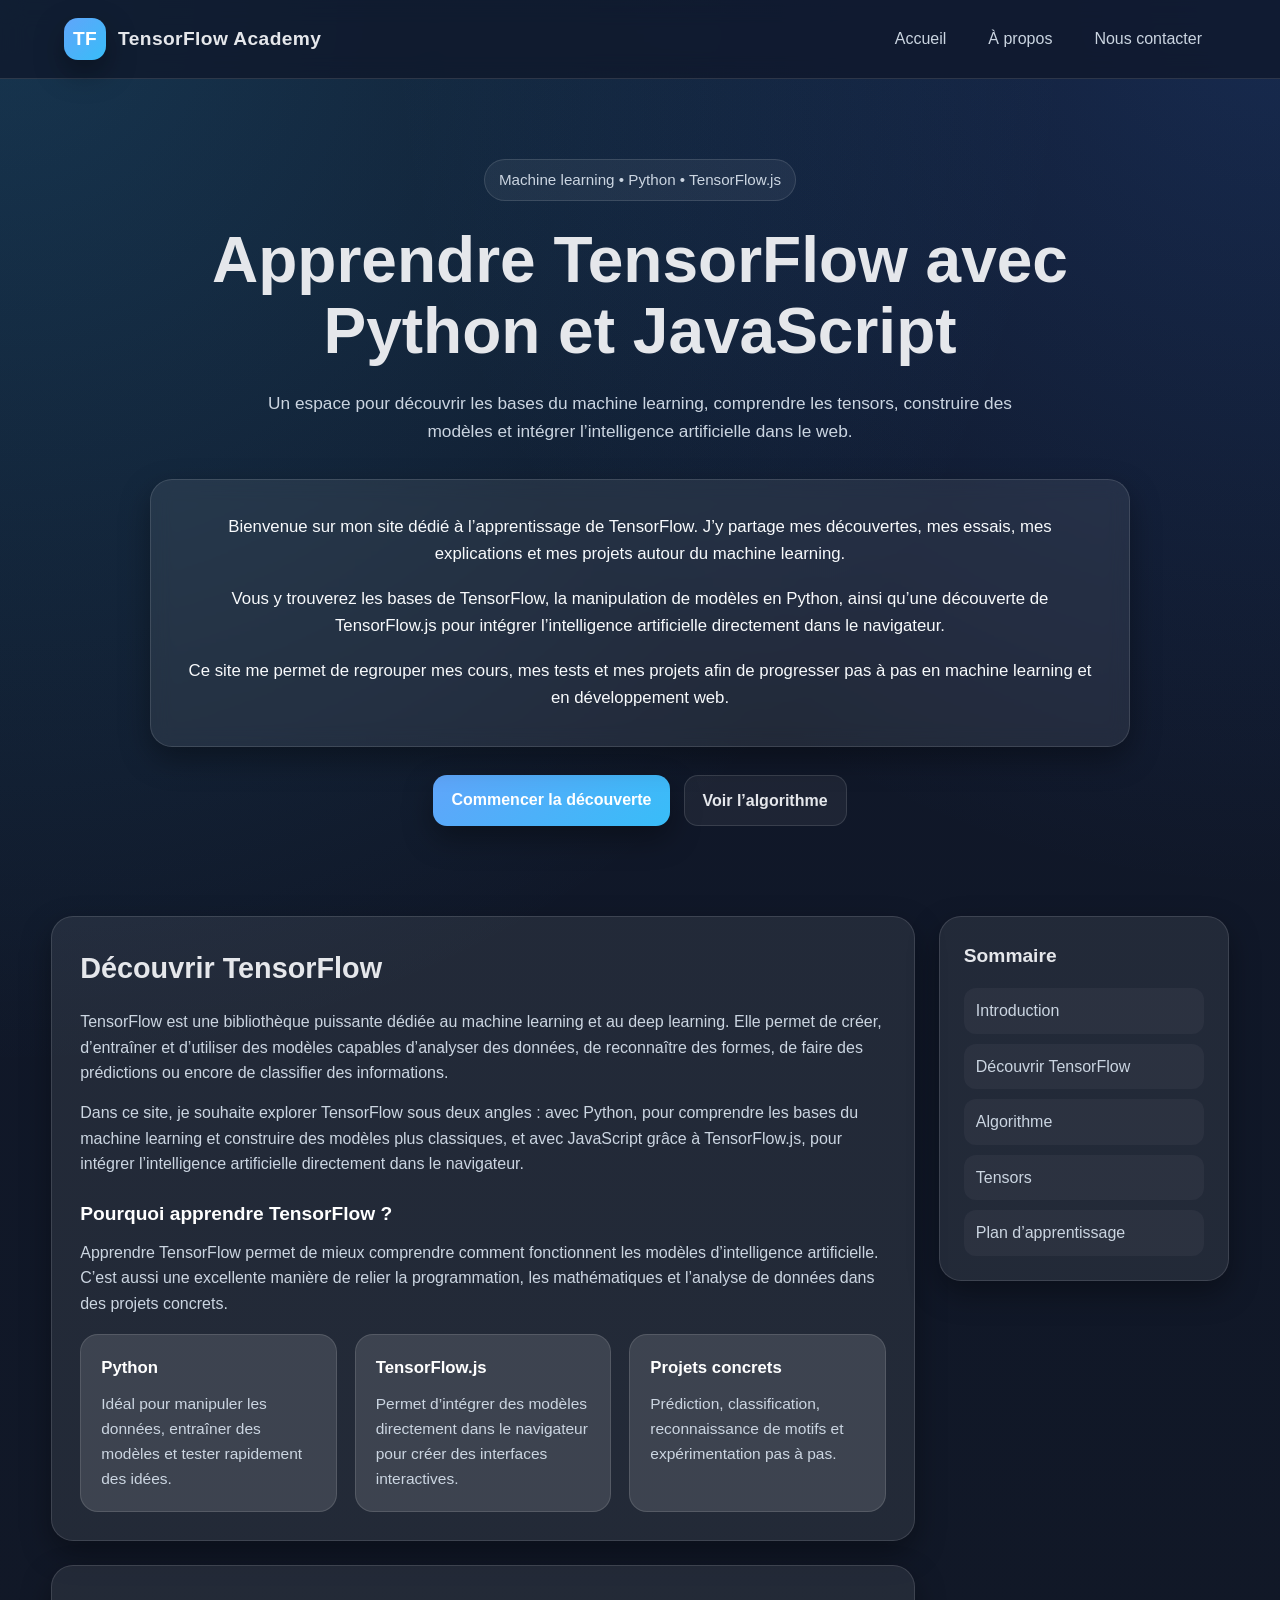
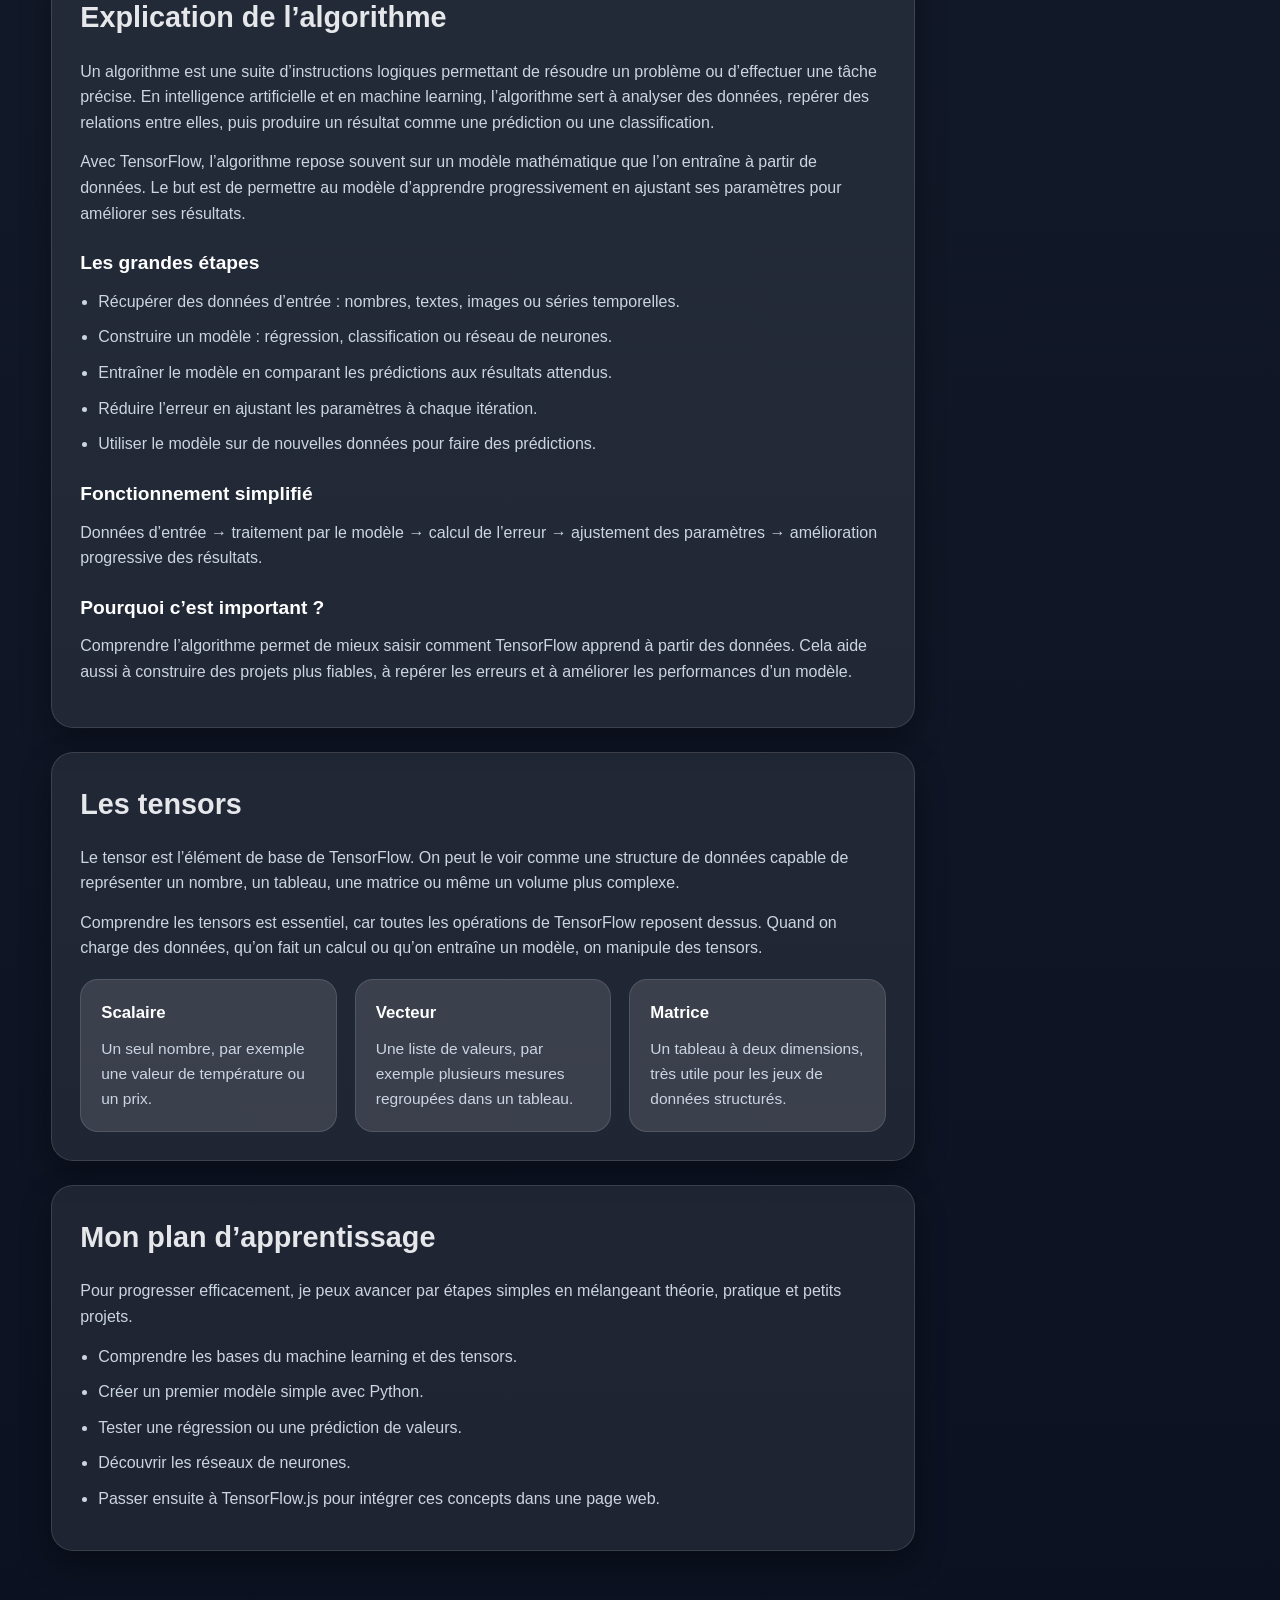
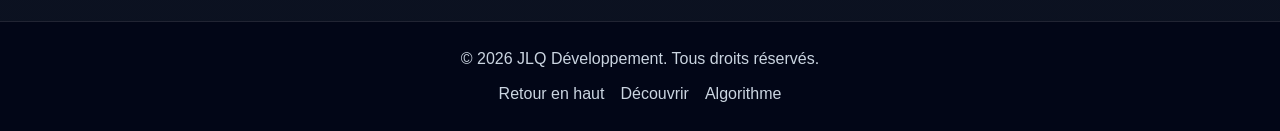
<file: test.html>
<!DOCTYPE html>
<html lang="fr">
<head>
  <meta charset="UTF-8" />
  <meta name="viewport" content="width=device-width, initial-scale=1.0" />
  <title>Apprendre TensorFlow</title>
  <style>
    * {
      margin: 0;
      padding: 0;
      box-sizing: border-box;
    }

    :root {
      --bg: #0f172a;
      --bg-soft: #111827;
      --card: rgba(255, 255, 255, 0.08);
      --card-strong: rgba(255, 255, 255, 0.12);
      --text: #e5e7eb;
      --muted: #cbd5e1;
      --accent: #60a5fa;
      --accent-2: #38bdf8;
      --border: rgba(255, 255, 255, 0.12);
      --shadow: 0 12px 30px rgba(0, 0, 0, 0.35);
      --radius: 22px;
    }

    html {
      scroll-behavior: smooth;
    }

    body {
      min-height: 100vh;
      background:
        radial-gradient(circle at top left, rgba(56, 189, 248, 0.18), transparent 30%),
        radial-gradient(circle at top right, rgba(59, 130, 246, 0.18), transparent 25%),
        linear-gradient(180deg, #0f172a 0%, #111827 50%, #0b1120 100%);
      color: var(--text);
      font-family: Arial, Helvetica, sans-serif;
      display: flex;
      flex-direction: column;
      line-height: 1.6;
    }

    img {
      max-width: 100%;
      display: block;
    }

    a {
      color: var(--text);
      text-decoration: none;
    }

    .header {
      position: sticky;
      top: 0;
      z-index: 1000;
      width: 100%;
      display: flex;
      justify-content: space-between;
      align-items: center;
      padding: 18px 5%;
      background: rgba(15, 23, 42, 0.75);
      backdrop-filter: blur(12px);
      -webkit-backdrop-filter: blur(12px);
      border-bottom: 1px solid var(--border);
    }

    .logo {
      display: flex;
      align-items: center;
      gap: 12px;
      font-size: 1.2rem;
      font-weight: 700;
      letter-spacing: 0.4px;
    }

    .logo-badge {
      width: 42px;
      height: 42px;
      border-radius: 14px;
      display: grid;
      place-items: center;
      background: linear-gradient(135deg, var(--accent), var(--accent-2));
      color: white;
      font-weight: 800;
      box-shadow: var(--shadow);
    }

    .nav ul {
      list-style: none;
      display: flex;
      flex-direction: row;
      align-items: center;
      gap: 14px;
    }

    .nav a {
      padding: 10px 14px;
      border-radius: 12px;
      transition: 0.25s ease;
      color: var(--muted);
    }

    .nav a:hover {
      background: rgba(255, 255, 255, 0.08);
      color: white;
    }

    .titre {
      min-height: 88vh;
      display: flex;
      flex-direction: column;
      justify-content: center;
      align-items: center;
      text-align: center;
      padding: 80px 20px 60px;
    }

    .hero-badge {
      display: inline-flex;
      align-items: center;
      gap: 8px;
      padding: 8px 14px;
      border: 1px solid var(--border);
      border-radius: 999px;
      background: rgba(255, 255, 255, 0.06);
      color: var(--muted);
      margin-bottom: 24px;
      font-size: 0.95rem;
    }

    h1 {
      font-size: clamp(2.2rem, 5vw, 4.4rem);
      line-height: 1.1;
      max-width: 920px;
      margin-bottom: 24px;
    }

    .subtitle {
      max-width: 760px;
      font-size: 1.08rem;
      color: var(--muted);
      margin-bottom: 34px;
    }

    .intro {
      width: min(100%, 980px);
      background: var(--card);
      border: 1px solid var(--border);
      border-radius: var(--radius);
      box-shadow: var(--shadow);
      backdrop-filter: blur(10px);
      -webkit-backdrop-filter: blur(10px);
      padding: 34px;
      display: grid;
      gap: 18px;
    }

    .intro p {
      color: #f8fafc;
      font-size: 1.05rem;
    }

    .hero-actions {
      margin-top: 28px;
      display: flex;
      gap: 14px;
      flex-wrap: wrap;
      justify-content: center;
    }

    .btn {
      padding: 12px 18px;
      border-radius: 14px;
      font-weight: 700;
      border: 1px solid var(--border);
      transition: 0.25s ease;
    }

    .btn-primary {
      background: linear-gradient(135deg, var(--accent), var(--accent-2));
      color: white;
      border: none;
      box-shadow: var(--shadow);
    }

    .btn-secondary {
      background: rgba(255, 255, 255, 0.06);
      color: var(--text);
    }

    .btn:hover {
      transform: translateY(-2px);
    }

    .main {
      width: min(1280px, 92%);
      margin: 0 auto;
      padding: 30px 0 70px;
      display: grid;
      grid-template-columns: minmax(0, 1fr) 290px;
      gap: 24px;
      flex: 1;
    }

    .contenu {
      display: grid;
      gap: 24px;
    }

    .bloc {
      background: var(--card);
      border: 1px solid var(--border);
      border-radius: var(--radius);
      padding: 28px;
      box-shadow: var(--shadow);
    }

    .bloc h2 {
      font-size: 1.8rem;
      margin-bottom: 18px;
    }

    .bloc h3 {
      margin-top: 22px;
      margin-bottom: 10px;
      color: #ffffff;
      font-size: 1.2rem;
    }

    .bloc p {
      color: var(--muted);
      margin-bottom: 14px;
    }

    .cards {
      display: grid;
      grid-template-columns: repeat(3, minmax(0, 1fr));
      gap: 18px;
      margin-top: 18px;
    }

    .card {
      background: var(--card-strong);
      border: 1px solid var(--border);
      border-radius: 18px;
      padding: 20px;
    }

    .card h4 {
      margin-bottom: 10px;
      font-size: 1.05rem;
      color: #fff;
    }

    .card p {
      margin-bottom: 0;
      font-size: 0.97rem;
    }

    .liste {
      padding-left: 18px;
      color: var(--muted);
    }

    .liste li {
      margin-bottom: 10px;
    }

    .aside {
      position: relative;
    }

    .sommaire {
      position: sticky;
      top: 100px;
      background: var(--card);
      border: 1px solid var(--border);
      border-radius: var(--radius);
      padding: 24px;
      box-shadow: var(--shadow);
    }

    .sommaire h3 {
      margin-bottom: 16px;
      font-size: 1.2rem;
    }

    .sommaire ul {
      list-style: none;
      display: flex;
      flex-direction: column;
      gap: 10px;
    }

    .sommaire a {
      display: block;
      padding: 10px 12px;
      border-radius: 12px;
      background: rgba(255, 255, 255, 0.04);
      color: var(--muted);
      transition: 0.25s ease;
    }

    .sommaire a:hover {
      background: rgba(255, 255, 255, 0.08);
      color: white;
      transform: translateX(4px);
    }

    footer {
      margin-top: auto;
      border-top: 1px solid var(--border);
      background: rgba(2, 6, 23, 0.95);
      padding: 24px 5%;
      text-align: center;
      color: var(--muted);
    }

    .footer-links {
      margin-top: 10px;
      display: flex;
      justify-content: center;
      gap: 16px;
      flex-wrap: wrap;
    }

    .footer-links a {
      color: var(--muted);
    }

    .footer-links a:hover {
      color: white;
    }

    @media (max-width: 980px) {
      .main {
        grid-template-columns: 1fr;
      }

      .aside {
        order: -1;
      }

      .sommaire {
        position: static;
      }

      .cards {
        grid-template-columns: 1fr;
      }
    }

    @media (max-width: 760px) {
      .header {
        flex-direction: column;
        gap: 14px;
        padding: 16px;
      }

      .nav ul {
        flex-wrap: wrap;
        justify-content: center;
      }

      .titre {
        min-height: auto;
        padding-top: 60px;
      }

      .intro,
      .bloc,
      .sommaire {
        padding: 22px;
      }
    }
  </style>
</head>
<body>
  <header class="header">
    <div class="logo">
      <div class="logo-badge">TF</div>
      <span>TensorFlow Academy</span>
    </div>

    <div class="nav">
      <nav>
        <ul>
          <li><a href="#intro">Accueil</a></li>
          <li><a href="#decouvrir">À propos</a></li>
          <li><a href="#footer">Nous contacter</a></li>
        </ul>
      </nav>
    </div>
  </header>

  <section class="titre">
    <div class="hero-badge">Machine learning • Python • TensorFlow.js</div>
    <h1>Apprendre TensorFlow avec Python et JavaScript</h1>
    <p class="subtitle">
      Un espace pour découvrir les bases du machine learning, comprendre les tensors,
      construire des modèles et intégrer l’intelligence artificielle dans le web.
    </p>

    <div class="intro" id="intro">
      <p>
        Bienvenue sur mon site dédié à l’apprentissage de TensorFlow. J’y partage mes découvertes,
        mes essais, mes explications et mes projets autour du machine learning.
      </p>

      <p>
        Vous y trouverez les bases de TensorFlow, la manipulation de modèles en Python,
        ainsi qu’une découverte de TensorFlow.js pour intégrer l’intelligence artificielle
        directement dans le navigateur.
      </p>

      <p>
        Ce site me permet de regrouper mes cours, mes tests et mes projets afin de progresser
        pas à pas en machine learning et en développement web.
      </p>
    </div>

    <div class="hero-actions">
      <a class="btn btn-primary" href="#decouvrir">Commencer la découverte</a>
      <a class="btn btn-secondary" href="#algorithme">Voir l’algorithme</a>
    </div>
  </section>

  <main class="main">
    <section class="contenu">
      <section class="bloc principal" id="decouvrir">
        <h2>Découvrir TensorFlow</h2>

        <p>
          TensorFlow est une bibliothèque puissante dédiée au machine learning et au deep learning.
          Elle permet de créer, d’entraîner et d’utiliser des modèles capables d’analyser des données,
          de reconnaître des formes, de faire des prédictions ou encore de classifier des informations.
        </p>

        <p>
          Dans ce site, je souhaite explorer TensorFlow sous deux angles : avec Python, pour comprendre
          les bases du machine learning et construire des modèles plus classiques, et avec JavaScript grâce
          à TensorFlow.js, pour intégrer l’intelligence artificielle directement dans le navigateur.
        </p>

        <h3>Pourquoi apprendre TensorFlow ?</h3>
        <p>
          Apprendre TensorFlow permet de mieux comprendre comment fonctionnent les modèles d’intelligence
          artificielle. C’est aussi une excellente manière de relier la programmation, les mathématiques
          et l’analyse de données dans des projets concrets.
        </p>

        <div class="cards">
          <article class="card">
            <h4>Python</h4>
            <p>Idéal pour manipuler les données, entraîner des modèles et tester rapidement des idées.</p>
          </article>
          <article class="card">
            <h4>TensorFlow.js</h4>
            <p>Permet d’intégrer des modèles directement dans le navigateur pour créer des interfaces interactives.</p>
          </article>
          <article class="card">
            <h4>Projets concrets</h4>
            <p>Prédiction, classification, reconnaissance de motifs et expérimentation pas à pas.</p>
          </article>
        </div>
      </section>

      <section class="bloc" id="algorithme">
        <h2>Explication de l’algorithme</h2>

        <p>
          Un algorithme est une suite d’instructions logiques permettant de résoudre un problème ou
          d’effectuer une tâche précise. En intelligence artificielle et en machine learning,
          l’algorithme sert à analyser des données, repérer des relations entre elles,
          puis produire un résultat comme une prédiction ou une classification.
        </p>

        <p>
          Avec TensorFlow, l’algorithme repose souvent sur un modèle mathématique que l’on entraîne
          à partir de données. Le but est de permettre au modèle d’apprendre progressivement en ajustant
          ses paramètres pour améliorer ses résultats.
        </p>

        <h3>Les grandes étapes</h3>
        <ul class="liste">
          <li>Récupérer des données d’entrée : nombres, textes, images ou séries temporelles.</li>
          <li>Construire un modèle : régression, classification ou réseau de neurones.</li>
          <li>Entraîner le modèle en comparant les prédictions aux résultats attendus.</li>
          <li>Réduire l’erreur en ajustant les paramètres à chaque itération.</li>
          <li>Utiliser le modèle sur de nouvelles données pour faire des prédictions.</li>
        </ul>

        <h3>Fonctionnement simplifié</h3>
        <p>
          Données d’entrée → traitement par le modèle → calcul de l’erreur → ajustement des paramètres
          → amélioration progressive des résultats.
        </p>

        <h3>Pourquoi c’est important ?</h3>
        <p>
          Comprendre l’algorithme permet de mieux saisir comment TensorFlow apprend à partir des données.
          Cela aide aussi à construire des projets plus fiables, à repérer les erreurs et à améliorer
          les performances d’un modèle.
        </p>
      </section>

      <section class="bloc" id="tensors">
        <h2>Les tensors</h2>
        <p>
          Le tensor est l’élément de base de TensorFlow. On peut le voir comme une structure de données
          capable de représenter un nombre, un tableau, une matrice ou même un volume plus complexe.
        </p>
        <p>
          Comprendre les tensors est essentiel, car toutes les opérations de TensorFlow reposent dessus.
          Quand on charge des données, qu’on fait un calcul ou qu’on entraîne un modèle, on manipule des tensors.
        </p>

        <div class="cards">
          <article class="card">
            <h4>Scalaire</h4>
            <p>Un seul nombre, par exemple une valeur de température ou un prix.</p>
          </article>
          <article class="card">
            <h4>Vecteur</h4>
            <p>Une liste de valeurs, par exemple plusieurs mesures regroupées dans un tableau.</p>
          </article>
          <article class="card">
            <h4>Matrice</h4>
            <p>Un tableau à deux dimensions, très utile pour les jeux de données structurés.</p>
          </article>
        </div>
      </section>

      <section class="bloc" id="roadmap">
        <h2>Mon plan d’apprentissage</h2>
        <p>
          Pour progresser efficacement, je peux avancer par étapes simples en mélangeant théorie,
          pratique et petits projets.
        </p>

        <ul class="liste">
          <li>Comprendre les bases du machine learning et des tensors.</li>
          <li>Créer un premier modèle simple avec Python.</li>
          <li>Tester une régression ou une prédiction de valeurs.</li>
          <li>Découvrir les réseaux de neurones.</li>
          <li>Passer ensuite à TensorFlow.js pour intégrer ces concepts dans une page web.</li>
        </ul>
      </section>
    </section>

    <aside class="aside">
      <div class="sommaire">
        <h3>Sommaire</h3>
        <ul>
          <li><a href="#intro">Introduction</a></li>
          <li><a href="#decouvrir">Découvrir TensorFlow</a></li>
          <li><a href="#algorithme">Algorithme</a></li>
          <li><a href="#tensors">Tensors</a></li>
          <li><a href="#roadmap">Plan d’apprentissage</a></li>
        </ul>
      </div>
    </aside>
  </main>

  <footer id="footer">
    <p>© <span id="year"></span> JLQ Développement. Tous droits réservés.</p>
    <div class="footer-links">
      <a href="#intro">Retour en haut</a>
      <a href="#decouvrir">Découvrir</a>
      <a href="#algorithme">Algorithme</a>
    </div>
  </footer>

  <script>
    document.getElementById('year').textContent = new Date().getFullYear();
  </script>
</body>
</html>
</file>
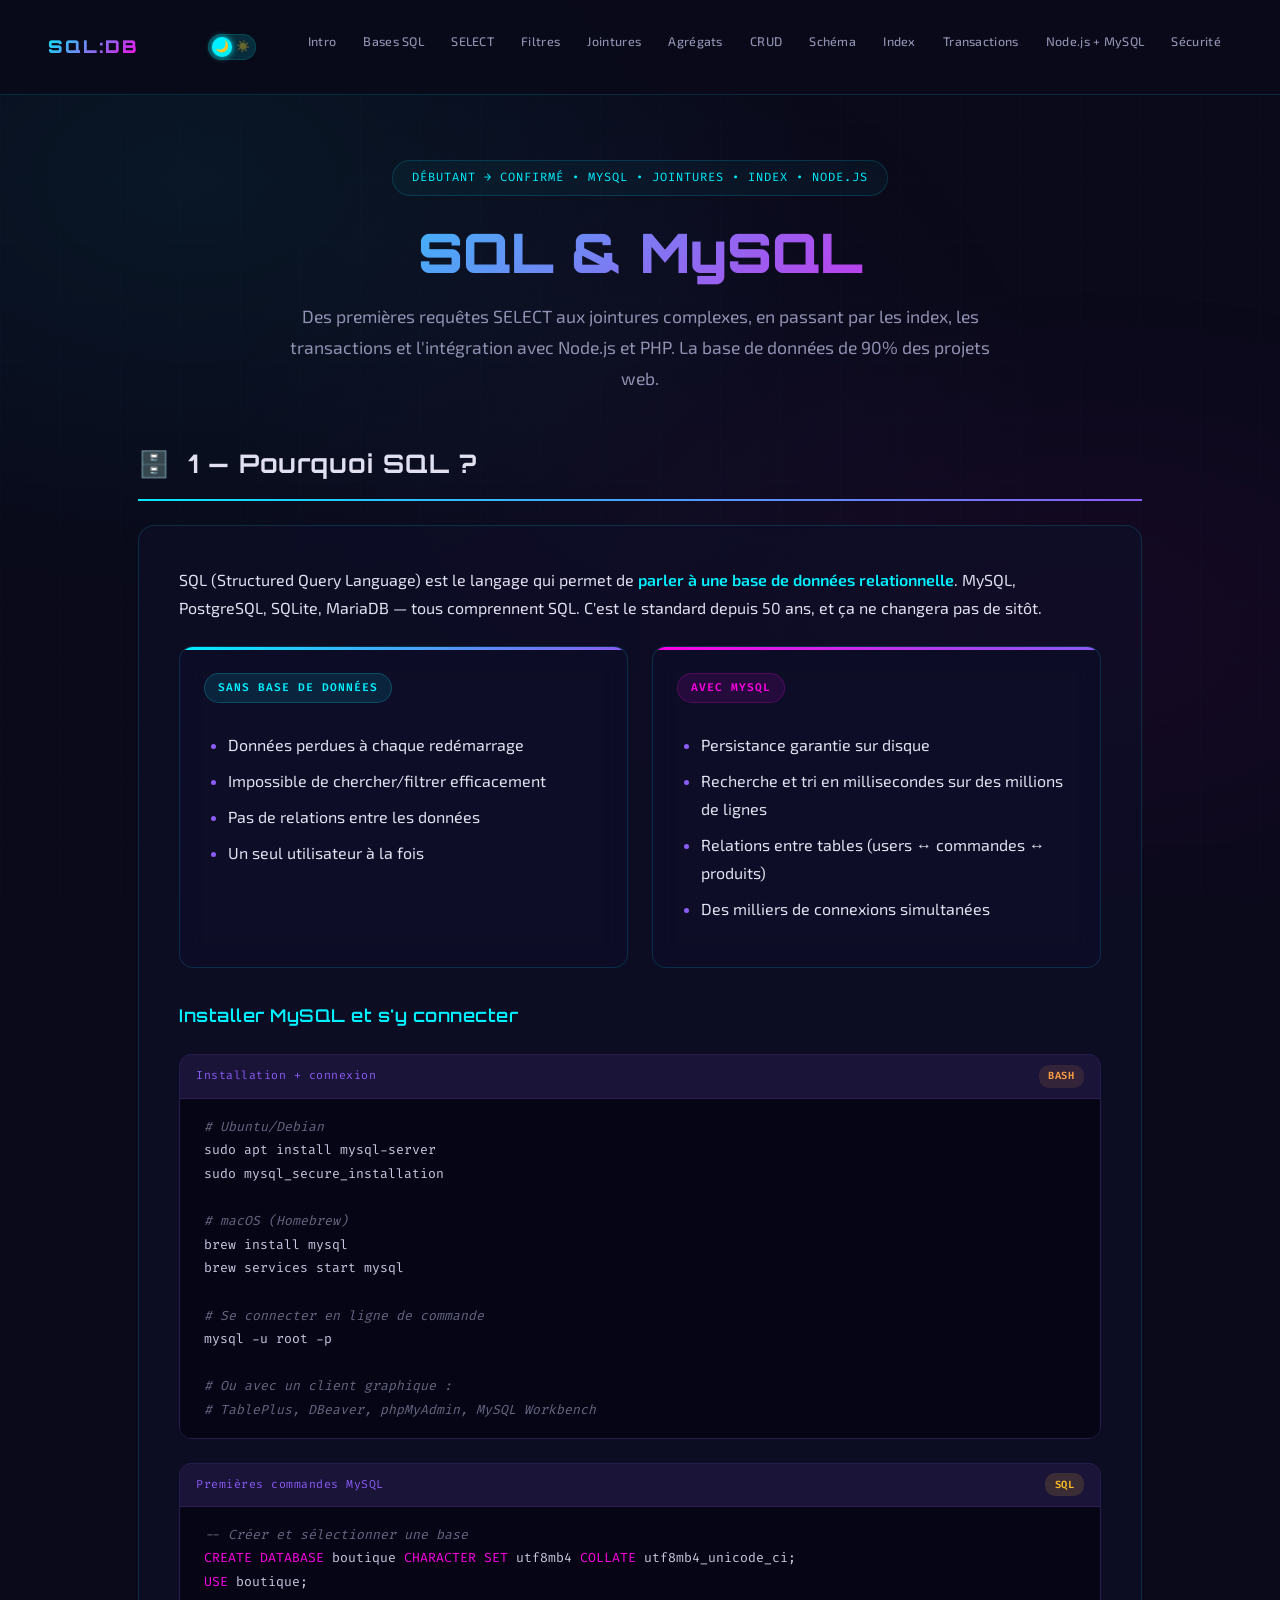
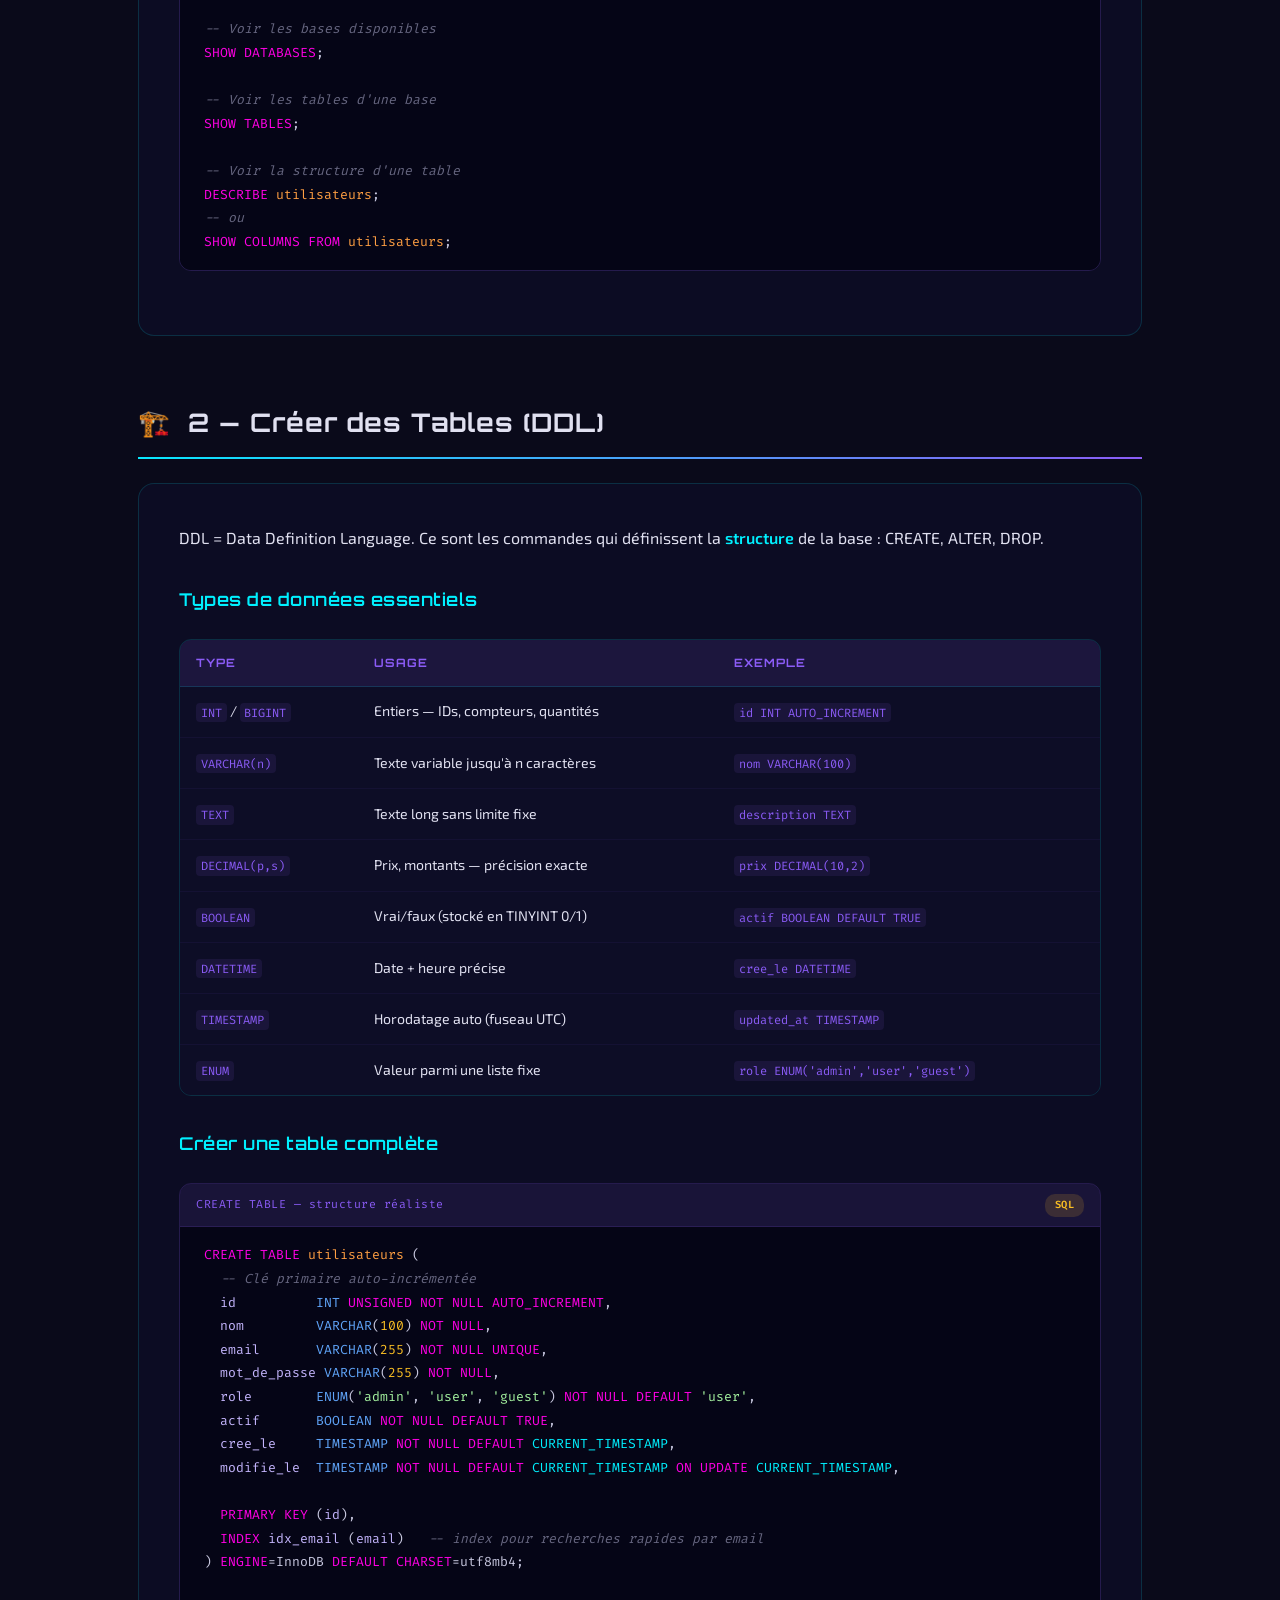
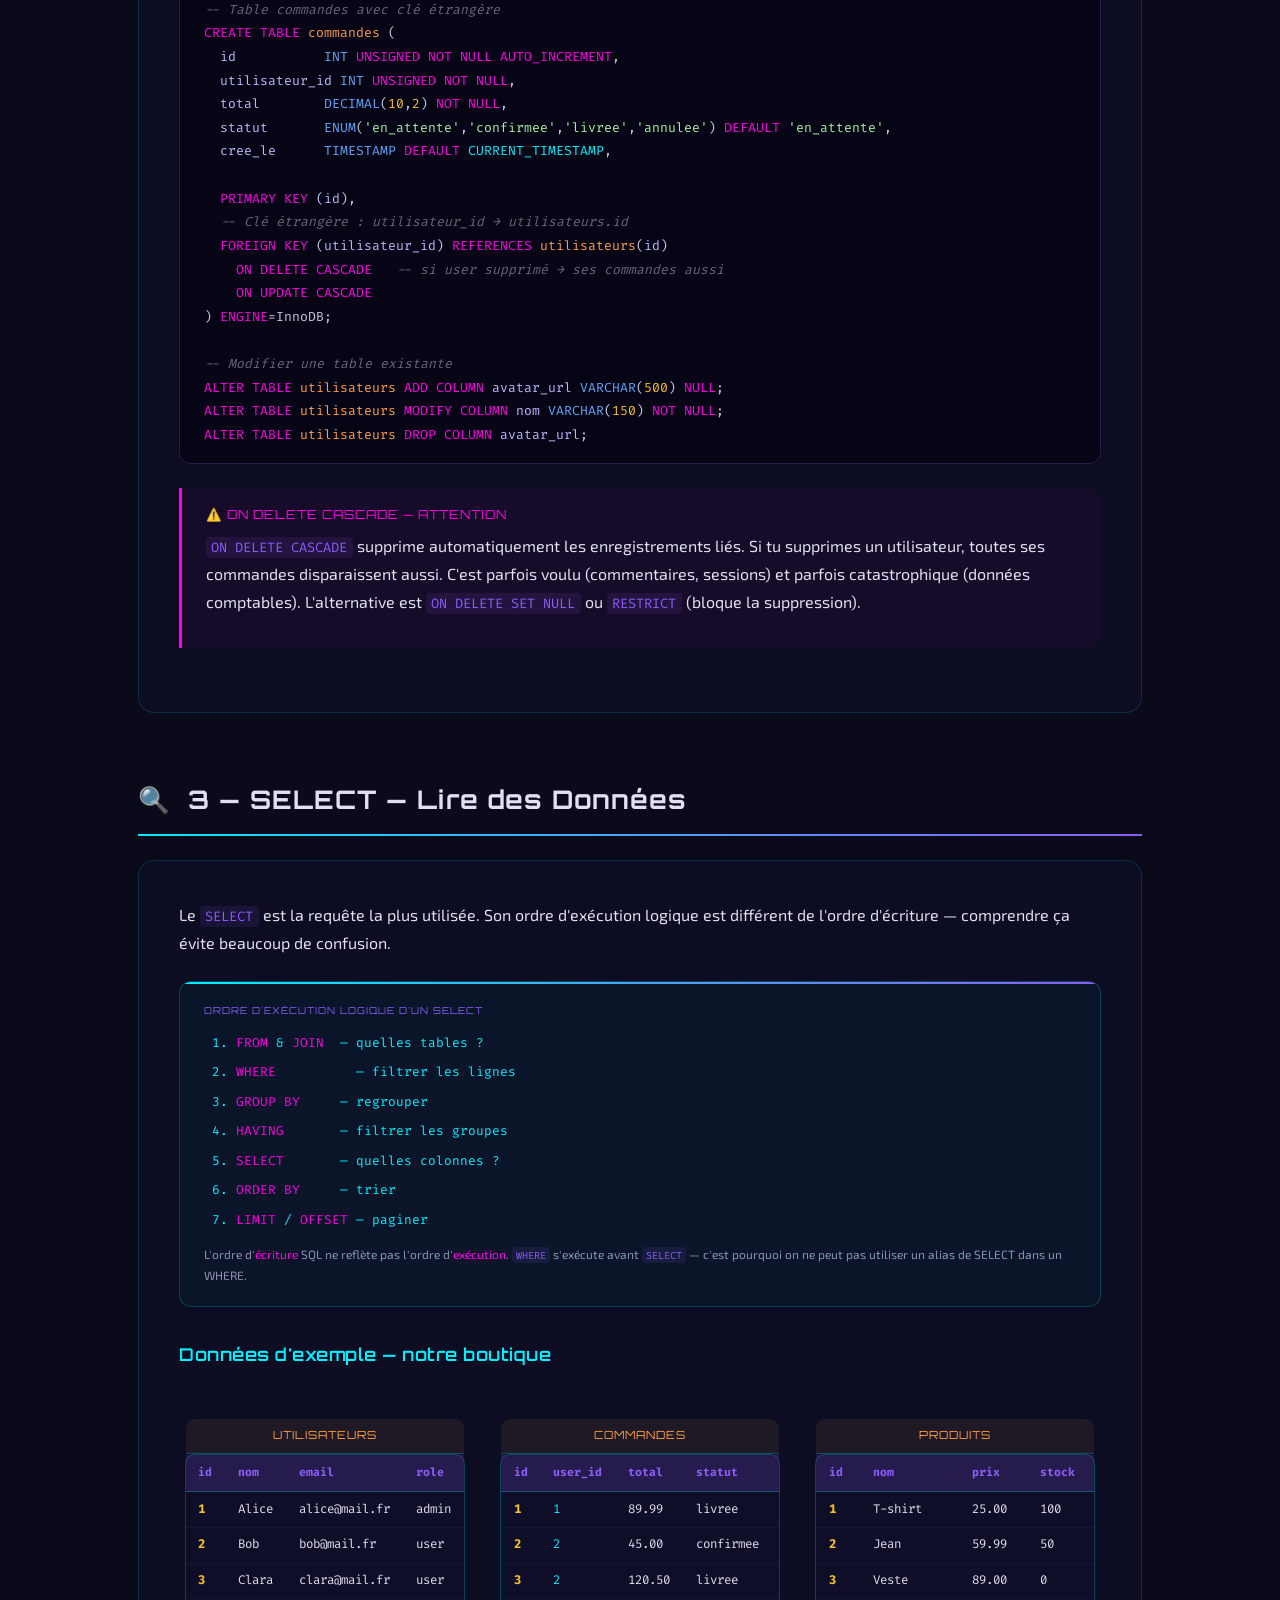
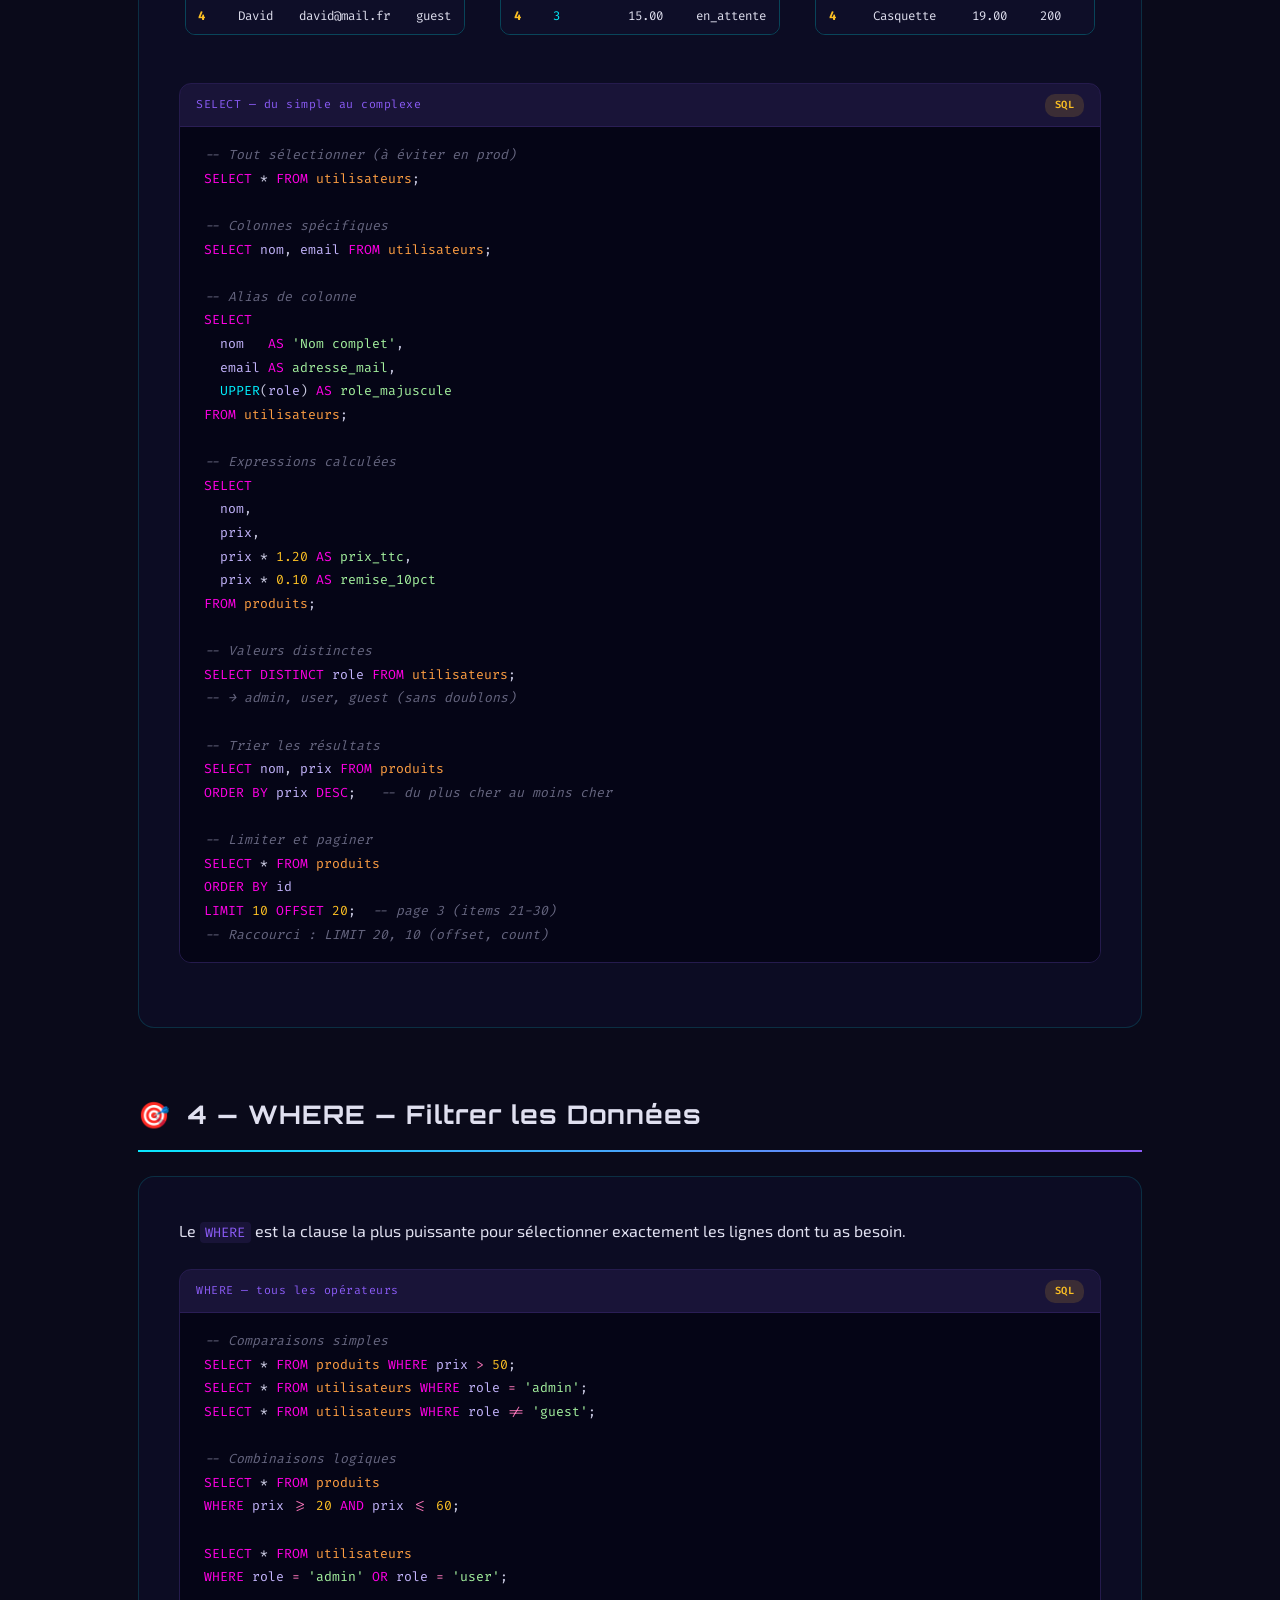
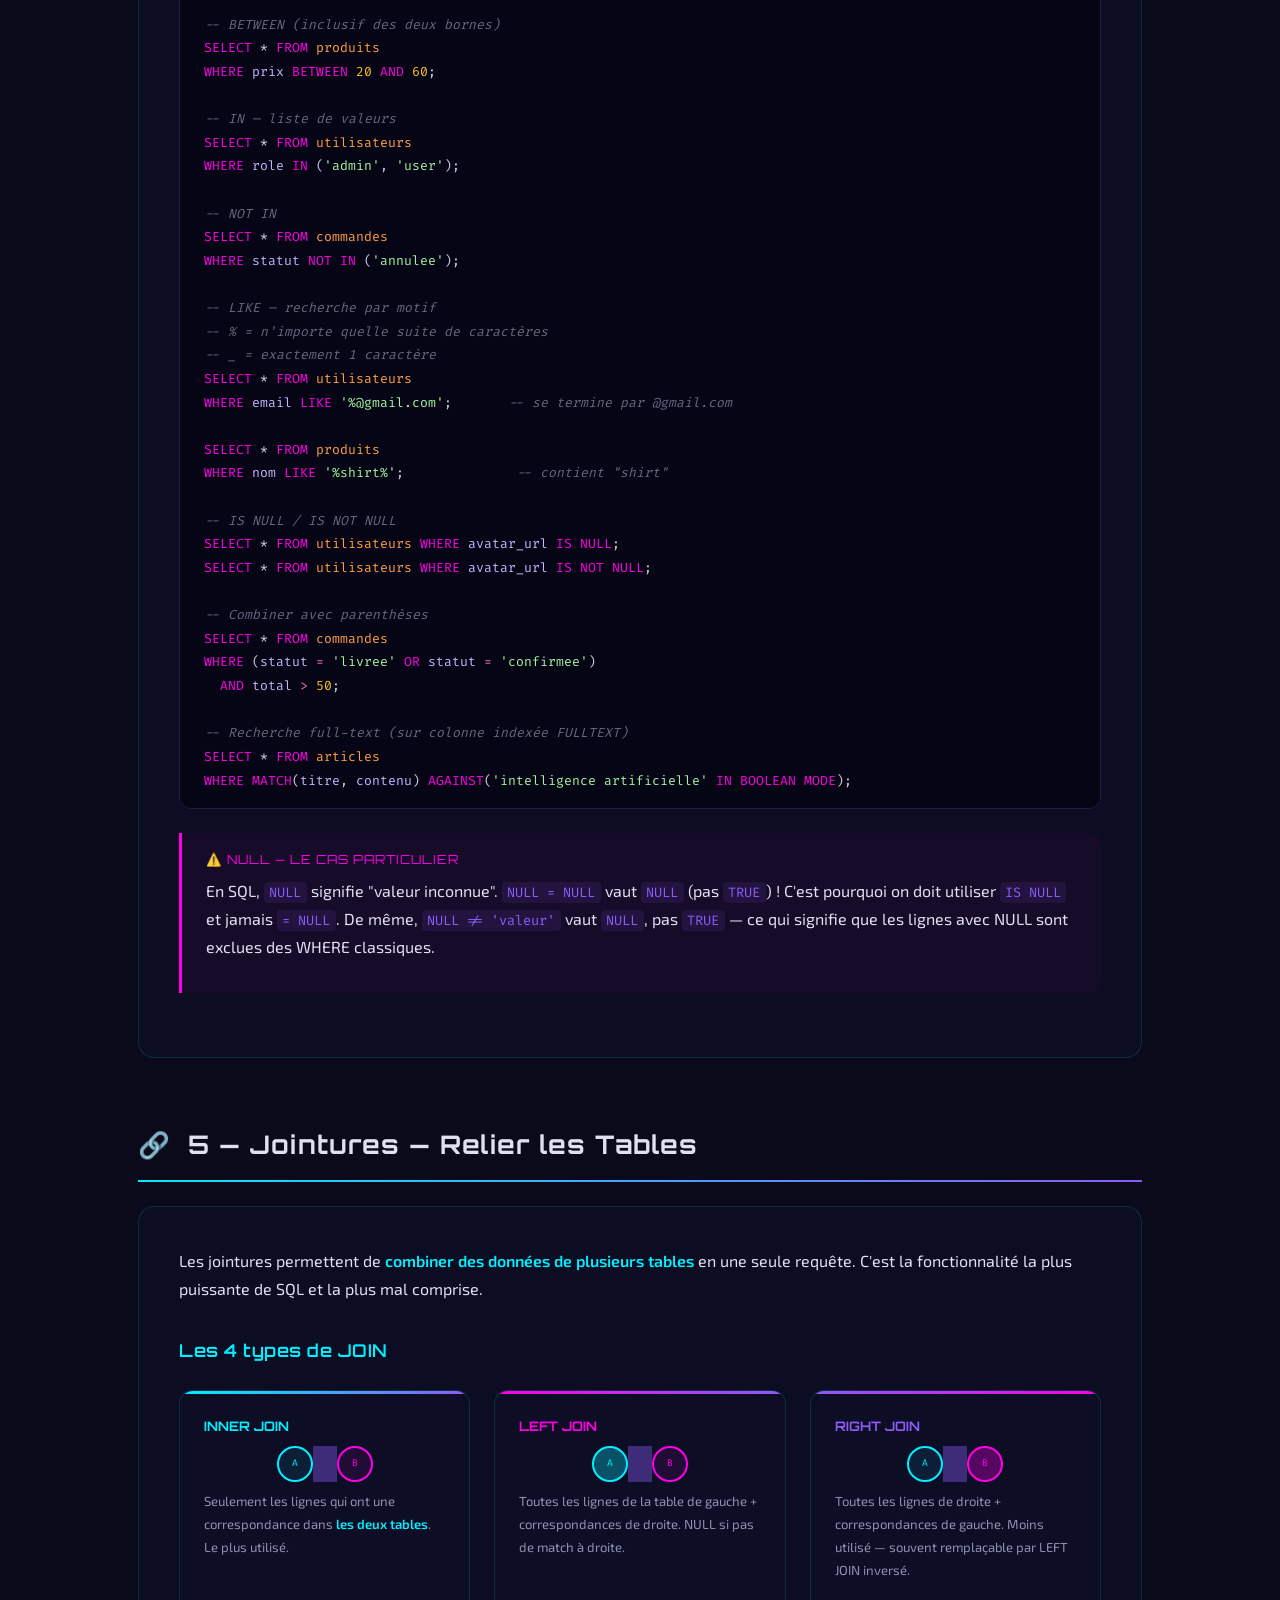
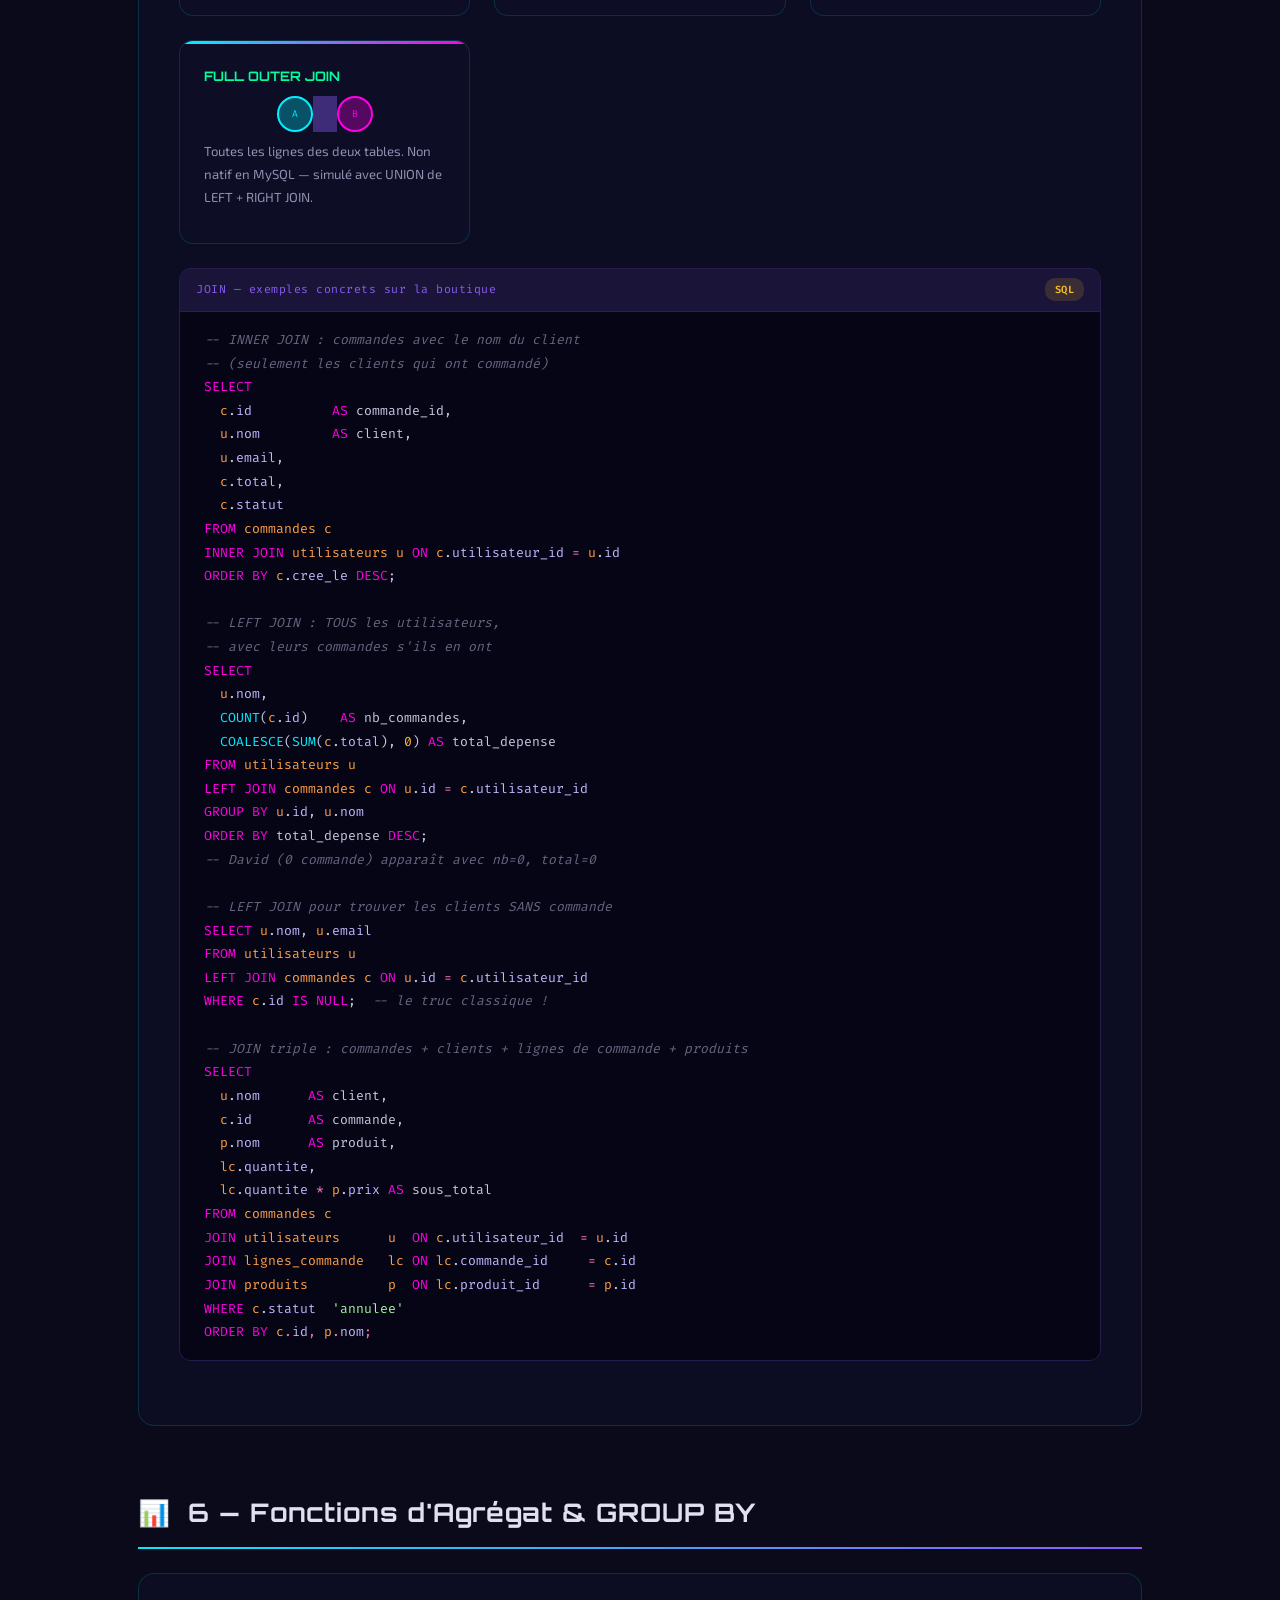
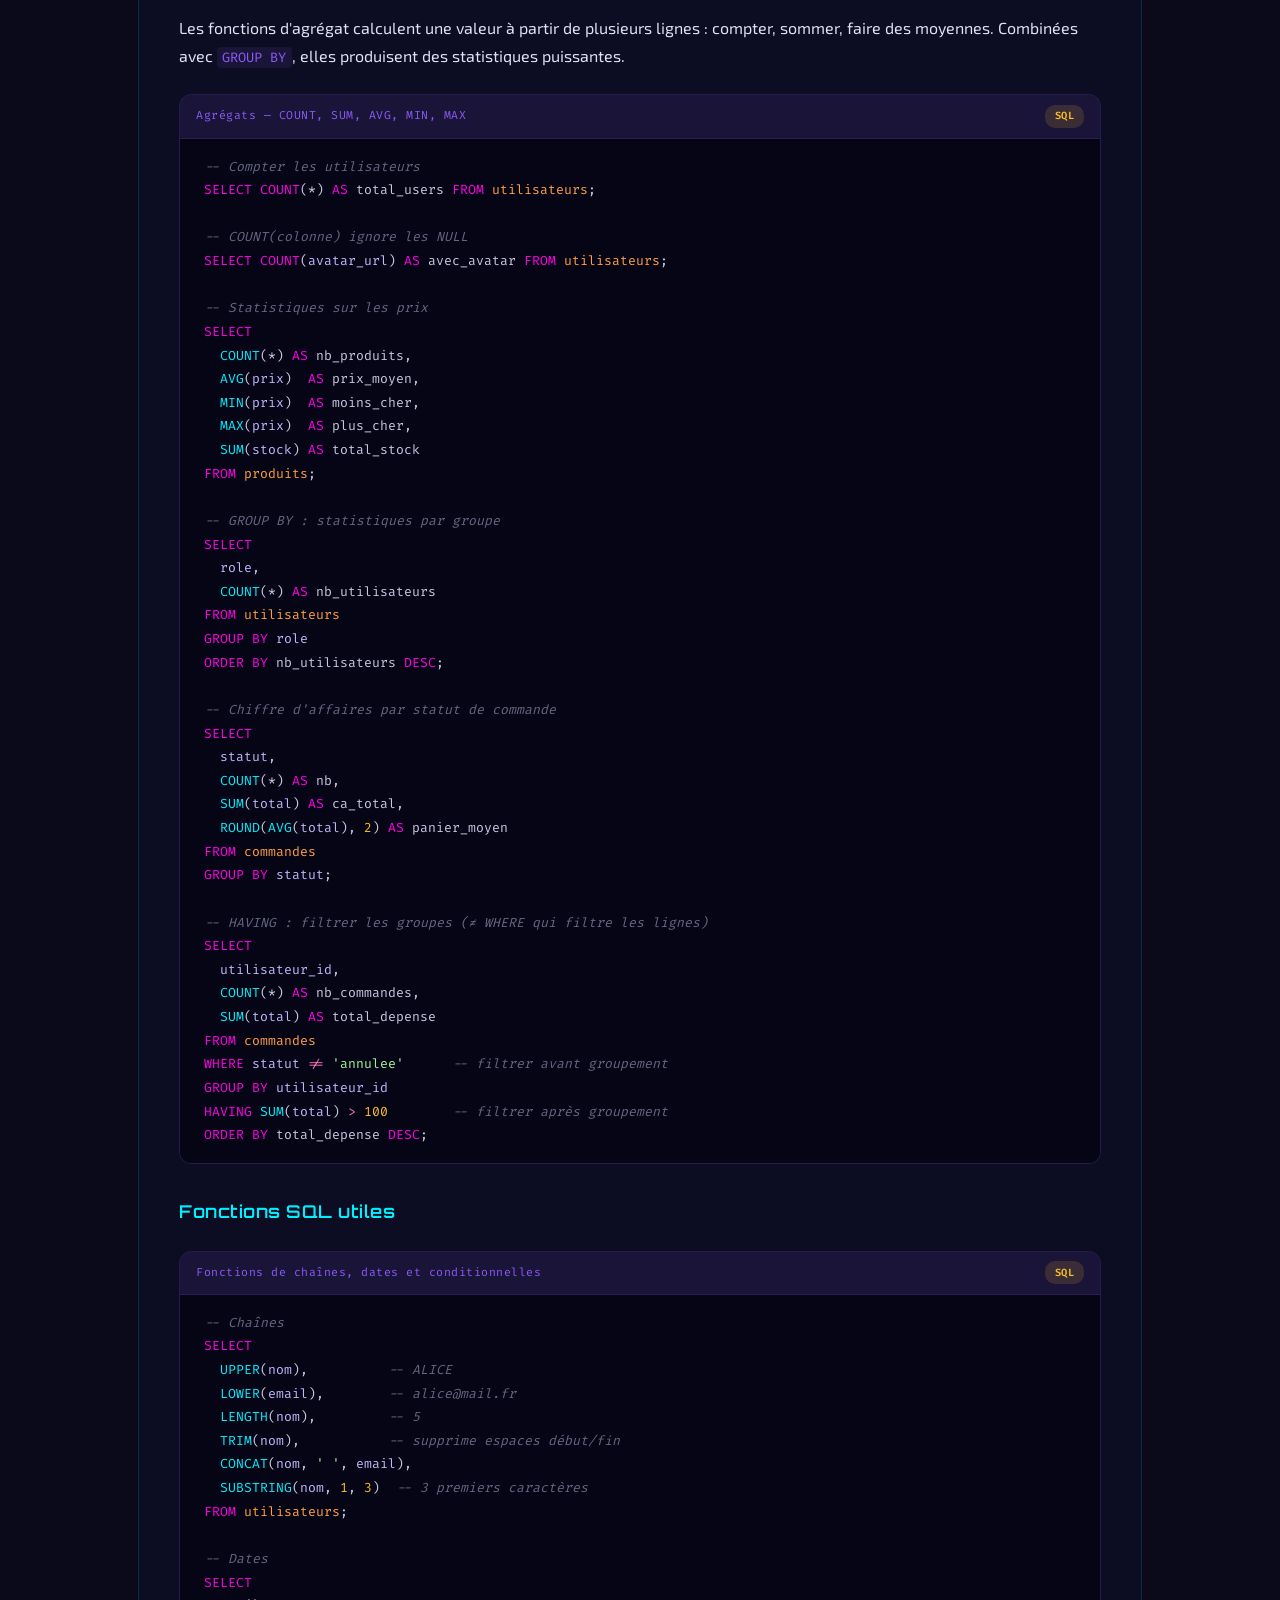
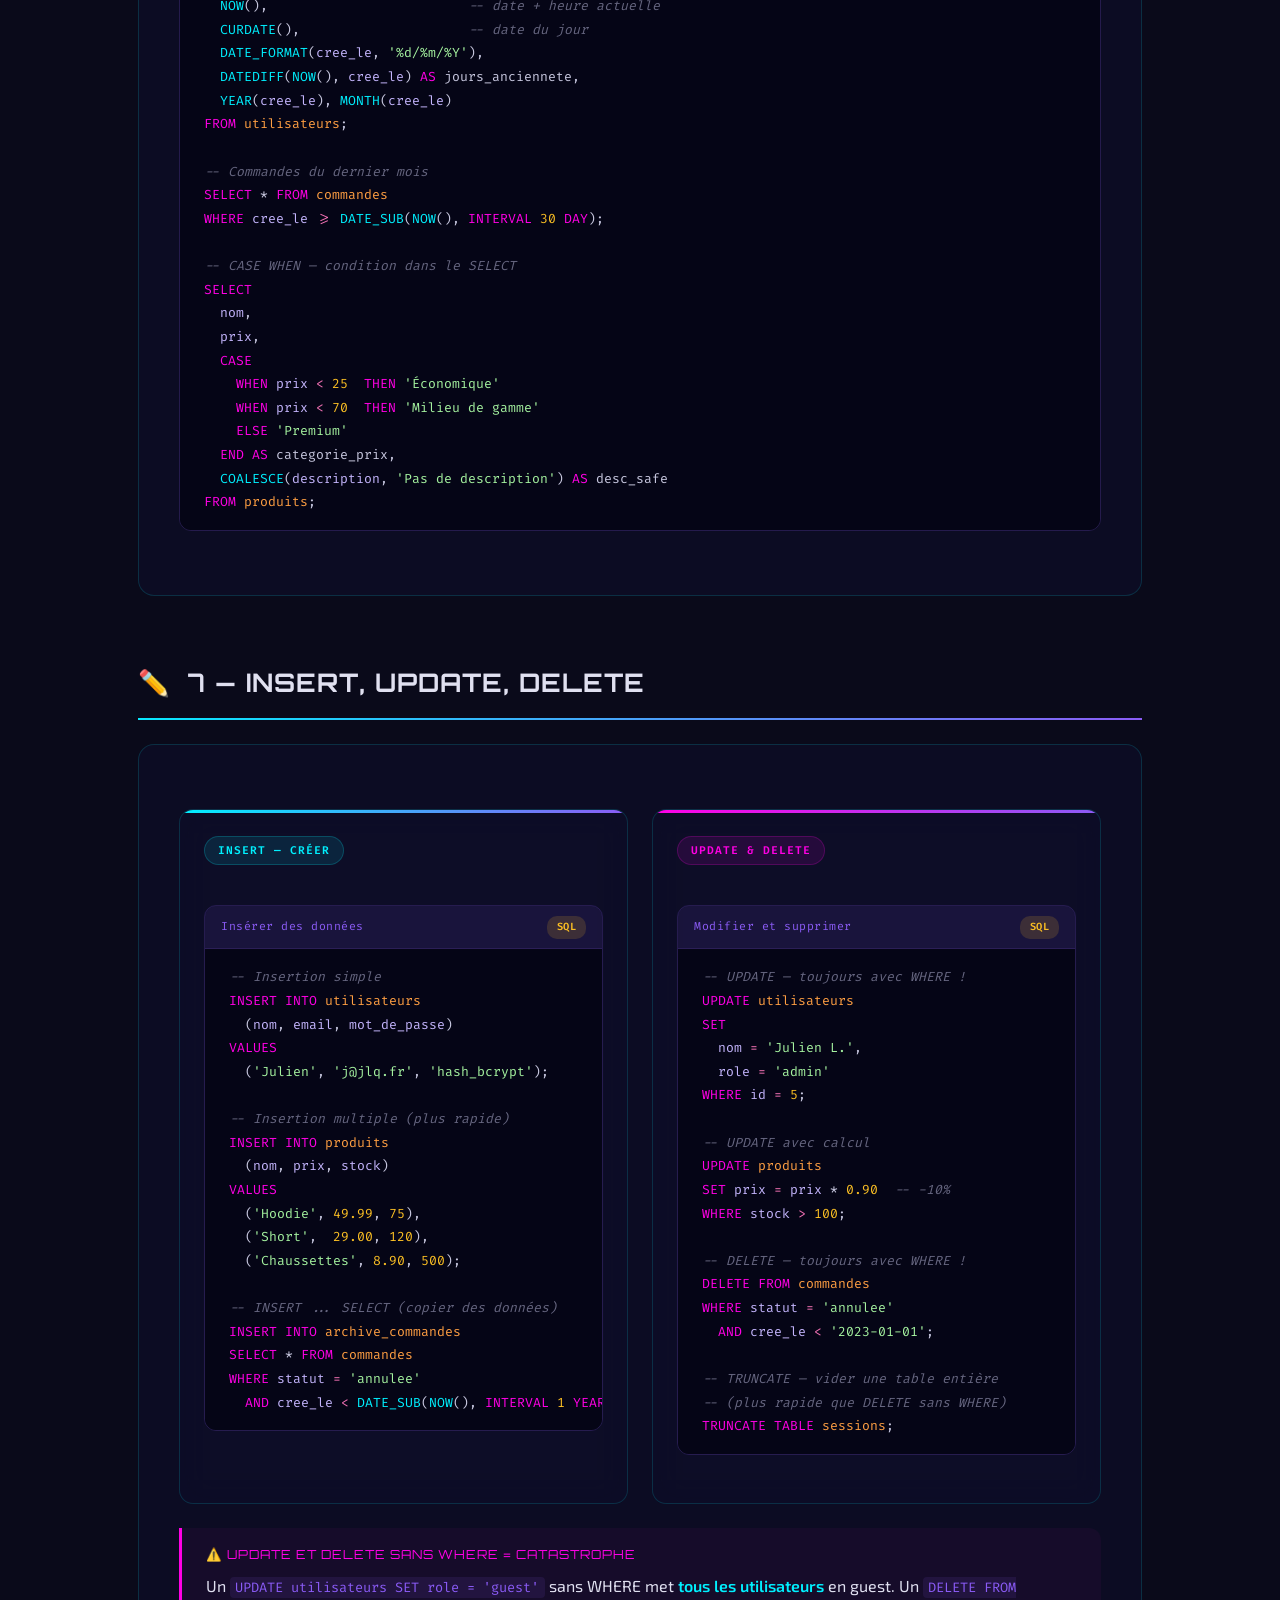
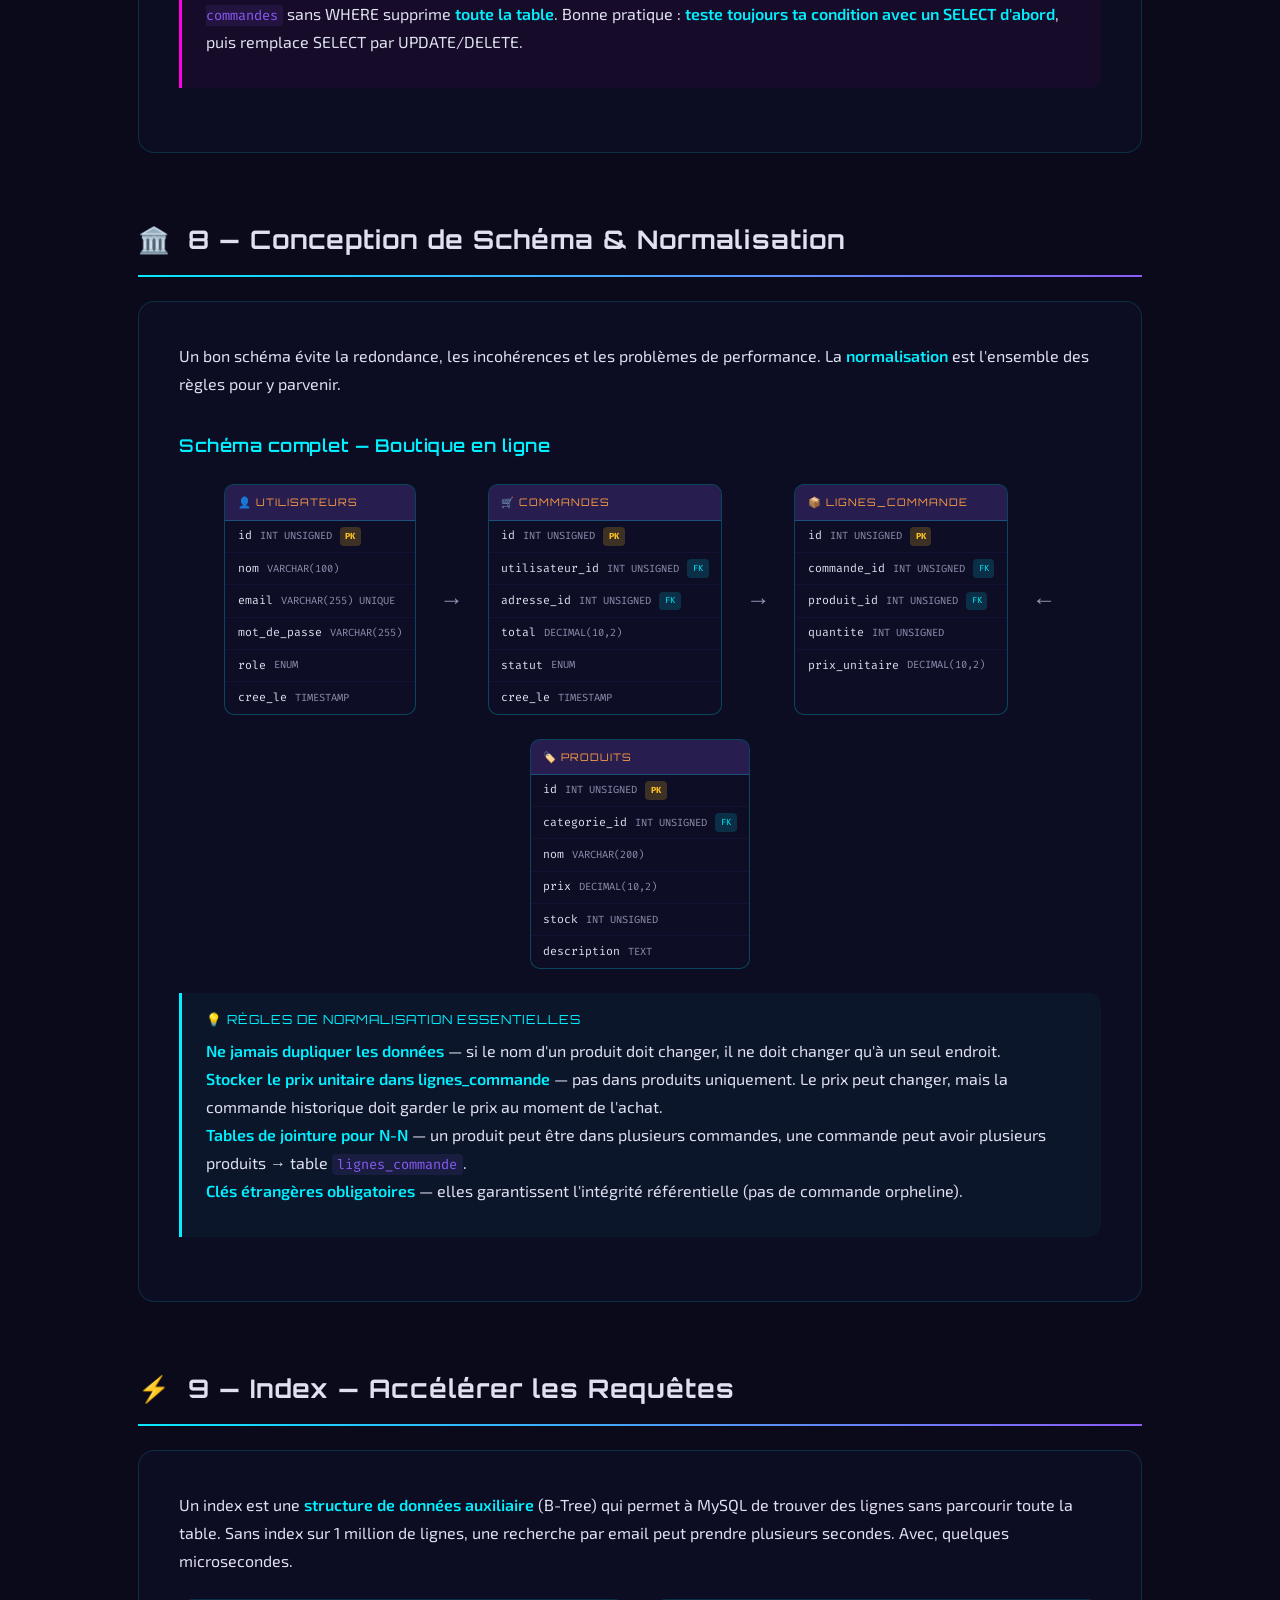
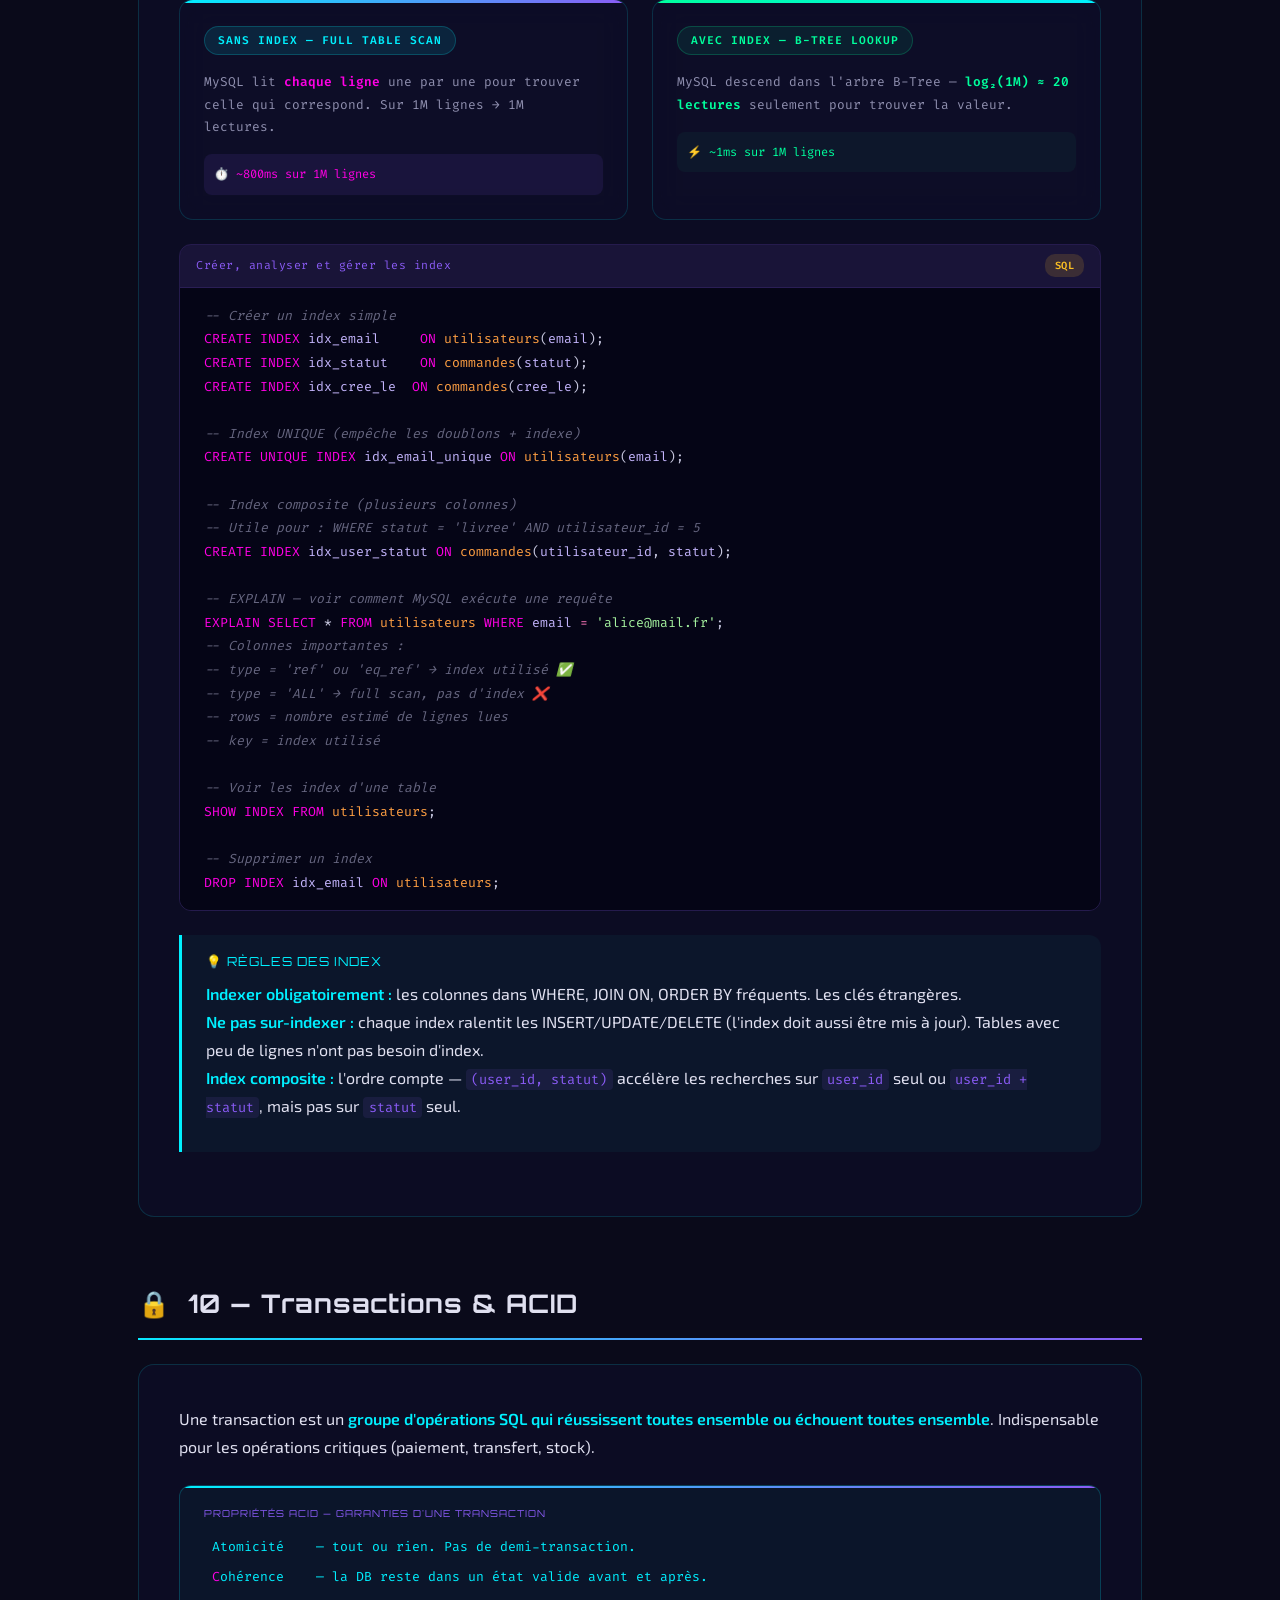
<file: liquidity/sql.html>
<!DOCTYPE html>
<html lang="fr" data-theme="dark">
<head>
<meta charset="UTF-8">
<meta name="viewport" content="width=device-width, initial-scale=1.0">
<title>SQL & MySQL — Du SELECT à l'API | CodeMaster</title>
<link rel="preconnect" href="https://fonts.googleapis.com">
<link href="https://fonts.googleapis.com/css2?family=Orbitron:wght@400;600;700;900&family=Fira+Code:wght@300;400;500;600&family=Exo+2:wght@300;400;500;600;700&display=swap" rel="stylesheet">
<style>
*,*::before,*::after{margin:0;padding:0;box-sizing:border-box;}
:root{--sp-xs:.5rem;--sp-sm:1rem;--sp-md:1.5rem;--sp-lg:2rem;--sp-xl:3rem;--sp-2xl:4rem;--container-px:2rem;--card-px:2rem;--card-radius:16px;}
[data-theme="dark"]{
  --cyan:#00f0ff;--magenta:#ff00e5;--violet:#8b5cf6;--green:#00ff9d;--orange:#ff9f43;--yellow:#fbbf24;
  --bg:#0a0a1a;--card-bg:rgba(15,15,40,0.65);--glass-border:rgba(0,240,255,0.15);
  --text:#e0e0f0;--text-muted:#9090b0;--text-heading:#e0e0f0;--nav-bg:rgba(10,10,26,0.92);
  --code-bg:rgba(5,5,20,0.9);--code-text:#c8c8e0;--code-border:rgba(139,92,246,0.2);
  --code-header-bg:rgba(139,92,246,0.1);--code-header-border:rgba(139,92,246,0.15);
  --table-header-bg:rgba(139,92,246,0.12);--table-row-hover:rgba(0,240,255,0.04);
  --table-row-border:rgba(139,92,246,0.06);--tip-bg:rgba(0,240,255,0.04);
  --tip-warn-bg:rgba(255,0,229,0.04);--tip-green-bg:rgba(0,255,157,0.04);
  --gradient-1:linear-gradient(135deg,var(--cyan),var(--violet));
  --gradient-2:linear-gradient(135deg,var(--magenta),var(--violet));
  --gradient-3:linear-gradient(135deg,var(--cyan),var(--magenta));
  --glow-cyan:rgba(0,240,255,0.06);--glow-magenta:rgba(255,0,229,0.05);--glow-violet:rgba(139,92,246,0.04);
  --grid-line:rgba(0,240,255,0.5);--grid-opacity:.03;--scrollbar-track:#0a0a1a;
  --shadow-card:0 0 30px rgba(0,240,255,0.05);--nav-link-hover:rgba(0,240,255,0.08);
  --formula-bg:rgba(0,240,255,0.04);--formula-border:rgba(0,240,255,0.2);
  --math-bg:rgba(139,92,246,0.06);--math-border:rgba(139,92,246,0.25);
  --tag-a-bg:rgba(0,240,255,0.1);--tag-a-border:rgba(0,240,255,0.2);
  --tag-b-bg:rgba(255,0,229,0.1);--tag-b-border:rgba(255,0,229,0.2);
  --tag-c-bg:rgba(139,92,246,0.12);--tag-c-border:rgba(139,92,246,0.25);
  --tag-d-bg:rgba(0,255,157,0.08);--tag-d-border:rgba(0,255,157,0.2);
  --db-cell:rgba(15,15,40,0.9);--db-border:rgba(0,240,255,0.25);--db-head:rgba(139,92,246,0.2);
  --join-left:rgba(0,240,255,0.15);--join-right:rgba(255,0,229,0.15);--join-both:rgba(139,92,246,0.25);
  --syn-kw:#ff00e5;--syn-fn:#00f0ff;--syn-str:#a5f3a0;--syn-cm:#666680;
  --syn-num:#fbbf24;--syn-op:#f472b6;--syn-var:#c4b5fd;--syn-cls:#60a5fa;--syn-tbl:#ff9f43;
}
[data-theme="light"]{
  --cyan:#0e7490;--magenta:#a8246b;--violet:#6d4aad;--green:#1a7a52;--orange:#b45309;--yellow:#d97706;
  --bg:#f5f3f0;--card-bg:rgba(255,255,255,0.78);--glass-border:rgba(109,74,173,0.15);
  --text:#2e2b35;--text-muted:#6b6879;--text-heading:#1e1b25;--nav-bg:rgba(245,243,240,0.94);
  --code-bg:#1e1b28;--code-text:#c8c8e0;--code-border:rgba(109,74,173,0.2);
  --code-header-bg:rgba(109,74,173,0.08);--code-header-border:rgba(109,74,173,0.12);
  --table-header-bg:rgba(109,74,173,0.07);--table-row-hover:rgba(14,116,144,0.04);
  --table-row-border:rgba(109,74,173,0.06);--tip-bg:rgba(14,116,144,0.06);
  --tip-warn-bg:rgba(168,36,107,0.06);--tip-green-bg:rgba(26,122,82,0.06);
  --gradient-1:linear-gradient(135deg,#0e7490,#6d4aad);
  --gradient-2:linear-gradient(135deg,#a8246b,#6d4aad);
  --gradient-3:linear-gradient(135deg,#0e7490,#a8246b);
  --glow-cyan:rgba(14,116,144,0.04);--glow-magenta:rgba(168,36,107,0.03);--glow-violet:rgba(109,74,173,0.03);
  --grid-line:rgba(109,74,173,0.3);--grid-opacity:.02;--scrollbar-track:#f5f3f0;
  --shadow-card:0 4px 20px rgba(0,0,0,0.06);--nav-link-hover:rgba(14,116,144,0.08);
  --formula-bg:rgba(14,116,144,0.05);--formula-border:rgba(14,116,144,0.2);
  --math-bg:rgba(109,74,173,0.05);--math-border:rgba(109,74,173,0.2);
  --tag-a-bg:rgba(14,116,144,0.1);--tag-a-border:rgba(14,116,144,0.2);
  --tag-b-bg:rgba(168,36,107,0.1);--tag-b-border:rgba(168,36,107,0.2);
  --tag-c-bg:rgba(109,74,173,0.1);--tag-c-border:rgba(109,74,173,0.2);
  --tag-d-bg:rgba(26,122,82,0.1);--tag-d-border:rgba(26,122,82,0.2);
  --db-cell:rgba(255,255,255,0.9);--db-border:rgba(109,74,173,0.3);--db-head:rgba(109,74,173,0.12);
  --join-left:rgba(14,116,144,0.12);--join-right:rgba(168,36,107,0.12);--join-both:rgba(109,74,173,0.2);
  --syn-kw:#ff79c6;--syn-fn:#50e3f5;--syn-str:#a5f3a0;--syn-cm:#666680;
  --syn-num:#fbbf24;--syn-op:#f472b6;--syn-var:#c4b5fd;--syn-cls:#60a5fa;--syn-tbl:#d97706;
}
html{scroll-behavior:smooth;}
body{font-family:'Exo 2',sans-serif;background:var(--bg);color:var(--text);line-height:1.75;overflow-x:hidden;-webkit-text-size-adjust:100%;transition:background .4s,color .4s;}
body::before{content:'';position:fixed;inset:0;pointer-events:none;z-index:0;
  background:radial-gradient(ellipse 900px 600px at 15% 20%,var(--glow-cyan) 0%,transparent 70%),
    radial-gradient(ellipse 800px 500px at 85% 70%,var(--glow-magenta) 0%,transparent 70%),
    radial-gradient(ellipse 600px 600px at 50% 50%,var(--glow-violet) 0%,transparent 70%);
  transition:background .4s;}
.grid-overlay{position:fixed;inset:0;z-index:0;pointer-events:none;opacity:var(--grid-opacity);
  background-image:linear-gradient(var(--grid-line) 1px,transparent 1px),linear-gradient(90deg,var(--grid-line) 1px,transparent 1px);
  background-size:60px 60px;transition:opacity .4s;}
::-webkit-scrollbar{width:6px;height:4px;}::-webkit-scrollbar-track{background:var(--scrollbar-track);}
::-webkit-scrollbar-thumb{background:var(--gradient-1);border-radius:3px;}
/* NAV */
nav{position:fixed;top:0;left:0;right:0;z-index:100;background:var(--nav-bg);backdrop-filter:blur(20px);-webkit-backdrop-filter:blur(20px);border-bottom:1px solid var(--glass-border);padding:.8rem var(--container-px);display:flex;align-items:center;gap:1rem;transition:background .4s,border-color .4s;}
nav .logo{font-family:'Orbitron',sans-serif;font-weight:900;font-size:1.1rem;background:var(--gradient-3);-webkit-background-clip:text;-webkit-text-fill-color:transparent;letter-spacing:2px;white-space:nowrap;flex-shrink:0;}
.nav-toggle{display:none;background:none;border:none;cursor:pointer;width:32px;height:24px;position:relative;flex-shrink:0;}
.nav-toggle span{display:block;position:absolute;left:0;right:0;height:2px;background:var(--cyan);border-radius:2px;transition:all .3s;}
.nav-toggle span:nth-child(1){top:2px;}.nav-toggle span:nth-child(2){top:11px;}.nav-toggle span:nth-child(3){top:20px;}
.nav-toggle.active span:nth-child(1){top:11px;transform:rotate(45deg);}
.nav-toggle.active span:nth-child(2){opacity:0;}
.nav-toggle.active span:nth-child(3){top:11px;transform:rotate(-45deg);}
.nav-right{display:flex;align-items:center;gap:1rem;margin-left:auto;}
nav ul{list-style:none;display:flex;gap:.3rem;flex-wrap:wrap;}
nav a{color:var(--text-muted);text-decoration:none;font-size:.78rem;padding:.35rem .7rem;border-radius:6px;transition:all .3s;font-weight:500;letter-spacing:.3px;white-space:nowrap;}
nav a:hover{color:var(--cyan);background:var(--nav-link-hover);}
.theme-toggle{position:relative;width:48px;height:26px;background:var(--glass-border);border:1px solid var(--glass-border);border-radius:50px;cursor:pointer;flex-shrink:0;transition:background .3s;display:flex;align-items:center;}
.theme-toggle::before{content:'';position:absolute;left:3px;top:50%;transform:translateY(-50%);width:20px;height:20px;border-radius:50%;background:var(--cyan);transition:left .3s,background .3s;box-shadow:0 0 6px var(--cyan);}
[data-theme="light"] .theme-toggle::before{left:25px;background:var(--violet);box-shadow:0 0 6px rgba(109,74,173,.4);}
.theme-toggle .toggle-icon{position:absolute;font-size:.7rem;transition:opacity .3s;line-height:1;}
.theme-toggle .icon-moon{left:6px;opacity:1;}.theme-toggle .icon-sun{right:5px;opacity:.4;}
[data-theme="light"] .theme-toggle .icon-moon{opacity:.4;}[data-theme="light"] .theme-toggle .icon-sun{opacity:1;}
/* LAYOUT */
.container{position:relative;z-index:1;max-width:1100px;margin:0 auto;padding:6rem var(--container-px) var(--sp-2xl);}
/* HERO */
.hero{text-align:center;padding:var(--sp-2xl) 0 var(--sp-xl);animation:fadeUp .8s ease-out;}
@keyframes fadeUp{from{opacity:0;transform:translateY(30px);}to{opacity:1;transform:translateY(0);}}
.hero-badge{display:inline-block;font-family:'Fira Code',monospace;font-size:clamp(.6rem,2vw,.75rem);padding:.4rem 1.2rem;border-radius:50px;border:1px solid var(--glass-border);background:var(--tip-bg);color:var(--cyan);letter-spacing:1px;margin-bottom:var(--sp-md);text-transform:uppercase;}
.hero h1{font-family:'Orbitron',sans-serif;font-size:clamp(1.6rem,5vw,3.4rem);font-weight:900;line-height:1.2;background:var(--gradient-3);-webkit-background-clip:text;-webkit-text-fill-color:transparent;margin-bottom:var(--sp-sm);}
.hero p{font-size:clamp(.9rem,2.5vw,1.1rem);color:var(--text-muted);max-width:700px;margin:0 auto;}
section{margin-bottom:var(--sp-2xl);animation:fadeUp .6s ease-out both;}
section h2{font-family:'Orbitron',sans-serif;font-size:clamp(1.15rem,3.5vw,1.6rem);font-weight:700;margin-bottom:var(--sp-md);padding-bottom:.8rem;border-bottom:2px solid;border-image:var(--gradient-1) 1;letter-spacing:1px;color:var(--text-heading);}
section h2 .emoji{margin-right:.5rem;}
section h3{font-family:'Orbitron',sans-serif;font-size:clamp(.9rem,2.5vw,1.1rem);font-weight:600;color:var(--cyan);margin:var(--sp-lg) 0 var(--sp-sm);letter-spacing:.5px;}
section h4{font-size:1rem;font-weight:600;color:var(--magenta);margin:var(--sp-md) 0 .8rem;}
p{margin-bottom:var(--sp-sm);}
/* CARDS */
.glass-card{background:var(--card-bg);backdrop-filter:blur(16px);-webkit-backdrop-filter:blur(16px);border:1px solid var(--glass-border);border-radius:var(--card-radius);padding:var(--card-px);margin-bottom:var(--sp-lg);transition:border-color .3s,box-shadow .3s,background .4s;}
.glass-card:hover{border-color:rgba(0,240,255,.3);box-shadow:var(--shadow-card);}
[data-theme="light"] .glass-card:hover{border-color:rgba(109,74,173,.3);}
.compare-grid{display:grid;grid-template-columns:1fr 1fr;gap:var(--sp-md);margin:var(--sp-md) 0;}
.compare-card{background:var(--card-bg);backdrop-filter:blur(16px);-webkit-backdrop-filter:blur(16px);border:1px solid var(--glass-border);border-radius:14px;padding:var(--sp-md);position:relative;overflow:hidden;transition:background .4s,border-color .4s;}
.compare-card::before{content:'';position:absolute;top:0;left:0;right:0;height:3px;}
.compare-card.a::before{background:linear-gradient(135deg,var(--cyan),var(--violet));}
.compare-card.b::before{background:linear-gradient(135deg,var(--magenta),var(--violet));}
.compare-card.c::before{background:linear-gradient(135deg,var(--violet),var(--cyan));}
.compare-card.d::before{background:linear-gradient(135deg,var(--green),var(--cyan));}
.compare-card .tag{font-family:'Fira Code',monospace;font-size:.7rem;font-weight:600;padding:.25rem .8rem;border-radius:20px;display:inline-block;margin-bottom:var(--sp-sm);text-transform:uppercase;letter-spacing:1px;}
.compare-card.a .tag{background:var(--tag-a-bg);color:var(--cyan);border:1px solid var(--tag-a-border);}
.compare-card.b .tag{background:var(--tag-b-bg);color:var(--magenta);border:1px solid var(--tag-b-border);}
.compare-card.c .tag{background:var(--tag-c-bg);color:var(--violet);border:1px solid var(--tag-c-border);}
.compare-card.d .tag{background:var(--tag-d-bg);color:var(--green);border:1px solid var(--tag-d-border);}
/* CODE */
.code-block{position:relative;margin:var(--sp-md) 0;border-radius:12px;overflow:hidden;border:1px solid var(--code-border);}
.code-header{display:flex;align-items:center;justify-content:space-between;padding:.6rem 1rem;background:var(--code-header-bg);border-bottom:1px solid var(--code-header-border);font-family:'Fira Code',monospace;font-size:clamp(.6rem,1.8vw,.72rem);color:var(--violet);letter-spacing:.5px;gap:.5rem;}
.lang-tag{padding:.15rem .6rem;border-radius:10px;font-size:.65rem;font-weight:600;text-transform:uppercase;flex-shrink:0;}
.lang-tag.sql{background:rgba(251,191,36,.15);color:var(--yellow);}
.lang-tag.node{background:rgba(0,255,157,.12);color:var(--green);}
.lang-tag.bash{background:rgba(255,159,67,.12);color:var(--orange);}
.lang-tag.php{background:rgba(139,92,246,.15);color:var(--violet);}
pre{background:var(--code-bg);padding:var(--sp-sm) var(--sp-md);overflow-x:auto;-webkit-overflow-scrolling:touch;font-family:'Fira Code',monospace;font-size:clamp(.68rem,1.8vw,.82rem);line-height:1.8;color:var(--code-text);scrollbar-width:thin;}
pre code{font-family:inherit;}
.kw{color:var(--syn-kw);}.fn{color:var(--syn-fn);}.str{color:var(--syn-str);}
.cm{color:var(--syn-cm);font-style:italic;}.num{color:var(--syn-num);}
.op{color:var(--syn-op);}.var{color:var(--syn-var);}.cls{color:var(--syn-cls);}.tbl{color:var(--syn-tbl);}
/* FORMULA */
.formula-block{background:var(--formula-bg);border:1px solid var(--formula-border);border-radius:12px;padding:1.2rem 1.5rem;margin:var(--sp-md) 0;position:relative;overflow:hidden;}
.formula-block::before{content:'';position:absolute;top:0;left:0;right:0;height:2px;background:var(--gradient-1);}
.formula-block .formula-title{font-family:'Orbitron',sans-serif;font-size:.6rem;color:var(--violet);text-transform:uppercase;letter-spacing:1px;margin-bottom:.6rem;}
.formula-block .formula-main{font-size:clamp(.82rem,2.2vw,1rem);color:var(--cyan);line-height:2.1;font-family:'Fira Code',monospace;text-align:center;}
.formula-block .formula-legend{font-size:.75rem;color:var(--text-muted);margin-top:.6rem;line-height:1.8;}
.formula-block .formula-legend span{color:var(--magenta);}
/* TIPS */
.tip-box{border-left:3px solid var(--cyan);background:var(--tip-bg);padding:var(--sp-sm) var(--sp-md);border-radius:0 12px 12px 0;margin:var(--sp-md) 0;}
.tip-box.warning{border-left-color:var(--magenta);background:var(--tip-warn-bg);}
.tip-box.success{border-left-color:var(--green);background:var(--tip-green-bg);}
.tip-box .tip-title{font-family:'Orbitron',sans-serif;font-size:.78rem;color:var(--cyan);margin-bottom:.4rem;letter-spacing:1px;text-transform:uppercase;}
.tip-box.warning .tip-title{color:var(--magenta);}
.tip-box.success .tip-title{color:var(--green);}
/* DB TABLE VIZ */
.db-table{border-collapse:separate;border-spacing:0;margin:var(--sp-md) auto;border-radius:10px;overflow:hidden;border:1px solid var(--db-border);min-width:280px;}
.db-table caption{font-family:'Orbitron',sans-serif;font-size:.7rem;color:var(--orange);text-transform:uppercase;letter-spacing:1px;padding:.5rem;background:rgba(255,159,67,.08);border-bottom:1px solid var(--db-border);}
.db-table th{background:var(--db-head);font-family:'Fira Code',monospace;font-size:.72rem;color:var(--violet);padding:.5rem .8rem;text-align:left;border-bottom:1px solid var(--db-border);}
.db-table td{background:var(--db-cell);font-family:'Fira Code',monospace;font-size:.78rem;color:var(--text);padding:.4rem .8rem;border-bottom:1px solid rgba(139,92,246,.08);}
.db-table tr:last-child td{border-bottom:none;}
.db-table .pk{color:var(--yellow);font-weight:700;}
.db-table .fk{color:var(--cyan);}
.db-table .null-val{color:var(--text-muted);font-style:italic;}
/* DB SCHEMA */
.schema-container{display:flex;gap:var(--sp-md);flex-wrap:wrap;justify-content:center;margin:var(--sp-md) 0;}
.schema-table{background:var(--card-bg);border:1px solid var(--db-border);border-radius:10px;overflow:hidden;min-width:180px;}
.schema-table .schema-title{background:var(--db-head);font-family:'Orbitron',sans-serif;font-size:.65rem;color:var(--orange);text-transform:uppercase;letter-spacing:1px;padding:.5rem .8rem;border-bottom:1px solid var(--db-border);}
.schema-col{font-family:'Fira Code',monospace;font-size:.72rem;padding:.35rem .8rem;border-bottom:1px solid rgba(139,92,246,.06);display:flex;gap:.5rem;align-items:center;}
.schema-col:last-child{border-bottom:none;}
.schema-col .col-name{color:var(--text);}
.schema-col .col-type{color:var(--text-muted);font-size:.65rem;}
.schema-col .badge-pk{background:rgba(251,191,36,.2);color:var(--yellow);font-size:.55rem;padding:.1rem .35rem;border-radius:4px;font-weight:700;}
.schema-col .badge-fk{background:rgba(0,240,255,.15);color:var(--cyan);font-size:.55rem;padding:.1rem .35rem;border-radius:4px;}
.schema-arrow{align-self:center;color:var(--text-muted);font-size:1.5rem;flex-shrink:0;}
/* JOIN VIZ */
.join-diagram{display:flex;align-items:center;justify-content:center;gap:0;margin:var(--sp-md) 0;}
.join-circle{width:80px;height:80px;border-radius:50%;display:flex;align-items:center;justify-content:center;font-family:'Orbitron',sans-serif;font-size:.58rem;font-weight:700;letter-spacing:.5px;flex-shrink:0;}
.join-circle.left{background:var(--join-left);border:2px solid var(--cyan);color:var(--cyan);margin-right:-20px;z-index:1;}
.join-circle.right{background:var(--join-right);border:2px solid var(--magenta);color:var(--magenta);margin-left:-20px;}
.join-overlap{width:40px;height:80px;background:var(--join-both);z-index:2;}
/* PIPELINE */
.pipeline{display:grid;grid-template-columns:repeat(auto-fit,minmax(110px,1fr));gap:var(--sp-sm);margin:var(--sp-lg) 0;}
.pipeline-step{background:var(--card-bg);border:1px solid var(--glass-border);border-radius:12px;padding:var(--sp-sm);text-align:center;transition:all .3s;}
.pipeline-step:hover{border-color:var(--cyan);transform:translateY(-3px);box-shadow:0 8px 25px rgba(0,240,255,.1);}
.pipeline-step .step-num{font-family:'Orbitron',sans-serif;font-size:.6rem;color:var(--magenta);letter-spacing:1px;margin-bottom:.3rem;}
.pipeline-step .step-title{font-weight:600;font-size:clamp(.75rem,2vw,.85rem);color:var(--cyan);}
.pipeline-step .step-desc{font-size:clamp(.65rem,1.5vw,.72rem);color:var(--text-muted);margin-top:.2rem;}
/* ALGO TABLE */
.algo-table{width:100%;border-collapse:separate;border-spacing:0;margin:var(--sp-md) 0;border-radius:12px;overflow:hidden;border:1px solid var(--glass-border);}
.algo-table thead{background:var(--table-header-bg);}
.algo-table th{font-family:'Orbitron',sans-serif;font-size:.72rem;text-transform:uppercase;letter-spacing:1px;padding:.8rem 1rem;text-align:left;color:var(--violet);border-bottom:1px solid var(--glass-border);}
.algo-table td{padding:.8rem 1rem;font-size:.88rem;border-bottom:1px solid var(--table-row-border);vertical-align:top;}
.algo-table tbody tr{background:var(--card-bg);transition:background .2s;}
.algo-table tbody tr:hover{background:var(--table-row-hover);}
.algo-table tbody tr:last-child td{border-bottom:none;}
/* JOIN CARDS */
.join-grid{display:grid;grid-template-columns:repeat(auto-fit,minmax(220px,1fr));gap:var(--sp-md);margin:var(--sp-md) 0;}
.join-card{background:var(--card-bg);border:1px solid var(--glass-border);border-radius:14px;padding:var(--sp-md);position:relative;overflow:hidden;transition:border-color .3s;}
.join-card:hover{border-color:rgba(0,240,255,.3);}
.join-card::before{content:'';position:absolute;top:0;left:0;right:0;height:3px;}
.join-card.inner::before{background:linear-gradient(90deg,var(--cyan),var(--violet));}
.join-card.left::before{background:linear-gradient(90deg,var(--magenta),var(--violet));}
.join-card.right::before{background:linear-gradient(90deg,var(--violet),var(--magenta));}
.join-card.full::before{background:linear-gradient(90deg,var(--cyan),var(--magenta));}
.join-card .join-name{font-family:'Orbitron',sans-serif;font-size:.82rem;font-weight:700;margin-bottom:.4rem;}
.join-card.inner .join-name{color:var(--cyan);}
.join-card.left .join-name{color:var(--magenta);}
.join-card.right .join-name{color:var(--violet);}
.join-card.full .join-name{color:var(--green);}
.join-card .join-desc{font-size:.82rem;color:var(--text-muted);margin-bottom:.6rem;}
.join-card .join-viz{display:flex;align-items:center;justify-content:center;gap:0;margin:.5rem 0;}
.jc{width:36px;height:36px;border-radius:50%;display:flex;align-items:center;justify-content:center;font-size:.6rem;font-family:'Fira Code',monospace;}
.jc.l{border:2px solid var(--cyan);background:rgba(0,240,255,.08);color:var(--cyan);}
.jc.r{border:2px solid var(--magenta);background:rgba(255,0,229,.08);color:var(--magenta);}
.jc.m{width:24px;height:36px;border-radius:0;}
.jc.m.hi{background:rgba(139,92,246,.4);}
.jc.m.lo{background:rgba(139,92,246,.08);}
.jc.l.hi{background:rgba(0,240,255,.3);}
.jc.r.hi{background:rgba(255,0,229,.3);}
/* MISC */
ul,ol{margin:.8rem 0 1.2rem 1.5rem;}li{margin-bottom:.5rem;color:var(--text);}li::marker{color:var(--violet);}
strong{color:var(--cyan);font-weight:600;}em{color:var(--text-muted);}
code:not(pre code){font-family:'Fira Code',monospace;font-size:.85em;background:var(--code-header-bg);padding:.15em .4em;border-radius:4px;color:var(--violet);}
footer{text-align:center;padding:var(--sp-xl) 0 var(--sp-lg);border-top:1px solid var(--glass-border);color:var(--text-muted);font-size:.82rem;}
footer span{background:var(--gradient-3);-webkit-background-clip:text;-webkit-text-fill-color:transparent;font-weight:600;}
.fade-section{opacity:0;transform:translateY(25px);transition:opacity .7s,transform .7s;}
.fade-section.visible{opacity:1;transform:translateY(0);}
@media(max-width:900px){:root{--container-px:1.5rem;--card-px:1.5rem;--sp-2xl:3rem;}
  .compare-grid{grid-template-columns:1fr;}.join-grid{grid-template-columns:1fr 1fr;}
  .algo-table th,.algo-table td{padding:.7rem .8rem;font-size:.82rem;}.algo-table th{font-size:.65rem;}
  .schema-container{gap:var(--sp-sm);}}
@media(max-width:640px){
  :root{--container-px:1rem;--card-px:1.1rem;--card-radius:12px;--sp-sm:.75rem;--sp-md:1rem;--sp-lg:1.5rem;--sp-xl:2rem;--sp-2xl:2.5rem;}
  body{line-height:1.65;}.nav-toggle{display:block;}
  nav{flex-wrap:wrap;padding:.7rem var(--container-px);gap:0;}
  nav .logo{margin-right:auto;}.nav-right{gap:.6rem;}
  nav ul{display:none;width:100%;flex-direction:column;padding-top:.8rem;gap:.15rem;order:10;}
  nav ul.open{display:flex;}nav a{font-size:.85rem;padding:.6rem .8rem;border-radius:8px;display:block;}
  .hero{padding:var(--sp-xl) 0 var(--sp-lg);}.hero-badge{padding:.3rem .9rem;font-size:.58rem;}.hero p{font-size:.92rem;}
  .glass-card{margin-left:-.25rem;margin-right:-.25rem;}
  .compare-card{padding:var(--sp-sm);border-radius:10px;}
  .code-block{margin-left:calc(var(--card-px)*-1);margin-right:calc(var(--card-px)*-1);border-radius:0;border-left:none;border-right:none;}
  .code-header{padding:.5rem .8rem;font-size:.6rem;}pre{padding:.8rem;font-size:.68rem;line-height:1.7;tab-size:2;}
  .join-grid{grid-template-columns:1fr;}.pipeline{grid-template-columns:1fr 1fr;gap:.6rem;}
  .schema-container{flex-direction:column;align-items:center;}
  .algo-table,.algo-table thead,.algo-table tbody,.algo-table th,.algo-table td,.algo-table tr{display:block;}
  .algo-table{border:none;border-radius:0;background:none;}.algo-table thead{display:none;}
  .algo-table tbody tr{background:var(--card-bg);border:1px solid var(--glass-border);border-radius:12px;margin-bottom:.8rem;padding:.6rem 0;display:block;overflow:hidden;}
  .algo-table tbody tr:last-child{margin-bottom:0;}
  .algo-table td{display:flex;justify-content:space-between;align-items:flex-start;gap:.6rem;padding:.55rem 1rem;font-size:.82rem;border-bottom:1px solid var(--table-row-border);text-align:right;}
  .algo-table td::before{content:attr(data-label);font-family:'Orbitron',sans-serif;font-size:.6rem;font-weight:600;color:var(--violet);text-transform:uppercase;letter-spacing:.5px;flex-shrink:0;text-align:left;padding-top:.15rem;min-width:5rem;}
  .algo-table tbody tr:hover{background:var(--card-bg);}
  section{margin-bottom:var(--sp-xl);}footer{padding:var(--sp-lg) 0;font-size:.78rem;}}
@media(max-width:380px){:root{--container-px:.75rem;--card-px:.8rem;}
  .hero h1{font-size:1.4rem;}nav .logo{font-size:.9rem;letter-spacing:1px;}
  pre{font-size:.62rem;padding:.6rem;line-height:1.6;}.pipeline{grid-template-columns:1fr;}
  .algo-table td{flex-direction:column;text-align:left;gap:.2rem;padding:.5rem .8rem;}
  .algo-table td::before{margin-bottom:.1rem;}}
@media(min-width:1200px){:root{--container-px:3rem;--card-px:2.5rem;}}
@media(hover:none){.glass-card:hover{border-color:var(--glass-border);box-shadow:none;}.pipeline-step:hover{transform:none;box-shadow:none;border-color:var(--glass-border);}}
@media print{body::before,.grid-overlay,nav{display:none;}.container{padding:1rem;}.glass-card{border:1px solid #333;backdrop-filter:none;}.fade-section{opacity:1;transform:none;}pre{white-space:pre-wrap;word-break:break-all;}}
</style>
</head>
<body>
<div class="grid-overlay"></div>
<nav>
  <div class="logo">SQL:DB</div>
  <div class="nav-right">
    <button class="theme-toggle" id="themeToggle" aria-label="Basculer le thème">
      <span class="toggle-icon icon-moon">🌙</span>
      <span class="toggle-icon icon-sun">☀️</span>
    </button>
    <button class="nav-toggle" aria-label="Menu" aria-expanded="false">
      <span></span><span></span><span></span>
    </button>
  </div>
  <ul id="nav-menu">
    <li><a href="#intro">Intro</a></li>
    <li><a href="#bases">Bases SQL</a></li>
    <li><a href="#select">SELECT</a></li>
    <li><a href="#filtres">Filtres</a></li>
    <li><a href="#jointures">Jointures</a></li>
    <li><a href="#agregats">Agrégats</a></li>
    <li><a href="#crud">CRUD</a></li>
    <li><a href="#schema">Schéma</a></li>
    <li><a href="#index">Index</a></li>
    <li><a href="#transactions">Transactions</a></li>
    <li><a href="#node">Node.js + MySQL</a></li>
    <li><a href="#securite">Sécurité</a></li>
  </ul>
</nav>

<div class="container">
<div class="hero">
  <div class="hero-badge">Débutant → Confirmé • MySQL • Jointures • Index • Node.js</div>
  <h1>SQL &amp; MySQL</h1>
  <p>Des premières requêtes SELECT aux jointures complexes, en passant par les index, les transactions et l'intégration avec Node.js et PHP. La base de données de 90% des projets web.</p>
</div>

<!-- ══ 1. INTRO ══ -->
<section id="intro" class="fade-section">
  <h2><span class="emoji">🗄️</span> 1 — Pourquoi SQL ?</h2>
  <div class="glass-card">
    <p>SQL (Structured Query Language) est le langage qui permet de <strong>parler à une base de données relationnelle</strong>. MySQL, PostgreSQL, SQLite, MariaDB — tous comprennent SQL. C'est le standard depuis 50 ans, et ça ne changera pas de sitôt.</p>

    <div class="compare-grid">
      <div class="compare-card a">
        <div class="tag">Sans base de données</div>
        <ul>
          <li>Données perdues à chaque redémarrage</li>
          <li>Impossible de chercher/filtrer efficacement</li>
          <li>Pas de relations entre les données</li>
          <li>Un seul utilisateur à la fois</li>
        </ul>
      </div>
      <div class="compare-card b">
        <div class="tag">Avec MySQL</div>
        <ul>
          <li>Persistance garantie sur disque</li>
          <li>Recherche et tri en millisecondes sur des millions de lignes</li>
          <li>Relations entre tables (users ↔ commandes ↔ produits)</li>
          <li>Des milliers de connexions simultanées</li>
        </ul>
      </div>
    </div>

    <h3>Installer MySQL et s'y connecter</h3>
    <div class="code-block">
      <div class="code-header">Installation + connexion<span class="lang-tag bash">BASH</span></div>
      <pre><code><span class="cm"># Ubuntu/Debian</span>
sudo apt install mysql-server
sudo mysql_secure_installation

<span class="cm"># macOS (Homebrew)</span>
brew install mysql
brew services start mysql

<span class="cm"># Se connecter en ligne de commande</span>
mysql -u root -p

<span class="cm"># Ou avec un client graphique :</span>
<span class="cm"># TablePlus, DBeaver, phpMyAdmin, MySQL Workbench</span></code></pre>
    </div>

    <div class="code-block">
      <div class="code-header">Premières commandes MySQL<span class="lang-tag sql">SQL</span></div>
      <pre><code><span class="cm">-- Créer et sélectionner une base</span>
<span class="kw">CREATE DATABASE</span> boutique <span class="kw">CHARACTER SET</span> utf8mb4 <span class="kw">COLLATE</span> utf8mb4_unicode_ci;
<span class="kw">USE</span> boutique;

<span class="cm">-- Voir les bases disponibles</span>
<span class="kw">SHOW DATABASES</span>;

<span class="cm">-- Voir les tables d'une base</span>
<span class="kw">SHOW TABLES</span>;

<span class="cm">-- Voir la structure d'une table</span>
<span class="kw">DESCRIBE</span> <span class="tbl">utilisateurs</span>;
<span class="cm">-- ou</span>
<span class="kw">SHOW COLUMNS FROM</span> <span class="tbl">utilisateurs</span>;</code></pre>
    </div>
  </div>
</section>

<!-- ══ 2. BASES SQL ══ -->
<section id="bases" class="fade-section">
  <h2><span class="emoji">🏗️</span> 2 — Créer des Tables (DDL)</h2>
  <div class="glass-card">
    <p>DDL = Data Definition Language. Ce sont les commandes qui définissent la <strong>structure</strong> de la base : CREATE, ALTER, DROP.</p>

    <h3>Types de données essentiels</h3>
    <table class="algo-table">
      <thead><tr><th>Type</th><th>Usage</th><th>Exemple</th></tr></thead>
      <tbody>
        <tr><td data-label="Type"><code>INT</code> / <code>BIGINT</code></td><td data-label="Usage">Entiers — IDs, compteurs, quantités</td><td data-label="Exemple"><code>id INT AUTO_INCREMENT</code></td></tr>
        <tr><td data-label="Type"><code>VARCHAR(n)</code></td><td data-label="Usage">Texte variable jusqu'à n caractères</td><td data-label="Exemple"><code>nom VARCHAR(100)</code></td></tr>
        <tr><td data-label="Type"><code>TEXT</code></td><td data-label="Usage">Texte long sans limite fixe</td><td data-label="Exemple"><code>description TEXT</code></td></tr>
        <tr><td data-label="Type"><code>DECIMAL(p,s)</code></td><td data-label="Usage">Prix, montants — précision exacte</td><td data-label="Exemple"><code>prix DECIMAL(10,2)</code></td></tr>
        <tr><td data-label="Type"><code>BOOLEAN</code></td><td data-label="Usage">Vrai/faux (stocké en TINYINT 0/1)</td><td data-label="Exemple"><code>actif BOOLEAN DEFAULT TRUE</code></td></tr>
        <tr><td data-label="Type"><code>DATETIME</code></td><td data-label="Usage">Date + heure précise</td><td data-label="Exemple"><code>cree_le DATETIME</code></td></tr>
        <tr><td data-label="Type"><code>TIMESTAMP</code></td><td data-label="Usage">Horodatage auto (fuseau UTC)</td><td data-label="Exemple"><code>updated_at TIMESTAMP</code></td></tr>
        <tr><td data-label="Type"><code>ENUM</code></td><td data-label="Usage">Valeur parmi une liste fixe</td><td data-label="Exemple"><code>role ENUM('admin','user','guest')</code></td></tr>
      </tbody>
    </table>

    <h3>Créer une table complète</h3>
    <div class="code-block">
      <div class="code-header">CREATE TABLE — structure réaliste<span class="lang-tag sql">SQL</span></div>
      <pre><code><span class="kw">CREATE TABLE</span> <span class="tbl">utilisateurs</span> (
  <span class="cm">-- Clé primaire auto-incrémentée</span>
  <span class="var">id</span>          <span class="cls">INT</span> <span class="kw">UNSIGNED NOT NULL AUTO_INCREMENT</span>,
  <span class="var">nom</span>         <span class="cls">VARCHAR</span>(<span class="num">100</span>) <span class="kw">NOT NULL</span>,
  <span class="var">email</span>       <span class="cls">VARCHAR</span>(<span class="num">255</span>) <span class="kw">NOT NULL UNIQUE</span>,
  <span class="var">mot_de_passe</span> <span class="cls">VARCHAR</span>(<span class="num">255</span>) <span class="kw">NOT NULL</span>,
  <span class="var">role</span>        <span class="cls">ENUM</span>(<span class="str">'admin'</span>, <span class="str">'user'</span>, <span class="str">'guest'</span>) <span class="kw">NOT NULL DEFAULT</span> <span class="str">'user'</span>,
  <span class="var">actif</span>       <span class="cls">BOOLEAN</span> <span class="kw">NOT NULL DEFAULT</span> <span class="kw">TRUE</span>,
  <span class="var">cree_le</span>     <span class="cls">TIMESTAMP</span> <span class="kw">NOT NULL DEFAULT</span> <span class="fn">CURRENT_TIMESTAMP</span>,
  <span class="var">modifie_le</span>  <span class="cls">TIMESTAMP</span> <span class="kw">NOT NULL DEFAULT</span> <span class="fn">CURRENT_TIMESTAMP</span> <span class="kw">ON UPDATE</span> <span class="fn">CURRENT_TIMESTAMP</span>,

  <span class="kw">PRIMARY KEY</span> (<span class="var">id</span>),
  <span class="kw">INDEX</span> <span class="var">idx_email</span> (<span class="var">email</span>)   <span class="cm">-- index pour recherches rapides par email</span>
) <span class="kw">ENGINE</span>=InnoDB <span class="kw">DEFAULT CHARSET</span>=utf8mb4;

<span class="cm">-- Table commandes avec clé étrangère</span>
<span class="kw">CREATE TABLE</span> <span class="tbl">commandes</span> (
  <span class="var">id</span>           <span class="cls">INT</span> <span class="kw">UNSIGNED NOT NULL AUTO_INCREMENT</span>,
  <span class="var">utilisateur_id</span> <span class="cls">INT</span> <span class="kw">UNSIGNED NOT NULL</span>,
  <span class="var">total</span>        <span class="cls">DECIMAL</span>(<span class="num">10</span>,<span class="num">2</span>) <span class="kw">NOT NULL</span>,
  <span class="var">statut</span>       <span class="cls">ENUM</span>(<span class="str">'en_attente'</span>,<span class="str">'confirmee'</span>,<span class="str">'livree'</span>,<span class="str">'annulee'</span>) <span class="kw">DEFAULT</span> <span class="str">'en_attente'</span>,
  <span class="var">cree_le</span>      <span class="cls">TIMESTAMP</span> <span class="kw">DEFAULT</span> <span class="fn">CURRENT_TIMESTAMP</span>,

  <span class="kw">PRIMARY KEY</span> (<span class="var">id</span>),
  <span class="cm">-- Clé étrangère : utilisateur_id → utilisateurs.id</span>
  <span class="kw">FOREIGN KEY</span> (<span class="var">utilisateur_id</span>) <span class="kw">REFERENCES</span> <span class="tbl">utilisateurs</span>(<span class="var">id</span>)
    <span class="kw">ON DELETE CASCADE</span>   <span class="cm">-- si user supprimé → ses commandes aussi</span>
    <span class="kw">ON UPDATE CASCADE</span>
) <span class="kw">ENGINE</span>=InnoDB;

<span class="cm">-- Modifier une table existante</span>
<span class="kw">ALTER TABLE</span> <span class="tbl">utilisateurs</span> <span class="kw">ADD COLUMN</span> <span class="var">avatar_url</span> <span class="cls">VARCHAR</span>(<span class="num">500</span>) <span class="kw">NULL</span>;
<span class="kw">ALTER TABLE</span> <span class="tbl">utilisateurs</span> <span class="kw">MODIFY COLUMN</span> <span class="var">nom</span> <span class="cls">VARCHAR</span>(<span class="num">150</span>) <span class="kw">NOT NULL</span>;
<span class="kw">ALTER TABLE</span> <span class="tbl">utilisateurs</span> <span class="kw">DROP COLUMN</span> <span class="var">avatar_url</span>;</code></pre>
    </div>

    <div class="tip-box warning">
      <div class="tip-title">⚠️ ON DELETE CASCADE — attention</div>
      <p><code>ON DELETE CASCADE</code> supprime automatiquement les enregistrements liés. Si tu supprimes un utilisateur, toutes ses commandes disparaissent aussi. C'est parfois voulu (commentaires, sessions) et parfois catastrophique (données comptables). L'alternative est <code>ON DELETE SET NULL</code> ou <code>RESTRICT</code> (bloque la suppression).</p>
    </div>
  </div>
</section>

<!-- ══ 3. SELECT ══ -->
<section id="select" class="fade-section">
  <h2><span class="emoji">🔍</span> 3 — SELECT — Lire des Données</h2>
  <div class="glass-card">
    <p>Le <code>SELECT</code> est la requête la plus utilisée. Son ordre d'exécution logique est différent de l'ordre d'écriture — comprendre ça évite beaucoup de confusion.</p>

    <div class="formula-block">
      <div class="formula-title">Ordre d'exécution logique d'un SELECT</div>
      <div class="formula-main" style="font-size:.8rem;text-align:left;line-height:2.3;padding:0 .5rem;">
        1. <span style="color:var(--syn-kw);">FROM</span> &amp; <span style="color:var(--syn-kw);">JOIN</span> &nbsp;— quelles tables ?<br>
        2. <span style="color:var(--syn-kw);">WHERE</span> &nbsp;&nbsp;&nbsp;&nbsp;&nbsp;&nbsp;&nbsp;&nbsp;&nbsp;— filtrer les lignes<br>
        3. <span style="color:var(--syn-kw);">GROUP BY</span> &nbsp;&nbsp;&nbsp;&nbsp;— regrouper<br>
        4. <span style="color:var(--syn-kw);">HAVING</span> &nbsp;&nbsp;&nbsp;&nbsp;&nbsp;&nbsp;— filtrer les groupes<br>
        5. <span style="color:var(--syn-kw);">SELECT</span> &nbsp;&nbsp;&nbsp;&nbsp;&nbsp;&nbsp;— quelles colonnes ?<br>
        6. <span style="color:var(--syn-kw);">ORDER BY</span> &nbsp;&nbsp;&nbsp;&nbsp;— trier<br>
        7. <span style="color:var(--syn-kw);">LIMIT</span> / <span style="color:var(--syn-kw);">OFFSET</span> — paginer
      </div>
      <div class="formula-legend">L'ordre d'<span>écriture</span> SQL ne reflète pas l'ordre d'<span>exécution</span>. <code>WHERE</code> s'exécute avant <code>SELECT</code> — c'est pourquoi on ne peut pas utiliser un alias de SELECT dans un WHERE.</div>
    </div>

    <h3>Données d'exemple — notre boutique</h3>
    <div style="display:flex;gap:var(--sp-md);flex-wrap:wrap;justify-content:center;margin:var(--sp-md) 0;">
      <table class="db-table">
        <caption>utilisateurs</caption>
        <tr><th>id</th><th>nom</th><th>email</th><th>role</th></tr>
        <tr><td class="pk">1</td><td>Alice</td><td>alice@mail.fr</td><td>admin</td></tr>
        <tr><td class="pk">2</td><td>Bob</td><td>bob@mail.fr</td><td>user</td></tr>
        <tr><td class="pk">3</td><td>Clara</td><td>clara@mail.fr</td><td>user</td></tr>
        <tr><td class="pk">4</td><td>David</td><td>david@mail.fr</td><td>guest</td></tr>
      </table>
      <table class="db-table">
        <caption>commandes</caption>
        <tr><th>id</th><th>user_id</th><th>total</th><th>statut</th></tr>
        <tr><td class="pk">1</td><td class="fk">1</td><td>89.99</td><td>livree</td></tr>
        <tr><td class="pk">2</td><td class="fk">2</td><td>45.00</td><td>confirmee</td></tr>
        <tr><td class="pk">3</td><td class="fk">2</td><td>120.50</td><td>livree</td></tr>
        <tr><td class="pk">4</td><td class="fk">3</td><td>15.00</td><td>en_attente</td></tr>
      </table>
      <table class="db-table">
        <caption>produits</caption>
        <tr><th>id</th><th>nom</th><th>prix</th><th>stock</th></tr>
        <tr><td class="pk">1</td><td>T-shirt</td><td>25.00</td><td>100</td></tr>
        <tr><td class="pk">2</td><td>Jean</td><td>59.99</td><td>50</td></tr>
        <tr><td class="pk">3</td><td>Veste</td><td>89.00</td><td>0</td></tr>
        <tr><td class="pk">4</td><td>Casquette</td><td>19.00</td><td>200</td></tr>
      </table>
    </div>

    <div class="code-block">
      <div class="code-header">SELECT — du simple au complexe<span class="lang-tag sql">SQL</span></div>
      <pre><code><span class="cm">-- Tout sélectionner (à éviter en prod)</span>
<span class="kw">SELECT</span> * <span class="kw">FROM</span> <span class="tbl">utilisateurs</span>;

<span class="cm">-- Colonnes spécifiques</span>
<span class="kw">SELECT</span> <span class="var">nom</span>, <span class="var">email</span> <span class="kw">FROM</span> <span class="tbl">utilisateurs</span>;

<span class="cm">-- Alias de colonne</span>
<span class="kw">SELECT</span>
  <span class="var">nom</span>   <span class="kw">AS</span> <span class="str">'Nom complet'</span>,
  <span class="var">email</span> <span class="kw">AS</span> <span class="str">adresse_mail</span>,
  <span class="fn">UPPER</span>(<span class="var">role</span>) <span class="kw">AS</span> <span class="str">role_majuscule</span>
<span class="kw">FROM</span> <span class="tbl">utilisateurs</span>;

<span class="cm">-- Expressions calculées</span>
<span class="kw">SELECT</span>
  <span class="var">nom</span>,
  <span class="var">prix</span>,
  <span class="var">prix</span> * <span class="num">1.20</span> <span class="kw">AS</span> <span class="str">prix_ttc</span>,
  <span class="var">prix</span> * <span class="num">0.10</span> <span class="kw">AS</span> <span class="str">remise_10pct</span>
<span class="kw">FROM</span> <span class="tbl">produits</span>;

<span class="cm">-- Valeurs distinctes</span>
<span class="kw">SELECT DISTINCT</span> <span class="var">role</span> <span class="kw">FROM</span> <span class="tbl">utilisateurs</span>;
<span class="cm">-- → admin, user, guest (sans doublons)</span>

<span class="cm">-- Trier les résultats</span>
<span class="kw">SELECT</span> <span class="var">nom</span>, <span class="var">prix</span> <span class="kw">FROM</span> <span class="tbl">produits</span>
<span class="kw">ORDER BY</span> <span class="var">prix</span> <span class="kw">DESC</span>;   <span class="cm">-- du plus cher au moins cher</span>

<span class="cm">-- Limiter et paginer</span>
<span class="kw">SELECT</span> * <span class="kw">FROM</span> <span class="tbl">produits</span>
<span class="kw">ORDER BY</span> <span class="var">id</span>
<span class="kw">LIMIT</span> <span class="num">10</span> <span class="kw">OFFSET</span> <span class="num">20</span>;  <span class="cm">-- page 3 (items 21-30)</span>
<span class="cm">-- Raccourci : LIMIT 20, 10 (offset, count)</span></code></pre>
    </div>
  </div>
</section>

<!-- ══ 4. FILTRES ══ -->
<section id="filtres" class="fade-section">
  <h2><span class="emoji">🎯</span> 4 — WHERE — Filtrer les Données</h2>
  <div class="glass-card">
    <p>Le <code>WHERE</code> est la clause la plus puissante pour sélectionner exactement les lignes dont tu as besoin.</p>

    <div class="code-block">
      <div class="code-header">WHERE — tous les opérateurs<span class="lang-tag sql">SQL</span></div>
      <pre><code><span class="cm">-- Comparaisons simples</span>
<span class="kw">SELECT</span> * <span class="kw">FROM</span> <span class="tbl">produits</span> <span class="kw">WHERE</span> <span class="var">prix</span> <span class="op">></span> <span class="num">50</span>;
<span class="kw">SELECT</span> * <span class="kw">FROM</span> <span class="tbl">utilisateurs</span> <span class="kw">WHERE</span> <span class="var">role</span> <span class="op">=</span> <span class="str">'admin'</span>;
<span class="kw">SELECT</span> * <span class="kw">FROM</span> <span class="tbl">utilisateurs</span> <span class="kw">WHERE</span> <span class="var">role</span> <span class="op">!=</span> <span class="str">'guest'</span>;

<span class="cm">-- Combinaisons logiques</span>
<span class="kw">SELECT</span> * <span class="kw">FROM</span> <span class="tbl">produits</span>
<span class="kw">WHERE</span> <span class="var">prix</span> <span class="op">>=</span> <span class="num">20</span> <span class="kw">AND</span> <span class="var">prix</span> <span class="op"><=</span> <span class="num">60</span>;

<span class="kw">SELECT</span> * <span class="kw">FROM</span> <span class="tbl">utilisateurs</span>
<span class="kw">WHERE</span> <span class="var">role</span> <span class="op">=</span> <span class="str">'admin'</span> <span class="kw">OR</span> <span class="var">role</span> <span class="op">=</span> <span class="str">'user'</span>;

<span class="cm">-- BETWEEN (inclusif des deux bornes)</span>
<span class="kw">SELECT</span> * <span class="kw">FROM</span> <span class="tbl">produits</span>
<span class="kw">WHERE</span> <span class="var">prix</span> <span class="kw">BETWEEN</span> <span class="num">20</span> <span class="kw">AND</span> <span class="num">60</span>;

<span class="cm">-- IN — liste de valeurs</span>
<span class="kw">SELECT</span> * <span class="kw">FROM</span> <span class="tbl">utilisateurs</span>
<span class="kw">WHERE</span> <span class="var">role</span> <span class="kw">IN</span> (<span class="str">'admin'</span>, <span class="str">'user'</span>);

<span class="cm">-- NOT IN</span>
<span class="kw">SELECT</span> * <span class="kw">FROM</span> <span class="tbl">commandes</span>
<span class="kw">WHERE</span> <span class="var">statut</span> <span class="kw">NOT IN</span> (<span class="str">'annulee'</span>);

<span class="cm">-- LIKE — recherche par motif</span>
<span class="cm">-- % = n'importe quelle suite de caractères</span>
<span class="cm">-- _ = exactement 1 caractère</span>
<span class="kw">SELECT</span> * <span class="kw">FROM</span> <span class="tbl">utilisateurs</span>
<span class="kw">WHERE</span> <span class="var">email</span> <span class="kw">LIKE</span> <span class="str">'%@gmail.com'</span>;       <span class="cm">-- se termine par @gmail.com</span>

<span class="kw">SELECT</span> * <span class="kw">FROM</span> <span class="tbl">produits</span>
<span class="kw">WHERE</span> <span class="var">nom</span> <span class="kw">LIKE</span> <span class="str">'%shirt%'</span>;              <span class="cm">-- contient "shirt"</span>

<span class="cm">-- IS NULL / IS NOT NULL</span>
<span class="kw">SELECT</span> * <span class="kw">FROM</span> <span class="tbl">utilisateurs</span> <span class="kw">WHERE</span> <span class="var">avatar_url</span> <span class="kw">IS NULL</span>;
<span class="kw">SELECT</span> * <span class="kw">FROM</span> <span class="tbl">utilisateurs</span> <span class="kw">WHERE</span> <span class="var">avatar_url</span> <span class="kw">IS NOT NULL</span>;

<span class="cm">-- Combiner avec parenthèses</span>
<span class="kw">SELECT</span> * <span class="kw">FROM</span> <span class="tbl">commandes</span>
<span class="kw">WHERE</span> (<span class="var">statut</span> <span class="op">=</span> <span class="str">'livree'</span> <span class="kw">OR</span> <span class="var">statut</span> <span class="op">=</span> <span class="str">'confirmee'</span>)
  <span class="kw">AND</span> <span class="var">total</span> <span class="op">></span> <span class="num">50</span>;

<span class="cm">-- Recherche full-text (sur colonne indexée FULLTEXT)</span>
<span class="kw">SELECT</span> * <span class="kw">FROM</span> <span class="tbl">articles</span>
<span class="kw">WHERE MATCH</span>(<span class="var">titre</span>, <span class="var">contenu</span>) <span class="kw">AGAINST</span>(<span class="str">'intelligence artificielle'</span> <span class="kw">IN BOOLEAN MODE</span>);</code></pre>
    </div>

    <div class="tip-box warning">
      <div class="tip-title">⚠️ NULL — le cas particulier</div>
      <p>En SQL, <code>NULL</code> signifie "valeur inconnue". <code>NULL = NULL</code> vaut <code>NULL</code> (pas <code>TRUE</code>) ! C'est pourquoi on doit utiliser <code>IS NULL</code> et jamais <code>= NULL</code>. De même, <code>NULL != 'valeur'</code> vaut <code>NULL</code>, pas <code>TRUE</code> — ce qui signifie que les lignes avec NULL sont exclues des WHERE classiques.</p>
    </div>
  </div>
</section>

<!-- ══ 5. JOINTURES ══ -->
<section id="jointures" class="fade-section">
  <h2><span class="emoji">🔗</span> 5 — Jointures — Relier les Tables</h2>
  <div class="glass-card">
    <p>Les jointures permettent de <strong>combiner des données de plusieurs tables</strong> en une seule requête. C'est la fonctionnalité la plus puissante de SQL et la plus mal comprise.</p>

    <h3>Les 4 types de JOIN</h3>
    <div class="join-grid">
      <div class="join-card inner">
        <div class="join-name">INNER JOIN</div>
        <div class="join-viz">
          <div class="jc l">A</div><div class="jc m hi"></div><div class="jc r">B</div>
        </div>
        <div class="join-desc">Seulement les lignes qui ont une correspondance dans <strong>les deux tables</strong>. Le plus utilisé.</div>
      </div>
      <div class="join-card left">
        <div class="join-name">LEFT JOIN</div>
        <div class="join-viz">
          <div class="jc l hi">A</div><div class="jc m hi"></div><div class="jc r">B</div>
        </div>
        <div class="join-desc">Toutes les lignes de la table de gauche + correspondances de droite. NULL si pas de match à droite.</div>
      </div>
      <div class="join-card right">
        <div class="join-name">RIGHT JOIN</div>
        <div class="join-viz">
          <div class="jc l">A</div><div class="jc m hi"></div><div class="jc r hi">B</div>
        </div>
        <div class="join-desc">Toutes les lignes de droite + correspondances de gauche. Moins utilisé — souvent remplaçable par LEFT JOIN inversé.</div>
      </div>
      <div class="join-card full">
        <div class="join-name">FULL OUTER JOIN</div>
        <div class="join-viz">
          <div class="jc l hi">A</div><div class="jc m hi"></div><div class="jc r hi">B</div>
        </div>
        <div class="join-desc">Toutes les lignes des deux tables. Non natif en MySQL — simulé avec UNION de LEFT + RIGHT JOIN.</div>
      </div>
    </div>

    <div class="code-block">
      <div class="code-header">JOIN — exemples concrets sur la boutique<span class="lang-tag sql">SQL</span></div>
      <pre><code><span class="cm">-- INNER JOIN : commandes avec le nom du client</span>
<span class="cm">-- (seulement les clients qui ont commandé)</span>
<span class="kw">SELECT</span>
  <span class="tbl">c</span>.<span class="var">id</span>          <span class="kw">AS</span> commande_id,
  <span class="tbl">u</span>.<span class="var">nom</span>         <span class="kw">AS</span> client,
  <span class="tbl">u</span>.<span class="var">email</span>,
  <span class="tbl">c</span>.<span class="var">total</span>,
  <span class="tbl">c</span>.<span class="var">statut</span>
<span class="kw">FROM</span> <span class="tbl">commandes</span> <span class="tbl">c</span>
<span class="kw">INNER JOIN</span> <span class="tbl">utilisateurs</span> <span class="tbl">u</span> <span class="kw">ON</span> <span class="tbl">c</span>.<span class="var">utilisateur_id</span> <span class="op">=</span> <span class="tbl">u</span>.<span class="var">id</span>
<span class="kw">ORDER BY</span> <span class="tbl">c</span>.<span class="var">cree_le</span> <span class="kw">DESC</span>;

<span class="cm">-- LEFT JOIN : TOUS les utilisateurs,</span>
<span class="cm">-- avec leurs commandes s'ils en ont</span>
<span class="kw">SELECT</span>
  <span class="tbl">u</span>.<span class="var">nom</span>,
  <span class="fn">COUNT</span>(<span class="tbl">c</span>.<span class="var">id</span>)    <span class="kw">AS</span> nb_commandes,
  <span class="fn">COALESCE</span>(<span class="fn">SUM</span>(<span class="tbl">c</span>.<span class="var">total</span>), <span class="num">0</span>) <span class="kw">AS</span> total_depense
<span class="kw">FROM</span> <span class="tbl">utilisateurs</span> <span class="tbl">u</span>
<span class="kw">LEFT JOIN</span> <span class="tbl">commandes</span> <span class="tbl">c</span> <span class="kw">ON</span> <span class="tbl">u</span>.<span class="var">id</span> <span class="op">=</span> <span class="tbl">c</span>.<span class="var">utilisateur_id</span>
<span class="kw">GROUP BY</span> <span class="tbl">u</span>.<span class="var">id</span>, <span class="tbl">u</span>.<span class="var">nom</span>
<span class="kw">ORDER BY</span> total_depense <span class="kw">DESC</span>;
<span class="cm">-- David (0 commande) apparaît avec nb=0, total=0</span>

<span class="cm">-- LEFT JOIN pour trouver les clients SANS commande</span>
<span class="kw">SELECT</span> <span class="tbl">u</span>.<span class="var">nom</span>, <span class="tbl">u</span>.<span class="var">email</span>
<span class="kw">FROM</span> <span class="tbl">utilisateurs</span> <span class="tbl">u</span>
<span class="kw">LEFT JOIN</span> <span class="tbl">commandes</span> <span class="tbl">c</span> <span class="kw">ON</span> <span class="tbl">u</span>.<span class="var">id</span> <span class="op">=</span> <span class="tbl">c</span>.<span class="var">utilisateur_id</span>
<span class="kw">WHERE</span> <span class="tbl">c</span>.<span class="var">id</span> <span class="kw">IS NULL</span>;  <span class="cm">-- le truc classique !</span>

<span class="cm">-- JOIN triple : commandes + clients + lignes de commande + produits</span>
<span class="kw">SELECT</span>
  <span class="tbl">u</span>.<span class="var">nom</span>      <span class="kw">AS</span> client,
  <span class="tbl">c</span>.<span class="var">id</span>       <span class="kw">AS</span> commande,
  <span class="tbl">p</span>.<span class="var">nom</span>      <span class="kw">AS</span> produit,
  <span class="tbl">lc</span>.<span class="var">quantite</span>,
  <span class="tbl">lc</span>.<span class="var">quantite</span> <span class="op">*</span> <span class="tbl">p</span>.<span class="var">prix</span> <span class="kw">AS</span> sous_total
<span class="kw">FROM</span> <span class="tbl">commandes</span> <span class="tbl">c</span>
<span class="kw">JOIN</span> <span class="tbl">utilisateurs</span>      <span class="tbl">u</span>  <span class="kw">ON</span> <span class="tbl">c</span>.<span class="var">utilisateur_id</span>  <span class="op">=</span> <span class="tbl">u</span>.<span class="var">id</span>
<span class="kw">JOIN</span> <span class="tbl">lignes_commande</span>   <span class="tbl">lc</span> <span class="kw">ON</span> <span class="tbl">lc</span>.<span class="var">commande_id</span>     <span class="op">=</span> <span class="tbl">c</span>.<span class="var">id</span>
<span class="kw">JOIN</span> <span class="tbl">produits</span>          <span class="tbl">p</span>  <span class="kw">ON</span> <span class="tbl">lc</span>.<span class="var">produit_id</span>      <span class="op">=</span> <span class="tbl">p</span>.<span class="var">id</span>
<span class="kw">WHERE</span> <span class="tbl">c</span>.<span class="var">statut</span> <span class="op"!=</span> <span class="str">'annulee'</span>
<span class="kw">ORDER BY</span> <span class="tbl">c</span>.<span class="var">id</span>, <span class="tbl">p</span>.<span class="var">nom</span>;</code></pre>
    </div>
  </div>
</section>

<!-- ══ 6. AGRÉGATS ══ -->
<section id="agregats" class="fade-section">
  <h2><span class="emoji">📊</span> 6 — Fonctions d'Agrégat &amp; GROUP BY</h2>
  <div class="glass-card">
    <p>Les fonctions d'agrégat calculent une valeur à partir de plusieurs lignes : compter, sommer, faire des moyennes. Combinées avec <code>GROUP BY</code>, elles produisent des statistiques puissantes.</p>

    <div class="code-block">
      <div class="code-header">Agrégats — COUNT, SUM, AVG, MIN, MAX<span class="lang-tag sql">SQL</span></div>
      <pre><code><span class="cm">-- Compter les utilisateurs</span>
<span class="kw">SELECT COUNT</span>(*) <span class="kw">AS</span> total_users <span class="kw">FROM</span> <span class="tbl">utilisateurs</span>;

<span class="cm">-- COUNT(colonne) ignore les NULL</span>
<span class="kw">SELECT COUNT</span>(<span class="var">avatar_url</span>) <span class="kw">AS</span> avec_avatar <span class="kw">FROM</span> <span class="tbl">utilisateurs</span>;

<span class="cm">-- Statistiques sur les prix</span>
<span class="kw">SELECT</span>
  <span class="fn">COUNT</span>(*) <span class="kw">AS</span> nb_produits,
  <span class="fn">AVG</span>(<span class="var">prix</span>)  <span class="kw">AS</span> prix_moyen,
  <span class="fn">MIN</span>(<span class="var">prix</span>)  <span class="kw">AS</span> moins_cher,
  <span class="fn">MAX</span>(<span class="var">prix</span>)  <span class="kw">AS</span> plus_cher,
  <span class="fn">SUM</span>(<span class="var">stock</span>) <span class="kw">AS</span> total_stock
<span class="kw">FROM</span> <span class="tbl">produits</span>;

<span class="cm">-- GROUP BY : statistiques par groupe</span>
<span class="kw">SELECT</span>
  <span class="var">role</span>,
  <span class="fn">COUNT</span>(*) <span class="kw">AS</span> nb_utilisateurs
<span class="kw">FROM</span> <span class="tbl">utilisateurs</span>
<span class="kw">GROUP BY</span> <span class="var">role</span>
<span class="kw">ORDER BY</span> nb_utilisateurs <span class="kw">DESC</span>;

<span class="cm">-- Chiffre d'affaires par statut de commande</span>
<span class="kw">SELECT</span>
  <span class="var">statut</span>,
  <span class="fn">COUNT</span>(*) <span class="kw">AS</span> nb,
  <span class="fn">SUM</span>(<span class="var">total</span>) <span class="kw">AS</span> ca_total,
  <span class="fn">ROUND</span>(<span class="fn">AVG</span>(<span class="var">total</span>), <span class="num">2</span>) <span class="kw">AS</span> panier_moyen
<span class="kw">FROM</span> <span class="tbl">commandes</span>
<span class="kw">GROUP BY</span> <span class="var">statut</span>;

<span class="cm">-- HAVING : filtrer les groupes (≠ WHERE qui filtre les lignes)</span>
<span class="kw">SELECT</span>
  <span class="var">utilisateur_id</span>,
  <span class="fn">COUNT</span>(*) <span class="kw">AS</span> nb_commandes,
  <span class="fn">SUM</span>(<span class="var">total</span>) <span class="kw">AS</span> total_depense
<span class="kw">FROM</span> <span class="tbl">commandes</span>
<span class="kw">WHERE</span> <span class="var">statut</span> <span class="op">!=</span> <span class="str">'annulee'</span>      <span class="cm">-- filtrer avant groupement</span>
<span class="kw">GROUP BY</span> <span class="var">utilisateur_id</span>
<span class="kw">HAVING</span> <span class="fn">SUM</span>(<span class="var">total</span>) <span class="op">></span> <span class="num">100</span>        <span class="cm">-- filtrer après groupement</span>
<span class="kw">ORDER BY</span> total_depense <span class="kw">DESC</span>;</code></pre>
    </div>

    <h3>Fonctions SQL utiles</h3>
    <div class="code-block">
      <div class="code-header">Fonctions de chaînes, dates et conditionnelles<span class="lang-tag sql">SQL</span></div>
      <pre><code><span class="cm">-- Chaînes</span>
<span class="kw">SELECT</span>
  <span class="fn">UPPER</span>(<span class="var">nom</span>),          <span class="cm">-- ALICE</span>
  <span class="fn">LOWER</span>(<span class="var">email</span>),        <span class="cm">-- alice@mail.fr</span>
  <span class="fn">LENGTH</span>(<span class="var">nom</span>),         <span class="cm">-- 5</span>
  <span class="fn">TRIM</span>(<span class="var">nom</span>),           <span class="cm">-- supprime espaces début/fin</span>
  <span class="fn">CONCAT</span>(<span class="var">nom</span>, <span class="str">' '</span>, <span class="var">email</span>),
  <span class="fn">SUBSTRING</span>(<span class="var">nom</span>, <span class="num">1</span>, <span class="num">3</span>)  <span class="cm">-- 3 premiers caractères</span>
<span class="kw">FROM</span> <span class="tbl">utilisateurs</span>;

<span class="cm">-- Dates</span>
<span class="kw">SELECT</span>
  <span class="fn">NOW</span>(),                         <span class="cm">-- date + heure actuelle</span>
  <span class="fn">CURDATE</span>(),                     <span class="cm">-- date du jour</span>
  <span class="fn">DATE_FORMAT</span>(<span class="var">cree_le</span>, <span class="str">'%d/%m/%Y'</span>),
  <span class="fn">DATEDIFF</span>(<span class="fn">NOW</span>(), <span class="var">cree_le</span>) <span class="kw">AS</span> jours_anciennete,
  <span class="fn">YEAR</span>(<span class="var">cree_le</span>), <span class="fn">MONTH</span>(<span class="var">cree_le</span>)
<span class="kw">FROM</span> <span class="tbl">utilisateurs</span>;

<span class="cm">-- Commandes du dernier mois</span>
<span class="kw">SELECT</span> * <span class="kw">FROM</span> <span class="tbl">commandes</span>
<span class="kw">WHERE</span> <span class="var">cree_le</span> <span class="op">>=</span> <span class="fn">DATE_SUB</span>(<span class="fn">NOW</span>(), <span class="kw">INTERVAL</span> <span class="num">30</span> <span class="kw">DAY</span>);

<span class="cm">-- CASE WHEN — condition dans le SELECT</span>
<span class="kw">SELECT</span>
  <span class="var">nom</span>,
  <span class="var">prix</span>,
  <span class="kw">CASE</span>
    <span class="kw">WHEN</span> <span class="var">prix</span> <span class="op"><</span> <span class="num">25</span>  <span class="kw">THEN</span> <span class="str">'Économique'</span>
    <span class="kw">WHEN</span> <span class="var">prix</span> <span class="op"><</span> <span class="num">70</span>  <span class="kw">THEN</span> <span class="str">'Milieu de gamme'</span>
    <span class="kw">ELSE</span> <span class="str">'Premium'</span>
  <span class="kw">END</span> <span class="kw">AS</span> categorie_prix,
  <span class="fn">COALESCE</span>(<span class="var">description</span>, <span class="str">'Pas de description'</span>) <span class="kw">AS</span> desc_safe
<span class="kw">FROM</span> <span class="tbl">produits</span>;</code></pre>
    </div>
  </div>
</section>

<!-- ══ 7. CRUD ══ -->
<section id="crud" class="fade-section">
  <h2><span class="emoji">✏️</span> 7 — INSERT, UPDATE, DELETE</h2>
  <div class="glass-card">
    <div class="compare-grid">
      <div class="compare-card a">
        <div class="tag">INSERT — Créer</div>
        <div class="code-block">
          <div class="code-header">Insérer des données<span class="lang-tag sql">SQL</span></div>
          <pre><code><span class="cm">-- Insertion simple</span>
<span class="kw">INSERT INTO</span> <span class="tbl">utilisateurs</span>
  (<span class="var">nom</span>, <span class="var">email</span>, <span class="var">mot_de_passe</span>)
<span class="kw">VALUES</span>
  (<span class="str">'Julien'</span>, <span class="str">'j@jlq.fr'</span>, <span class="str">'hash_bcrypt'</span>);

<span class="cm">-- Insertion multiple (plus rapide)</span>
<span class="kw">INSERT INTO</span> <span class="tbl">produits</span>
  (<span class="var">nom</span>, <span class="var">prix</span>, <span class="var">stock</span>)
<span class="kw">VALUES</span>
  (<span class="str">'Hoodie'</span>, <span class="num">49.99</span>, <span class="num">75</span>),
  (<span class="str">'Short'</span>,  <span class="num">29.00</span>, <span class="num">120</span>),
  (<span class="str">'Chaussettes'</span>, <span class="num">8.90</span>, <span class="num">500</span>);

<span class="cm">-- INSERT ... SELECT (copier des données)</span>
<span class="kw">INSERT INTO</span> <span class="tbl">archive_commandes</span>
<span class="kw">SELECT</span> * <span class="kw">FROM</span> <span class="tbl">commandes</span>
<span class="kw">WHERE</span> <span class="var">statut</span> <span class="op">=</span> <span class="str">'annulee'</span>
  <span class="kw">AND</span> <span class="var">cree_le</span> <span class="op"><</span> <span class="fn">DATE_SUB</span>(<span class="fn">NOW</span>(), <span class="kw">INTERVAL</span> <span class="num">1</span> <span class="kw">YEAR</span>);</code></pre>
        </div>
      </div>
      <div class="compare-card b">
        <div class="tag">UPDATE &amp; DELETE</div>
        <div class="code-block">
          <div class="code-header">Modifier et supprimer<span class="lang-tag sql">SQL</span></div>
          <pre><code><span class="cm">-- UPDATE — toujours avec WHERE !</span>
<span class="kw">UPDATE</span> <span class="tbl">utilisateurs</span>
<span class="kw">SET</span>
  <span class="var">nom</span> <span class="op">=</span> <span class="str">'Julien L.'</span>,
  <span class="var">role</span> <span class="op">=</span> <span class="str">'admin'</span>
<span class="kw">WHERE</span> <span class="var">id</span> <span class="op">=</span> <span class="num">5</span>;

<span class="cm">-- UPDATE avec calcul</span>
<span class="kw">UPDATE</span> <span class="tbl">produits</span>
<span class="kw">SET</span> <span class="var">prix</span> <span class="op">=</span> <span class="var">prix</span> * <span class="num">0.90</span>  <span class="cm">-- -10%</span>
<span class="kw">WHERE</span> <span class="var">stock</span> <span class="op">></span> <span class="num">100</span>;

<span class="cm">-- DELETE — toujours avec WHERE !</span>
<span class="kw">DELETE FROM</span> <span class="tbl">commandes</span>
<span class="kw">WHERE</span> <span class="var">statut</span> <span class="op">=</span> <span class="str">'annulee'</span>
  <span class="kw">AND</span> <span class="var">cree_le</span> <span class="op"><</span> <span class="str">'2023-01-01'</span>;

<span class="cm">-- TRUNCATE — vider une table entière</span>
<span class="cm">-- (plus rapide que DELETE sans WHERE)</span>
<span class="kw">TRUNCATE TABLE</span> <span class="tbl">sessions</span>;</code></pre>
        </div>
      </div>
    </div>

    <div class="tip-box warning">
      <div class="tip-title">⚠️ UPDATE et DELETE sans WHERE = catastrophe</div>
      <p>Un <code>UPDATE utilisateurs SET role = 'guest'</code> sans WHERE met <strong>tous les utilisateurs</strong> en guest. Un <code>DELETE FROM commandes</code> sans WHERE supprime <strong>toute la table</strong>. Bonne pratique : <strong>teste toujours ta condition avec un SELECT d'abord</strong>, puis remplace SELECT par UPDATE/DELETE.</p>
    </div>
  </div>
</section>

<!-- ══ 8. SCHÉMA ══ -->
<section id="schema" class="fade-section">
  <h2><span class="emoji">🏛️</span> 8 — Conception de Schéma &amp; Normalisation</h2>
  <div class="glass-card">
    <p>Un bon schéma évite la redondance, les incohérences et les problèmes de performance. La <strong>normalisation</strong> est l'ensemble des règles pour y parvenir.</p>

    <h3>Schéma complet — Boutique en ligne</h3>
    <div class="schema-container">
      <div class="schema-table">
        <div class="schema-title">👤 utilisateurs</div>
        <div class="schema-col"><span class="col-name">id</span><span class="col-type">INT UNSIGNED</span><span class="badge-pk">PK</span></div>
        <div class="schema-col"><span class="col-name">nom</span><span class="col-type">VARCHAR(100)</span></div>
        <div class="schema-col"><span class="col-name">email</span><span class="col-type">VARCHAR(255) UNIQUE</span></div>
        <div class="schema-col"><span class="col-name">mot_de_passe</span><span class="col-type">VARCHAR(255)</span></div>
        <div class="schema-col"><span class="col-name">role</span><span class="col-type">ENUM</span></div>
        <div class="schema-col"><span class="col-name">cree_le</span><span class="col-type">TIMESTAMP</span></div>
      </div>
      <div class="schema-arrow">→</div>
      <div class="schema-table">
        <div class="schema-title">🛒 commandes</div>
        <div class="schema-col"><span class="col-name">id</span><span class="col-type">INT UNSIGNED</span><span class="badge-pk">PK</span></div>
        <div class="schema-col"><span class="col-name">utilisateur_id</span><span class="col-type">INT UNSIGNED</span><span class="badge-fk">FK</span></div>
        <div class="schema-col"><span class="col-name">adresse_id</span><span class="col-type">INT UNSIGNED</span><span class="badge-fk">FK</span></div>
        <div class="schema-col"><span class="col-name">total</span><span class="col-type">DECIMAL(10,2)</span></div>
        <div class="schema-col"><span class="col-name">statut</span><span class="col-type">ENUM</span></div>
        <div class="schema-col"><span class="col-name">cree_le</span><span class="col-type">TIMESTAMP</span></div>
      </div>
      <div class="schema-arrow">→</div>
      <div class="schema-table">
        <div class="schema-title">📦 lignes_commande</div>
        <div class="schema-col"><span class="col-name">id</span><span class="col-type">INT UNSIGNED</span><span class="badge-pk">PK</span></div>
        <div class="schema-col"><span class="col-name">commande_id</span><span class="col-type">INT UNSIGNED</span><span class="badge-fk">FK</span></div>
        <div class="schema-col"><span class="col-name">produit_id</span><span class="col-type">INT UNSIGNED</span><span class="badge-fk">FK</span></div>
        <div class="schema-col"><span class="col-name">quantite</span><span class="col-type">INT UNSIGNED</span></div>
        <div class="schema-col"><span class="col-name">prix_unitaire</span><span class="col-type">DECIMAL(10,2)</span></div>
      </div>
      <div class="schema-arrow">←</div>
      <div class="schema-table">
        <div class="schema-title">🏷️ produits</div>
        <div class="schema-col"><span class="col-name">id</span><span class="col-type">INT UNSIGNED</span><span class="badge-pk">PK</span></div>
        <div class="schema-col"><span class="col-name">categorie_id</span><span class="col-type">INT UNSIGNED</span><span class="badge-fk">FK</span></div>
        <div class="schema-col"><span class="col-name">nom</span><span class="col-type">VARCHAR(200)</span></div>
        <div class="schema-col"><span class="col-name">prix</span><span class="col-type">DECIMAL(10,2)</span></div>
        <div class="schema-col"><span class="col-name">stock</span><span class="col-type">INT UNSIGNED</span></div>
        <div class="schema-col"><span class="col-name">description</span><span class="col-type">TEXT</span></div>
      </div>
    </div>

    <div class="tip-box">
      <div class="tip-title">💡 Règles de normalisation essentielles</div>
      <p>
        <strong>Ne jamais dupliquer les données</strong> — si le nom d'un produit doit changer, il ne doit changer qu'à un seul endroit.<br>
        <strong>Stocker le prix unitaire dans lignes_commande</strong> — pas dans produits uniquement. Le prix peut changer, mais la commande historique doit garder le prix au moment de l'achat.<br>
        <strong>Tables de jointure pour N-N</strong> — un produit peut être dans plusieurs commandes, une commande peut avoir plusieurs produits → table <code>lignes_commande</code>.<br>
        <strong>Clés étrangères obligatoires</strong> — elles garantissent l'intégrité référentielle (pas de commande orpheline).
      </p>
    </div>
  </div>
</section>

<!-- ══ 9. INDEX ══ -->
<section id="index" class="fade-section">
  <h2><span class="emoji">⚡</span> 9 — Index — Accélérer les Requêtes</h2>
  <div class="glass-card">
    <p>Un index est une <strong>structure de données auxiliaire</strong> (B-Tree) qui permet à MySQL de trouver des lignes sans parcourir toute la table. Sans index sur 1 million de lignes, une recherche par email peut prendre plusieurs secondes. Avec, quelques microsecondes.</p>

    <div class="compare-grid">
      <div class="compare-card a">
        <div class="tag">Sans index — full table scan</div>
        <p style="font-family:'Fira Code',monospace;font-size:.8rem;color:var(--text-muted);">MySQL lit <strong style="color:var(--magenta);">chaque ligne</strong> une par une pour trouver celle qui correspond. Sur 1M lignes → 1M lectures.</p>
        <div style="background:var(--code-header-bg);border-radius:8px;padding:.6rem;font-family:'Fira Code',monospace;font-size:.75rem;color:var(--magenta);margin-top:.5rem;">⏱️ ~800ms sur 1M lignes</div>
      </div>
      <div class="compare-card d">
        <div class="tag">Avec index — B-Tree lookup</div>
        <p style="font-family:'Fira Code',monospace;font-size:.8rem;color:var(--text-muted);">MySQL descend dans l'arbre B-Tree — <strong style="color:var(--green);">log₂(1M) ≈ 20 lectures</strong> seulement pour trouver la valeur.</p>
        <div style="background:var(--tip-green-bg);border-radius:8px;padding:.6rem;font-family:'Fira Code',monospace;font-size:.75rem;color:var(--green);margin-top:.5rem;">⚡ ~1ms sur 1M lignes</div>
      </div>
    </div>

    <div class="code-block">
      <div class="code-header">Créer, analyser et gérer les index<span class="lang-tag sql">SQL</span></div>
      <pre><code><span class="cm">-- Créer un index simple</span>
<span class="kw">CREATE INDEX</span> <span class="var">idx_email</span>     <span class="kw">ON</span> <span class="tbl">utilisateurs</span>(<span class="var">email</span>);
<span class="kw">CREATE INDEX</span> <span class="var">idx_statut</span>    <span class="kw">ON</span> <span class="tbl">commandes</span>(<span class="var">statut</span>);
<span class="kw">CREATE INDEX</span> <span class="var">idx_cree_le</span>  <span class="kw">ON</span> <span class="tbl">commandes</span>(<span class="var">cree_le</span>);

<span class="cm">-- Index UNIQUE (empêche les doublons + indexe)</span>
<span class="kw">CREATE UNIQUE INDEX</span> <span class="var">idx_email_unique</span> <span class="kw">ON</span> <span class="tbl">utilisateurs</span>(<span class="var">email</span>);

<span class="cm">-- Index composite (plusieurs colonnes)</span>
<span class="cm">-- Utile pour : WHERE statut = 'livree' AND utilisateur_id = 5</span>
<span class="kw">CREATE INDEX</span> <span class="var">idx_user_statut</span> <span class="kw">ON</span> <span class="tbl">commandes</span>(<span class="var">utilisateur_id</span>, <span class="var">statut</span>);

<span class="cm">-- EXPLAIN — voir comment MySQL exécute une requête</span>
<span class="kw">EXPLAIN SELECT</span> * <span class="kw">FROM</span> <span class="tbl">utilisateurs</span> <span class="kw">WHERE</span> <span class="var">email</span> <span class="op">=</span> <span class="str">'alice@mail.fr'</span>;
<span class="cm">-- Colonnes importantes :</span>
<span class="cm">-- type = 'ref' ou 'eq_ref' → index utilisé ✅</span>
<span class="cm">-- type = 'ALL' → full scan, pas d'index ❌</span>
<span class="cm">-- rows = nombre estimé de lignes lues</span>
<span class="cm">-- key = index utilisé</span>

<span class="cm">-- Voir les index d'une table</span>
<span class="kw">SHOW INDEX FROM</span> <span class="tbl">utilisateurs</span>;

<span class="cm">-- Supprimer un index</span>
<span class="kw">DROP INDEX</span> <span class="var">idx_email</span> <span class="kw">ON</span> <span class="tbl">utilisateurs</span>;</code></pre>
    </div>

    <div class="tip-box">
      <div class="tip-title">💡 Règles des index</div>
      <p>
        <strong>Indexer obligatoirement :</strong> les colonnes dans WHERE, JOIN ON, ORDER BY fréquents. Les clés étrangères.<br>
        <strong>Ne pas sur-indexer :</strong> chaque index ralentit les INSERT/UPDATE/DELETE (l'index doit aussi être mis à jour). Tables avec peu de lignes n'ont pas besoin d'index.<br>
        <strong>Index composite :</strong> l'ordre compte — <code>(user_id, statut)</code> accélère les recherches sur <code>user_id</code> seul ou <code>user_id + statut</code>, mais pas sur <code>statut</code> seul.
      </p>
    </div>
  </div>
</section>

<!-- ══ 10. TRANSACTIONS ══ -->
<section id="transactions" class="fade-section">
  <h2><span class="emoji">🔒</span> 10 — Transactions &amp; ACID</h2>
  <div class="glass-card">
    <p>Une transaction est un <strong>groupe d'opérations SQL qui réussissent toutes ensemble ou échouent toutes ensemble</strong>. Indispensable pour les opérations critiques (paiement, transfert, stock).</p>

    <div class="formula-block">
      <div class="formula-title">Propriétés ACID — garanties d'une transaction</div>
      <div class="formula-main" style="font-size:.82rem;text-align:left;line-height:2.3;padding:0 .5rem;">
        <span style="color:var(--cyan);">A</span>tomicité &nbsp;&nbsp;&nbsp;— tout ou rien. Pas de demi-transaction.<br>
        <span style="color:var(--magenta);">C</span>ohérence &nbsp;&nbsp;&nbsp;— la DB reste dans un état valide avant et après.<br>
        <span style="color:var(--violet);">I</span>solation &nbsp;&nbsp;&nbsp;&nbsp;— les transactions concurrentes ne se perturbent pas.<br>
        <span style="color:var(--green);">D</span>urabilité &nbsp;&nbsp;— une transaction committée est permanente, même si le serveur crash.
      </div>
    </div>

    <div class="code-block">
      <div class="code-header">Transaction — achat avec décrémentation de stock<span class="lang-tag sql">SQL</span></div>
      <pre><code><span class="cm">-- Scenario : Bob achète 2 T-shirts</span>

<span class="kw">START TRANSACTION</span>;

<span class="cm">-- 1. Vérifier le stock disponible</span>
<span class="kw">SELECT</span> <span class="var">stock</span> <span class="kw">FROM</span> <span class="tbl">produits</span>
<span class="kw">WHERE</span> <span class="var">id</span> <span class="op">=</span> <span class="num">1</span>
<span class="kw">FOR UPDATE</span>;  <span class="cm">-- verrouille la ligne le temps de la transaction</span>

<span class="cm">-- Si stock insuffisant → ROLLBACK dans l'application</span>

<span class="cm">-- 2. Créer la commande</span>
<span class="kw">INSERT INTO</span> <span class="tbl">commandes</span> (<span class="var">utilisateur_id</span>, <span class="var">total</span>)
<span class="kw">VALUES</span> (<span class="num">2</span>, <span class="num">50.00</span>);

<span class="cm">-- 3. Ajouter la ligne de commande</span>
<span class="kw">INSERT INTO</span> <span class="tbl">lignes_commande</span>
  (<span class="var">commande_id</span>, <span class="var">produit_id</span>, <span class="var">quantite</span>, <span class="var">prix_unitaire</span>)
<span class="kw">VALUES</span>
  (<span class="fn">LAST_INSERT_ID</span>(), <span class="num">1</span>, <span class="num">2</span>, <span class="num">25.00</span>);

<span class="cm">-- 4. Décrémenter le stock</span>
<span class="kw">UPDATE</span> <span class="tbl">produits</span>
<span class="kw">SET</span> <span class="var">stock</span> <span class="op">=</span> <span class="var">stock</span> <span class="op">-</span> <span class="num">2</span>
<span class="kw">WHERE</span> <span class="var">id</span> <span class="op">=</span> <span class="num">1</span>;

<span class="cm">-- Tout s'est bien passé → valider</span>
<span class="kw">COMMIT</span>;

<span class="cm">-- En cas d'erreur → annuler tout</span>
<span class="cm">-- ROLLBACK;</span>
<span class="cm">-- La commande ET la décrémentation sont annulées</span></code></pre>
    </div>
  </div>
</section>

<!-- ══ 11. NODE.JS + MYSQL ══ -->
<section id="node" class="fade-section">
  <h2><span class="emoji">🔌</span> 11 — Node.js + MySQL2</h2>
  <div class="glass-card">
    <p>Intégrer MySQL dans une API Express. Le package <code>mysql2</code> est le plus performant et supporte les Promises et les requêtes préparées nativement.</p>

    <div class="code-block">
      <div class="code-header">Installation et connexion<span class="lang-tag bash">BASH</span></div>
      <pre><code>npm install mysql2 dotenv</code></pre>
    </div>

    <div class="code-block">
      <div class="code-header">src/db.js — pool de connexions<span class="lang-tag node">NODE</span></div>
      <pre><code><span class="fn">require</span>(<span class="str">'dotenv'</span>).<span class="fn">config</span>();
<span class="kw">const</span> <span class="var">mysql</span> <span class="op">=</span> <span class="fn">require</span>(<span class="str">'mysql2/promise'</span>);

<span class="cm">// Pool = ensemble de connexions réutilisables</span>
<span class="cm">// Beaucoup plus efficace qu'une connexion par requête</span>
<span class="kw">const</span> <span class="var">pool</span> <span class="op">=</span> <span class="var">mysql</span>.<span class="fn">createPool</span>({
  <span class="var">host</span>:             process.env.<span class="var">DB_HOST</span>,
  <span class="var">port</span>:             process.env.<span class="var">DB_PORT</span> <span class="op">||</span> <span class="num">3306</span>,
  <span class="var">database</span>:         process.env.<span class="var">DB_NAME</span>,
  <span class="var">user</span>:             process.env.<span class="var">DB_USER</span>,
  <span class="var">password</span>:         process.env.<span class="var">DB_PASSWORD</span>,
  <span class="var">waitForConnections</span>: <span class="kw">true</span>,
  <span class="var">connectionLimit</span>:  <span class="num">10</span>,   <span class="cm">// max 10 connexions simultanées</span>
  <span class="var">charset</span>:          <span class="str">'utf8mb4'</span>
});

<span class="cm">// Tester la connexion au démarrage</span>
(<span class="kw">async</span> () <span class="kw">=></span> {
  <span class="kw">try</span> {
    <span class="kw">const</span> <span class="var">conn</span> <span class="op">=</span> <span class="kw">await</span> <span class="var">pool</span>.<span class="fn">getConnection</span>();
    console.<span class="fn">log</span>(<span class="str">'✅ MySQL connecté'</span>);
    <span class="var">conn</span>.<span class="fn">release</span>();
  } <span class="kw">catch</span> (<span class="var">err</span>) {
    console.<span class="fn">error</span>(<span class="str">'❌ MySQL erreur:'</span>, <span class="var">err</span>.message);
    process.<span class="fn">exit</span>(<span class="num">1</span>);
  }
})();

module.exports <span class="op">=</span> <span class="var">pool</span>;</code></pre>
    </div>

    <div class="code-block">
      <div class="code-header">src/routes/users.js — CRUD complet avec MySQL<span class="lang-tag node">EXPRESS</span></div>
      <pre><code><span class="kw">const</span> <span class="var">express</span> <span class="op">=</span> <span class="fn">require</span>(<span class="str">'express'</span>);
<span class="kw">const</span> <span class="var">pool</span>    <span class="op">=</span> <span class="fn">require</span>(<span class="str">'../db'</span>);
<span class="kw">const</span> <span class="var">router</span>  <span class="op">=</span> express.<span class="fn">Router</span>();

<span class="cm">// GET /api/users — liste paginée</span>
<span class="var">router</span>.<span class="fn">get</span>(<span class="str">'/'</span>, <span class="kw">async</span> (<span class="var">req</span>, <span class="var">res</span>) <span class="kw">=></span> {
  <span class="kw">try</span> {
    <span class="kw">const</span> <span class="var">page</span>   <span class="op">=</span> <span class="cls">parseInt</span>(<span class="var">req</span>.query.page)  <span class="op">||</span> <span class="num">1</span>;
    <span class="kw">const</span> <span class="var">limit</span>  <span class="op">=</span> <span class="cls">parseInt</span>(<span class="var">req</span>.query.limit) <span class="op">||</span> <span class="num">20</span>;
    <span class="kw">const</span> <span class="var">offset</span> <span class="op">=</span> (<span class="var">page</span> <span class="op">-</span> <span class="num">1</span>) <span class="op">*</span> <span class="var">limit</span>;

    <span class="cm">// ? = paramètre préparé — protège des injections SQL</span>
    <span class="kw">const</span> [<span class="var">rows</span>] <span class="op">=</span> <span class="kw">await</span> <span class="var">pool</span>.<span class="fn">execute</span>(
      <span class="str">'SELECT id, nom, email, role, cree_le FROM utilisateurs ORDER BY id LIMIT ? OFFSET ?'</span>,
      [<span class="var">limit</span>, <span class="var">offset</span>]
    );
    <span class="kw">const</span> [[{ <span class="var">total</span> }]] <span class="op">=</span> <span class="kw">await</span> <span class="var">pool</span>.<span class="fn">execute</span>(
      <span class="str">'SELECT COUNT(*) AS total FROM utilisateurs'</span>
    );
    <span class="var">res</span>.<span class="fn">json</span>({ <span class="var">total</span>, <span class="var">page</span>, <span class="var">limit</span>, <span class="var">data</span>: <span class="var">rows</span> });
  } <span class="kw">catch</span> (<span class="var">err</span>) {
    <span class="var">res</span>.<span class="fn">status</span>(<span class="num">500</span>).<span class="fn">json</span>({ <span class="var">erreur</span>: <span class="var">err</span>.message });
  }
});

<span class="cm">// GET /api/users/:id</span>
<span class="var">router</span>.<span class="fn">get</span>(<span class="str">'/:id'</span>, <span class="kw">async</span> (<span class="var">req</span>, <span class="var">res</span>) <span class="kw">=></span> {
  <span class="kw">const</span> [<span class="var">rows</span>] <span class="op">=</span> <span class="kw">await</span> <span class="var">pool</span>.<span class="fn">execute</span>(
    <span class="str">'SELECT id, nom, email, role FROM utilisateurs WHERE id = ?'</span>,
    [<span class="var">req</span>.params.id]
  );
  <span class="kw">if</span> (!<span class="var">rows</span>.length) <span class="kw">return</span> <span class="var">res</span>.<span class="fn">status</span>(<span class="num">404</span>).<span class="fn">json</span>({ <span class="var">erreur</span>: <span class="str">'Introuvable'</span> });
  <span class="var">res</span>.<span class="fn">json</span>(<span class="var">rows</span>[<span class="num">0</span>]);
});

<span class="cm">// POST /api/users</span>
<span class="var">router</span>.<span class="fn">post</span>(<span class="str">'/'</span>, <span class="kw">async</span> (<span class="var">req</span>, <span class="var">res</span>) <span class="kw">=></span> {
  <span class="kw">const</span> { <span class="var">nom</span>, <span class="var">email</span>, <span class="var">mot_de_passe</span> } <span class="op">=</span> <span class="var">req</span>.body;
  <span class="kw">const</span> <span class="var">bcrypt</span> <span class="op">=</span> <span class="fn">require</span>(<span class="str">'bcryptjs'</span>);
  <span class="kw">const</span> <span class="var">hash</span> <span class="op">=</span> <span class="kw">await</span> <span class="var">bcrypt</span>.<span class="fn">hash</span>(<span class="var">mot_de_passe</span>, <span class="num">10</span>);

  <span class="kw">const</span> [<span class="var">result</span>] <span class="op">=</span> <span class="kw">await</span> <span class="var">pool</span>.<span class="fn">execute</span>(
    <span class="str">'INSERT INTO utilisateurs (nom, email, mot_de_passe) VALUES (?, ?, ?)'</span>,
    [<span class="var">nom</span>, <span class="var">email</span>, <span class="var">hash</span>]
  );
  <span class="var">res</span>.<span class="fn">status</span>(<span class="num">201</span>).<span class="fn">json</span>({ <span class="var">id</span>: <span class="var">result</span>.insertId, <span class="var">nom</span>, <span class="var">email</span> });
});

<span class="cm">// Transaction — achat</span>
<span class="var">router</span>.<span class="fn">post</span>(<span class="str">'/acheter'</span>, <span class="kw">async</span> (<span class="var">req</span>, <span class="var">res</span>) <span class="kw">=></span> {
  <span class="kw">const</span> <span class="var">conn</span> <span class="op">=</span> <span class="kw">await</span> <span class="var">pool</span>.<span class="fn">getConnection</span>();
  <span class="kw">try</span> {
    <span class="kw">await</span> <span class="var">conn</span>.<span class="fn">beginTransaction</span>();

    <span class="kw">const</span> { <span class="var">userId</span>, <span class="var">produitId</span>, <span class="var">qte</span> } <span class="op">=</span> <span class="var">req</span>.body;

    <span class="cm">// Vérifier stock</span>
    <span class="kw">const</span> [[<span class="var">prod</span>]] <span class="op">=</span> <span class="kw">await</span> <span class="var">conn</span>.<span class="fn">execute</span>(
      <span class="str">'SELECT prix, stock FROM produits WHERE id = ? FOR UPDATE'</span>,
      [<span class="var">produitId</span>]
    );
    <span class="kw">if</span> (<span class="var">prod</span>.stock <span class="op"><</span> <span class="var">qte</span>) <span class="kw">throw new</span> <span class="cls">Error</span>(<span class="str">'Stock insuffisant'</span>);

    <span class="cm">// Créer commande</span>
    <span class="kw">const</span> [<span class="var">cmd</span>] <span class="op">=</span> <span class="kw">await</span> <span class="var">conn</span>.<span class="fn">execute</span>(
      <span class="str">'INSERT INTO commandes (utilisateur_id, total) VALUES (?, ?)'</span>,
      [<span class="var">userId</span>, <span class="var">prod</span>.prix <span class="op">*</span> <span class="var">qte</span>]
    );
    <span class="kw">await</span> <span class="var">conn</span>.<span class="fn">execute</span>(
      <span class="str">'INSERT INTO lignes_commande (commande_id, produit_id, quantite, prix_unitaire) VALUES (?,?,?,?)'</span>,
      [<span class="var">cmd</span>.insertId, <span class="var">produitId</span>, <span class="var">qte</span>, <span class="var">prod</span>.prix]
    );
    <span class="kw">await</span> <span class="var">conn</span>.<span class="fn">execute</span>(
      <span class="str">'UPDATE produits SET stock = stock - ? WHERE id = ?'</span>,
      [<span class="var">qte</span>, <span class="var">produitId</span>]
    );

    <span class="kw">await</span> <span class="var">conn</span>.<span class="fn">commit</span>();
    <span class="var">res</span>.<span class="fn">status</span>(<span class="num">201</span>).<span class="fn">json</span>({ <span class="var">commandeId</span>: <span class="var">cmd</span>.insertId });
  } <span class="kw">catch</span> (<span class="var">err</span>) {
    <span class="kw">await</span> <span class="var">conn</span>.<span class="fn">rollback</span>();
    <span class="var">res</span>.<span class="fn">status</span>(<span class="num">400</span>).<span class="fn">json</span>({ <span class="var">erreur</span>: <span class="var">err</span>.message });
  } <span class="kw">finally</span> {
    <span class="var">conn</span>.<span class="fn">release</span>(); <span class="cm">// TOUJOURS libérer la connexion</span>
  }
});

module.exports <span class="op">=</span> <span class="var">router</span>;</code></pre>
    </div>
  </div>
</section>

<!-- ══ 12. SÉCURITÉ ══ -->
<section id="securite" class="fade-section">
  <h2><span class="emoji">🛡️</span> 12 — Sécurité SQL — Injections &amp; Bonnes Pratiques</h2>
  <div class="glass-card">
    <p>L'injection SQL est la faille de sécurité web la plus commune et la plus dévastatrice. Une seule requête mal construite peut exposer toute ta base de données.</p>

    <div class="compare-grid">
      <div class="compare-card b">
        <div class="tag">❌ Code vulnérable</div>
        <div class="code-block">
          <div class="code-header">JAMAIS faire ça<span class="lang-tag node">DANGER</span></div>
          <pre><code><span class="cm">// L'attaquant envoie :</span>
<span class="cm">// email = "' OR '1'='1"</span>
<span class="cm">// La requête devient :</span>
<span class="cm">// SELECT * FROM utilisateurs</span>
<span class="cm">// WHERE email = '' OR '1'='1'</span>
<span class="cm">// → retourne TOUS les utilisateurs !</span>

<span class="cm">// Encore pire :</span>
<span class="cm">// email = "'; DROP TABLE utilisateurs; --"</span>

<span class="kw">const</span> <span class="var">query</span> <span class="op">=</span> <span class="str">`SELECT * FROM utilisateurs
  WHERE email = '${req.body.email}'`</span>;
<span class="cm">// CONCATÉNATION DIRECTE = INJECTION SQL !</span>
<span class="kw">await</span> <span class="var">conn</span>.<span class="fn">query</span>(<span class="var">query</span>); <span class="cm">// ☠️</span></code></pre>
        </div>
      </div>
      <div class="compare-card d">
        <div class="tag">✅ Code sécurisé</div>
        <div class="code-block">
          <div class="code-header">Requêtes préparées<span class="lang-tag node">SÉCURISÉ</span></div>
          <pre><code><span class="cm">// Les ? sont des paramètres liés</span>
<span class="cm">// MySQL échappe automatiquement</span>
<span class="cm">// le contenu — impossible d'injecter</span>

<span class="kw">const</span> [<span class="var">rows</span>] <span class="op">=</span> <span class="kw">await</span> <span class="var">pool</span>.<span class="fn">execute</span>(
  <span class="str">'SELECT * FROM utilisateurs WHERE email = ?'</span>,
  [<span class="var">req</span>.body.email]  <span class="cm">// passé séparément ✅</span>
);

<span class="cm">// Avec mysql2, execute() utilise</span>
<span class="cm">// automatiquement les prepared statements</span>
<span class="cm">// Le driver s'occupe de tout.</span></code></pre>
        </div>
      </div>
    </div>

    <div class="tip-box success">
      <div class="tip-title">✅ Checklist sécurité SQL</div>
      <p>
        ✅ <strong>Toujours des requêtes préparées</strong> — jamais de concaténation de variables utilisateur dans du SQL<br>
        ✅ <strong>Valider les données côté serveur</strong> avant d'insérer (longueur, format, type)<br>
        ✅ <strong>Principe du moindre privilège</strong> — le user MySQL de l'app n'a que SELECT/INSERT/UPDATE/DELETE, jamais DROP/CREATE/GRANT<br>
        ✅ <strong>Ne jamais exposer les erreurs MySQL</strong> en production — loguer côté serveur, répondre "erreur serveur" au client<br>
        ✅ <strong>Mots de passe hashés</strong> avec bcrypt — jamais en clair en base<br>
        ✅ <strong>Sauvegardes régulières</strong> — <code>mysqldump boutique > backup_$(date +%Y%m%d).sql</code>
      </p>
    </div>

    <div class="code-block">
      <div class="code-header">Commandes MySQL utiles en production<span class="lang-tag bash">BASH</span></div>
      <pre><code><span class="cm"># Créer un user MySQL limité pour l'application</span>
mysql -u root -p -e "
  CREATE USER 'app_user'@'localhost' IDENTIFIED BY 'motdepasse_fort';
  GRANT SELECT, INSERT, UPDATE, DELETE ON boutique.* TO 'app_user'@'localhost';
  FLUSH PRIVILEGES;
"

<span class="cm"># Backup complet</span>
mysqldump -u root -p boutique > backup_$(date +%Y%m%d_%H%M).sql

<span class="cm"># Backup compressé</span>
mysqldump -u root -p boutique | gzip > backup_$(date +%Y%m%d).sql.gz

<span class="cm"># Restaurer depuis un backup</span>
mysql -u root -p boutique < backup_20240115.sql

<span class="cm"># Voir les requêtes lentes (slow query log)</span>
mysql -u root -p -e "SHOW VARIABLES LIKE 'slow_query%';"

<span class="cm"># Voir les connexions actives</span>
mysql -u root -p -e "SHOW PROCESSLIST;"</code></pre>
    </div>
  </div>
</section>

<footer>
  <p>Cours rédigé pour <span>CodeMaster — JLQDeveloppement</span> — SQL &amp; MySQL — Du SELECT aux transactions sécurisées</p>
</footer>
</div>

<script>
const themeToggle=document.getElementById('themeToggle'),html=document.documentElement;
if(!html.getAttribute('data-theme'))html.setAttribute('data-theme','dark');
themeToggle.addEventListener('click',()=>{
  html.setAttribute('data-theme',(html.getAttribute('data-theme')||'dark')==='dark'?'light':'dark');
});
const navToggle=document.querySelector('.nav-toggle'),navMenu=document.getElementById('nav-menu');
navToggle.addEventListener('click',()=>{
  navToggle.classList.toggle('active');navMenu.classList.toggle('open');
  navToggle.setAttribute('aria-expanded',navMenu.classList.contains('open'));
});
navMenu.querySelectorAll('a').forEach(l=>l.addEventListener('click',()=>{
  navToggle.classList.remove('active');navMenu.classList.remove('open');
  navToggle.setAttribute('aria-expanded','false');
}));
document.addEventListener('click',e=>{
  if(!e.target.closest('nav')&&navMenu.classList.contains('open')){
    navToggle.classList.remove('active');navMenu.classList.remove('open');
    navToggle.setAttribute('aria-expanded','false');
  }
});
const obs=new IntersectionObserver(entries=>entries.forEach(e=>{if(e.isIntersecting)e.target.classList.add('visible');}),{threshold:.08});
document.querySelectorAll('.fade-section').forEach(el=>obs.observe(el));
</script>
</body>
</html>
</file>
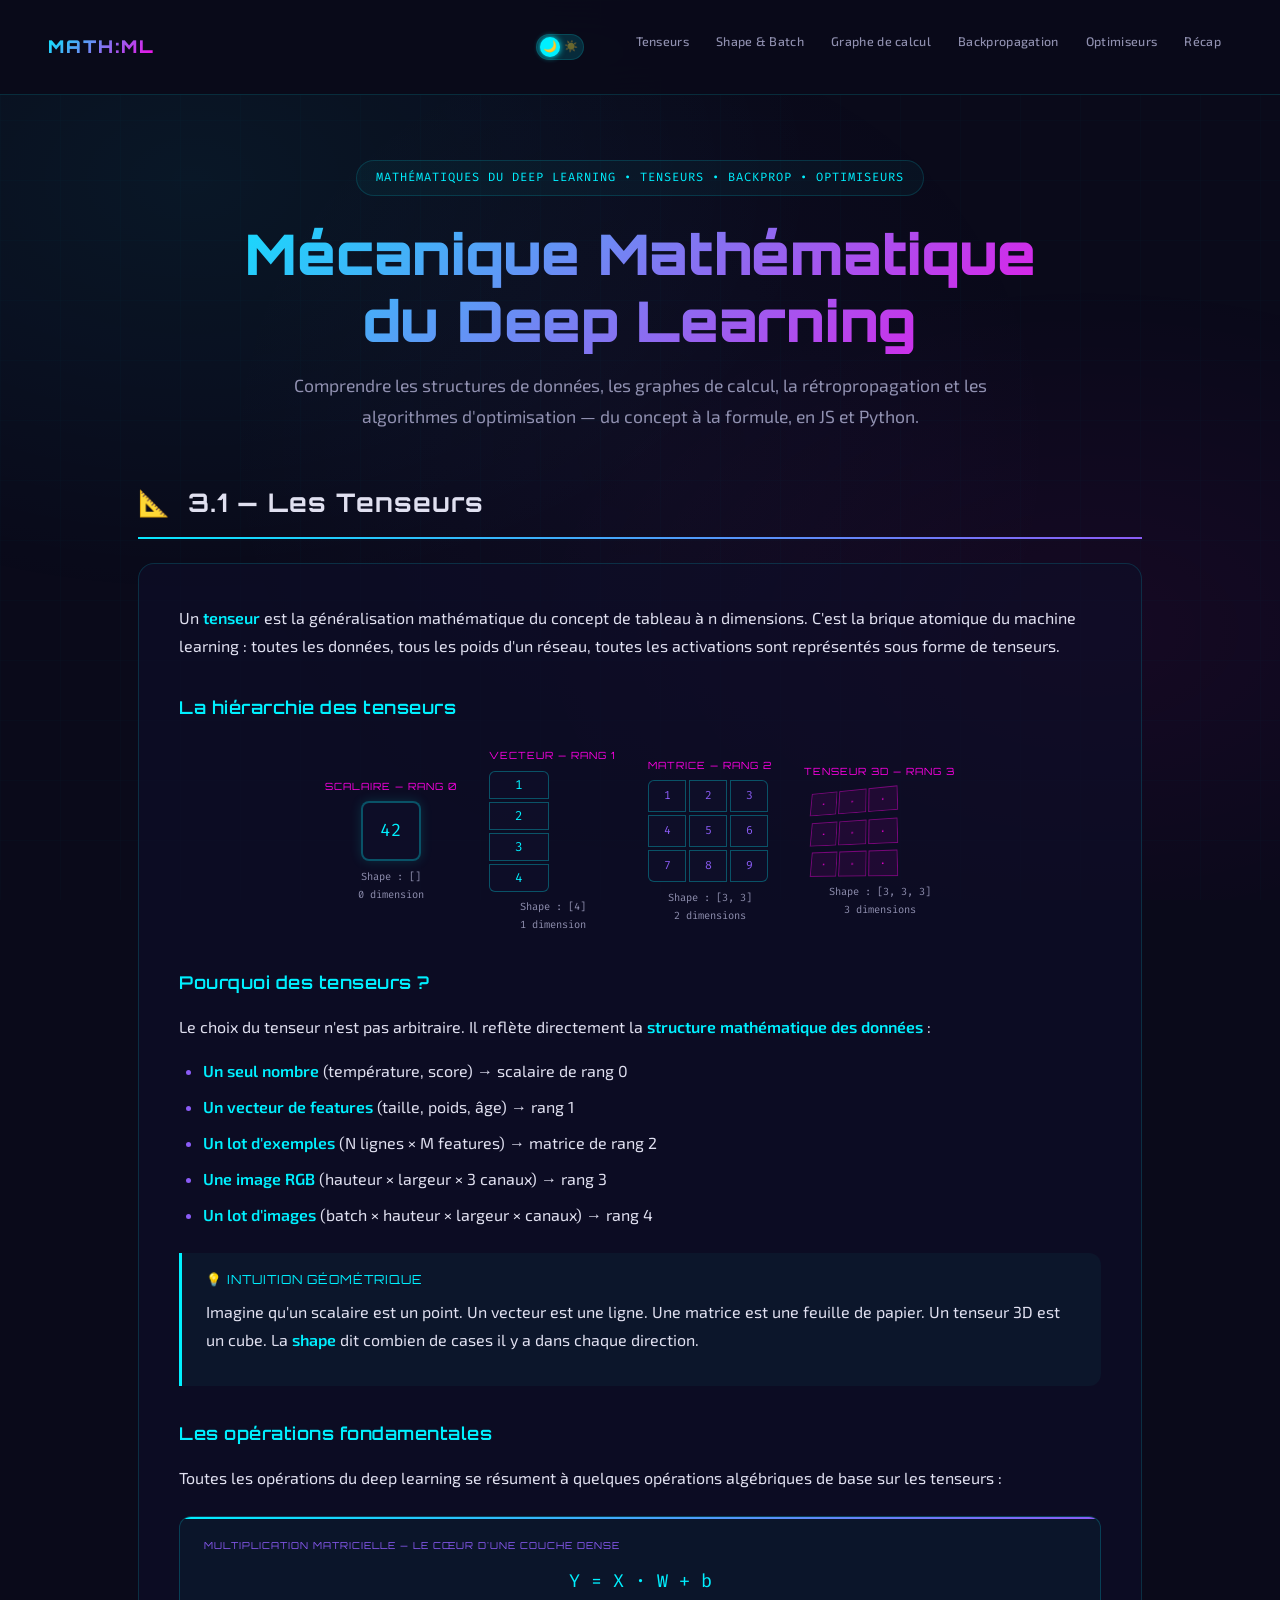
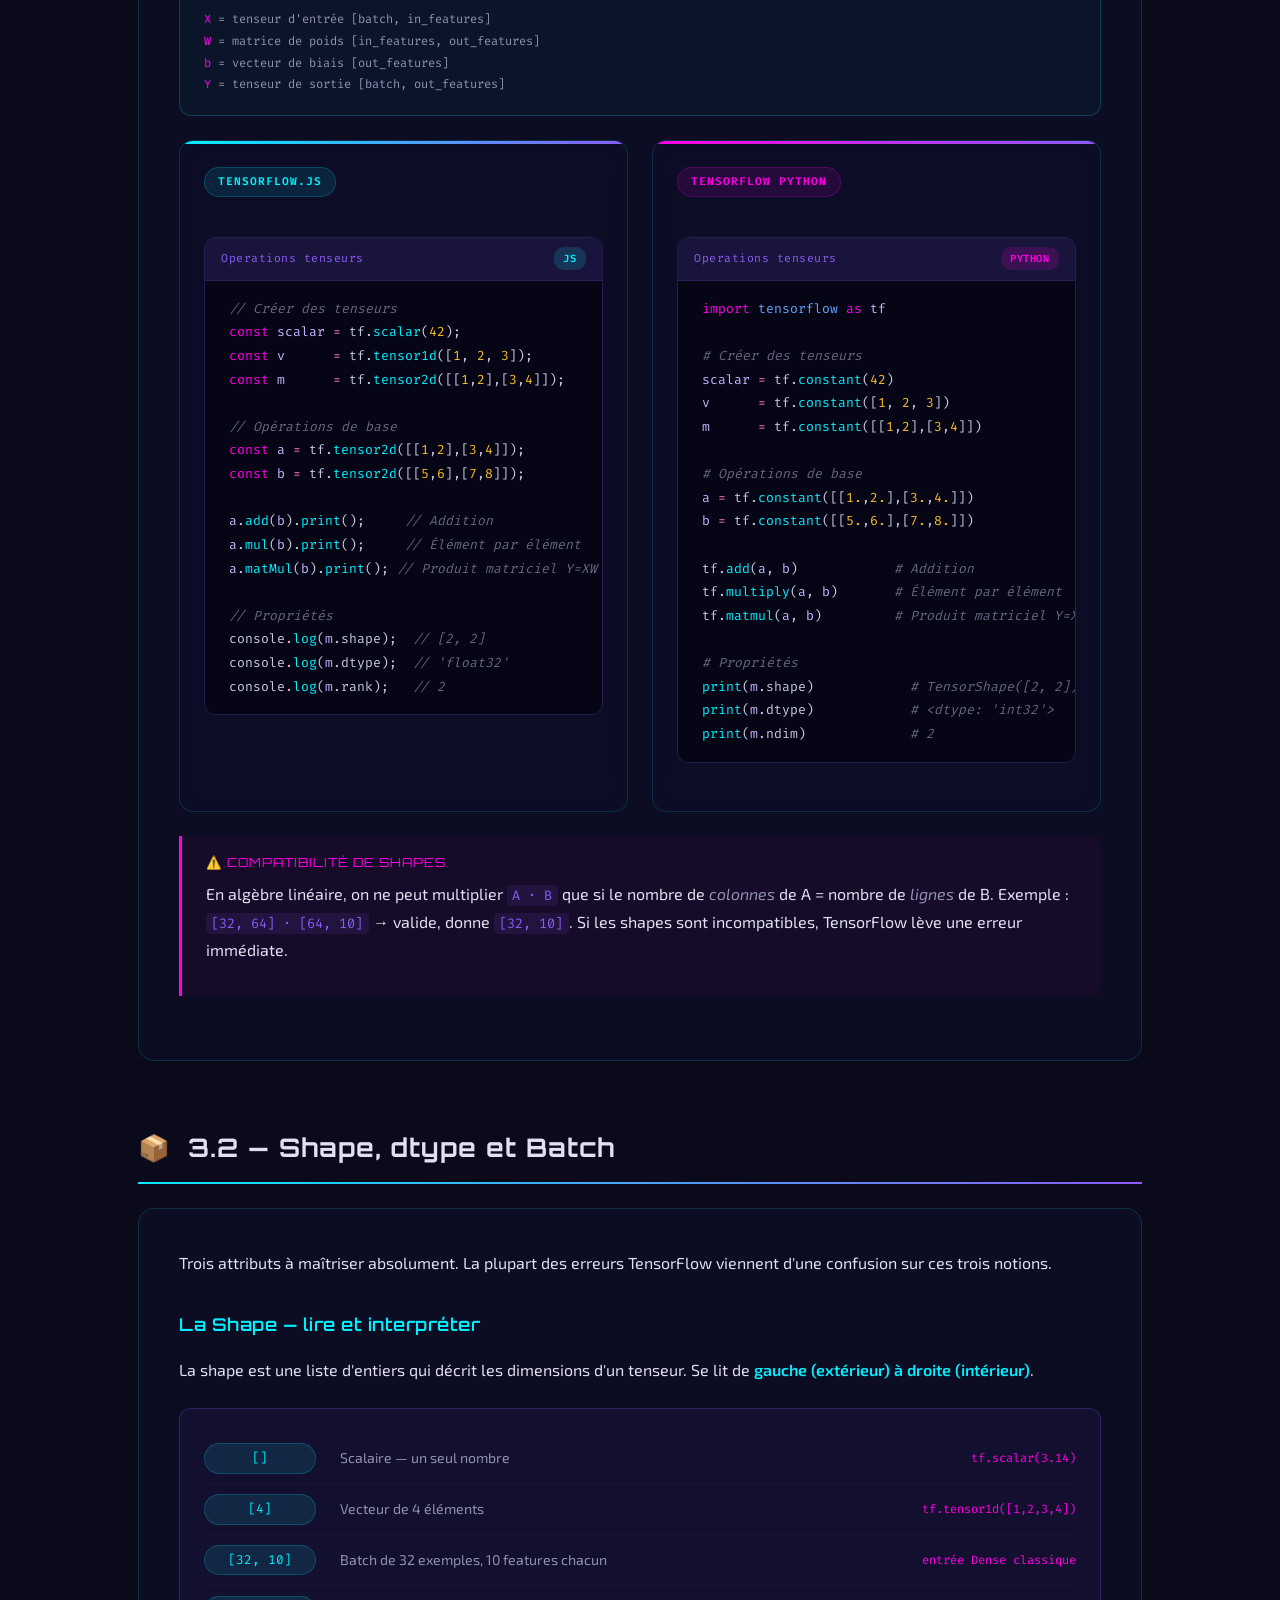
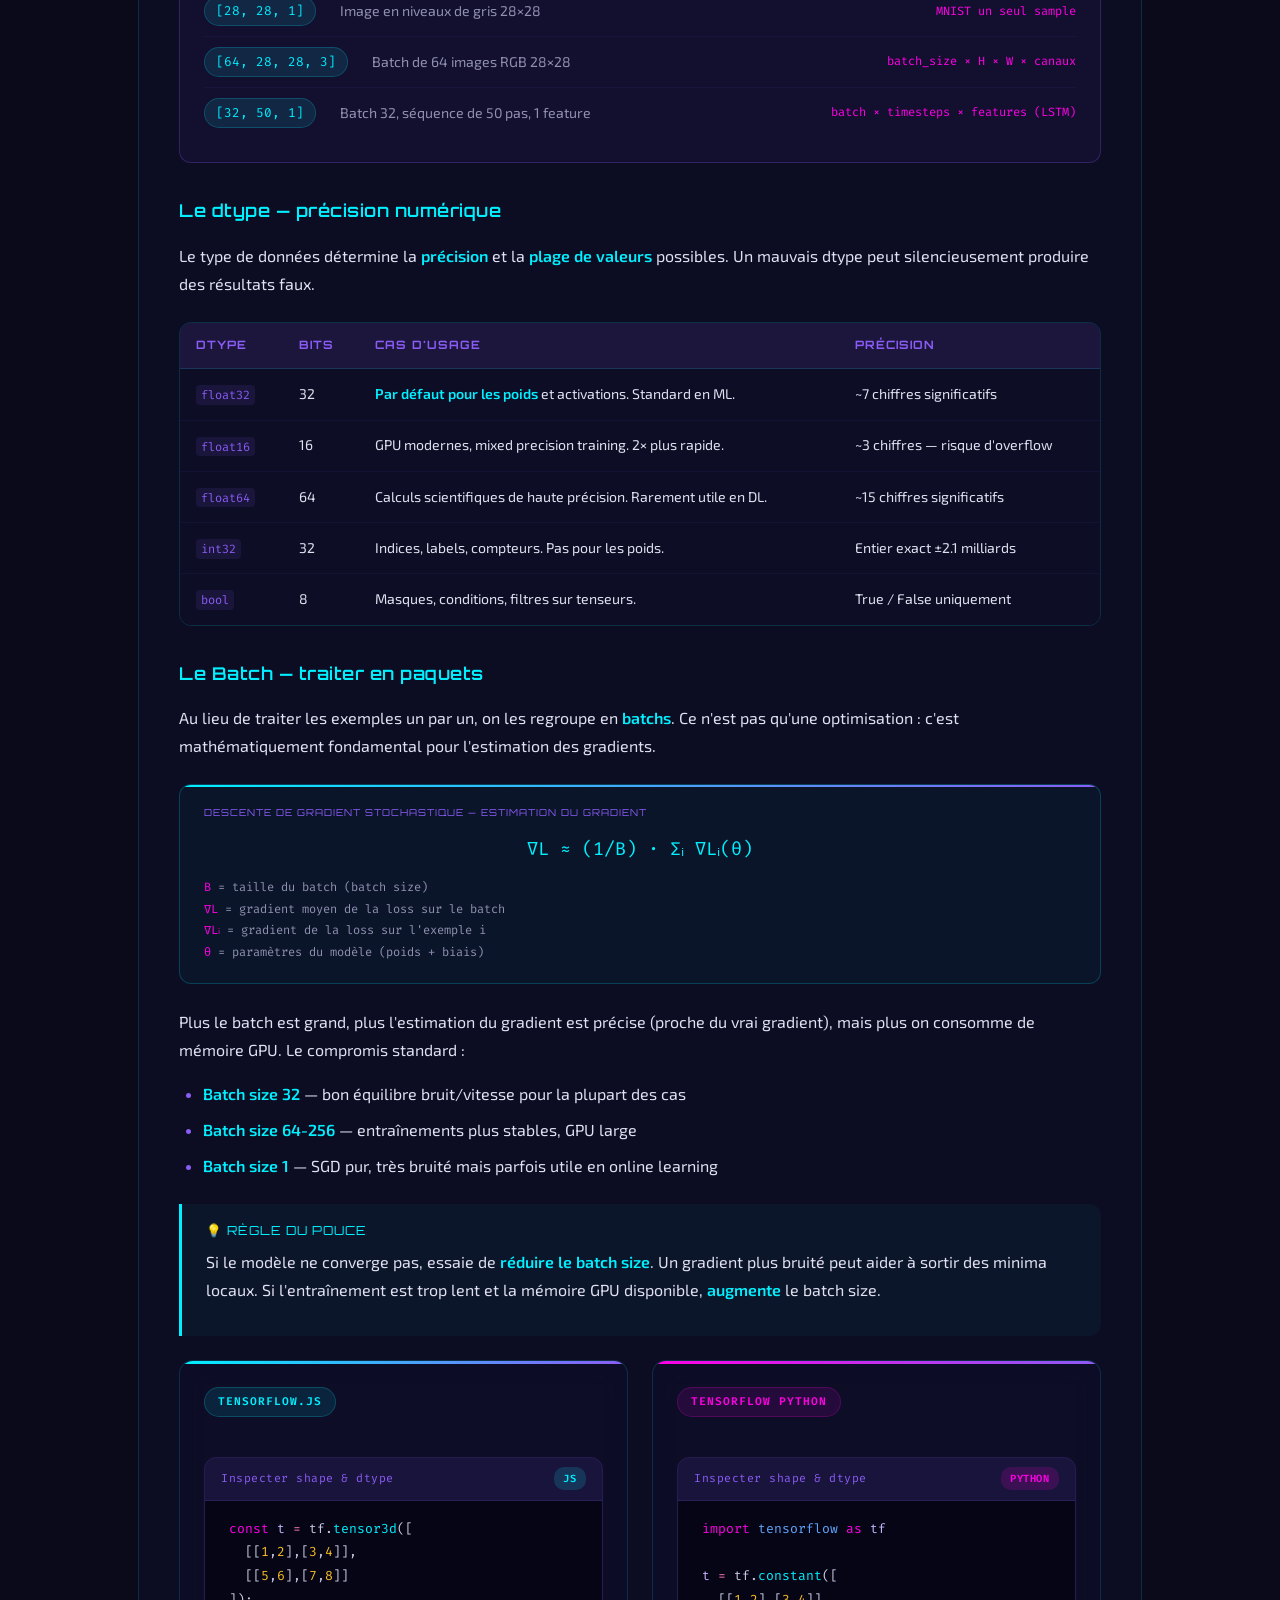
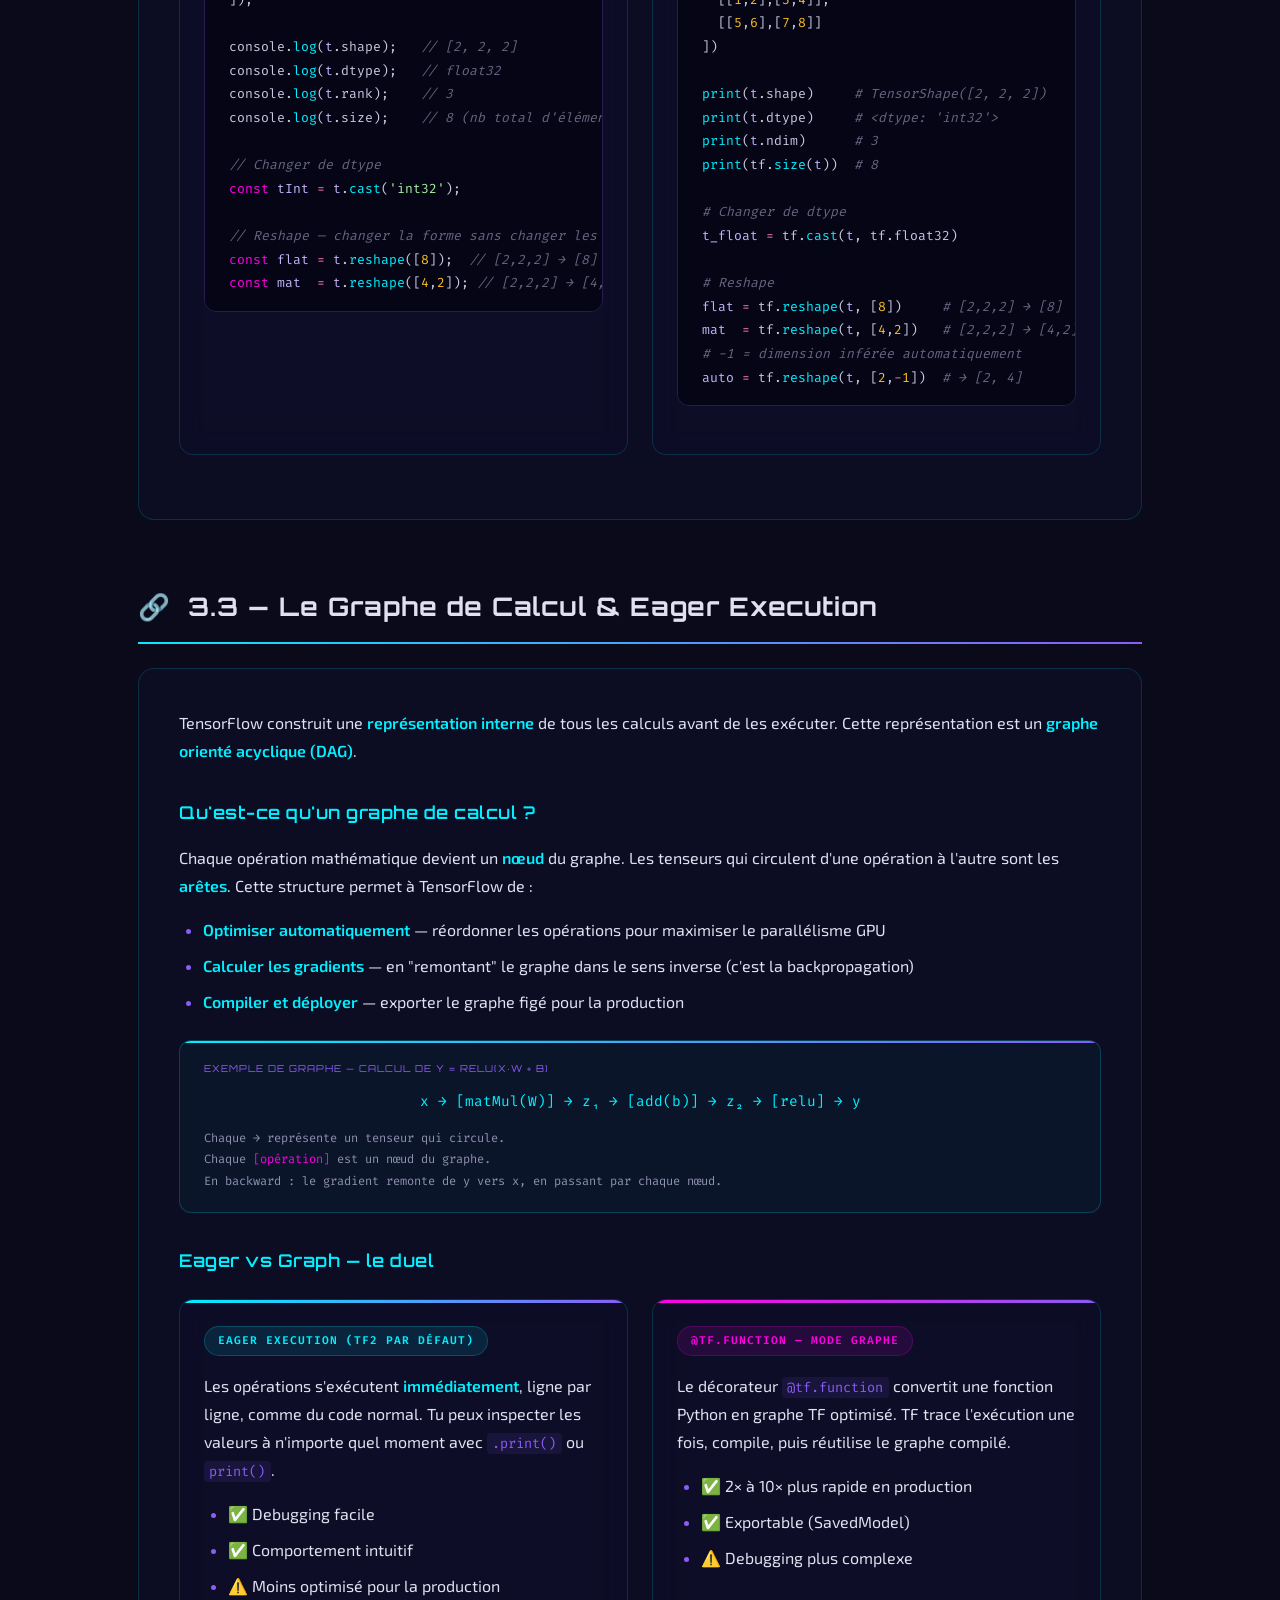
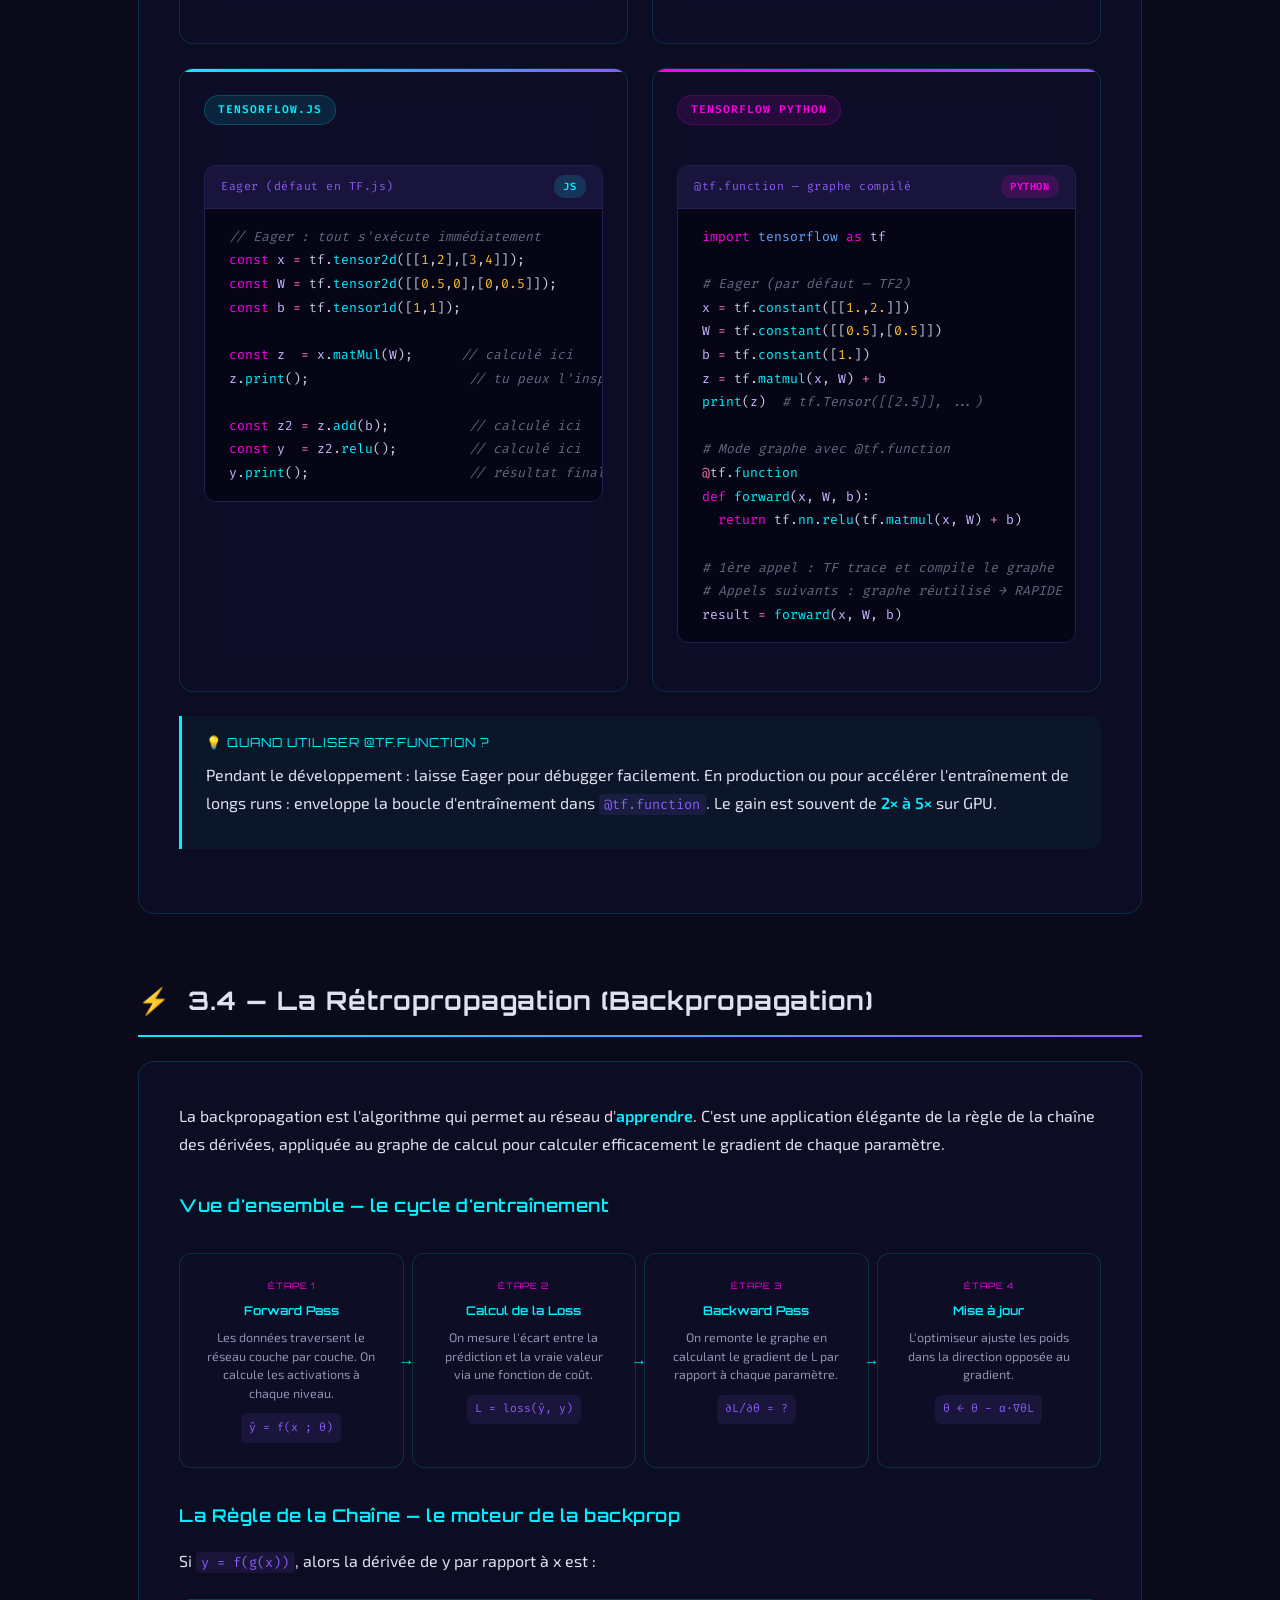
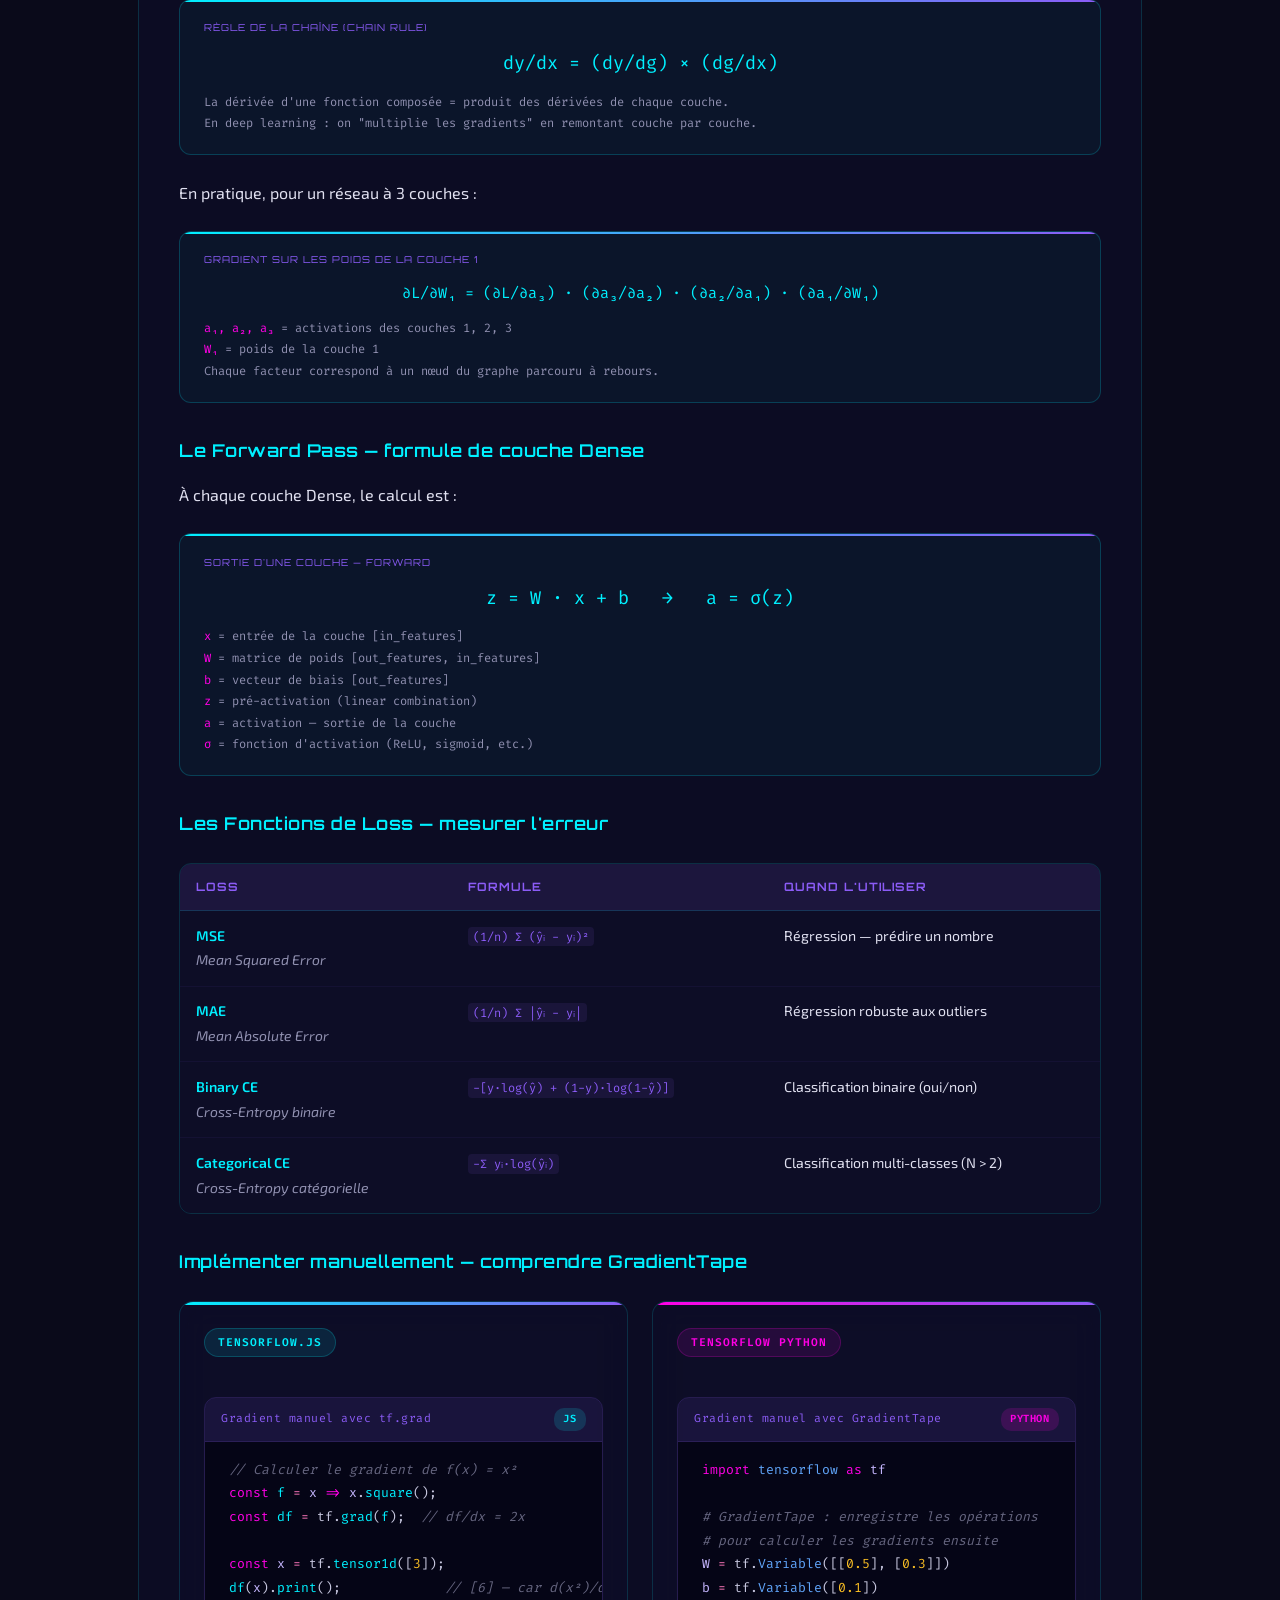
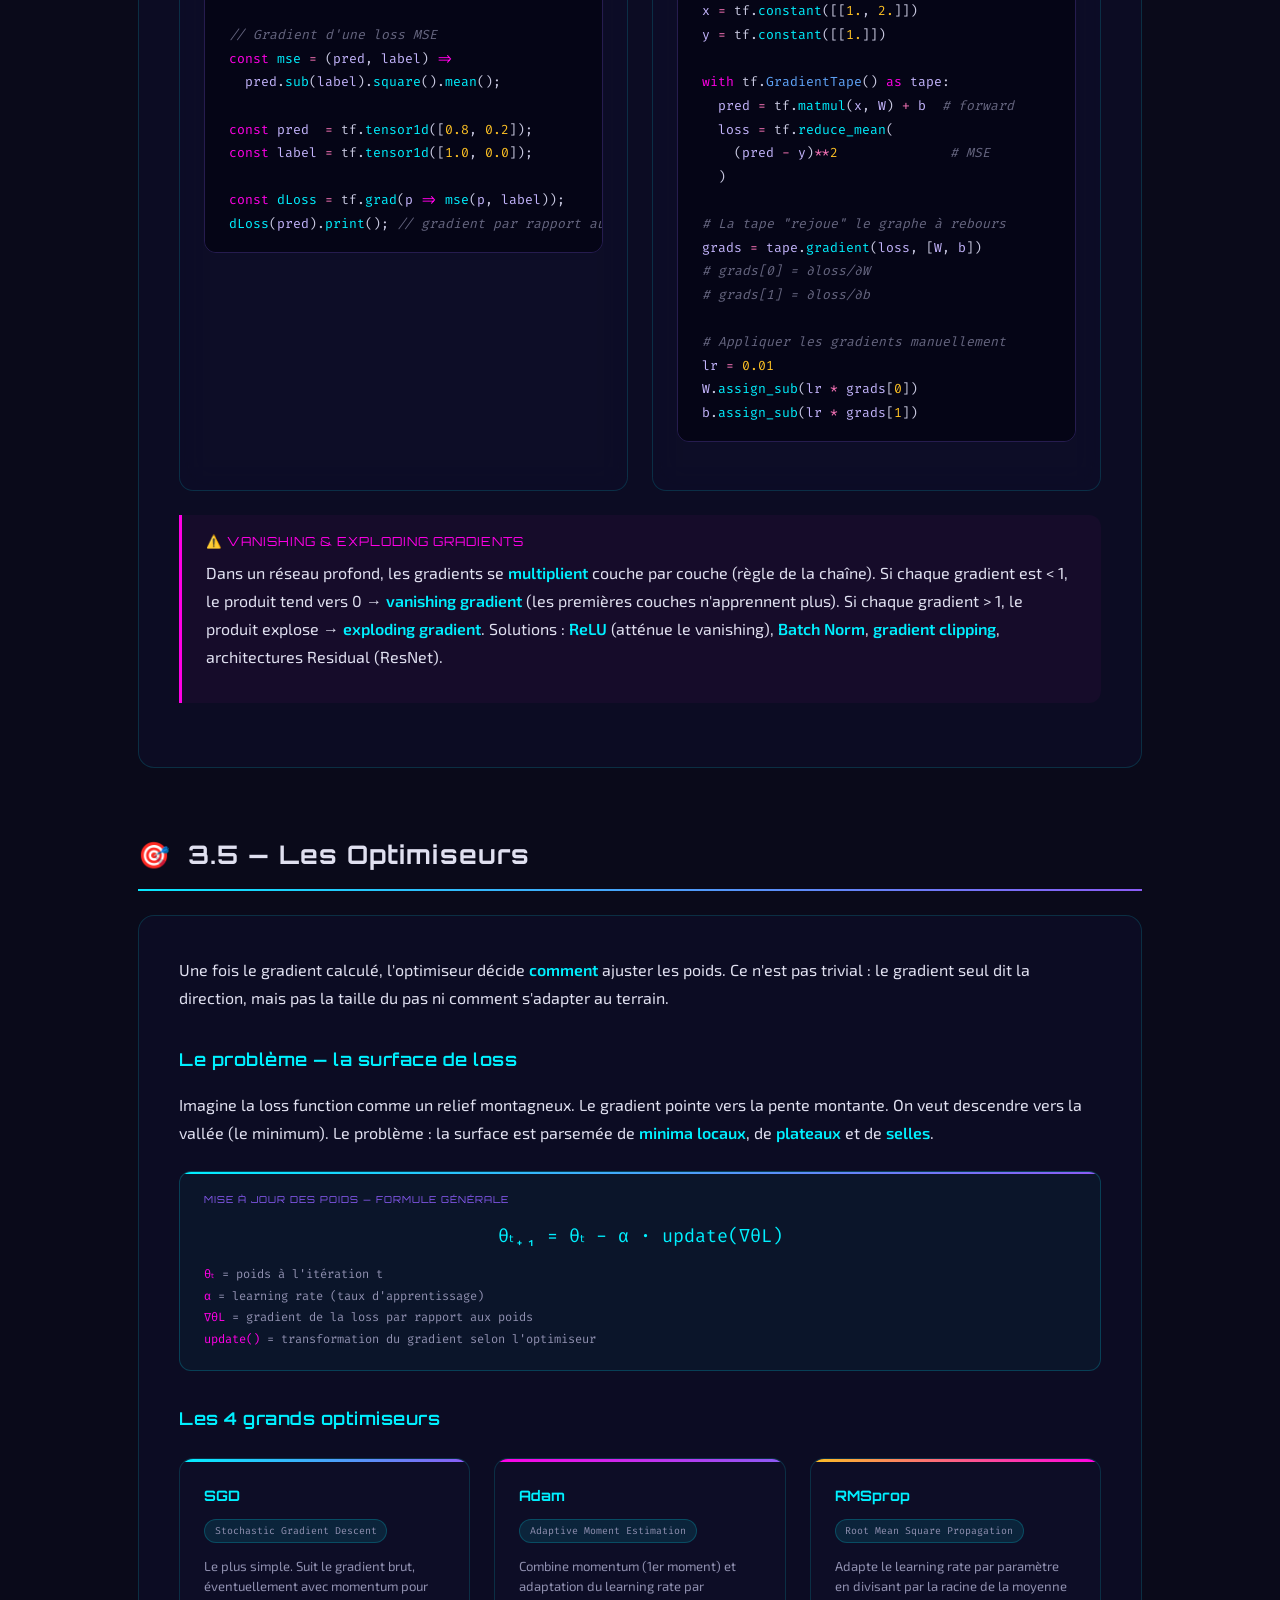
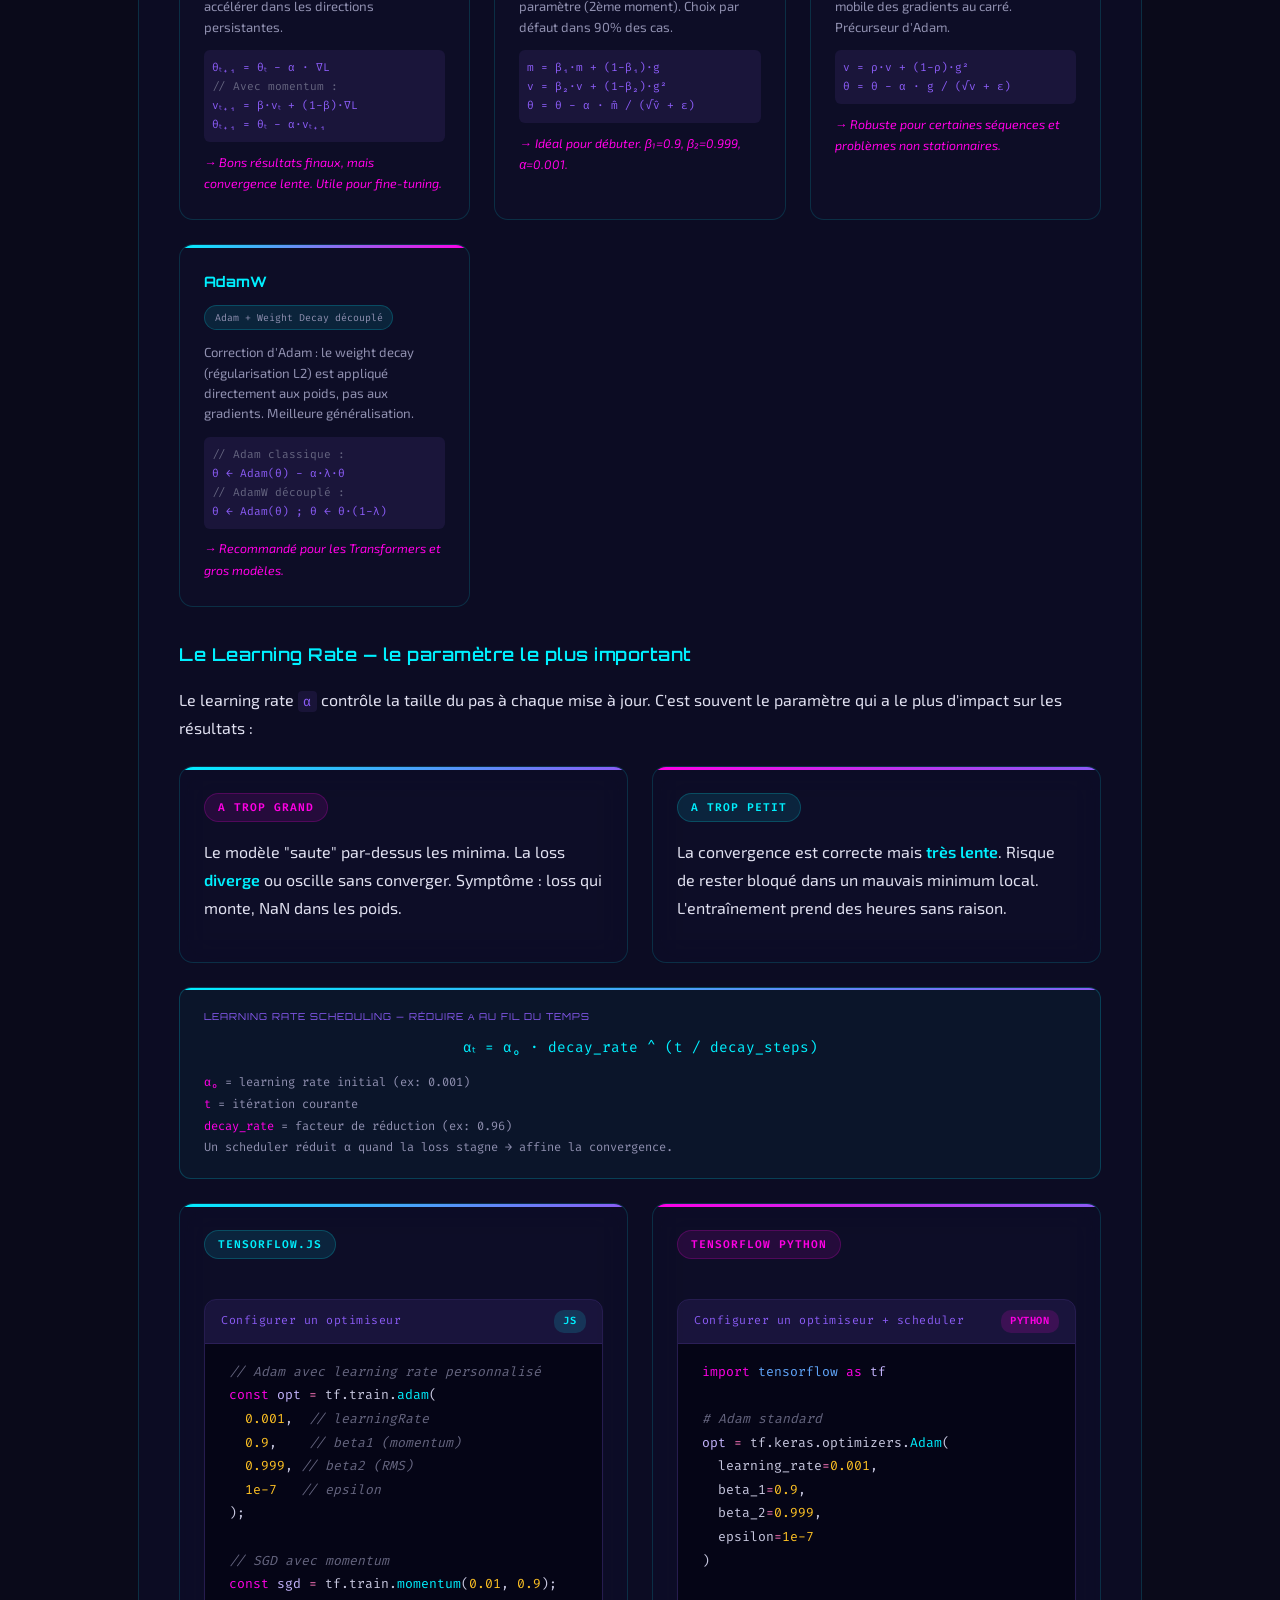
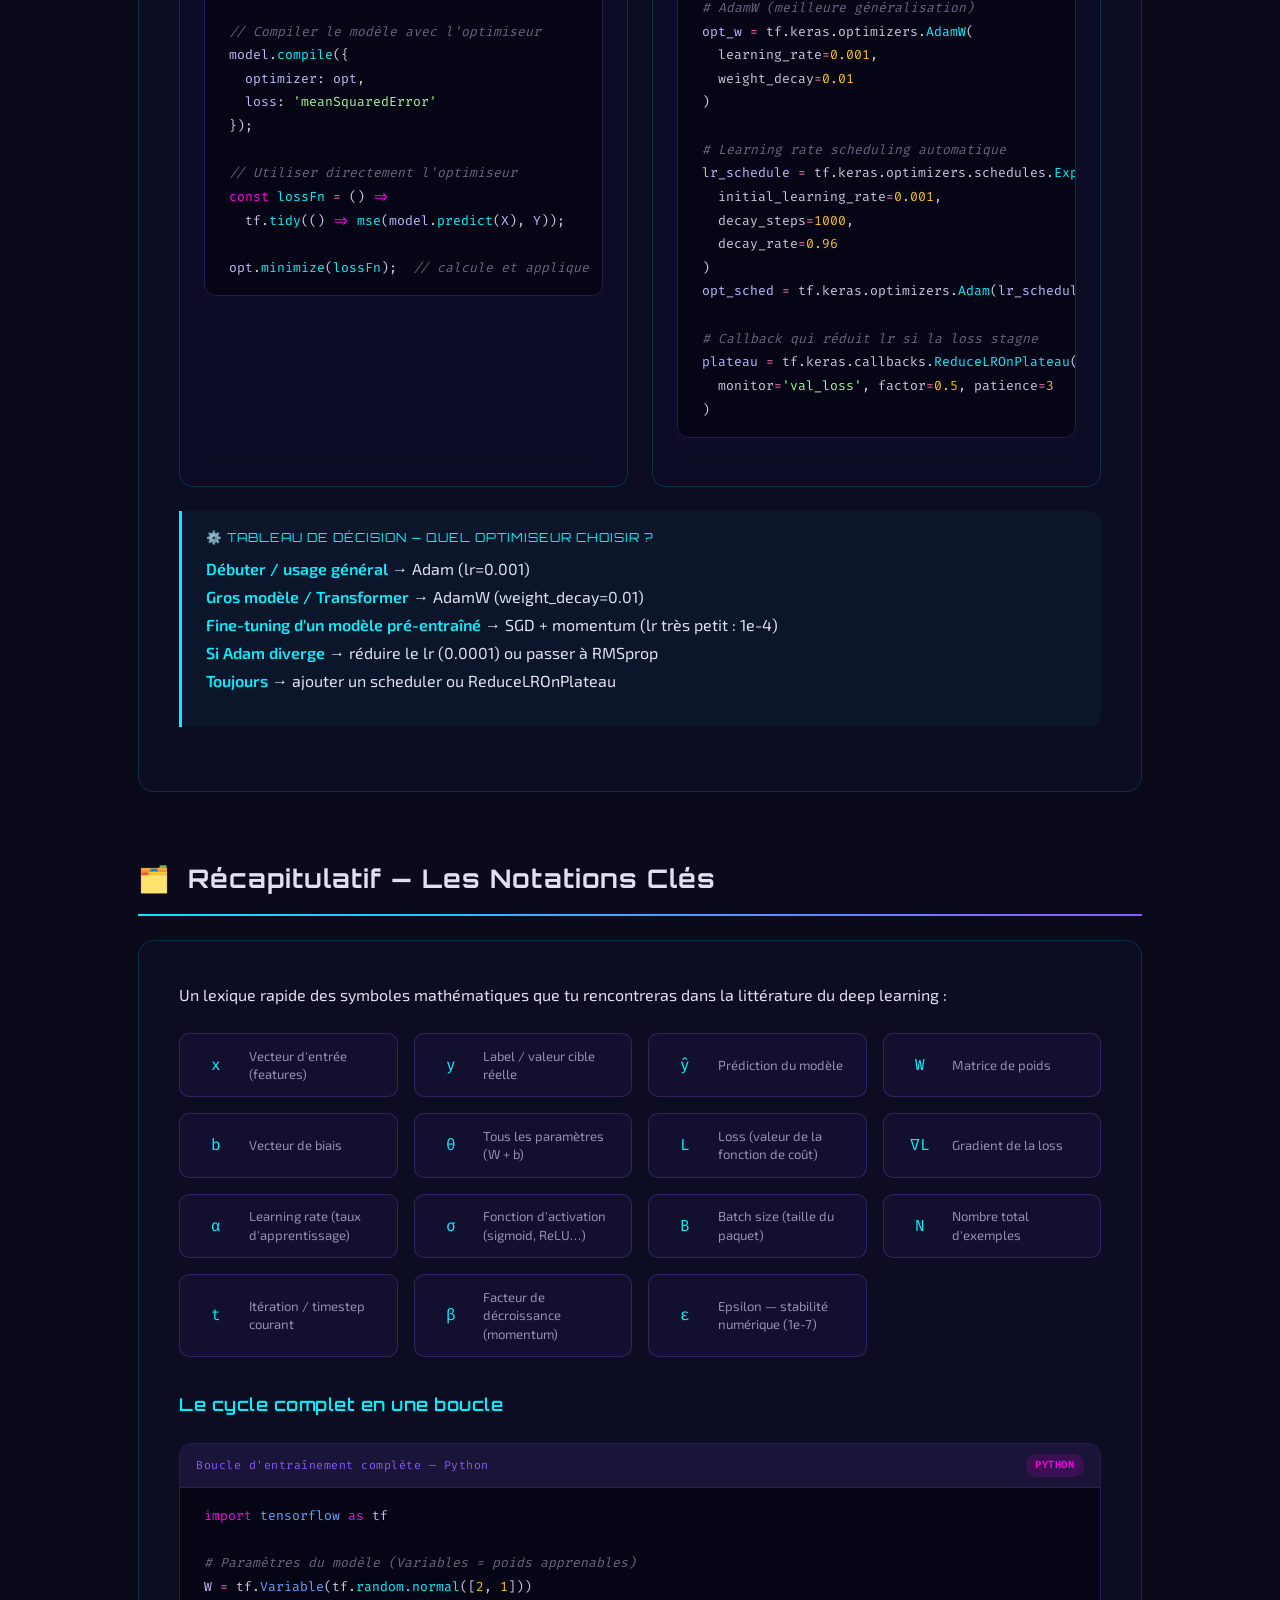
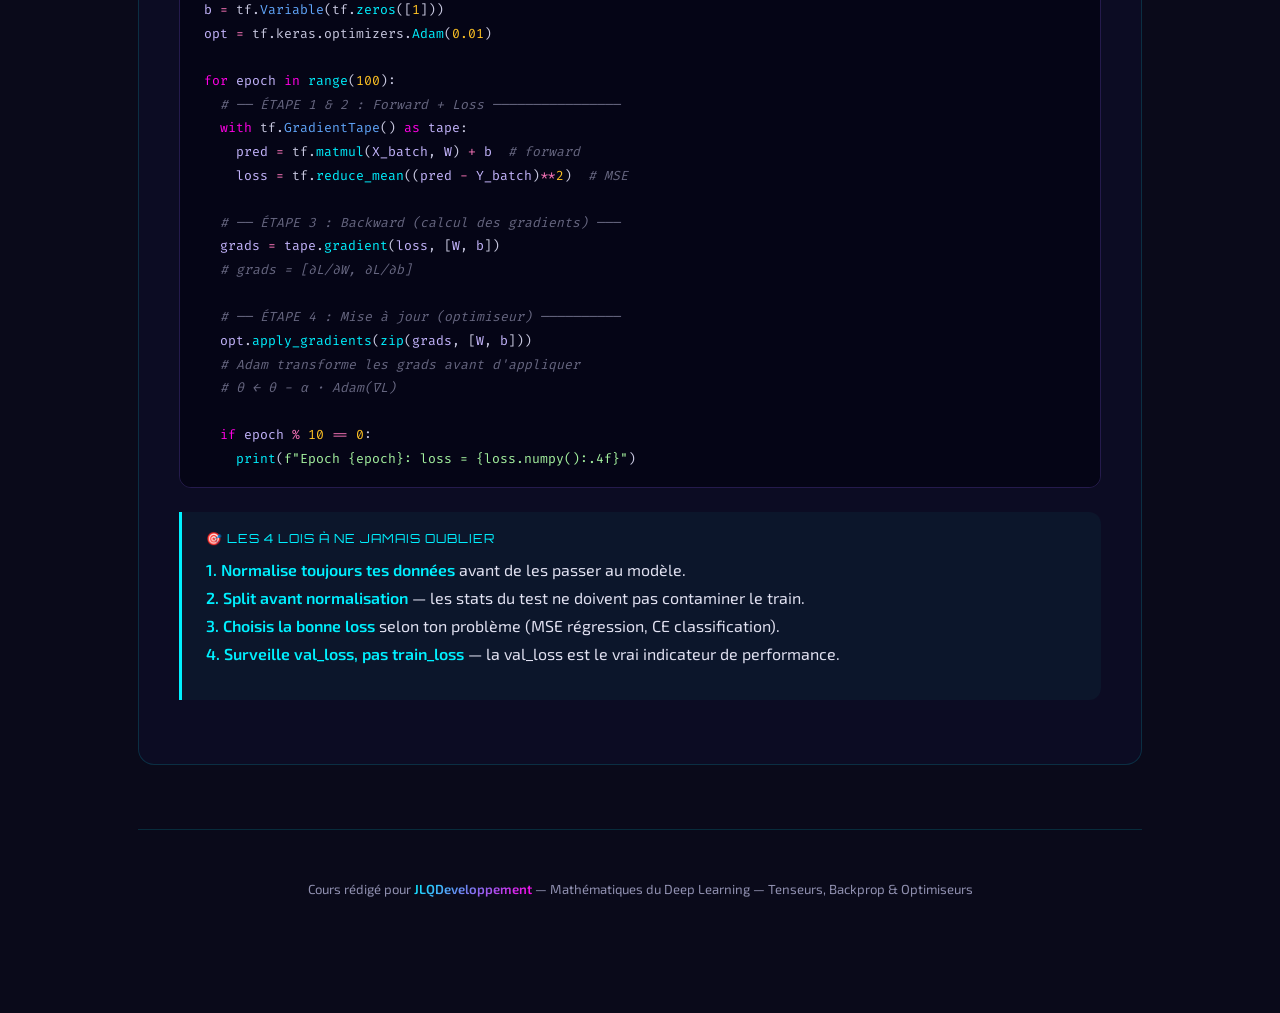
<file: liquidity/test.html>
<!DOCTYPE html>
<html lang="fr" data-theme="dark">
<head>
<meta charset="UTF-8">
<meta name="viewport" content="width=device-width, initial-scale=1.0">
<title>Mathématiques du Deep Learning — Tenseurs, Backprop & Optimiseurs</title>
<link rel="preconnect" href="https://fonts.googleapis.com">
<link href="https://fonts.googleapis.com/css2?family=Orbitron:wght@400;600;700;900&family=Fira+Code:wght@300;400;500;600&family=Exo+2:wght@300;400;500;600;700&display=swap" rel="stylesheet">
<style>
*, *::before, *::after { margin: 0; padding: 0; box-sizing: border-box; }

:root {
  --sp-xs: 0.5rem; --sp-sm: 1rem; --sp-md: 1.5rem; --sp-lg: 2rem;
  --sp-xl: 3rem; --sp-2xl: 4rem;
  --container-px: 2rem; --card-px: 2rem; --card-radius: 16px;
}

[data-theme="dark"] {
  --cyan: #00f0ff; --magenta: #ff00e5; --violet: #8b5cf6;
  --deep-violet: #4c1d95; --bg: #0a0a1a;
  --bg-elevated: rgba(15,15,40,0.65); --card-bg: rgba(15,15,40,0.65);
  --glass-border: rgba(0,240,255,0.15); --text: #e0e0f0;
  --text-muted: #9090b0; --text-heading: #e0e0f0;
  --nav-bg: rgba(10,10,26,0.92); --code-bg: rgba(5,5,20,0.9);
  --code-text: #c8c8e0; --code-border: rgba(139,92,246,0.2);
  --code-header-bg: rgba(139,92,246,0.1); --code-header-border: rgba(139,92,246,0.15);
  --table-header-bg: rgba(139,92,246,0.12); --table-row-hover: rgba(0,240,255,0.04);
  --table-row-border: rgba(139,92,246,0.06);
  --tip-bg: rgba(0,240,255,0.04); --tip-warn-bg: rgba(255,0,229,0.04);
  --gradient-1: linear-gradient(135deg, var(--cyan), var(--violet));
  --gradient-2: linear-gradient(135deg, var(--magenta), var(--violet));
  --gradient-3: linear-gradient(135deg, var(--cyan), var(--magenta));
  --glow-cyan: rgba(0,240,255,0.06); --glow-magenta: rgba(255,0,229,0.05);
  --glow-violet: rgba(139,92,246,0.04); --grid-line: rgba(0,240,255,0.5);
  --grid-opacity: 0.03; --scrollbar-track: #0a0a1a;
  --shadow-card: 0 0 30px rgba(0,240,255,0.05);
  --tag-js-bg: rgba(0,240,255,0.1); --tag-js-border: rgba(0,240,255,0.2);
  --tag-py-bg: rgba(255,0,229,0.1); --tag-py-border: rgba(255,0,229,0.2);
  --compare-js-bar: linear-gradient(135deg, var(--cyan), var(--violet));
  --compare-py-bar: linear-gradient(135deg, var(--magenta), var(--violet));
  --lang-js-bg: rgba(0,240,255,0.15); --lang-py-bg: rgba(255,0,229,0.15);
  --pipeline-hover-shadow: 0 8px 25px rgba(0,240,255,0.1);
  --nav-link-hover-bg: rgba(0,240,255,0.08);
  --math-bg: rgba(139,92,246,0.06); --math-border: rgba(139,92,246,0.25);
  --formula-bg: rgba(0,240,255,0.04); --formula-border: rgba(0,240,255,0.2);
  --tensor-cell-bg: rgba(15,15,40,0.9); --tensor-border: rgba(0,240,255,0.3);
  --syn-kw: #ff00e5; --syn-fn: #00f0ff; --syn-str: #a5f3a0;
  --syn-cm: #666680; --syn-num: #fbbf24; --syn-op: #f472b6;
  --syn-var: #c4b5fd; --syn-cls: #60a5fa;
}

[data-theme="light"] {
  --cyan: #0e7490; --magenta: #a8246b; --violet: #6d4aad;
  --deep-violet: #8b6cc1; --bg: #f5f3f0;
  --bg-elevated: rgba(255,255,255,0.85); --card-bg: rgba(255,255,255,0.78);
  --glass-border: rgba(109,74,173,0.15); --text: #2e2b35;
  --text-muted: #6b6879; --text-heading: #1e1b25;
  --nav-bg: rgba(245,243,240,0.94); --code-bg: #1e1b28;
  --code-text: #c8c8e0; --code-border: rgba(109,74,173,0.2);
  --code-header-bg: rgba(109,74,173,0.08); --code-header-border: rgba(109,74,173,0.12);
  --table-header-bg: rgba(109,74,173,0.07); --table-row-hover: rgba(14,116,144,0.04);
  --table-row-border: rgba(109,74,173,0.06);
  --tip-bg: rgba(14,116,144,0.06); --tip-warn-bg: rgba(168,36,107,0.06);
  --gradient-1: linear-gradient(135deg,#0e7490,#6d4aad);
  --gradient-2: linear-gradient(135deg,#a8246b,#6d4aad);
  --gradient-3: linear-gradient(135deg,#0e7490,#a8246b);
  --glow-cyan: rgba(14,116,144,0.04); --glow-magenta: rgba(168,36,107,0.03);
  --glow-violet: rgba(109,74,173,0.03); --grid-line: rgba(109,74,173,0.3);
  --grid-opacity: 0.02; --scrollbar-track: #f5f3f0;
  --shadow-card: 0 4px 20px rgba(0,0,0,0.06);
  --tag-js-bg: rgba(14,116,144,0.1); --tag-js-border: rgba(14,116,144,0.2);
  --tag-py-bg: rgba(168,36,107,0.1); --tag-py-border: rgba(168,36,107,0.2);
  --compare-js-bar: linear-gradient(135deg,#0e7490,#6d4aad);
  --compare-py-bar: linear-gradient(135deg,#a8246b,#6d4aad);
  --lang-js-bg: rgba(14,116,144,0.12); --lang-py-bg: rgba(168,36,107,0.12);
  --pipeline-hover-shadow: 0 8px 25px rgba(14,116,144,0.1);
  --nav-link-hover-bg: rgba(14,116,144,0.08);
  --math-bg: rgba(109,74,173,0.05); --math-border: rgba(109,74,173,0.2);
  --formula-bg: rgba(14,116,144,0.05); --formula-border: rgba(14,116,144,0.2);
  --tensor-cell-bg: rgba(255,255,255,0.9); --tensor-border: rgba(109,74,173,0.35);
  --syn-kw: #ff79c6; --syn-fn: #50e3f5; --syn-str: #a5f3a0;
  --syn-cm: #666680; --syn-num: #fbbf24; --syn-op: #f472b6;
  --syn-var: #c4b5fd; --syn-cls: #60a5fa;
}

html { scroll-behavior: smooth; }
body {
  font-family: 'Exo 2', sans-serif; background: var(--bg); color: var(--text);
  line-height: 1.75; overflow-x: hidden; -webkit-text-size-adjust: 100%;
  transition: background 0.4s ease, color 0.4s ease;
}

body::before {
  content:''; position:fixed; inset:0;
  background:
    radial-gradient(ellipse 900px 600px at 15% 20%, var(--glow-cyan) 0%, transparent 70%),
    radial-gradient(ellipse 800px 500px at 85% 70%, var(--glow-magenta) 0%, transparent 70%),
    radial-gradient(ellipse 600px 600px at 50% 50%, var(--glow-violet) 0%, transparent 70%);
  pointer-events:none; z-index:0; transition:background 0.4s ease;
}

.grid-overlay {
  position:fixed; inset:0; z-index:0; pointer-events:none;
  opacity:var(--grid-opacity);
  background-image:
    linear-gradient(var(--grid-line) 1px, transparent 1px),
    linear-gradient(90deg, var(--grid-line) 1px, transparent 1px);
  background-size:60px 60px; transition:opacity 0.4s ease;
}

::-webkit-scrollbar { width:6px; height:4px; }
::-webkit-scrollbar-track { background:var(--scrollbar-track); }
::-webkit-scrollbar-thumb { background:var(--gradient-1); border-radius:3px; }

/* ══ THEME TOGGLE ══ */
.theme-toggle {
  position:relative; width:48px; height:26px;
  background:var(--glass-border); border:1px solid var(--glass-border);
  border-radius:50px; cursor:pointer; flex-shrink:0;
  transition:background 0.3s,border-color 0.3s; display:flex; align-items:center;
}
.theme-toggle::before {
  content:''; position:absolute; left:3px; top:50%; transform:translateY(-50%);
  width:20px; height:20px; border-radius:50%; background:var(--cyan);
  transition:left 0.3s ease,background 0.3s; box-shadow:0 0 6px var(--cyan);
}
[data-theme="light"] .theme-toggle::before { left:25px; background:var(--violet); box-shadow:0 0 6px rgba(109,74,173,0.4); }
.theme-toggle .toggle-icon { position:absolute; font-size:0.7rem; transition:opacity 0.3s; line-height:1; }
.theme-toggle .icon-moon { left:6px; opacity:1; }
.theme-toggle .icon-sun { right:5px; opacity:0.4; }
[data-theme="light"] .theme-toggle .icon-moon { opacity:0.4; }
[data-theme="light"] .theme-toggle .icon-sun { opacity:1; }

/* ══ NAV ══ */
nav {
  position:fixed; top:0; left:0; right:0; z-index:100;
  background:var(--nav-bg); backdrop-filter:blur(20px); -webkit-backdrop-filter:blur(20px);
  border-bottom:1px solid var(--glass-border);
  padding:0.8rem var(--container-px); display:flex; align-items:center; gap:1rem;
  transition:background 0.4s,border-color 0.4s;
}
nav .logo {
  font-family:'Orbitron',sans-serif; font-weight:900; font-size:1.1rem;
  background:var(--gradient-3); -webkit-background-clip:text; -webkit-text-fill-color:transparent;
  letter-spacing:2px; white-space:nowrap; flex-shrink:0;
}
.nav-toggle {
  display:none; background:none; border:none; cursor:pointer;
  width:32px; height:24px; position:relative; flex-shrink:0;
}
.nav-toggle span {
  display:block; position:absolute; left:0; right:0; height:2px;
  background:var(--cyan); border-radius:2px; transition:all 0.3s ease;
}
.nav-toggle span:nth-child(1) { top:2px; }
.nav-toggle span:nth-child(2) { top:11px; }
.nav-toggle span:nth-child(3) { top:20px; }
.nav-toggle.active span:nth-child(1) { top:11px; transform:rotate(45deg); }
.nav-toggle.active span:nth-child(2) { opacity:0; }
.nav-toggle.active span:nth-child(3) { top:11px; transform:rotate(-45deg); }
.nav-right { display:flex; align-items:center; gap:1rem; margin-left:auto; }
nav ul { list-style:none; display:flex; gap:0.3rem; flex-wrap:wrap; }
nav a {
  color:var(--text-muted); text-decoration:none; font-size:0.78rem;
  padding:0.35rem 0.7rem; border-radius:6px; transition:all 0.3s;
  font-weight:500; letter-spacing:0.3px; white-space:nowrap;
}
nav a:hover { color:var(--cyan); background:var(--nav-link-hover-bg); }

/* ══ LAYOUT ══ */
.container {
  position:relative; z-index:1; max-width:1100px; margin:0 auto;
  padding:6rem var(--container-px) var(--sp-2xl);
}

/* ══ HERO ══ */
.hero { text-align:center; padding:var(--sp-2xl) 0 var(--sp-xl); animation:fadeUp 0.8s ease-out; }
@keyframes fadeUp { from { opacity:0; transform:translateY(30px); } to { opacity:1; transform:translateY(0); } }
.hero-badge {
  display:inline-block; font-family:'Fira Code',monospace;
  font-size:clamp(0.6rem,2vw,0.75rem); padding:0.4rem 1.2rem; border-radius:50px;
  border:1px solid var(--glass-border); background:var(--tip-bg);
  color:var(--cyan); letter-spacing:1px; margin-bottom:var(--sp-md); text-transform:uppercase;
}
.hero h1 {
  font-family:'Orbitron',sans-serif; font-size:clamp(1.6rem,5vw,3.5rem);
  font-weight:900; line-height:1.2;
  background:var(--gradient-3); -webkit-background-clip:text; -webkit-text-fill-color:transparent;
  margin-bottom:var(--sp-sm);
}
.hero p { font-size:clamp(0.9rem,2.5vw,1.1rem); color:var(--text-muted); max-width:700px; margin:0 auto; }

/* ══ SECTIONS ══ */
section { margin-bottom:var(--sp-2xl); animation:fadeUp 0.6s ease-out both; }
section h2 {
  font-family:'Orbitron',sans-serif; font-size:clamp(1.15rem,3.5vw,1.6rem); font-weight:700;
  margin-bottom:var(--sp-md); padding-bottom:0.8rem;
  border-bottom:2px solid; border-image:var(--gradient-1) 1;
  letter-spacing:1px; color:var(--text-heading);
}
section h2 .emoji { margin-right:0.5rem; }
section h3 {
  font-family:'Orbitron',sans-serif; font-size:clamp(0.9rem,2.5vw,1.1rem); font-weight:600;
  color:var(--cyan); margin:var(--sp-lg) 0 var(--sp-sm); letter-spacing:0.5px;
}
section h4 { font-size:1rem; font-weight:600; color:var(--magenta); margin:var(--sp-md) 0 0.8rem; }
p { margin-bottom:var(--sp-sm); }

/* ══ GLASS CARDS ══ */
.glass-card {
  background:var(--card-bg); backdrop-filter:blur(16px); -webkit-backdrop-filter:blur(16px);
  border:1px solid var(--glass-border); border-radius:var(--card-radius);
  padding:var(--card-px); margin-bottom:var(--sp-lg);
  transition:border-color 0.3s,box-shadow 0.3s,background 0.4s;
}
.glass-card:hover { border-color:rgba(0,240,255,0.3); box-shadow:var(--shadow-card); }
[data-theme="light"] .glass-card:hover { border-color:rgba(109,74,173,0.3); }

/* ══ COMPARE GRID ══ */
.compare-grid { display:grid; grid-template-columns:1fr 1fr; gap:var(--sp-md); margin:var(--sp-md) 0; }
.compare-card {
  background:var(--card-bg); backdrop-filter:blur(16px); -webkit-backdrop-filter:blur(16px);
  border:1px solid var(--glass-border); border-radius:14px; padding:var(--sp-md);
  position:relative; overflow:hidden; transition:background 0.4s,border-color 0.4s;
}
.compare-card::before {
  content:''; position:absolute; top:0; left:0; right:0; height:3px;
}
.compare-card.js::before { background:var(--compare-js-bar); }
.compare-card.py::before { background:var(--compare-py-bar); }
.compare-card .tag {
  font-family:'Fira Code',monospace; font-size:0.7rem; font-weight:600;
  padding:0.25rem 0.8rem; border-radius:20px; display:inline-block;
  margin-bottom:var(--sp-sm); text-transform:uppercase; letter-spacing:1px;
}
.compare-card.js .tag { background:var(--tag-js-bg); color:var(--cyan); border:1px solid var(--tag-js-border); }
.compare-card.py .tag { background:var(--tag-py-bg); color:var(--magenta); border:1px solid var(--tag-py-border); }

/* ══ CODE BLOCKS ══ */
.code-block { position:relative; margin:var(--sp-md) 0; border-radius:12px; overflow:hidden; border:1px solid var(--code-border); }
.code-header {
  display:flex; align-items:center; justify-content:space-between;
  padding:0.6rem 1rem; background:var(--code-header-bg);
  border-bottom:1px solid var(--code-header-border);
  font-family:'Fira Code',monospace; font-size:clamp(0.6rem,1.8vw,0.72rem);
  color:var(--violet); letter-spacing:0.5px; gap:0.5rem;
}
.code-header .lang-tag {
  padding:0.15rem 0.6rem; border-radius:10px; font-size:0.65rem;
  font-weight:600; text-transform:uppercase; flex-shrink:0;
}
.code-header .lang-tag.js { background:var(--lang-js-bg); color:var(--cyan); }
.code-header .lang-tag.py { background:var(--lang-py-bg); color:var(--magenta); }
.code-header .lang-tag.math { background:rgba(139,92,246,0.15); color:var(--violet); }
pre {
  background:var(--code-bg); padding:var(--sp-sm) var(--sp-md); overflow-x:auto;
  -webkit-overflow-scrolling:touch; font-family:'Fira Code',monospace;
  font-size:clamp(0.68rem,1.8vw,0.82rem); line-height:1.8; color:var(--code-text);
  scrollbar-width:thin;
}
pre code { font-family:inherit; }
.kw { color:var(--syn-kw); } .fn { color:var(--syn-fn); } .str { color:var(--syn-str); }
.cm { color:var(--syn-cm); font-style:italic; } .num { color:var(--syn-num); }
.op { color:var(--syn-op); } .var { color:var(--syn-var); } .cls { color:var(--syn-cls); }

/* ══ FORMULES MATHÉMATIQUES ══ */
.formula-block {
  background:var(--formula-bg); border:1px solid var(--formula-border);
  border-radius:12px; padding:1.2rem 1.5rem; margin:var(--sp-md) 0;
  font-family:'Fira Code',monospace; text-align:center; position:relative;
  overflow:hidden;
}
.formula-block::before {
  content:''; position:absolute; top:0; left:0; right:0; height:2px;
  background:var(--gradient-1);
}
.formula-block .formula-title {
  font-family:'Orbitron',sans-serif; font-size:0.6rem; color:var(--violet);
  text-transform:uppercase; letter-spacing:1px; margin-bottom:0.6rem;
  text-align:left;
}
.formula-block .formula-main {
  font-size:clamp(0.9rem,2.5vw,1.15rem); color:var(--cyan); line-height:2;
}
.formula-block .formula-legend {
  font-size:0.75rem; color:var(--text-muted); margin-top:0.6rem;
  text-align:left; line-height:1.8;
}
.formula-block .formula-legend span { color:var(--magenta); }

/* ══ TENSOR VIZ ══ */
.tensor-viz {
  display:flex; align-items:center; justify-content:center; flex-wrap:wrap;
  gap:var(--sp-lg); margin:var(--sp-md) 0;
}
.tensor-item { text-align:center; }
.tensor-item .tensor-label {
  font-family:'Orbitron',sans-serif; font-size:0.62rem; color:var(--magenta);
  text-transform:uppercase; letter-spacing:1px; margin-bottom:0.4rem;
}
.tensor-item .tensor-sublabel {
  font-family:'Fira Code',monospace; font-size:0.65rem; color:var(--text-muted);
  margin-top:0.4rem;
}
.scalar-box {
  width:60px; height:60px; background:var(--tensor-cell-bg);
  border:2px solid var(--tensor-border); border-radius:8px;
  display:flex; align-items:center; justify-content:center;
  font-family:'Fira Code',monospace; font-size:1.1rem; color:var(--cyan);
  margin:0 auto; box-shadow:0 0 12px rgba(0,240,255,0.15);
}
.vector-box {
  display:flex; flex-direction:column; gap:3px; margin:0 auto;
}
.vector-cell {
  width:60px; height:28px; background:var(--tensor-cell-bg);
  border:1px solid var(--tensor-border); display:flex; align-items:center;
  justify-content:center; font-family:'Fira Code',monospace;
  font-size:0.8rem; color:var(--cyan);
}
.vector-cell:first-child { border-radius:6px 6px 0 0; }
.vector-cell:last-child { border-radius:0 0 6px 6px; }
.matrix-box { display:flex; flex-direction:column; gap:3px; margin:0 auto; }
.matrix-row { display:flex; gap:3px; }
.matrix-cell {
  width:38px; height:32px; background:var(--tensor-cell-bg);
  border:1px solid var(--tensor-border); display:flex; align-items:center;
  justify-content:center; font-family:'Fira Code',monospace;
  font-size:0.72rem; color:var(--violet);
}
.matrix-box .matrix-row:first-child .matrix-cell:first-child { border-radius:6px 0 0 0; }
.matrix-box .matrix-row:first-child .matrix-cell:last-child { border-radius:0 6px 0 0; }
.matrix-box .matrix-row:last-child .matrix-cell:first-child { border-radius:0 0 0 6px; }
.matrix-box .matrix-row:last-child .matrix-cell:last-child { border-radius:0 0 6px 0; }
.tensor3d-box { perspective:200px; display:flex; flex-direction:column; gap:2px; }
.t3d-layer {
  display:flex; gap:2px; transform:rotateX(15deg) rotateY(-12deg);
  transform-style:preserve-3d;
}
.t3d-cell {
  width:30px; height:26px; border:1px solid rgba(255,0,229,0.4);
  background:rgba(255,0,229,0.08); display:flex; align-items:center;
  justify-content:center; font-family:'Fira Code',monospace;
  font-size:0.58rem; color:var(--magenta);
}

/* ══ SHAPE DEMO ══ */
.shape-demo {
  background:var(--math-bg); border:1px solid var(--math-border);
  border-radius:12px; padding:var(--sp-md); margin:var(--sp-md) 0;
}
.shape-row {
  display:flex; align-items:center; gap:var(--sp-md);
  padding:0.6rem 0; border-bottom:1px solid var(--table-row-border);
  flex-wrap:wrap;
}
.shape-row:last-child { border-bottom:none; }
.shape-tag {
  font-family:'Fira Code',monospace; font-size:0.8rem; color:var(--cyan);
  background:var(--tag-js-bg); border:1px solid var(--tag-js-border);
  padding:0.2rem 0.7rem; border-radius:20px; flex-shrink:0; min-width:7rem; text-align:center;
}
.shape-desc { font-size:0.88rem; color:var(--text-muted); flex:1; min-width:140px; }
.shape-example { font-family:'Fira Code',monospace; font-size:0.75rem; color:var(--magenta); flex-shrink:0; }

/* ══ PIPELINE DIAGRAM ══ */
.pipeline {
  display:grid; grid-template-columns:repeat(auto-fit, minmax(110px,1fr));
  gap:var(--sp-sm); margin:var(--sp-lg) 0;
}
.pipeline-step {
  background:var(--card-bg); backdrop-filter:blur(10px); -webkit-backdrop-filter:blur(10px);
  border:1px solid var(--glass-border); border-radius:12px; padding:var(--sp-sm);
  text-align:center; transition:all 0.3s;
}
.pipeline-step:hover { border-color:var(--cyan); transform:translateY(-3px); box-shadow:var(--pipeline-hover-shadow); }
.pipeline-step .step-num { font-family:'Orbitron',sans-serif; font-size:0.6rem; color:var(--magenta); letter-spacing:1px; margin-bottom:0.3rem; }
.pipeline-step .step-title { font-weight:600; font-size:clamp(0.75rem,2vw,0.85rem); color:var(--cyan); }
.pipeline-step .step-desc { font-size:clamp(0.65rem,1.5vw,0.72rem); color:var(--text-muted); margin-top:0.2rem; }

/* ══ COMPARAISON ALGO TABLES ══ */
.algo-table {
  width:100%; border-collapse:separate; border-spacing:0;
  margin:var(--sp-md) 0; border-radius:12px; overflow:hidden;
  border:1px solid var(--glass-border);
}
.algo-table thead { background:var(--table-header-bg); }
.algo-table th {
  font-family:'Orbitron',sans-serif; font-size:0.72rem; text-transform:uppercase;
  letter-spacing:1px; padding:0.8rem 1rem; text-align:left; color:var(--violet);
  border-bottom:1px solid var(--glass-border);
}
.algo-table td {
  padding:0.8rem 1rem; font-size:0.88rem; border-bottom:1px solid var(--table-row-border);
  vertical-align:top;
}
.algo-table tbody tr { background:var(--card-bg); transition:background 0.2s; }
.algo-table tbody tr:hover { background:var(--table-row-hover); }
.algo-table tbody tr:last-child td { border-bottom:none; }

/* ══ TIP BOXES ══ */
.tip-box {
  border-left:3px solid var(--cyan); background:var(--tip-bg);
  padding:var(--sp-sm) var(--sp-md); border-radius:0 12px 12px 0; margin:var(--sp-md) 0;
}
.tip-box.warning { border-left-color:var(--magenta); background:var(--tip-warn-bg); }
.tip-box .tip-title {
  font-family:'Orbitron',sans-serif; font-size:0.78rem; color:var(--cyan);
  margin-bottom:0.4rem; letter-spacing:1px; text-transform:uppercase;
}
.tip-box.warning .tip-title { color:var(--magenta); }

/* ══ BACKPROP VISUAL ══ */
.backprop-flow {
  display:flex; align-items:stretch; gap:0; margin:var(--sp-lg) 0;
  overflow-x:auto; -webkit-overflow-scrolling:touch;
}
.bp-step {
  background:var(--card-bg); border:1px solid var(--glass-border);
  border-radius:12px; padding:var(--sp-md); flex:1; min-width:140px;
  text-align:center; position:relative;
}
.bp-step + .bp-step { margin-left:8px; }
.bp-step + .bp-step::before {
  content:'→'; position:absolute; left:-14px; top:50%; transform:translateY(-50%);
  color:var(--cyan); font-size:1rem; z-index:1;
}
.bp-step .bp-num {
  font-family:'Orbitron',sans-serif; font-size:0.55rem; color:var(--magenta);
  text-transform:uppercase; letter-spacing:1px; margin-bottom:0.4rem;
}
.bp-step .bp-title {
  font-family:'Orbitron',sans-serif; font-size:0.75rem; color:var(--cyan);
  margin-bottom:0.5rem; font-weight:600;
}
.bp-step .bp-desc { font-size:0.78rem; color:var(--text-muted); line-height:1.5; }
.bp-step .bp-formula {
  font-family:'Fira Code',monospace; font-size:0.72rem;
  color:var(--violet); margin-top:0.6rem; background:var(--code-header-bg);
  padding:0.3rem 0.5rem; border-radius:6px; display:inline-block;
}

/* ══ OPTIMISER CARD ══ */
.optim-grid { display:grid; grid-template-columns:repeat(auto-fit,minmax(220px,1fr)); gap:var(--sp-md); margin:var(--sp-md) 0; }
.optim-card {
  background:var(--card-bg); border:1px solid var(--glass-border);
  border-radius:14px; padding:var(--sp-md); position:relative; overflow:hidden;
  transition:border-color 0.3s,box-shadow 0.3s;
}
.optim-card:hover { border-color:rgba(0,240,255,0.3); box-shadow:var(--shadow-card); }
.optim-card::before { content:''; position:absolute; top:0; left:0; right:0; height:3px; }
.optim-card.sgd::before { background:linear-gradient(90deg,#00f0ff,#8b5cf6); }
.optim-card.adam::before { background:linear-gradient(90deg,#ff00e5,#8b5cf6); }
.optim-card.rms::before { background:linear-gradient(90deg,#fbbf24,#ff00e5); }
.optim-card.adamw::before { background:linear-gradient(90deg,#00f0ff,#ff00e5); }
.optim-card .optim-name {
  font-family:'Orbitron',sans-serif; font-size:0.9rem; font-weight:700;
  color:var(--cyan); margin-bottom:0.4rem;
}
.optim-card .optim-badge {
  font-family:'Fira Code',monospace; font-size:0.62rem;
  padding:0.15rem 0.6rem; border-radius:20px; display:inline-block;
  margin-bottom:0.8rem; background:var(--tag-js-bg);
  border:1px solid var(--tag-js-border); color:var(--text-muted);
}
.optim-card .optim-desc { font-size:0.82rem; color:var(--text-muted); line-height:1.55; margin-bottom:0.8rem; }
.optim-card .optim-formula {
  font-family:'Fira Code',monospace; font-size:0.7rem; color:var(--violet);
  background:var(--code-header-bg); padding:0.5rem; border-radius:6px; line-height:1.7;
}
.optim-card .optim-when { font-size:0.78rem; color:var(--magenta); margin-top:0.6rem; font-style:italic; }

/* ══ NOTATION TABLE ══ */
.notation-grid {
  display:grid; grid-template-columns:repeat(auto-fit,minmax(180px,1fr));
  gap:var(--sp-sm); margin:var(--sp-md) 0;
}
.notation-item {
  background:var(--math-bg); border:1px solid var(--math-border);
  border-radius:10px; padding:0.8rem 1rem;
  display:flex; align-items:center; gap:0.8rem;
}
.notation-sym {
  font-family:'Fira Code',monospace; font-size:1rem; color:var(--cyan);
  flex-shrink:0; min-width:2.5rem; text-align:center;
}
.notation-def { font-size:0.82rem; color:var(--text-muted); line-height:1.4; }

/* ══ LISTS ══ */
ul, ol { margin:0.8rem 0 1.2rem 1.5rem; }
li { margin-bottom:0.5rem; color:var(--text); }
li::marker { color:var(--violet); }
strong { color:var(--cyan); font-weight:600; }
em { color:var(--text-muted); }
code:not(pre code) {
  font-family:'Fira Code',monospace; font-size:0.85em;
  background:var(--code-header-bg); padding:0.15em 0.4em;
  border-radius:4px; color:var(--violet);
}

/* ══ FOOTER ══ */
footer {
  text-align:center; padding:var(--sp-xl) 0 var(--sp-lg);
  border-top:1px solid var(--glass-border); color:var(--text-muted); font-size:0.82rem;
}
footer span { background:var(--gradient-3); -webkit-background-clip:text; -webkit-text-fill-color:transparent; font-weight:600; }

/* ══ FADE IN ══ */
.fade-section { opacity:0; transform:translateY(25px); transition:opacity 0.7s ease,transform 0.7s ease; }
.fade-section.visible { opacity:1; transform:translateY(0); }

/* ══════ RESPONSIVE ══════ */
@media (max-width:900px) {
  :root { --container-px:1.5rem; --card-px:1.5rem; --sp-2xl:3rem; }
  .compare-grid { grid-template-columns:1fr; }
  .backprop-flow { flex-direction:column; gap:var(--sp-sm); }
  .bp-step + .bp-step { margin-left:0; }
  .bp-step + .bp-step::before { content:'↓'; left:50%; top:-18px; transform:translateX(-50%); }
  .algo-table th, .algo-table td { padding:0.7rem 0.8rem; font-size:0.82rem; }
  .algo-table th { font-size:0.65rem; }
}

@media (max-width:640px) {
  :root {
    --container-px:1rem; --card-px:1.1rem; --card-radius:12px;
    --sp-xs:0.35rem; --sp-sm:0.75rem; --sp-md:1rem; --sp-lg:1.5rem;
    --sp-xl:2rem; --sp-2xl:2.5rem;
  }
  body { line-height:1.65; }
  .nav-toggle { display:block; }
  nav { flex-wrap:wrap; padding:0.7rem var(--container-px); gap:0; }
  nav .logo { margin-right:auto; }
  .nav-right { gap:0.6rem; }
  nav ul {
    display:none; width:100%; flex-direction:column;
    padding-top:0.8rem; gap:0.15rem; order:10;
  }
  nav ul.open { display:flex; }
  nav a { font-size:0.85rem; padding:0.6rem 0.8rem; border-radius:8px; display:block; }

  .hero { padding:var(--sp-xl) 0 var(--sp-lg); }
  .hero-badge { padding:0.3rem 0.9rem; font-size:0.58rem; }
  .hero p { font-size:0.92rem; }

  .glass-card { border-radius:var(--card-radius); margin-left:-0.25rem; margin-right:-0.25rem; }
  .compare-card { padding:var(--sp-sm); border-radius:10px; }

  .code-block { margin-left:calc(var(--card-px)*-1); margin-right:calc(var(--card-px)*-1); border-radius:0; border-left:none; border-right:none; }
  .code-header { padding:0.5rem 0.8rem; font-size:0.6rem; }
  pre { padding:0.8rem; font-size:0.68rem; line-height:1.7; tab-size:2; }

  .tensor-viz { gap:var(--sp-md); }
  .pipeline { grid-template-columns:1fr 1fr; gap:0.6rem; }
  .pipeline-step { padding:0.7rem 0.5rem; border-radius:10px; }
  .optim-grid { grid-template-columns:1fr; }

  .algo-table, .algo-table thead, .algo-table tbody, .algo-table th, .algo-table td, .algo-table tr { display:block; }
  .algo-table { border:none; border-radius:0; background:none; }
  .algo-table thead { display:none; }
  .algo-table tbody tr {
    background:var(--card-bg); border:1px solid var(--glass-border);
    border-radius:12px; margin-bottom:0.8rem; padding:0.6rem 0; display:block; overflow:hidden;
  }
  .algo-table tbody tr:last-child { margin-bottom:0; }
  .algo-table td {
    display:flex; justify-content:space-between; align-items:flex-start;
    gap:0.6rem; padding:0.55rem 1rem; font-size:0.82rem;
    border-bottom:1px solid var(--table-row-border); text-align:right;
  }
  .algo-table td::before {
    content:attr(data-label); font-family:'Orbitron',sans-serif; font-size:0.6rem;
    font-weight:600; color:var(--violet); text-transform:uppercase; letter-spacing:0.5px;
    flex-shrink:0; text-align:left; padding-top:0.15rem; min-width:5.5rem;
  }
  .algo-table tbody tr:hover { background:var(--card-bg); }

  .formula-block { padding:0.9rem 1rem; }
  .formula-block .formula-main { font-size:0.85rem; }
  section { margin-bottom:var(--sp-xl); }
  footer { padding:var(--sp-lg) 0; font-size:0.78rem; }
}

@media (max-width:380px) {
  :root { --container-px:0.75rem; --card-px:0.8rem; }
  .hero h1 { font-size:1.4rem; }
  nav .logo { font-size:0.9rem; letter-spacing:1px; }
  pre { font-size:0.62rem; padding:0.6rem; line-height:1.6; }
  .pipeline { grid-template-columns:1fr; }
  .algo-table td { flex-direction:column; text-align:left; gap:0.2rem; padding:0.5rem 0.8rem; }
  .algo-table td::before { margin-bottom:0.1rem; }
}

@media (min-width:1200px) {
  :root { --container-px:3rem; --card-px:2.5rem; }
}

@media (hover:none) {
  .glass-card:hover { border-color:var(--glass-border); box-shadow:none; }
  .pipeline-step:hover { transform:none; box-shadow:none; border-color:var(--glass-border); }
}

@media print {
  body::before, .grid-overlay, nav { display:none; }
  .container { padding:1rem; }
  .glass-card { border:1px solid #333; backdrop-filter:none; }
  .fade-section { opacity:1; transform:none; }
  pre { white-space:pre-wrap; word-break:break-all; }
}
</style>
</head>
<body>

<div class="grid-overlay"></div>

<nav>
  <div class="logo">MATH:ML</div>
  <div class="nav-right">
    <button class="theme-toggle" id="themeToggle" aria-label="Basculer le thème">
      <span class="toggle-icon icon-moon">🌙</span>
      <span class="toggle-icon icon-sun">☀️</span>
    </button>
    <button class="nav-toggle" aria-label="Menu" aria-expanded="false">
      <span></span><span></span><span></span>
    </button>
  </div>
  <ul id="nav-menu">
    <li><a href="#tenseurs">Tenseurs</a></li>
    <li><a href="#shape">Shape & Batch</a></li>
    <li><a href="#graphe">Graphe de calcul</a></li>
    <li><a href="#backprop">Backpropagation</a></li>
    <li><a href="#optimiseurs">Optimiseurs</a></li>
    <li><a href="#recap">Récap</a></li>
  </ul>
</nav>

<div class="container">

<div class="hero">
  <div class="hero-badge">Mathématiques du Deep Learning • Tenseurs • Backprop • Optimiseurs</div>
  <h1>Mécanique Mathématique<br>du Deep Learning</h1>
  <p>Comprendre les structures de données, les graphes de calcul, la rétropropagation et les algorithmes d'optimisation — du concept à la formule, en JS et Python.</p>
</div>

<!-- ══════════ SECTION 1 : TENSEURS ══════════ -->
<section id="tenseurs" class="fade-section">
  <h2><span class="emoji">📐</span> 3.1 — Les Tenseurs</h2>

  <div class="glass-card">
    <p>Un <strong>tenseur</strong> est la généralisation mathématique du concept de tableau à n dimensions. C'est la brique atomique du machine learning : toutes les données, tous les poids d'un réseau, toutes les activations sont représentés sous forme de tenseurs.</p>

    <h3>La hiérarchie des tenseurs</h3>

    <div class="tensor-viz">
      <div class="tensor-item">
        <div class="tensor-label">Scalaire — Rang 0</div>
        <div class="scalar-box">42</div>
        <div class="tensor-sublabel">Shape : []<br>0 dimension</div>
      </div>
      <div class="tensor-item">
        <div class="tensor-label">Vecteur — Rang 1</div>
        <div class="vector-box">
          <div class="vector-cell">1</div>
          <div class="vector-cell">2</div>
          <div class="vector-cell">3</div>
          <div class="vector-cell">4</div>
        </div>
        <div class="tensor-sublabel">Shape : [4]<br>1 dimension</div>
      </div>
      <div class="tensor-item">
        <div class="tensor-label">Matrice — Rang 2</div>
        <div class="matrix-box">
          <div class="matrix-row">
            <div class="matrix-cell">1</div><div class="matrix-cell">2</div><div class="matrix-cell">3</div>
          </div>
          <div class="matrix-row">
            <div class="matrix-cell">4</div><div class="matrix-cell">5</div><div class="matrix-cell">6</div>
          </div>
          <div class="matrix-row">
            <div class="matrix-cell">7</div><div class="matrix-cell">8</div><div class="matrix-cell">9</div>
          </div>
        </div>
        <div class="tensor-sublabel">Shape : [3, 3]<br>2 dimensions</div>
      </div>
      <div class="tensor-item">
        <div class="tensor-label">Tenseur 3D — Rang 3</div>
        <div class="tensor3d-box">
          <div class="t3d-layer">
            <div class="t3d-cell">·</div><div class="t3d-cell">·</div><div class="t3d-cell">·</div>
          </div>
          <div class="t3d-layer" style="margin-top:4px;">
            <div class="t3d-cell">·</div><div class="t3d-cell">·</div><div class="t3d-cell">·</div>
          </div>
          <div class="t3d-layer" style="margin-top:4px;">
            <div class="t3d-cell">·</div><div class="t3d-cell">·</div><div class="t3d-cell">·</div>
          </div>
        </div>
        <div class="tensor-sublabel">Shape : [3, 3, 3]<br>3 dimensions</div>
      </div>
    </div>

    <h3>Pourquoi des tenseurs ?</h3>
    <p>Le choix du tenseur n'est pas arbitraire. Il reflète directement la <strong>structure mathématique des données</strong> :</p>
    <ul>
      <li><strong>Un seul nombre</strong> (température, score) → scalaire de rang 0</li>
      <li><strong>Un vecteur de features</strong> (taille, poids, âge) → rang 1</li>
      <li><strong>Un lot d'exemples</strong> (N lignes × M features) → matrice de rang 2</li>
      <li><strong>Une image RGB</strong> (hauteur × largeur × 3 canaux) → rang 3</li>
      <li><strong>Un lot d'images</strong> (batch × hauteur × largeur × canaux) → rang 4</li>
    </ul>

    <div class="tip-box">
      <div class="tip-title">💡 Intuition géométrique</div>
      <p>Imagine qu'un scalaire est un point. Un vecteur est une ligne. Une matrice est une feuille de papier. Un tenseur 3D est un cube. La <strong>shape</strong> dit combien de cases il y a dans chaque direction.</p>
    </div>

    <h3>Les opérations fondamentales</h3>
    <p>Toutes les opérations du deep learning se résument à quelques opérations algébriques de base sur les tenseurs :</p>

    <div class="formula-block">
      <div class="formula-title">Multiplication Matricielle — le cœur d'une couche Dense</div>
      <div class="formula-main">Y = X · W + b</div>
      <div class="formula-legend">
        <span>X</span> = tenseur d'entrée [batch, in_features]<br>
        <span>W</span> = matrice de poids [in_features, out_features]<br>
        <span>b</span> = vecteur de biais [out_features]<br>
        <span>Y</span> = tenseur de sortie [batch, out_features]
      </div>
    </div>

    <div class="compare-grid">
      <div class="compare-card js">
        <div class="tag">TensorFlow.js</div>
        <div class="code-block">
          <div class="code-header">Operations tenseurs<span class="lang-tag js">JS</span></div>
          <pre><code><span class="cm">// Créer des tenseurs</span>
<span class="kw">const</span> <span class="var">scalar</span> <span class="op">=</span> tf.<span class="fn">scalar</span>(<span class="num">42</span>);
<span class="kw">const</span> <span class="var">v</span>      <span class="op">=</span> tf.<span class="fn">tensor1d</span>([<span class="num">1</span>, <span class="num">2</span>, <span class="num">3</span>]);
<span class="kw">const</span> <span class="var">m</span>      <span class="op">=</span> tf.<span class="fn">tensor2d</span>([[<span class="num">1</span>,<span class="num">2</span>],[<span class="num">3</span>,<span class="num">4</span>]]);

<span class="cm">// Opérations de base</span>
<span class="kw">const</span> <span class="var">a</span> <span class="op">=</span> tf.<span class="fn">tensor2d</span>([[<span class="num">1</span>,<span class="num">2</span>],[<span class="num">3</span>,<span class="num">4</span>]]);
<span class="kw">const</span> <span class="var">b</span> <span class="op">=</span> tf.<span class="fn">tensor2d</span>([[<span class="num">5</span>,<span class="num">6</span>],[<span class="num">7</span>,<span class="num">8</span>]]);

<span class="var">a</span>.<span class="fn">add</span>(<span class="var">b</span>).<span class="fn">print</span>();     <span class="cm">// Addition</span>
<span class="var">a</span>.<span class="fn">mul</span>(<span class="var">b</span>).<span class="fn">print</span>();     <span class="cm">// Élément par élément</span>
<span class="var">a</span>.<span class="fn">matMul</span>(<span class="var">b</span>).<span class="fn">print</span>(); <span class="cm">// Produit matriciel Y=XW</span>

<span class="cm">// Propriétés</span>
console.<span class="fn">log</span>(<span class="var">m</span>.shape);  <span class="cm">// [2, 2]</span>
console.<span class="fn">log</span>(<span class="var">m</span>.dtype);  <span class="cm">// 'float32'</span>
console.<span class="fn">log</span>(<span class="var">m</span>.rank);   <span class="cm">// 2</span></code></pre>
        </div>
      </div>
      <div class="compare-card py">
        <div class="tag">TensorFlow Python</div>
        <div class="code-block">
          <div class="code-header">Operations tenseurs<span class="lang-tag py">Python</span></div>
          <pre><code><span class="kw">import</span> <span class="cls">tensorflow</span> <span class="kw">as</span> <span class="var">tf</span>

<span class="cm"># Créer des tenseurs</span>
<span class="var">scalar</span> <span class="op">=</span> tf.<span class="fn">constant</span>(<span class="num">42</span>)
<span class="var">v</span>      <span class="op">=</span> tf.<span class="fn">constant</span>([<span class="num">1</span>, <span class="num">2</span>, <span class="num">3</span>])
<span class="var">m</span>      <span class="op">=</span> tf.<span class="fn">constant</span>([[<span class="num">1</span>,<span class="num">2</span>],[<span class="num">3</span>,<span class="num">4</span>]])

<span class="cm"># Opérations de base</span>
<span class="var">a</span> <span class="op">=</span> tf.<span class="fn">constant</span>([[<span class="num">1.</span>,<span class="num">2.</span>],[<span class="num">3.</span>,<span class="num">4.</span>]])
<span class="var">b</span> <span class="op">=</span> tf.<span class="fn">constant</span>([[<span class="num">5.</span>,<span class="num">6.</span>],[<span class="num">7.</span>,<span class="num">8.</span>]])

tf.<span class="fn">add</span>(<span class="var">a</span>, <span class="var">b</span>)            <span class="cm"># Addition</span>
tf.<span class="fn">multiply</span>(<span class="var">a</span>, <span class="var">b</span>)       <span class="cm"># Élément par élément</span>
tf.<span class="fn">matmul</span>(<span class="var">a</span>, <span class="var">b</span>)         <span class="cm"># Produit matriciel Y=XW</span>

<span class="cm"># Propriétés</span>
<span class="fn">print</span>(<span class="var">m</span>.shape)            <span class="cm"># TensorShape([2, 2])</span>
<span class="fn">print</span>(<span class="var">m</span>.dtype)            <span class="cm"># &lt;dtype: 'int32'&gt;</span>
<span class="fn">print</span>(<span class="var">m</span>.ndim)             <span class="cm"># 2</span></code></pre>
        </div>
      </div>
    </div>

    <div class="tip-box warning">
      <div class="tip-title">⚠️ Compatibilité de shapes</div>
      <p>En algèbre linéaire, on ne peut multiplier <code>A · B</code> que si le nombre de <em>colonnes</em> de A = nombre de <em>lignes</em> de B. Exemple : <code>[32, 64] · [64, 10]</code> → valide, donne <code>[32, 10]</code>. Si les shapes sont incompatibles, TensorFlow lève une erreur immédiate.</p>
    </div>
  </div>
</section>

<!-- ══════════ SECTION 2 : SHAPE, DTYPE, BATCH ══════════ -->
<section id="shape" class="fade-section">
  <h2><span class="emoji">📦</span> 3.2 — Shape, dtype et Batch</h2>

  <div class="glass-card">
    <p>Trois attributs à maîtriser absolument. La plupart des erreurs TensorFlow viennent d'une confusion sur ces trois notions.</p>

    <h3>La Shape — lire et interpréter</h3>
    <p>La shape est une liste d'entiers qui décrit les dimensions d'un tenseur. Se lit de <strong>gauche (extérieur) à droite (intérieur)</strong>.</p>

    <div class="shape-demo">
      <div class="shape-row">
        <div class="shape-tag">[]</div>
        <div class="shape-desc">Scalaire — un seul nombre</div>
        <div class="shape-example">tf.scalar(3.14)</div>
      </div>
      <div class="shape-row">
        <div class="shape-tag">[4]</div>
        <div class="shape-desc">Vecteur de 4 éléments</div>
        <div class="shape-example">tf.tensor1d([1,2,3,4])</div>
      </div>
      <div class="shape-row">
        <div class="shape-tag">[32, 10]</div>
        <div class="shape-desc">Batch de 32 exemples, 10 features chacun</div>
        <div class="shape-example">entrée Dense classique</div>
      </div>
      <div class="shape-row">
        <div class="shape-tag">[28, 28, 1]</div>
        <div class="shape-desc">Image en niveaux de gris 28×28</div>
        <div class="shape-example">MNIST un seul sample</div>
      </div>
      <div class="shape-row">
        <div class="shape-tag">[64, 28, 28, 3]</div>
        <div class="shape-desc">Batch de 64 images RGB 28×28</div>
        <div class="shape-example">batch_size × H × W × canaux</div>
      </div>
      <div class="shape-row">
        <div class="shape-tag">[32, 50, 1]</div>
        <div class="shape-desc">Batch 32, séquence de 50 pas, 1 feature</div>
        <div class="shape-example">batch × timesteps × features (LSTM)</div>
      </div>
    </div>

    <h3>Le dtype — précision numérique</h3>
    <p>Le type de données détermine la <strong>précision</strong> et la <strong>plage de valeurs</strong> possibles. Un mauvais dtype peut silencieusement produire des résultats faux.</p>

    <table class="algo-table">
      <thead>
        <tr>
          <th>dtype</th>
          <th>Bits</th>
          <th>Cas d'usage</th>
          <th>Précision</th>
        </tr>
      </thead>
      <tbody>
        <tr>
          <td data-label="dtype"><code>float32</code></td>
          <td data-label="Bits">32</td>
          <td data-label="Cas d'usage"><strong>Par défaut pour les poids</strong> et activations. Standard en ML.</td>
          <td data-label="Précision">~7 chiffres significatifs</td>
        </tr>
        <tr>
          <td data-label="dtype"><code>float16</code></td>
          <td data-label="Bits">16</td>
          <td data-label="Cas d'usage">GPU modernes, mixed precision training. 2× plus rapide.</td>
          <td data-label="Précision">~3 chiffres — risque d'overflow</td>
        </tr>
        <tr>
          <td data-label="dtype"><code>float64</code></td>
          <td data-label="Bits">64</td>
          <td data-label="Cas d'usage">Calculs scientifiques de haute précision. Rarement utile en DL.</td>
          <td data-label="Précision">~15 chiffres significatifs</td>
        </tr>
        <tr>
          <td data-label="dtype"><code>int32</code></td>
          <td data-label="Bits">32</td>
          <td data-label="Cas d'usage">Indices, labels, compteurs. Pas pour les poids.</td>
          <td data-label="Précision">Entier exact ±2.1 milliards</td>
        </tr>
        <tr>
          <td data-label="dtype"><code>bool</code></td>
          <td data-label="Bits">8</td>
          <td data-label="Cas d'usage">Masques, conditions, filtres sur tenseurs.</td>
          <td data-label="Précision">True / False uniquement</td>
        </tr>
      </tbody>
    </table>

    <h3>Le Batch — traiter en paquets</h3>
    <p>Au lieu de traiter les exemples un par un, on les regroupe en <strong>batchs</strong>. Ce n'est pas qu'une optimisation : c'est mathématiquement fondamental pour l'estimation des gradients.</p>

    <div class="formula-block">
      <div class="formula-title">Descente de gradient stochastique — estimation du gradient</div>
      <div class="formula-main">∇L ≈ (1/B) · Σᵢ ∇Lᵢ(θ)</div>
      <div class="formula-legend">
        <span>B</span> = taille du batch (batch size)<br>
        <span>∇L</span> = gradient moyen de la loss sur le batch<br>
        <span>∇Lᵢ</span> = gradient de la loss sur l'exemple i<br>
        <span>θ</span> = paramètres du modèle (poids + biais)
      </div>
    </div>

    <p>Plus le batch est grand, plus l'estimation du gradient est précise (proche du vrai gradient), mais plus on consomme de mémoire GPU. Le compromis standard :</p>
    <ul>
      <li><strong>Batch size 32</strong> — bon équilibre bruit/vitesse pour la plupart des cas</li>
      <li><strong>Batch size 64-256</strong> — entraînements plus stables, GPU large</li>
      <li><strong>Batch size 1</strong> — SGD pur, très bruité mais parfois utile en online learning</li>
    </ul>

    <div class="tip-box">
      <div class="tip-title">💡 Règle du pouce</div>
      <p>Si le modèle ne converge pas, essaie de <strong>réduire le batch size</strong>. Un gradient plus bruité peut aider à sortir des minima locaux. Si l'entraînement est trop lent et la mémoire GPU disponible, <strong>augmente</strong> le batch size.</p>
    </div>

    <div class="compare-grid">
      <div class="compare-card js">
        <div class="tag">TensorFlow.js</div>
        <div class="code-block">
          <div class="code-header">Inspecter shape & dtype<span class="lang-tag js">JS</span></div>
          <pre><code><span class="kw">const</span> <span class="var">t</span> <span class="op">=</span> tf.<span class="fn">tensor3d</span>([
  [[<span class="num">1</span>,<span class="num">2</span>],[<span class="num">3</span>,<span class="num">4</span>]],
  [[<span class="num">5</span>,<span class="num">6</span>],[<span class="num">7</span>,<span class="num">8</span>]]
]);

console.<span class="fn">log</span>(<span class="var">t</span>.shape);   <span class="cm">// [2, 2, 2]</span>
console.<span class="fn">log</span>(<span class="var">t</span>.dtype);   <span class="cm">// float32</span>
console.<span class="fn">log</span>(<span class="var">t</span>.rank);    <span class="cm">// 3</span>
console.<span class="fn">log</span>(<span class="var">t</span>.size);    <span class="cm">// 8 (nb total d'éléments)</span>

<span class="cm">// Changer de dtype</span>
<span class="kw">const</span> <span class="var">tInt</span> <span class="op">=</span> <span class="var">t</span>.<span class="fn">cast</span>(<span class="str">'int32'</span>);

<span class="cm">// Reshape — changer la forme sans changer les données</span>
<span class="kw">const</span> <span class="var">flat</span> <span class="op">=</span> <span class="var">t</span>.<span class="fn">reshape</span>([<span class="num">8</span>]);  <span class="cm">// [2,2,2] → [8]</span>
<span class="kw">const</span> <span class="var">mat</span>  <span class="op">=</span> <span class="var">t</span>.<span class="fn">reshape</span>([<span class="num">4</span>,<span class="num">2</span>]); <span class="cm">// [2,2,2] → [4,2]</span></code></pre>
        </div>
      </div>
      <div class="compare-card py">
        <div class="tag">TensorFlow Python</div>
        <div class="code-block">
          <div class="code-header">Inspecter shape & dtype<span class="lang-tag py">Python</span></div>
          <pre><code><span class="kw">import</span> <span class="cls">tensorflow</span> <span class="kw">as</span> <span class="var">tf</span>

<span class="var">t</span> <span class="op">=</span> tf.<span class="fn">constant</span>([
  [[<span class="num">1</span>,<span class="num">2</span>],[<span class="num">3</span>,<span class="num">4</span>]],
  [[<span class="num">5</span>,<span class="num">6</span>],[<span class="num">7</span>,<span class="num">8</span>]]
])

<span class="fn">print</span>(<span class="var">t</span>.shape)     <span class="cm"># TensorShape([2, 2, 2])</span>
<span class="fn">print</span>(<span class="var">t</span>.dtype)     <span class="cm"># &lt;dtype: 'int32'&gt;</span>
<span class="fn">print</span>(<span class="var">t</span>.ndim)      <span class="cm"># 3</span>
<span class="fn">print</span>(tf.<span class="fn">size</span>(<span class="var">t</span>))  <span class="cm"># 8</span>

<span class="cm"># Changer de dtype</span>
<span class="var">t_float</span> <span class="op">=</span> tf.<span class="fn">cast</span>(<span class="var">t</span>, tf.float32)

<span class="cm"># Reshape</span>
<span class="var">flat</span> <span class="op">=</span> tf.<span class="fn">reshape</span>(<span class="var">t</span>, [<span class="num">8</span>])     <span class="cm"># [2,2,2] → [8]</span>
<span class="var">mat</span>  <span class="op">=</span> tf.<span class="fn">reshape</span>(<span class="var">t</span>, [<span class="num">4</span>,<span class="num">2</span>])   <span class="cm"># [2,2,2] → [4,2]</span>
<span class="cm"># -1 = dimension inférée automatiquement</span>
<span class="var">auto</span> <span class="op">=</span> tf.<span class="fn">reshape</span>(<span class="var">t</span>, [<span class="num">2</span>,<span class="op">-</span><span class="num">1</span>])  <span class="cm"># → [2, 4]</span></code></pre>
        </div>
      </div>
    </div>
  </div>
</section>

<!-- ══════════ SECTION 3 : GRAPHE DE CALCUL ══════════ -->
<section id="graphe" class="fade-section">
  <h2><span class="emoji">🔗</span> 3.3 — Le Graphe de Calcul &amp; Eager Execution</h2>

  <div class="glass-card">
    <p>TensorFlow construit une <strong>représentation interne</strong> de tous les calculs avant de les exécuter. Cette représentation est un <strong>graphe orienté acyclique (DAG)</strong>.</p>

    <h3>Qu'est-ce qu'un graphe de calcul ?</h3>
    <p>Chaque opération mathématique devient un <strong>nœud</strong> du graphe. Les tenseurs qui circulent d'une opération à l'autre sont les <strong>arêtes</strong>. Cette structure permet à TensorFlow de :</p>
    <ul>
      <li><strong>Optimiser automatiquement</strong> — réordonner les opérations pour maximiser le parallélisme GPU</li>
      <li><strong>Calculer les gradients</strong> — en "remontant" le graphe dans le sens inverse (c'est la backpropagation)</li>
      <li><strong>Compiler et déployer</strong> — exporter le graphe figé pour la production</li>
    </ul>

    <div class="formula-block">
      <div class="formula-title">Exemple de graphe — calcul de y = relu(x·W + b)</div>
      <div class="formula-main" style="font-size:0.9rem; line-height:2.2;">
        x → [matMul(W)] → z₁ → [add(b)] → z₂ → [relu] → y
      </div>
      <div class="formula-legend">
        Chaque → représente un tenseur qui circule.<br>
        Chaque <span>[opération]</span> est un nœud du graphe.<br>
        En backward : le gradient remonte de y vers x, en passant par chaque nœud.
      </div>
    </div>

    <h3>Eager vs Graph — le duel</h3>
    <div class="compare-grid">
      <div class="compare-card js">
        <div class="tag">Eager Execution (TF2 par défaut)</div>
        <p>Les opérations s'exécutent <strong>immédiatement</strong>, ligne par ligne, comme du code normal. Tu peux inspecter les valeurs à n'importe quel moment avec <code>.print()</code> ou <code>print()</code>.</p>
        <ul style="margin-top:0.5rem;">
          <li>✅ Debugging facile</li>
          <li>✅ Comportement intuitif</li>
          <li>⚠️ Moins optimisé pour la production</li>
        </ul>
      </div>
      <div class="compare-card py">
        <div class="tag">@tf.function — Mode Graphe</div>
        <p>Le décorateur <code>@tf.function</code> convertit une fonction Python en graphe TF optimisé. TF trace l'exécution une fois, compile, puis réutilise le graphe compilé.</p>
        <ul style="margin-top:0.5rem;">
          <li>✅ 2× à 10× plus rapide en production</li>
          <li>✅ Exportable (SavedModel)</li>
          <li>⚠️ Debugging plus complexe</li>
        </ul>
      </div>
    </div>

    <div class="compare-grid">
      <div class="compare-card js">
        <div class="tag">TensorFlow.js</div>
        <div class="code-block">
          <div class="code-header">Eager (défaut en TF.js)<span class="lang-tag js">JS</span></div>
          <pre><code><span class="cm">// Eager : tout s'exécute immédiatement</span>
<span class="kw">const</span> <span class="var">x</span> <span class="op">=</span> tf.<span class="fn">tensor2d</span>([[<span class="num">1</span>,<span class="num">2</span>],[<span class="num">3</span>,<span class="num">4</span>]]);
<span class="kw">const</span> <span class="var">W</span> <span class="op">=</span> tf.<span class="fn">tensor2d</span>([[<span class="num">0.5</span>,<span class="num">0</span>],[<span class="num">0</span>,<span class="num">0.5</span>]]);
<span class="kw">const</span> <span class="var">b</span> <span class="op">=</span> tf.<span class="fn">tensor1d</span>([<span class="num">1</span>,<span class="num">1</span>]);

<span class="kw">const</span> <span class="var">z</span>  <span class="op">=</span> <span class="var">x</span>.<span class="fn">matMul</span>(<span class="var">W</span>);      <span class="cm">// calculé ici</span>
<span class="var">z</span>.<span class="fn">print</span>();                    <span class="cm">// tu peux l'inspecter</span>

<span class="kw">const</span> <span class="var">z2</span> <span class="op">=</span> <span class="var">z</span>.<span class="fn">add</span>(<span class="var">b</span>);          <span class="cm">// calculé ici</span>
<span class="kw">const</span> <span class="var">y</span>  <span class="op">=</span> <span class="var">z2</span>.<span class="fn">relu</span>();         <span class="cm">// calculé ici</span>
<span class="var">y</span>.<span class="fn">print</span>();                    <span class="cm">// résultat final</span></code></pre>
        </div>
      </div>
      <div class="compare-card py">
        <div class="tag">TensorFlow Python</div>
        <div class="code-block">
          <div class="code-header">@tf.function — graphe compilé<span class="lang-tag py">Python</span></div>
          <pre><code><span class="kw">import</span> <span class="cls">tensorflow</span> <span class="kw">as</span> <span class="var">tf</span>

<span class="cm"># Eager (par défaut — TF2)</span>
<span class="var">x</span> <span class="op">=</span> tf.<span class="fn">constant</span>([[<span class="num">1.</span>,<span class="num">2.</span>]])
<span class="var">W</span> <span class="op">=</span> tf.<span class="fn">constant</span>([[<span class="num">0.5</span>],[<span class="num">0.5</span>]])
<span class="var">b</span> <span class="op">=</span> tf.<span class="fn">constant</span>([<span class="num">1.</span>])
<span class="var">z</span> <span class="op">=</span> tf.<span class="fn">matmul</span>(<span class="var">x</span>, <span class="var">W</span>) <span class="op">+</span> <span class="var">b</span>
<span class="fn">print</span>(<span class="var">z</span>)  <span class="cm"># tf.Tensor([[2.5]], ...)</span>

<span class="cm"># Mode graphe avec @tf.function</span>
<span class="op">@</span>tf.<span class="fn">function</span>
<span class="kw">def</span> <span class="fn">forward</span>(<span class="var">x</span>, <span class="var">W</span>, <span class="var">b</span>):
  <span class="kw">return</span> tf.<span class="fn">nn</span>.<span class="fn">relu</span>(tf.<span class="fn">matmul</span>(<span class="var">x</span>, <span class="var">W</span>) <span class="op">+</span> <span class="var">b</span>)

<span class="cm"># 1ère appel : TF trace et compile le graphe</span>
<span class="cm"># Appels suivants : graphe réutilisé → RAPIDE</span>
<span class="var">result</span> <span class="op">=</span> <span class="fn">forward</span>(<span class="var">x</span>, <span class="var">W</span>, <span class="var">b</span>)</code></pre>
        </div>
      </div>
    </div>

    <div class="tip-box">
      <div class="tip-title">💡 Quand utiliser @tf.function ?</div>
      <p>Pendant le développement : laisse Eager pour débugger facilement. En production ou pour accélérer l'entraînement de longs runs : enveloppe la boucle d'entraînement dans <code>@tf.function</code>. Le gain est souvent de <strong>2× à 5×</strong> sur GPU.</p>
    </div>
  </div>
</section>

<!-- ══════════ SECTION 4 : BACKPROPAGATION ══════════ -->
<section id="backprop" class="fade-section">
  <h2><span class="emoji">⚡</span> 3.4 — La Rétropropagation (Backpropagation)</h2>

  <div class="glass-card">
    <p>La backpropagation est l'algorithme qui permet au réseau d'<strong>apprendre</strong>. C'est une application élégante de la règle de la chaîne des dérivées, appliquée au graphe de calcul pour calculer efficacement le gradient de chaque paramètre.</p>

    <h3>Vue d'ensemble — le cycle d'entraînement</h3>

    <div class="backprop-flow">
      <div class="bp-step">
        <div class="bp-num">Étape 1</div>
        <div class="bp-title">Forward Pass</div>
        <div class="bp-desc">Les données traversent le réseau couche par couche. On calcule les activations à chaque niveau.</div>
        <div class="bp-formula">ŷ = f(x ; θ)</div>
      </div>
      <div class="bp-step">
        <div class="bp-num">Étape 2</div>
        <div class="bp-title">Calcul de la Loss</div>
        <div class="bp-desc">On mesure l'écart entre la prédiction et la vraie valeur via une fonction de coût.</div>
        <div class="bp-formula">L = loss(ŷ, y)</div>
      </div>
      <div class="bp-step">
        <div class="bp-num">Étape 3</div>
        <div class="bp-title">Backward Pass</div>
        <div class="bp-desc">On remonte le graphe en calculant le gradient de L par rapport à chaque paramètre.</div>
        <div class="bp-formula">∂L/∂θ = ?</div>
      </div>
      <div class="bp-step">
        <div class="bp-num">Étape 4</div>
        <div class="bp-title">Mise à jour</div>
        <div class="bp-desc">L'optimiseur ajuste les poids dans la direction opposée au gradient.</div>
        <div class="bp-formula">θ ← θ - α·∇θL</div>
      </div>
    </div>

    <h3>La Règle de la Chaîne — le moteur de la backprop</h3>
    <p>Si <code>y = f(g(x))</code>, alors la dérivée de y par rapport à x est :</p>

    <div class="formula-block">
      <div class="formula-title">Règle de la chaîne (Chain Rule)</div>
      <div class="formula-main">dy/dx = (dy/dg) × (dg/dx)</div>
      <div class="formula-legend">
        La dérivée d'une fonction composée = produit des dérivées de chaque couche.<br>
        En deep learning : on "multiplie les gradients" en remontant couche par couche.
      </div>
    </div>

    <p>En pratique, pour un réseau à 3 couches :</p>

    <div class="formula-block">
      <div class="formula-title">Gradient sur les poids de la couche 1</div>
      <div class="formula-main" style="font-size:0.95rem;">∂L/∂W₁ = (∂L/∂a₃) · (∂a₃/∂a₂) · (∂a₂/∂a₁) · (∂a₁/∂W₁)</div>
      <div class="formula-legend">
        <span>a₁, a₂, a₃</span> = activations des couches 1, 2, 3<br>
        <span>W₁</span> = poids de la couche 1<br>
        Chaque facteur correspond à un nœud du graphe parcouru à rebours.
      </div>
    </div>

    <h3>Le Forward Pass — formule de couche Dense</h3>
    <p>À chaque couche Dense, le calcul est :</p>

    <div class="formula-block">
      <div class="formula-title">Sortie d'une couche — Forward</div>
      <div class="formula-main">z = W · x + b &nbsp;&nbsp;→&nbsp;&nbsp; a = σ(z)</div>
      <div class="formula-legend">
        <span>x</span> = entrée de la couche [in_features]<br>
        <span>W</span> = matrice de poids [out_features, in_features]<br>
        <span>b</span> = vecteur de biais [out_features]<br>
        <span>z</span> = pré-activation (linear combination)<br>
        <span>a</span> = activation — sortie de la couche<br>
        <span>σ</span> = fonction d'activation (ReLU, sigmoid, etc.)
      </div>
    </div>

    <h3>Les Fonctions de Loss — mesurer l'erreur</h3>
    <table class="algo-table">
      <thead>
        <tr>
          <th>Loss</th>
          <th>Formule</th>
          <th>Quand l'utiliser</th>
        </tr>
      </thead>
      <tbody>
        <tr>
          <td data-label="Loss"><strong>MSE</strong><br><em>Mean Squared Error</em></td>
          <td data-label="Formule"><code>(1/n) Σ (ŷᵢ - yᵢ)²</code></td>
          <td data-label="Quand">Régression — prédire un nombre</td>
        </tr>
        <tr>
          <td data-label="Loss"><strong>MAE</strong><br><em>Mean Absolute Error</em></td>
          <td data-label="Formule"><code>(1/n) Σ |ŷᵢ - yᵢ|</code></td>
          <td data-label="Quand">Régression robuste aux outliers</td>
        </tr>
        <tr>
          <td data-label="Loss"><strong>Binary CE</strong><br><em>Cross-Entropy binaire</em></td>
          <td data-label="Formule"><code>-[y·log(ŷ) + (1-y)·log(1-ŷ)]</code></td>
          <td data-label="Quand">Classification binaire (oui/non)</td>
        </tr>
        <tr>
          <td data-label="Loss"><strong>Categorical CE</strong><br><em>Cross-Entropy catégorielle</em></td>
          <td data-label="Formule"><code>-Σ yᵢ·log(ŷᵢ)</code></td>
          <td data-label="Quand">Classification multi-classes (N &gt; 2)</td>
        </tr>
      </tbody>
    </table>

    <h3>Implémenter manuellement — comprendre GradientTape</h3>

    <div class="compare-grid">
      <div class="compare-card js">
        <div class="tag">TensorFlow.js</div>
        <div class="code-block">
          <div class="code-header">Gradient manuel avec tf.grad<span class="lang-tag js">JS</span></div>
          <pre><code><span class="cm">// Calculer le gradient de f(x) = x²</span>
<span class="kw">const</span> <span class="fn">f</span> <span class="op">=</span> <span class="var">x</span> <span class="kw">=></span> <span class="var">x</span>.<span class="fn">square</span>();
<span class="kw">const</span> <span class="fn">df</span> <span class="op">=</span> tf.<span class="fn">grad</span>(<span class="fn">f</span>);  <span class="cm">// df/dx = 2x</span>

<span class="kw">const</span> <span class="var">x</span> <span class="op">=</span> tf.<span class="fn">tensor1d</span>([<span class="num">3</span>]);
<span class="fn">df</span>(<span class="var">x</span>).<span class="fn">print</span>();             <span class="cm">// [6] — car d(x²)/dx = 2x = 2×3</span>

<span class="cm">// Gradient d'une loss MSE</span>
<span class="kw">const</span> <span class="fn">mse</span> <span class="op">=</span> (<span class="var">pred</span>, <span class="var">label</span>) <span class="kw">=></span>
  <span class="var">pred</span>.<span class="fn">sub</span>(<span class="var">label</span>).<span class="fn">square</span>().<span class="fn">mean</span>();

<span class="kw">const</span> <span class="var">pred</span>  <span class="op">=</span> tf.<span class="fn">tensor1d</span>([<span class="num">0.8</span>, <span class="num">0.2</span>]);
<span class="kw">const</span> <span class="var">label</span> <span class="op">=</span> tf.<span class="fn">tensor1d</span>([<span class="num">1.0</span>, <span class="num">0.0</span>]);

<span class="kw">const</span> <span class="fn">dLoss</span> <span class="op">=</span> tf.<span class="fn">grad</span>(<span class="var">p</span> <span class="kw">=></span> <span class="fn">mse</span>(<span class="var">p</span>, <span class="var">label</span>));
<span class="fn">dLoss</span>(<span class="var">pred</span>).<span class="fn">print</span>(); <span class="cm">// gradient par rapport aux preds</span></code></pre>
        </div>
      </div>
      <div class="compare-card py">
        <div class="tag">TensorFlow Python</div>
        <div class="code-block">
          <div class="code-header">Gradient manuel avec GradientTape<span class="lang-tag py">Python</span></div>
          <pre><code><span class="kw">import</span> <span class="cls">tensorflow</span> <span class="kw">as</span> <span class="var">tf</span>

<span class="cm"># GradientTape : enregistre les opérations</span>
<span class="cm"># pour calculer les gradients ensuite</span>
<span class="var">W</span> <span class="op">=</span> tf.<span class="cls">Variable</span>([[<span class="num">0.5</span>], [<span class="num">0.3</span>]])
<span class="var">b</span> <span class="op">=</span> tf.<span class="cls">Variable</span>([<span class="num">0.1</span>])
<span class="var">x</span> <span class="op">=</span> tf.<span class="fn">constant</span>([[<span class="num">1.</span>, <span class="num">2.</span>]])
<span class="var">y</span> <span class="op">=</span> tf.<span class="fn">constant</span>([[<span class="num">1.</span>]])

<span class="kw">with</span> tf.<span class="cls">GradientTape</span>() <span class="kw">as</span> <span class="var">tape</span>:
  <span class="var">pred</span> <span class="op">=</span> tf.<span class="fn">matmul</span>(<span class="var">x</span>, <span class="var">W</span>) <span class="op">+</span> <span class="var">b</span>  <span class="cm"># forward</span>
  <span class="var">loss</span> <span class="op">=</span> tf.<span class="fn">reduce_mean</span>(
    (<span class="var">pred</span> <span class="op">-</span> <span class="var">y</span>)<span class="op">**</span><span class="num">2</span>              <span class="cm"># MSE</span>
  )

<span class="cm"># La tape "rejoue" le graphe à rebours</span>
<span class="var">grads</span> <span class="op">=</span> <span class="var">tape</span>.<span class="fn">gradient</span>(<span class="var">loss</span>, [<span class="var">W</span>, <span class="var">b</span>])
<span class="cm"># grads[0] = ∂loss/∂W</span>
<span class="cm"># grads[1] = ∂loss/∂b</span>

<span class="cm"># Appliquer les gradients manuellement</span>
<span class="var">lr</span> <span class="op">=</span> <span class="num">0.01</span>
<span class="var">W</span>.<span class="fn">assign_sub</span>(<span class="var">lr</span> <span class="op">*</span> <span class="var">grads</span>[<span class="num">0</span>])
<span class="var">b</span>.<span class="fn">assign_sub</span>(<span class="var">lr</span> <span class="op">*</span> <span class="var">grads</span>[<span class="num">1</span>])</code></pre>
        </div>
      </div>
    </div>

    <div class="tip-box warning">
      <div class="tip-title">⚠️ Vanishing &amp; Exploding Gradients</div>
      <p>Dans un réseau profond, les gradients se <strong>multiplient</strong> couche par couche (règle de la chaîne). Si chaque gradient est &lt; 1, le produit tend vers 0 → <strong>vanishing gradient</strong> (les premières couches n'apprennent plus). Si chaque gradient &gt; 1, le produit explose → <strong>exploding gradient</strong>. Solutions : <strong>ReLU</strong> (atténue le vanishing), <strong>Batch Norm</strong>, <strong>gradient clipping</strong>, architectures Residual (ResNet).</p>
    </div>
  </div>
</section>

<!-- ══════════ SECTION 5 : OPTIMISEURS ══════════ -->
<section id="optimiseurs" class="fade-section">
  <h2><span class="emoji">🎯</span> 3.5 — Les Optimiseurs</h2>

  <div class="glass-card">
    <p>Une fois le gradient calculé, l'optimiseur décide <strong>comment</strong> ajuster les poids. Ce n'est pas trivial : le gradient seul dit la direction, mais pas la taille du pas ni comment s'adapter au terrain.</p>

    <h3>Le problème — la surface de loss</h3>
    <p>Imagine la loss function comme un relief montagneux. Le gradient pointe vers la pente montante. On veut descendre vers la vallée (le minimum). Le problème : la surface est parsemée de <strong>minima locaux</strong>, de <strong>plateaux</strong> et de <strong>selles</strong>.</p>

    <div class="formula-block">
      <div class="formula-title">Mise à jour des poids — formule générale</div>
      <div class="formula-main">θₜ₊₁ = θₜ - α · update(∇θL)</div>
      <div class="formula-legend">
        <span>θₜ</span> = poids à l'itération t<br>
        <span>α</span> = learning rate (taux d'apprentissage)<br>
        <span>∇θL</span> = gradient de la loss par rapport aux poids<br>
        <span>update()</span> = transformation du gradient selon l'optimiseur
      </div>
    </div>

    <h3>Les 4 grands optimiseurs</h3>

    <div class="optim-grid">
      <div class="optim-card sgd">
        <div class="optim-name">SGD</div>
        <div class="optim-badge">Stochastic Gradient Descent</div>
        <div class="optim-desc">Le plus simple. Suit le gradient brut, éventuellement avec momentum pour accélérer dans les directions persistantes.</div>
        <div class="optim-formula">
          θₜ₊₁ = θₜ - α · ∇L<br>
          <span style="color:var(--syn-cm);">// Avec momentum :</span><br>
          vₜ₊₁ = β·vₜ + (1-β)·∇L<br>
          θₜ₊₁ = θₜ - α·vₜ₊₁
        </div>
        <div class="optim-when">→ Bons résultats finaux, mais convergence lente. Utile pour fine-tuning.</div>
      </div>

      <div class="optim-card adam">
        <div class="optim-name">Adam</div>
        <div class="optim-badge">Adaptive Moment Estimation</div>
        <div class="optim-desc">Combine momentum (1er moment) et adaptation du learning rate par paramètre (2ème moment). Choix par défaut dans 90% des cas.</div>
        <div class="optim-formula">
          m = β₁·m + (1-β₁)·g<br>
          v = β₂·v + (1-β₂)·g²<br>
          θ = θ - α · m̂ / (√v̂ + ε)
        </div>
        <div class="optim-when">→ Idéal pour débuter. β₁=0.9, β₂=0.999, α=0.001.</div>
      </div>

      <div class="optim-card rms">
        <div class="optim-name">RMSprop</div>
        <div class="optim-badge">Root Mean Square Propagation</div>
        <div class="optim-desc">Adapte le learning rate par paramètre en divisant par la racine de la moyenne mobile des gradients au carré. Précurseur d'Adam.</div>
        <div class="optim-formula">
          v = ρ·v + (1-ρ)·g²<br>
          θ = θ - α · g / (√v + ε)
        </div>
        <div class="optim-when">→ Robuste pour certaines séquences et problèmes non stationnaires.</div>
      </div>

      <div class="optim-card adamw">
        <div class="optim-name">AdamW</div>
        <div class="optim-badge">Adam + Weight Decay découplé</div>
        <div class="optim-desc">Correction d'Adam : le weight decay (régularisation L2) est appliqué directement aux poids, pas aux gradients. Meilleure généralisation.</div>
        <div class="optim-formula">
          <span style="color:var(--syn-cm);">// Adam classique :</span><br>
          θ ← Adam(θ) - α·λ·θ<br>
          <span style="color:var(--syn-cm);">// AdamW découplé :</span><br>
          θ ← Adam(θ) ; θ ← θ·(1-λ)
        </div>
        <div class="optim-when">→ Recommandé pour les Transformers et gros modèles.</div>
      </div>
    </div>

    <h3>Le Learning Rate — le paramètre le plus important</h3>
    <p>Le learning rate <code>α</code> contrôle la taille du pas à chaque mise à jour. C'est souvent le paramètre qui a le plus d'impact sur les résultats :</p>

    <div class="compare-grid">
      <div class="compare-card js">
        <div class="tag" style="background:rgba(255,0,229,0.1); border-color:rgba(255,0,229,0.2); color:var(--magenta);">α trop grand</div>
        <p>Le modèle "saute" par-dessus les minima. La loss <strong>diverge</strong> ou oscille sans converger. Symptôme : loss qui monte, NaN dans les poids.</p>
      </div>
      <div class="compare-card py">
        <div class="tag" style="background:rgba(0,240,255,0.1); border-color:rgba(0,240,255,0.2); color:var(--cyan);">α trop petit</div>
        <p>La convergence est correcte mais <strong>très lente</strong>. Risque de rester bloqué dans un mauvais minimum local. L'entraînement prend des heures sans raison.</p>
      </div>
    </div>

    <div class="formula-block">
      <div class="formula-title">Learning Rate Scheduling — réduire α au fil du temps</div>
      <div class="formula-main" style="font-size:0.9rem;">αₜ = α₀ · decay_rate ^ (t / decay_steps)</div>
      <div class="formula-legend">
        <span>α₀</span> = learning rate initial (ex: 0.001)<br>
        <span>t</span> = itération courante<br>
        <span>decay_rate</span> = facteur de réduction (ex: 0.96)<br>
        Un scheduler réduit α quand la loss stagne → affine la convergence.
      </div>
    </div>

    <div class="compare-grid">
      <div class="compare-card js">
        <div class="tag">TensorFlow.js</div>
        <div class="code-block">
          <div class="code-header">Configurer un optimiseur<span class="lang-tag js">JS</span></div>
          <pre><code><span class="cm">// Adam avec learning rate personnalisé</span>
<span class="kw">const</span> <span class="var">opt</span> <span class="op">=</span> tf.train.<span class="fn">adam</span>(
  <span class="num">0.001</span>,  <span class="cm">// learningRate</span>
  <span class="num">0.9</span>,    <span class="cm">// beta1 (momentum)</span>
  <span class="num">0.999</span>, <span class="cm">// beta2 (RMS)</span>
  <span class="num">1e-7</span>   <span class="cm">// epsilon</span>
);

<span class="cm">// SGD avec momentum</span>
<span class="kw">const</span> <span class="var">sgd</span> <span class="op">=</span> tf.train.<span class="fn">momentum</span>(<span class="num">0.01</span>, <span class="num">0.9</span>);

<span class="cm">// Compiler le modèle avec l'optimiseur</span>
<span class="var">model</span>.<span class="fn">compile</span>({
  <span class="var">optimizer</span>: <span class="var">opt</span>,
  <span class="var">loss</span>: <span class="str">'meanSquaredError'</span>
});

<span class="cm">// Utiliser directement l'optimiseur</span>
<span class="kw">const</span> <span class="fn">lossFn</span> <span class="op">=</span> () <span class="kw">=></span>
  tf.<span class="fn">tidy</span>(() <span class="kw">=></span> <span class="fn">mse</span>(<span class="var">model</span>.<span class="fn">predict</span>(<span class="var">X</span>), <span class="var">Y</span>));

<span class="var">opt</span>.<span class="fn">minimize</span>(<span class="fn">lossFn</span>);  <span class="cm">// calcule et applique</span></code></pre>
        </div>
      </div>
      <div class="compare-card py">
        <div class="tag">TensorFlow Python</div>
        <div class="code-block">
          <div class="code-header">Configurer un optimiseur + scheduler<span class="lang-tag py">Python</span></div>
          <pre><code><span class="kw">import</span> <span class="cls">tensorflow</span> <span class="kw">as</span> <span class="var">tf</span>

<span class="cm"># Adam standard</span>
<span class="var">opt</span> <span class="op">=</span> tf.keras.optimizers.<span class="fn">Adam</span>(
  learning_rate<span class="op">=</span><span class="num">0.001</span>,
  beta_1<span class="op">=</span><span class="num">0.9</span>,
  beta_2<span class="op">=</span><span class="num">0.999</span>,
  epsilon<span class="op">=</span><span class="num">1e-7</span>
)

<span class="cm"># AdamW (meilleure généralisation)</span>
<span class="var">opt_w</span> <span class="op">=</span> tf.keras.optimizers.<span class="fn">AdamW</span>(
  learning_rate<span class="op">=</span><span class="num">0.001</span>,
  weight_decay<span class="op">=</span><span class="num">0.01</span>
)

<span class="cm"># Learning rate scheduling automatique</span>
<span class="var">lr_schedule</span> <span class="op">=</span> tf.keras.optimizers.schedules.<span class="fn">ExponentialDecay</span>(
  initial_learning_rate<span class="op">=</span><span class="num">0.001</span>,
  decay_steps<span class="op">=</span><span class="num">1000</span>,
  decay_rate<span class="op">=</span><span class="num">0.96</span>
)
<span class="var">opt_sched</span> <span class="op">=</span> tf.keras.optimizers.<span class="fn">Adam</span>(<span class="var">lr_schedule</span>)

<span class="cm"># Callback qui réduit lr si la loss stagne</span>
<span class="var">plateau</span> <span class="op">=</span> tf.keras.callbacks.<span class="fn">ReduceLROnPlateau</span>(
  monitor<span class="op">=</span><span class="str">'val_loss'</span>, factor<span class="op">=</span><span class="num">0.5</span>, patience<span class="op">=</span><span class="num">3</span>
)</code></pre>
        </div>
      </div>
    </div>

    <div class="tip-box">
      <div class="tip-title">⚙️ Tableau de décision — quel optimiseur choisir ?</div>
      <p>
        <strong>Débuter / usage général</strong> → Adam (lr=0.001)<br>
        <strong>Gros modèle / Transformer</strong> → AdamW (weight_decay=0.01)<br>
        <strong>Fine-tuning d'un modèle pré-entraîné</strong> → SGD + momentum (lr très petit : 1e-4)<br>
        <strong>Si Adam diverge</strong> → réduire le lr (0.0001) ou passer à RMSprop<br>
        <strong>Toujours</strong> → ajouter un scheduler ou ReduceLROnPlateau
      </p>
    </div>
  </div>
</section>

<!-- ══════════ SECTION 6 : RÉCAP ══════════ -->
<section id="recap" class="fade-section">
  <h2><span class="emoji">🗂️</span> Récapitulatif — Les Notations Clés</h2>

  <div class="glass-card">
    <p>Un lexique rapide des symboles mathématiques que tu rencontreras dans la littérature du deep learning :</p>

    <div class="notation-grid">
      <div class="notation-item">
        <div class="notation-sym">x</div>
        <div class="notation-def">Vecteur d'entrée (features)</div>
      </div>
      <div class="notation-item">
        <div class="notation-sym">y</div>
        <div class="notation-def">Label / valeur cible réelle</div>
      </div>
      <div class="notation-item">
        <div class="notation-sym">ŷ</div>
        <div class="notation-def">Prédiction du modèle</div>
      </div>
      <div class="notation-item">
        <div class="notation-sym">W</div>
        <div class="notation-def">Matrice de poids</div>
      </div>
      <div class="notation-item">
        <div class="notation-sym">b</div>
        <div class="notation-def">Vecteur de biais</div>
      </div>
      <div class="notation-item">
        <div class="notation-sym">θ</div>
        <div class="notation-def">Tous les paramètres (W + b)</div>
      </div>
      <div class="notation-item">
        <div class="notation-sym">L</div>
        <div class="notation-def">Loss (valeur de la fonction de coût)</div>
      </div>
      <div class="notation-item">
        <div class="notation-sym">∇L</div>
        <div class="notation-def">Gradient de la loss</div>
      </div>
      <div class="notation-item">
        <div class="notation-sym">α</div>
        <div class="notation-def">Learning rate (taux d'apprentissage)</div>
      </div>
      <div class="notation-item">
        <div class="notation-sym">σ</div>
        <div class="notation-def">Fonction d'activation (sigmoid, ReLU…)</div>
      </div>
      <div class="notation-item">
        <div class="notation-sym">B</div>
        <div class="notation-def">Batch size (taille du paquet)</div>
      </div>
      <div class="notation-item">
        <div class="notation-sym">N</div>
        <div class="notation-def">Nombre total d'exemples</div>
      </div>
      <div class="notation-item">
        <div class="notation-sym">t</div>
        <div class="notation-def">Itération / timestep courant</div>
      </div>
      <div class="notation-item">
        <div class="notation-sym">β</div>
        <div class="notation-def">Facteur de décroissance (momentum)</div>
      </div>
      <div class="notation-item">
        <div class="notation-sym">ε</div>
        <div class="notation-def">Epsilon — stabilité numérique (1e-7)</div>
      </div>
    </div>

    <h3>Le cycle complet en une boucle</h3>

    <div class="code-block">
      <div class="code-header">Boucle d'entraînement complète — Python<span class="lang-tag py">Python</span></div>
      <pre><code><span class="kw">import</span> <span class="cls">tensorflow</span> <span class="kw">as</span> <span class="var">tf</span>

<span class="cm"># Paramètres du modèle (Variables = poids apprenables)</span>
<span class="var">W</span> <span class="op">=</span> tf.<span class="cls">Variable</span>(tf.<span class="fn">random.normal</span>([<span class="num">2</span>, <span class="num">1</span>]))
<span class="var">b</span> <span class="op">=</span> tf.<span class="cls">Variable</span>(tf.<span class="fn">zeros</span>([<span class="num">1</span>]))
<span class="var">opt</span> <span class="op">=</span> tf.keras.optimizers.<span class="fn">Adam</span>(<span class="num">0.01</span>)

<span class="kw">for</span> <span class="var">epoch</span> <span class="kw">in</span> <span class="fn">range</span>(<span class="num">100</span>):
  <span class="cm"># ── ÉTAPE 1 & 2 : Forward + Loss ────────────────</span>
  <span class="kw">with</span> tf.<span class="cls">GradientTape</span>() <span class="kw">as</span> <span class="var">tape</span>:
    <span class="var">pred</span> <span class="op">=</span> tf.<span class="fn">matmul</span>(<span class="var">X_batch</span>, <span class="var">W</span>) <span class="op">+</span> <span class="var">b</span>  <span class="cm"># forward</span>
    <span class="var">loss</span> <span class="op">=</span> tf.<span class="fn">reduce_mean</span>((<span class="var">pred</span> <span class="op">-</span> <span class="var">Y_batch</span>)<span class="op">**</span><span class="num">2</span>)  <span class="cm"># MSE</span>

  <span class="cm"># ── ÉTAPE 3 : Backward (calcul des gradients) ───</span>
  <span class="var">grads</span> <span class="op">=</span> <span class="var">tape</span>.<span class="fn">gradient</span>(<span class="var">loss</span>, [<span class="var">W</span>, <span class="var">b</span>])
  <span class="cm"># grads = [∂L/∂W, ∂L/∂b]</span>

  <span class="cm"># ── ÉTAPE 4 : Mise à jour (optimiseur) ──────────</span>
  <span class="var">opt</span>.<span class="fn">apply_gradients</span>(<span class="fn">zip</span>(<span class="var">grads</span>, [<span class="var">W</span>, <span class="var">b</span>]))
  <span class="cm"># Adam transforme les grads avant d'appliquer</span>
  <span class="cm"># θ ← θ - α · Adam(∇L)</span>

  <span class="kw">if</span> <span class="var">epoch</span> <span class="op">%</span> <span class="num">10</span> <span class="op">==</span> <span class="num">0</span>:
    <span class="fn">print</span>(<span class="str">f"Epoch {epoch}: loss = {loss.numpy():.4f}"</span>)</code></pre>
    </div>

    <div class="tip-box">
      <div class="tip-title">🎯 Les 4 lois à ne jamais oublier</div>
      <p>
        <strong>1. Normalise toujours tes données</strong> avant de les passer au modèle.<br>
        <strong>2. Split avant normalisation</strong> — les stats du test ne doivent pas contaminer le train.<br>
        <strong>3. Choisis la bonne loss</strong> selon ton problème (MSE régression, CE classification).<br>
        <strong>4. Surveille val_loss, pas train_loss</strong> — la val_loss est le vrai indicateur de performance.
      </p>
    </div>
  </div>
</section>

<!-- ══════════ FOOTER ══════════ -->
<footer>
  <p>Cours rédigé pour <span>JLQDeveloppement</span> — Mathématiques du Deep Learning — Tenseurs, Backprop &amp; Optimiseurs</p>
</footer>

</div>

<script>
// ── THEME TOGGLE ──
const themeToggle = document.getElementById('themeToggle');
const html = document.documentElement;
if (!html.getAttribute('data-theme')) html.setAttribute('data-theme', 'dark');
themeToggle.addEventListener('click', () => {
  const next = (html.getAttribute('data-theme') || 'dark') === 'dark' ? 'light' : 'dark';
  html.setAttribute('data-theme', next);
});

// ── HAMBURGER MENU ──
const navToggle = document.querySelector('.nav-toggle');
const navMenu = document.getElementById('nav-menu');
navToggle.addEventListener('click', () => {
  navToggle.classList.toggle('active');
  navMenu.classList.toggle('open');
  navToggle.setAttribute('aria-expanded', navMenu.classList.contains('open'));
});
navMenu.querySelectorAll('a').forEach(link => {
  link.addEventListener('click', () => {
    navToggle.classList.remove('active');
    navMenu.classList.remove('open');
    navToggle.setAttribute('aria-expanded', 'false');
  });
});
document.addEventListener('click', (e) => {
  if (!e.target.closest('nav') && navMenu.classList.contains('open')) {
    navToggle.classList.remove('active');
    navMenu.classList.remove('open');
    navToggle.setAttribute('aria-expanded', 'false');
  }
});

// ── SCROLL FADE-IN ──
const observer = new IntersectionObserver((entries) => {
  entries.forEach(entry => { if (entry.isIntersecting) entry.target.classList.add('visible'); });
}, { threshold: 0.08 });
document.querySelectorAll('.fade-section').forEach(el => observer.observe(el));
</script>
</body>
</html>
</file>
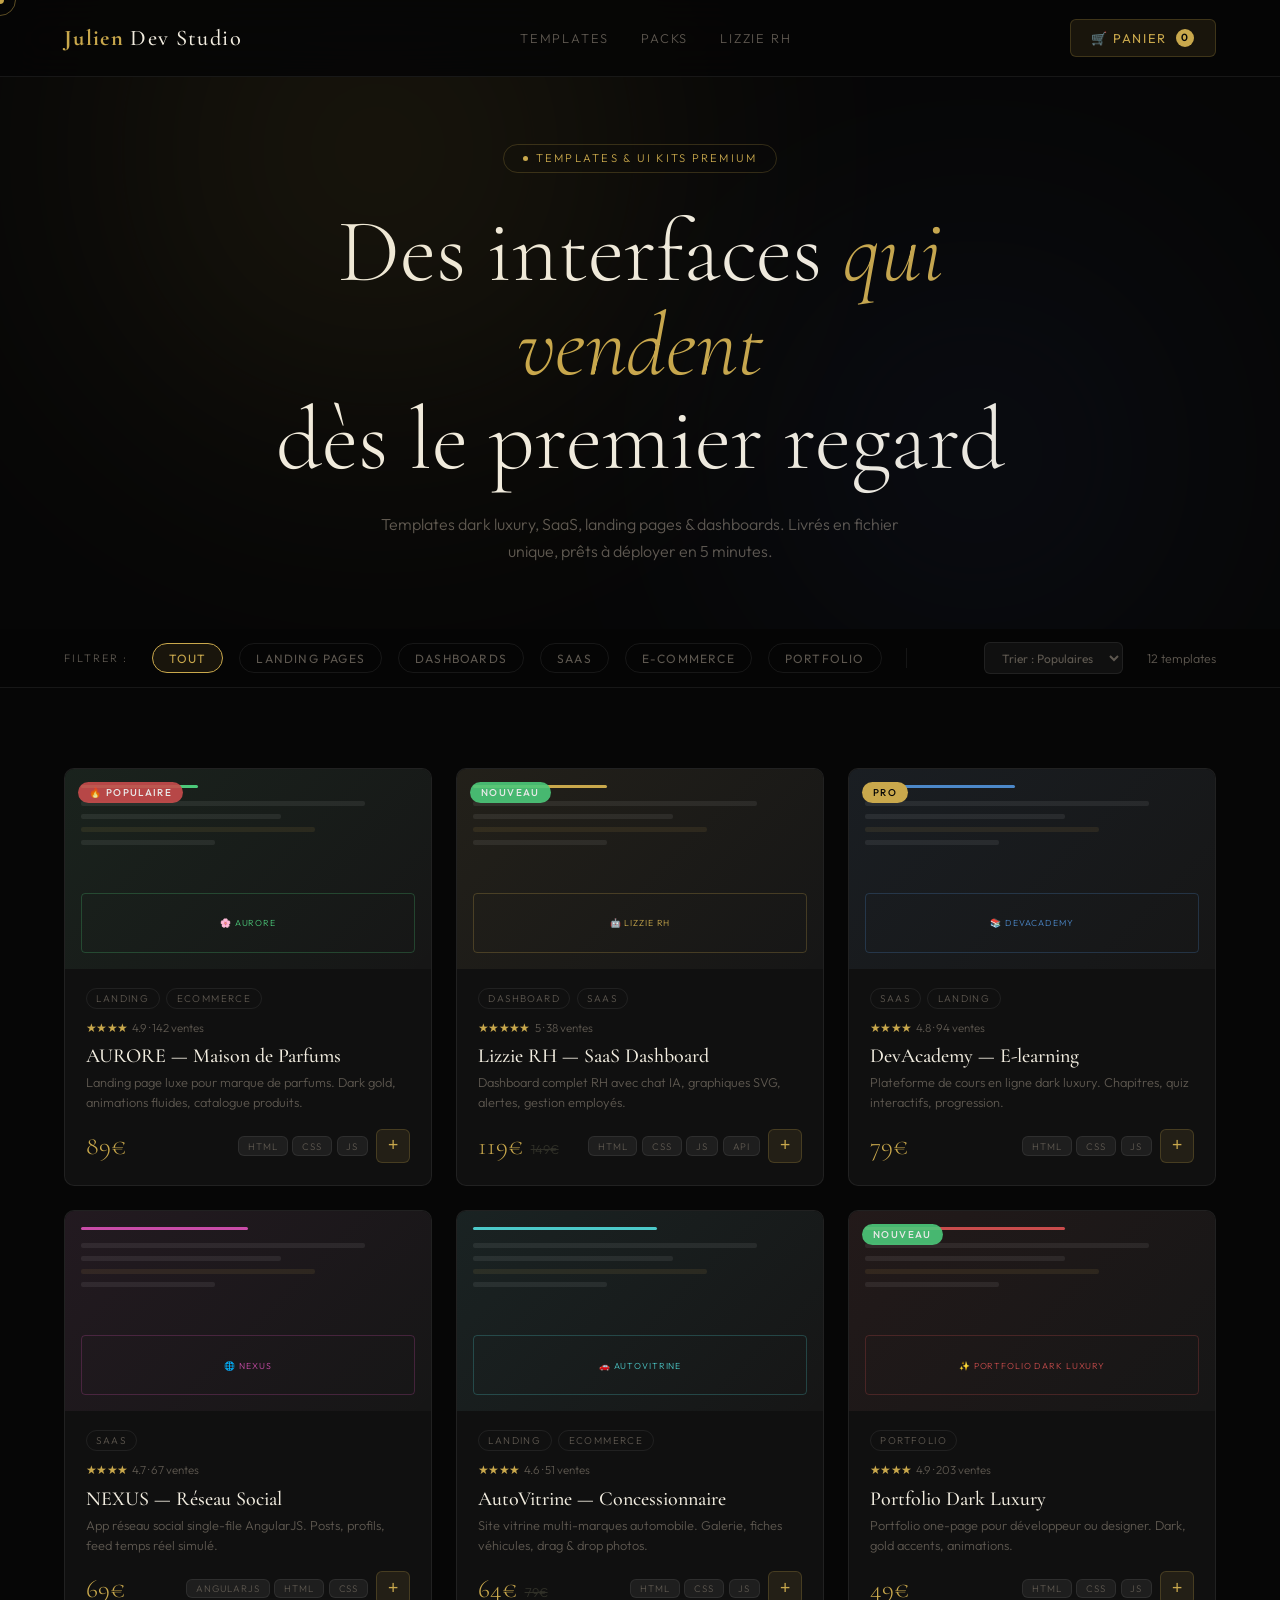
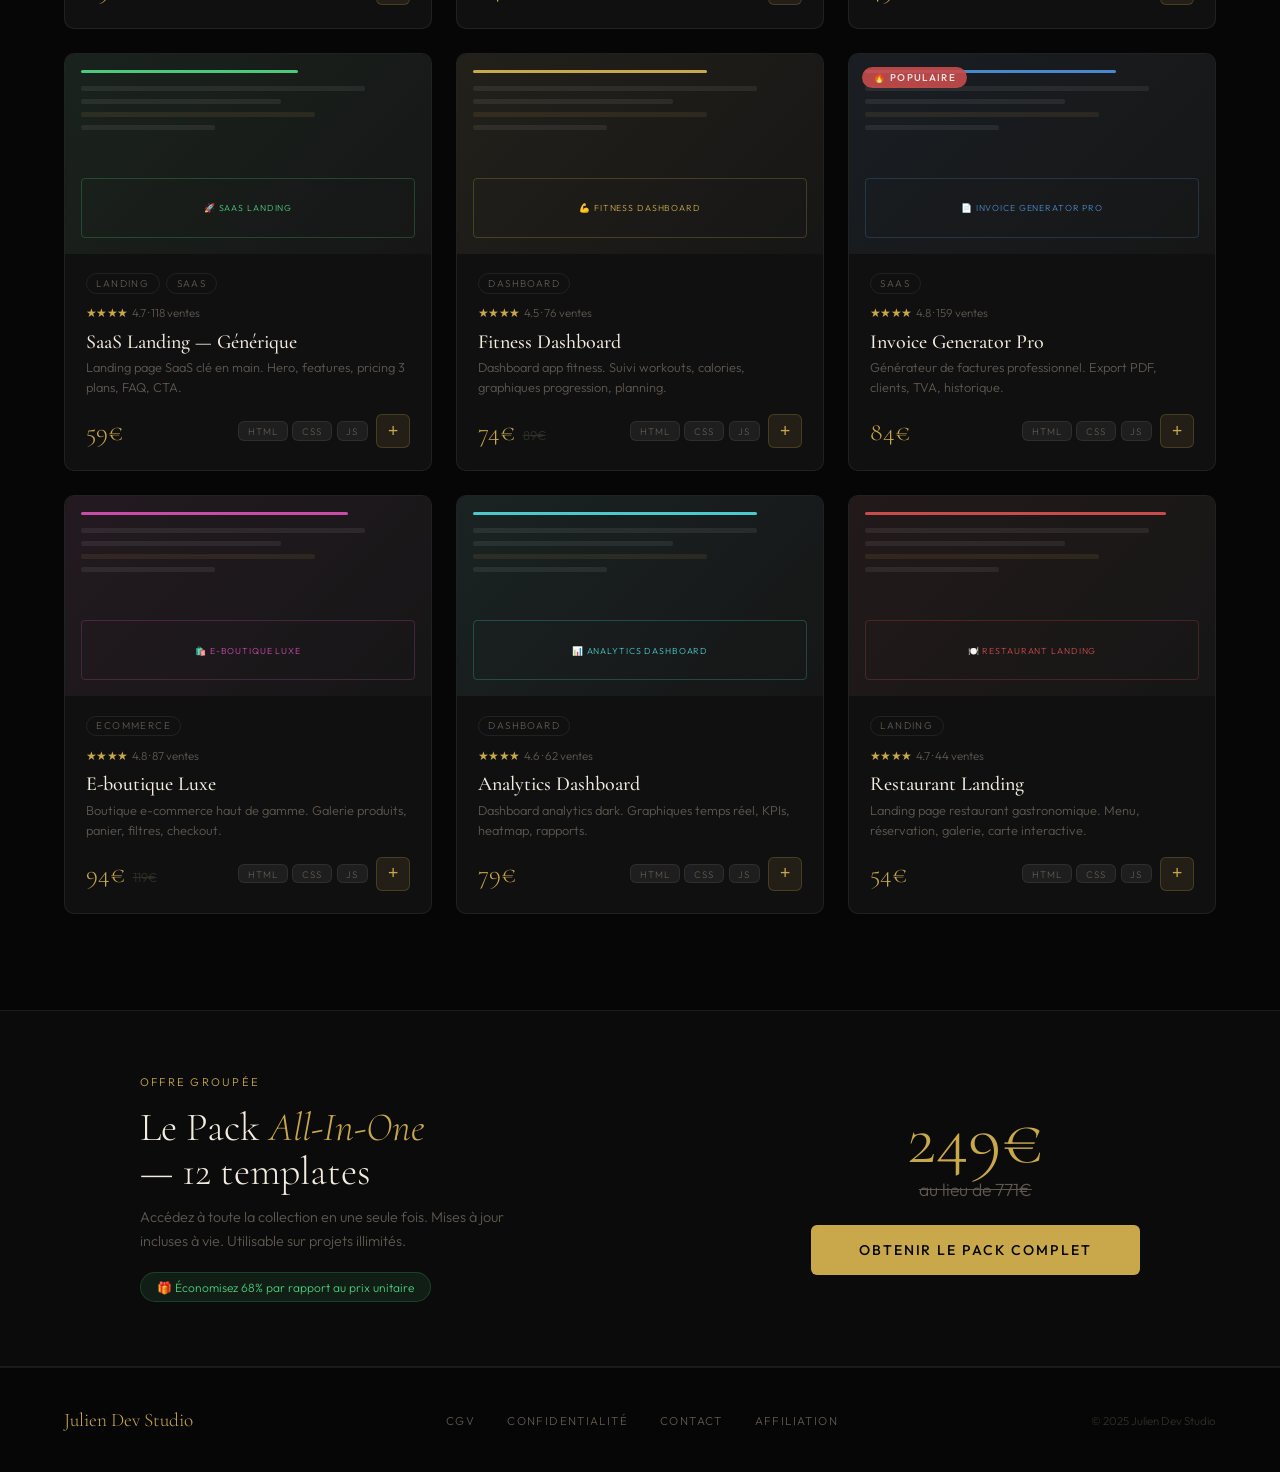
<file: test/boutique-templates.html>
<!DOCTYPE html>
<html lang="fr">
<head>
<meta charset="UTF-8"/>
<meta name="viewport" content="width=device-width, initial-scale=1.0"/>
<title>Templates Premium — Julien Dev Studio</title>
<link rel="preconnect" href="https://fonts.googleapis.com"/>
<link rel="preconnect" href="https://fonts.gstatic.com" crossorigin/>
<link href="https://fonts.googleapis.com/css2?family=Cormorant+Garamond:ital,wght@0,300;0,400;0,500;0,600;1,300;1,400&family=Outfit:wght@300;400;500;600&display=swap" rel="stylesheet"/>
<style>
*,*::before,*::after{box-sizing:border-box;margin:0;padding:0}
:root{
  --gold:#C9A84C;--gold-light:#E8C97A;--gold-dim:rgba(201,168,76,.1);
  --bg:#060606;--bg2:#0B0B0B;--surface:#101010;--surface2:#161616;--surface3:#1E1E1E;
  --border:rgba(255,255,255,.07);--border-gold:rgba(201,168,76,.22);
  --text:#F2EDE0;--text-muted:#5E5850;--text-dim:#303028;
  --green:#4CC97A;--red:#C94C4C;--r:6px;
}
html{scroll-behavior:smooth}
body{background:var(--bg);color:var(--text);font-family:'Outfit',sans-serif;font-weight:300;min-height:100vh;cursor:none;overflow-x:hidden}

/* ── CURSOR ──────────────────────────────────────── */
#cur{position:fixed;width:8px;height:8px;border-radius:50%;background:var(--gold);pointer-events:none;z-index:9999;transform:translate(-50%,-50%);mix-blend-mode:difference;transition:transform .1s}
#cur-r{position:fixed;width:32px;height:32px;border-radius:50%;border:1px solid rgba(201,168,76,.45);pointer-events:none;z-index:9998;transform:translate(-50%,-50%);transition:left .2s ease,top .2s ease,width .3s,height .3s}
body:has(button:hover) #cur-r,body:has(a:hover) #cur-r,body:has(.card-template:hover) #cur-r{width:52px;height:52px}

/* ── NAV ─────────────────────────────────────────── */
nav{
  position:fixed;top:0;left:0;right:0;z-index:200;
  padding:1.2rem 4rem;
  display:flex;align-items:center;justify-content:space-between;
  backdrop-filter:blur(20px);
  background:rgba(6,6,6,.9);
  border-bottom:1px solid var(--border);
}
.nav-logo{
  font-family:'Cormorant Garamond',serif;
  font-size:1.4rem;font-weight:500;color:var(--text);letter-spacing:.06em;
  text-decoration:none;
}
.nav-logo strong{color:var(--gold)}
.nav-links{display:flex;gap:2rem;align-items:center}
.nav-links a{font-size:.8rem;letter-spacing:.14em;text-transform:uppercase;color:var(--text-muted);text-decoration:none;transition:color .2s;cursor:none}
.nav-links a:hover{color:var(--gold)}
.cart-btn{
  display:flex;align-items:center;gap:.6rem;
  padding:.55rem 1.3rem;border:1px solid var(--border-gold);
  border-radius:var(--r);background:var(--gold-dim);
  color:var(--gold);font-size:.8rem;letter-spacing:.12em;text-transform:uppercase;
  cursor:none;transition:all .25s;font-family:'Outfit',sans-serif;
}
.cart-btn:hover{background:var(--gold);color:var(--bg)}
.cart-count{
  background:var(--gold);color:var(--bg);
  width:18px;height:18px;border-radius:50%;
  display:flex;align-items:center;justify-content:center;
  font-size:.65rem;font-weight:600;transition:background .25s;
}
.cart-btn:hover .cart-count{background:var(--bg);color:var(--gold)}

/* ── HERO ─────────────────────────────────────────── */
#hero{
  padding:9rem 4rem 4rem;text-align:center;
  position:relative;overflow:hidden;
}
.hero-orb{position:absolute;border-radius:50%;filter:blur(140px);pointer-events:none;opacity:.12}
.hero-orb.a{width:500px;height:500px;background:var(--gold);top:-100px;left:10%;animation:drift 14s ease-in-out infinite alternate}
.hero-orb.b{width:350px;height:350px;background:#4C6EC9;bottom:0;right:10%;animation:drift 18s ease-in-out infinite alternate-reverse}
@keyframes drift{from{transform:translate(0,0)}to{transform:translate(30px,20px)}}
.hero-tag{
  display:inline-flex;align-items:center;gap:.5rem;
  border:1px solid var(--border-gold);border-radius:50px;
  padding:.4rem 1.2rem;font-size:.7rem;letter-spacing:.2em;
  text-transform:uppercase;color:var(--gold);margin-bottom:2rem;
}
.hero-tag::before{content:'';width:5px;height:5px;border-radius:50%;background:var(--gold);animation:blink 2s infinite}
@keyframes blink{0%,100%{opacity:1}50%{opacity:.2}}
#hero h1{
  font-family:'Cormorant Garamond',serif;
  font-size:clamp(2.8rem,7vw,6rem);font-weight:300;
  line-height:1.05;max-width:800px;margin:0 auto;
}
#hero h1 em{font-style:italic;color:var(--gold)}
#hero p{
  color:var(--text-muted);font-size:1rem;line-height:1.7;
  max-width:520px;margin:1.5rem auto 0;
}

/* ── FILTRES ─────────────────────────────────────── */
#filters{
  position:sticky;top:64px;z-index:100;
  background:rgba(6,6,6,.95);backdrop-filter:blur(20px);
  border-bottom:1px solid var(--border);
  padding:.8rem 4rem;
  display:flex;align-items:center;gap:1rem;
  flex-wrap:wrap;
}
.filter-label{font-size:.68rem;letter-spacing:.18em;text-transform:uppercase;color:var(--text-muted);margin-right:.5rem}
.filter-btn{
  padding:.4rem 1rem;border-radius:50px;
  border:1px solid var(--border);background:transparent;
  color:var(--text-muted);font-size:.75rem;letter-spacing:.1em;
  text-transform:uppercase;cursor:none;transition:all .2s;
  font-family:'Outfit',sans-serif;
}
.filter-btn:hover{border-color:var(--border-gold);color:var(--text)}
.filter-btn.active{border-color:var(--gold);background:var(--gold-dim);color:var(--gold)}
.filter-sep{width:1px;height:20px;background:var(--border);margin:0 .5rem}
.sort-select{
  background:var(--surface);border:1px solid var(--border);
  color:var(--text-muted);font-family:'Outfit',sans-serif;
  font-size:.75rem;padding:.4rem .8rem;border-radius:var(--r);
  cursor:none;outline:none;margin-left:auto;
}
.results-count{font-size:.78rem;color:var(--text-muted);margin-left:.5rem}

/* ── GRILLE ─────────────────────────────────────────── */
#shop{padding:3rem 4rem 6rem;max-width:1400px;margin:0 auto}
.templates-grid{
  display:grid;
  grid-template-columns:repeat(auto-fill,minmax(320px,1fr));
  gap:1.5rem;margin-top:2rem;
}

/* ── CARD TEMPLATE ────────────────────────────────── */
.card-template{
  background:var(--surface);border:1px solid var(--border);
  border-radius:10px;overflow:hidden;
  transition:all .4s ease;position:relative;cursor:none;
}
.card-template:hover{border-color:var(--border-gold);transform:translateY(-6px);box-shadow:0 24px 60px rgba(0,0,0,.6)}
.card-template.hidden{display:none}

.tpl-preview{
  position:relative;height:200px;overflow:hidden;
  background:var(--surface2);
}
.tpl-preview-img{
  width:100%;height:100%;object-fit:cover;
  transition:transform .5s ease;
}
.card-template:hover .tpl-preview-img{transform:scale(1.04)}

/* Preview généré en CSS (pas d'image réelle) */
.tpl-mock{
  width:100%;height:100%;
  display:flex;flex-direction:column;
  padding:1rem;gap:.5rem;
  position:relative;overflow:hidden;
}
.mock-bar{height:3px;border-radius:2px;background:var(--gold);width:40%;margin-bottom:.3rem}
.mock-line{height:5px;border-radius:2px;background:var(--border);width:var(--w,80%)}
.mock-line.gold{background:var(--gold-dim);width:var(--w,60%)}
.mock-block{
  width:100%;height:60px;border-radius:4px;
  border:1px solid var(--border);
  display:grid;place-items:center;
  font-size:.55rem;letter-spacing:.1em;text-transform:uppercase;
  color:var(--text-muted);margin-top:auto;
}

.tpl-badge{
  position:absolute;top:.8rem;left:.8rem;
  padding:.25rem .7rem;border-radius:50px;
  font-size:.62rem;letter-spacing:.14em;text-transform:uppercase;
  font-weight:500;
}
.badge-new{background:var(--green);color:#fff;opacity:.9}
.badge-hot{background:var(--red);color:#fff;opacity:.9}
.badge-pro{background:var(--gold);color:var(--bg)}

.tpl-overlay{
  position:absolute;inset:0;
  background:rgba(6,6,6,.85);
  display:flex;align-items:center;justify-content:center;gap:.8rem;
  opacity:0;transition:opacity .3s;
}
.card-template:hover .tpl-overlay{opacity:1}
.ov-btn{
  padding:.55rem 1.2rem;border-radius:var(--r);
  font-size:.72rem;letter-spacing:.14em;text-transform:uppercase;
  cursor:none;transition:all .25s;font-family:'Outfit',sans-serif;
}
.ov-preview{border:1px solid rgba(255,255,255,.3);color:var(--text);background:transparent}
.ov-preview:hover{border-color:var(--text);background:rgba(255,255,255,.08)}
.ov-buy{background:var(--gold);color:var(--bg);border:none;font-weight:500}
.ov-buy:hover{background:var(--gold-light)}

.tpl-body{padding:1.2rem 1.3rem 1.4rem}
.tpl-cats{display:flex;gap:.4rem;margin-bottom:.7rem;flex-wrap:wrap}
.tpl-cat{
  font-size:.62rem;letter-spacing:.14em;text-transform:uppercase;
  padding:.18rem .6rem;border-radius:50px;
  border:1px solid var(--border);color:var(--text-muted);
}
.tpl-title{font-family:'Cormorant Garamond',serif;font-size:1.25rem;font-weight:500;margin-bottom:.3rem;line-height:1.2}
.tpl-desc{font-size:.8rem;color:var(--text-muted);line-height:1.55;margin-bottom:1rem}
.tpl-footer{display:flex;align-items:center;justify-content:space-between}
.tpl-price{
  font-family:'Cormorant Garamond',serif;
  font-size:1.6rem;font-weight:300;color:var(--gold);
}
.tpl-price-old{font-size:.8rem;color:var(--text-dim);text-decoration:line-through;margin-left:.3rem}
.tpl-stack{display:flex;gap:.3rem}
.stack-tag{
  padding:.18rem .55rem;border-radius:var(--r);
  font-size:.6rem;letter-spacing:.1em;text-transform:uppercase;
  background:var(--surface3);color:var(--text-muted);border:1px solid var(--border);
}
.tpl-add-btn{
  width:34px;height:34px;border-radius:var(--r);
  background:var(--gold-dim);border:1px solid var(--border-gold);
  color:var(--gold);font-size:1.1rem;cursor:none;
  transition:all .25s;display:flex;align-items:center;justify-content:center;
  flex-shrink:0;
}
.tpl-add-btn:hover{background:var(--gold);color:var(--bg)}
.tpl-add-btn.added{background:var(--green);border-color:var(--green);color:#fff}
.tpl-rating{display:flex;align-items:center;gap:.3rem;font-size:.72rem;color:var(--text-muted);margin-bottom:.6rem}
.stars{color:var(--gold);letter-spacing:-.05em}

/* ── PANIER LATÉRAL ──────────────────────────────── */
#cart-panel{
  position:fixed;top:0;right:0;bottom:0;
  width:420px;background:var(--bg2);
  border-left:1px solid var(--border);
  z-index:500;
  transform:translateX(100%);
  transition:transform .4s cubic-bezier(.16,1,.3,1);
  display:flex;flex-direction:column;
}
#cart-panel.open{transform:translateX(0)}
.cart-backdrop{
  position:fixed;inset:0;background:rgba(0,0,0,.6);
  z-index:499;opacity:0;pointer-events:none;
  transition:opacity .4s;backdrop-filter:blur(4px);
}
.cart-backdrop.open{opacity:1;pointer-events:all}
.cart-head{
  padding:1.5rem;border-bottom:1px solid var(--border);
  display:flex;align-items:center;justify-content:space-between;
}
.cart-head-title{font-family:'Cormorant Garamond',serif;font-size:1.4rem;font-weight:300}
.cart-head-title em{font-style:italic;color:var(--gold)}
.cart-close{
  width:32px;height:32px;border-radius:50%;
  border:1px solid var(--border);background:none;
  color:var(--text-muted);font-size:1rem;cursor:none;
  transition:all .2s;display:flex;align-items:center;justify-content:center;
}
.cart-close:hover{border-color:var(--border-gold);color:var(--gold)}
.cart-items{flex:1;overflow-y:auto;padding:1.2rem}
.cart-items::-webkit-scrollbar{width:3px}
.cart-items::-webkit-scrollbar-thumb{background:var(--border);border-radius:3px}
.cart-empty{
  display:flex;flex-direction:column;align-items:center;justify-content:center;
  height:100%;gap:1rem;color:var(--text-muted);
}
.cart-empty-icon{font-size:3rem;opacity:.3}
.cart-item{
  display:flex;gap:1rem;align-items:flex-start;
  padding:1rem 0;border-bottom:1px solid var(--border);
}
.cart-item-mock{
  width:56px;height:44px;border-radius:4px;
  background:var(--surface2);border:1px solid var(--border);
  flex-shrink:0;display:flex;align-items:center;justify-content:center;
  font-size:1.2rem;
}
.cart-item-info{flex:1;min-width:0}
.cart-item-name{font-size:.88rem;color:var(--text);margin-bottom:.2rem;white-space:nowrap;overflow:hidden;text-overflow:ellipsis}
.cart-item-cats{font-size:.7rem;color:var(--text-muted)}
.cart-item-price{
  font-family:'Cormorant Garamond',serif;
  font-size:1.2rem;font-weight:300;color:var(--gold);
  flex-shrink:0;
}
.cart-item-remove{
  background:none;border:none;color:var(--text-dim);
  cursor:none;font-size:.85rem;transition:color .2s;
  padding:.2rem;flex-shrink:0;
}
.cart-item-remove:hover{color:var(--red)}
.cart-foot{
  padding:1.5rem;border-top:1px solid var(--border);
  background:var(--surface);
}
.cart-total{
  display:flex;align-items:center;justify-content:space-between;
  margin-bottom:1.2rem;
}
.cart-total-label{font-size:.8rem;letter-spacing:.14em;text-transform:uppercase;color:var(--text-muted)}
.cart-total-val{
  font-family:'Cormorant Garamond',serif;
  font-size:2rem;font-weight:300;color:var(--gold);
}
.cart-checkout-btn{
  width:100%;padding:1rem;background:var(--gold);
  color:var(--bg);border:none;border-radius:var(--r);
  font-family:'Outfit',sans-serif;font-size:.88rem;
  font-weight:500;letter-spacing:.14em;text-transform:uppercase;
  cursor:none;transition:all .3s;
}
.cart-checkout-btn:hover{background:var(--gold-light);box-shadow:0 8px 30px rgba(201,168,76,.25)}
.cart-checkout-btn:disabled{opacity:.4}
.cart-note{text-align:center;margin-top:.8rem;font-size:.72rem;color:var(--text-muted)}

/* ── MODALE PREVIEW ───────────────────────────────── */
#modal{
  position:fixed;inset:0;z-index:600;
  display:flex;align-items:center;justify-content:center;
  padding:2rem;
  opacity:0;pointer-events:none;transition:opacity .35s;
}
#modal.open{opacity:1;pointer-events:all}
.modal-backdrop{position:absolute;inset:0;background:rgba(0,0,0,.85);backdrop-filter:blur(8px)}
.modal-box{
  position:relative;z-index:1;
  width:100%;max-width:860px;max-height:90vh;
  background:var(--surface);border:1px solid var(--border-gold);
  border-radius:12px;overflow:hidden;
  display:flex;flex-direction:column;
  animation:modalIn .35s ease;
}
@keyframes modalIn{from{opacity:0;transform:scale(.96) translateY(16px)}to{opacity:1;transform:scale(1) translateY(0)}}
.modal-header{
  padding:1.5rem;border-bottom:1px solid var(--border);
  display:flex;align-items:center;justify-content:space-between;
}
.modal-title{font-family:'Cormorant Garamond',serif;font-size:1.5rem;font-weight:400}
.modal-close{
  width:34px;height:34px;border-radius:50%;border:1px solid var(--border);
  background:none;color:var(--text-muted);cursor:none;font-size:1rem;
  transition:all .2s;display:flex;align-items:center;justify-content:center;
}
.modal-close:hover{border-color:var(--border-gold);color:var(--gold)}
.modal-body{display:flex;overflow:hidden;flex:1;min-height:0}
.modal-preview-pane{
  flex:1;background:var(--surface2);border-right:1px solid var(--border);
  display:flex;align-items:center;justify-content:center;
  padding:2rem;min-height:400px;
}
.modal-info-pane{
  width:320px;min-width:320px;padding:1.5rem;
  overflow-y:auto;display:flex;flex-direction:column;gap:1.2rem;
}
.modal-info-pane::-webkit-scrollbar{width:3px}
.modal-price-big{font-family:'Cormorant Garamond',serif;font-size:3rem;font-weight:300;color:var(--gold);line-height:1}
.modal-desc{font-size:.85rem;color:var(--text-muted);line-height:1.65}
.modal-features{list-style:none;display:flex;flex-direction:column;gap:.5rem}
.modal-features li{
  display:flex;align-items:center;gap:.6rem;
  font-size:.82rem;color:var(--text-muted);
}
.modal-features li::before{content:'✓';color:var(--green);font-size:.75rem}
.modal-buy-btn{
  padding:1rem;background:var(--gold);color:var(--bg);border:none;
  border-radius:var(--r);font-family:'Outfit',sans-serif;
  font-size:.88rem;font-weight:500;letter-spacing:.14em;text-transform:uppercase;
  cursor:none;transition:all .3s;width:100%;
}
.modal-buy-btn:hover{background:var(--gold-light)}
.modal-add-btn{
  padding:.8rem;background:transparent;color:var(--gold);
  border:1px solid var(--border-gold);border-radius:var(--r);
  font-family:'Outfit',sans-serif;font-size:.82rem;letter-spacing:.12em;
  text-transform:uppercase;cursor:none;transition:all .3s;width:100%;margin-top:-.3rem;
}
.modal-add-btn:hover{background:var(--gold-dim)}
.section-divider{width:100%;height:1px;background:var(--border)}

/* ── PACK PROMO ──────────────────────────────────── */
#pack-section{
  background:var(--bg2);
  border-top:1px solid var(--border);border-bottom:1px solid var(--border);
  padding:4rem;margin-bottom:0;
}
.pack-inner{max-width:1000px;margin:0 auto;display:flex;align-items:center;gap:4rem}
.pack-left{flex:1}
.pack-tag{font-size:.7rem;letter-spacing:.2em;text-transform:uppercase;color:var(--gold);margin-bottom:1rem}
.pack-title{font-family:'Cormorant Garamond',serif;font-size:2.5rem;font-weight:300;line-height:1.1;margin-bottom:.8rem}
.pack-title em{font-style:italic;color:var(--gold)}
.pack-desc{color:var(--text-muted);font-size:.9rem;line-height:1.65;max-width:400px}
.pack-saves{
  display:inline-flex;align-items:center;gap:.5rem;
  margin-top:1.2rem;padding:.4rem 1rem;
  background:rgba(76,201,122,.1);border:1px solid rgba(76,201,122,.2);
  border-radius:50px;font-size:.75rem;color:var(--green);
}
.pack-right{text-align:center}
.pack-price-wrap{margin-bottom:1.5rem}
.pack-price{font-family:'Cormorant Garamond',serif;font-size:4.5rem;font-weight:300;color:var(--gold);line-height:1}
.pack-price-old{font-size:1.1rem;color:var(--text-muted);text-decoration:line-through;margin-top:.2rem}
.pack-cta{
  padding:1rem 3rem;background:var(--gold);color:var(--bg);
  border:none;border-radius:var(--r);font-family:'Outfit',sans-serif;
  font-size:.88rem;font-weight:500;letter-spacing:.14em;text-transform:uppercase;
  cursor:none;transition:all .3s;
}
.pack-cta:hover{background:var(--gold-light);box-shadow:0 10px 40px rgba(201,168,76,.3)}

/* ── FOOTER ──────────────────────────────────────── */
footer{
  padding:2.5rem 4rem;border-top:1px solid var(--border);
  display:flex;align-items:center;justify-content:space-between;flex-wrap:wrap;gap:1rem;
}
.foot-logo{font-family:'Cormorant Garamond',serif;font-size:1.2rem;color:var(--gold)}
.foot-links{display:flex;gap:2rem}
.foot-links a{font-size:.72rem;letter-spacing:.12em;text-transform:uppercase;color:var(--text-muted);text-decoration:none;transition:color .2s;cursor:none}
.foot-links a:hover{color:var(--gold)}
.foot-copy{font-size:.72rem;color:var(--text-dim)}

/* ── TOAST ────────────────────────────────────────── */
#toast{
  position:fixed;bottom:2rem;left:50%;transform:translateX(-50%) translateY(20px);
  background:var(--surface2);border:1px solid var(--border-gold);
  border-radius:50px;padding:.7rem 1.5rem;
  font-size:.82rem;color:var(--gold);
  display:flex;align-items:center;gap:.5rem;
  z-index:700;opacity:0;transition:all .35s;pointer-events:none;
  white-space:nowrap;
}
#toast.show{opacity:1;transform:translateX(-50%) translateY(0)}

/* ── ANIMATIONS ──────────────────────────────────── */
.reveal{opacity:0;transform:translateY(30px);transition:opacity .6s ease,transform .6s ease}
.reveal.visible{opacity:1;transform:translateY(0)}
@media(max-width:900px){
  nav{padding:1rem 1.5rem}
  #hero{padding:7rem 1.5rem 3rem}
  #filters{padding:.8rem 1.5rem}
  #shop{padding:2rem 1.5rem 4rem}
  #pack-section{padding:3rem 1.5rem}
  .pack-inner{flex-direction:column;gap:2rem;text-align:center}
  footer{padding:2rem 1.5rem;flex-direction:column;text-align:center}
  #cart-panel{width:100%}
  .modal-body{flex-direction:column}
  .modal-info-pane{width:100%;min-width:0}
}
</style>
</head>
<body>

<div id="cur"></div>
<div id="cur-r"></div>
<div id="toast">✓ <span id="toast-msg"></span></div>

<!-- ══ NAV ══════════════════════════════════════════ -->
<nav>
  <a href="#" class="nav-logo"><strong>Julien</strong> Dev Studio</a>
  <div class="nav-links">
    <a href="#shop">Templates</a>
    <a href="#pack-section">Packs</a>
    <a href="lizzie-landing.html">Lizzie RH</a>
  </div>
  <button class="cart-btn" onclick="toggleCart()">
    🛒 Panier <div class="cart-count" id="cart-count">0</div>
  </button>
</nav>

<!-- ══ HERO ═════════════════════════════════════════ -->
<section id="hero">
  <div class="hero-orb a"></div>
  <div class="hero-orb b"></div>
  <div class="hero-tag">Templates & UI Kits Premium</div>
  <h1>Des interfaces <em>qui vendent</em><br/>dès le premier regard</h1>
  <p>Templates dark luxury, SaaS, landing pages & dashboards. Livrés en fichier unique, prêts à déployer en 5 minutes.</p>
</section>

<!-- ══ FILTRES ═══════════════════════════════════════ -->
<div id="filters">
  <span class="filter-label">Filtrer :</span>
  <button class="filter-btn active" onclick="filter('all',this)">Tout</button>
  <button class="filter-btn" onclick="filter('landing',this)">Landing pages</button>
  <button class="filter-btn" onclick="filter('dashboard',this)">Dashboards</button>
  <button class="filter-btn" onclick="filter('saas',this)">SaaS</button>
  <button class="filter-btn" onclick="filter('ecommerce',this)">E-commerce</button>
  <button class="filter-btn" onclick="filter('portfolio',this)">Portfolio</button>
  <div class="filter-sep"></div>
  <select class="sort-select" onchange="sort(this.value)">
    <option value="default">Trier : Populaires</option>
    <option value="price-asc">Prix croissant</option>
    <option value="price-desc">Prix décroissant</option>
    <option value="newest">Plus récents</option>
  </select>
  <span class="results-count" id="results-count">12 templates</span>
</div>

<!-- ══ GRILLE ════════════════════════════════════════ -->
<section id="shop">
  <div class="templates-grid" id="grid"></div>
</section>

<!-- ══ PACK PROMO ════════════════════════════════════ -->
<section id="pack-section">
  <div class="pack-inner">
    <div class="pack-left reveal">
      <div class="pack-tag">Offre groupée</div>
      <h2 class="pack-title">Le Pack <em>All-In-One</em><br/>— 12 templates</h2>
      <p class="pack-desc">Accédez à toute la collection en une seule fois. Mises à jour incluses à vie. Utilisable sur projets illimités.</p>
      <div class="pack-saves">🎁 Économisez 68% par rapport au prix unitaire</div>
    </div>
    <div class="pack-right reveal" style="transition-delay:.1s">
      <div class="pack-price-wrap">
        <div class="pack-price">249€</div>
        <div class="pack-price-old">au lieu de 771€</div>
      </div>
      <button class="pack-cta" onclick="buyPack()">Obtenir le pack complet</button>
    </div>
  </div>
</section>

<!-- ══ FOOTER ════════════════════════════════════════ -->
<footer>
  <div class="foot-logo">Julien Dev Studio</div>
  <div class="foot-links">
    <a href="#">CGV</a><a href="#">Confidentialité</a><a href="#">Contact</a><a href="#">Affiliation</a>
  </div>
  <div class="foot-copy">© 2025 Julien Dev Studio</div>
</footer>

<!-- ══ PANIER ════════════════════════════════════════ -->
<div class="cart-backdrop" id="cart-backdrop" onclick="toggleCart()"></div>
<div id="cart-panel">
  <div class="cart-head">
    <div class="cart-head-title">Mon <em>panier</em></div>
    <button class="cart-close" onclick="toggleCart()">✕</button>
  </div>
  <div class="cart-items" id="cart-items">
    <div class="cart-empty" id="cart-empty">
      <div class="cart-empty-icon">🛒</div>
      <div>Votre panier est vide</div>
    </div>
  </div>
  <div class="cart-foot">
    <div class="cart-total">
      <div class="cart-total-label">Total</div>
      <div class="cart-total-val" id="cart-total">0€</div>
    </div>
    <button class="cart-checkout-btn" id="checkout-btn" disabled onclick="checkout()">
      Payer maintenant →
    </button>
    <div class="cart-note">🔒 Paiement sécurisé via Stripe · Livraison instantanée</div>
  </div>
</div>

<!-- ══ MODALE PREVIEW ════════════════════════════════ -->
<div id="modal">
  <div class="modal-backdrop" onclick="closeModal()"></div>
  <div class="modal-box">
    <div class="modal-header">
      <div class="modal-title" id="modal-title">Template</div>
      <button class="modal-close" onclick="closeModal()">✕</button>
    </div>
    <div class="modal-body">
      <div class="modal-preview-pane" id="modal-preview"></div>
      <div class="modal-info-pane">
        <div>
          <div class="tpl-cats" id="modal-cats"></div>
          <div class="modal-price-big" id="modal-price"></div>
          <div style="color:var(--text-dim);font-size:.8rem;margin-top:.2rem" id="modal-price-old"></div>
        </div>
        <div class="modal-desc" id="modal-desc"></div>
        <div class="section-divider"></div>
        <div>
          <div style="font-size:.7rem;letter-spacing:.16em;text-transform:uppercase;color:var(--text-muted);margin-bottom:.7rem">Inclus</div>
          <ul class="modal-features" id="modal-features"></ul>
        </div>
        <div style="display:flex;flex-direction:column;gap:.6rem;margin-top:auto">
          <button class="modal-buy-btn" id="modal-buy-btn">Acheter maintenant →</button>
          <button class="modal-add-btn" id="modal-add-btn">+ Ajouter au panier</button>
        </div>
      </div>
    </div>
  </div>
</div>

<script>
// ── Cursor ────────────────────────────────────────────
const cur=document.getElementById('cur'),curR=document.getElementById('cur-r');
let mx=0,my=0,rx=0,ry=0;
document.addEventListener('mousemove',e=>{mx=e.clientX;my=e.clientY;cur.style.left=mx+'px';cur.style.top=my+'px'});
(function loop(){rx+=(mx-rx)*.14;ry+=(my-ry)*.14;curR.style.left=rx+'px';curR.style.top=ry+'px';requestAnimationFrame(loop)})();

// ── Données templates ─────────────────────────────────
const TEMPLATES=[
  {id:1,title:'AURORE — Maison de Parfums',desc:'Landing page luxe pour marque de parfums. Dark gold, animations fluides, catalogue produits.',cats:['landing','ecommerce'],tags:['HTML','CSS','JS'],price:89,oldPrice:null,badge:'hot',icon:'🌸',
   features:['Fichier HTML unique','Catalogue produits','Animations CSS avancées','Formulaire contact','100% responsive'],rating:4.9,sales:142},
  {id:2,title:'Lizzie RH — SaaS Dashboard',desc:'Dashboard complet RH avec chat IA, graphiques SVG, alertes, gestion employés.',cats:['dashboard','saas'],tags:['HTML','CSS','JS','API'],price:119,oldPrice:149,badge:'new',icon:'🤖',
   features:['Dashboard complet','Chat IA Anthropic','Graphiques SVG','Alertes colorées','Sidebar navigation'],rating:5.0,sales:38},
  {id:3,title:'DevAcademy — E-learning',desc:'Plateforme de cours en ligne dark luxury. Chapitres, quiz interactifs, progression.',cats:['saas','landing'],tags:['HTML','CSS','JS'],price:79,oldPrice:null,badge:'pro',icon:'📚',
   features:['26 chapitres','Quiz interactifs','Barre de progression','Dark/light mode','Syntax highlighting'],rating:4.8,sales:94},
  {id:4,title:'NEXUS — Réseau Social',desc:'App réseau social single-file AngularJS. Posts, profils, feed temps réel simulé.',cats:['saas'],tags:['AngularJS','HTML','CSS'],price:69,oldPrice:null,badge:null,icon:'🌐',
   features:['Single-file app','Feed dynamique','Système de profils','Likes & commentaires','Responsive'],rating:4.7,sales:67},
  {id:5,title:'AutoVitrine — Concessionnaire',desc:'Site vitrine multi-marques automobile. Galerie, fiches véhicules, drag & drop photos.',cats:['landing','ecommerce'],tags:['HTML','CSS','JS'],price:64,oldPrice:79,badge:null,icon:'🚗',
   features:['Multi-marques','Galerie drag & drop','Fiches détaillées','Filtres & recherche','SEO ready'],rating:4.6,sales:51},
  {id:6,title:'Portfolio Dark Luxury',desc:'Portfolio one-page pour développeur ou designer. Dark, gold accents, animations.',cats:['portfolio'],tags:['HTML','CSS','JS'],price:49,oldPrice:null,badge:'new',icon:'✨',
   features:['One-page','Projets filtables','Contact Stripe','CV téléchargeable','Micro-animations'],rating:4.9,sales:203},
  {id:7,title:'SaaS Landing — Générique',desc:'Landing page SaaS clé en main. Hero, features, pricing 3 plans, FAQ, CTA.',cats:['landing','saas'],tags:['HTML','CSS','JS'],price:59,oldPrice:null,badge:null,icon:'🚀',
   features:['Sections complètes','Pricing 3 plans','FAQ accordion','Animations scroll','Customisable'],rating:4.7,sales:118},
  {id:8,title:'Fitness Dashboard',desc:'Dashboard app fitness. Suivi workouts, calories, graphiques progression, planning.',cats:['dashboard'],tags:['HTML','CSS','JS'],price:74,oldPrice:89,badge:null,icon:'💪',
   features:['KPIs animés','Graphiques SVG','Planning hebdo','Historique workouts','Mode sombre'],rating:4.5,sales:76},
  {id:9,title:'Invoice Generator Pro',desc:'Générateur de factures professionnel. Export PDF, clients, TVA, historique.',cats:['saas'],tags:['HTML','CSS','JS'],price:84,oldPrice:null,badge:'hot',icon:'📄',
   features:['Export PDF','Gestion clients','Calcul TVA auto','Historique','Numérotation auto'],rating:4.8,sales:159},
  {id:10,title:'E-boutique Luxe',desc:'Boutique e-commerce haut de gamme. Galerie produits, panier, filtres, checkout.',cats:['ecommerce'],tags:['HTML','CSS','JS'],price:94,oldPrice:119,badge:null,icon:'🛍️',
   features:['Grille produits','Panier dynamique','Filtres catégories','Modale produit','Animations'],rating:4.8,sales:87},
  {id:11,title:'Analytics Dashboard',desc:'Dashboard analytics dark. Graphiques temps réel, KPIs, heatmap, rapports.',cats:['dashboard'],tags:['HTML','CSS','JS'],price:79,oldPrice:null,badge:null,icon:'📊',
   features:['10+ types de charts','KPIs temps réel','Heatmap utilisateurs','Export CSV','Filtres date'],rating:4.6,sales:62},
  {id:12,title:'Restaurant Landing',desc:'Landing page restaurant gastronomique. Menu, réservation, galerie, carte interactive.',cats:['landing'],tags:['HTML','CSS','JS'],price:54,oldPrice:null,badge:null,icon:'🍽️',
   features:['Menu dynamique','Système réservation','Galerie photos','Carte Google Maps','Avis clients'],rating:4.7,sales:44}
];

// ── Panier ────────────────────────────────────────────
let cart=[];
let currentFilter='all';
let currentSort='default';

function getFiltered(){
  let list=currentFilter==='all'?[...TEMPLATES]:TEMPLATES.filter(t=>t.cats.includes(currentFilter));
  if(currentSort==='price-asc') list.sort((a,b)=>a.price-b.price);
  if(currentSort==='price-desc') list.sort((a,b)=>b.price-a.price);
  if(currentSort==='newest') list.sort((a,b)=>b.id-a.id);
  return list;
}

function renderGrid(){
  const grid=document.getElementById('grid');
  const list=getFiltered();
  document.getElementById('results-count').textContent=`${list.length} template${list.length>1?'s':''}`;
  grid.innerHTML='';
  list.forEach((t,i)=>{
    const inCart=cart.some(c=>c.id===t.id);
    const colors=['#C94C4C','#4CC97A','#C9A84C','#4C88C9','#C94CA8','#4CC9C9'];
    const col=colors[t.id%colors.length];
    const card=document.createElement('div');
    card.className='card-template reveal';
    card.style.transitionDelay=(i*.05)+'s';
    card.innerHTML=`
      <div class="tpl-preview">
        <div class="tpl-mock" style="background:linear-gradient(135deg,${col}12,transparent)">
          <div class="mock-bar" style="background:${col};width:${30+t.id*5}%"></div>
          <div class="mock-line" style="--w:85%"></div>
          <div class="mock-line" style="--w:60%"></div>
          <div class="mock-line gold" style="--w:70%"></div>
          <div class="mock-line" style="--w:40%"></div>
          <div class="mock-block" style="border-color:${col}40;color:${col}">${t.icon} ${t.title.split('—')[0].trim()}</div>
        </div>
        ${t.badge?`<div class="tpl-badge badge-${t.badge}">${t.badge==='new'?'Nouveau':t.badge==='hot'?'🔥 Populaire':'Pro'}</div>`:''}
        <div class="tpl-overlay">
          <button class="ov-btn ov-preview" onclick="openModal(${t.id});event.stopPropagation()">Aperçu</button>
          <button class="ov-btn ov-buy" onclick="buyNow(${t.id});event.stopPropagation()">Acheter →</button>
        </div>
      </div>
      <div class="tpl-body">
        <div class="tpl-cats">${t.cats.map(c=>`<span class="tpl-cat">${c}</span>`).join('')}</div>
        <div class="tpl-rating"><span class="stars">${'★'.repeat(Math.floor(t.rating))}</span> ${t.rating} · ${t.sales} ventes</div>
        <div class="tpl-title">${t.title}</div>
        <div class="tpl-desc">${t.desc}</div>
        <div class="tpl-footer">
          <div>
            <span class="tpl-price">${t.price}€</span>
            ${t.oldPrice?`<span class="tpl-price-old">${t.oldPrice}€</span>`:''}
          </div>
          <div style="display:flex;align-items:center;gap:.5rem">
            <div class="tpl-stack">${t.tags.map(tg=>`<span class="stack-tag">${tg}</span>`).join('')}</div>
            <button class="tpl-add-btn ${inCart?'added':''}" id="add-${t.id}" onclick="addToCart(${t.id});event.stopPropagation()" title="${inCart?'Dans le panier':'Ajouter au panier'}">${inCart?'✓':'+'}</button>
          </div>
        </div>
      </div>`;
    grid.appendChild(card);
  });
  // Observer
  const obs=new IntersectionObserver(entries=>{
    entries.forEach(e=>{if(e.isIntersecting){e.target.classList.add('visible');obs.unobserve(e.target)}});
  },{threshold:.08});
  grid.querySelectorAll('.reveal').forEach(el=>obs.observe(el));
}

// ── Filtres & tri ─────────────────────────────────────
function filter(cat,btn){
  currentFilter=cat;
  document.querySelectorAll('.filter-btn').forEach(b=>b.classList.remove('active'));
  btn.classList.add('active');
  renderGrid();
}
function sort(val){currentSort=val;renderGrid()}

// ── Panier ────────────────────────────────────────────
function addToCart(id,showCart=true){
  const t=TEMPLATES.find(t=>t.id===id);
  if(!t) return;
  if(cart.some(c=>c.id===id)){toast('Déjà dans le panier');return}
  cart.push(t);
  updateCart();
  if(showCart) toggleCart(true);
  toast(`✓ "${t.title.split('—')[0].trim()}" ajouté`);
  // Mettre à jour le bouton
  const btn=document.getElementById('add-'+id);
  if(btn){btn.textContent='✓';btn.classList.add('added')}
}

function removeFromCart(id){
  cart=cart.filter(c=>c.id!==id);
  updateCart();
  renderCart();
  const btn=document.getElementById('add-'+id);
  if(btn){btn.textContent='+';btn.classList.remove('added')}
}

function updateCart(){
  const n=cart.length;
  document.getElementById('cart-count').textContent=n;
  const total=cart.reduce((s,t)=>s+t.price,0);
  document.getElementById('cart-total').textContent=total+'€';
  document.getElementById('checkout-btn').disabled=n===0;
  renderCart();
}

function renderCart(){
  const el=document.getElementById('cart-items');
  const empty=document.getElementById('cart-empty');
  if(cart.length===0){el.innerHTML='';el.appendChild(empty);empty.style.display='flex';return}
  empty.style.display='none';
  const existing=el.querySelectorAll('.cart-item');
  existing.forEach(e=>e.remove());
  cart.forEach(t=>{
    const div=document.createElement('div');
    div.className='cart-item';
    div.innerHTML=`
      <div class="cart-item-mock">${t.icon}</div>
      <div class="cart-item-info">
        <div class="cart-item-name">${t.title}</div>
        <div class="cart-item-cats">${t.cats.join(' · ')}</div>
      </div>
      <div class="cart-item-price">${t.price}€</div>
      <button class="cart-item-remove" onclick="removeFromCart(${t.id})">✕</button>`;
    el.appendChild(div);
  });
}

let cartOpen=false;
function toggleCart(forceOpen){
  cartOpen=forceOpen!==undefined?forceOpen:!cartOpen;
  document.getElementById('cart-panel').classList.toggle('open',cartOpen);
  document.getElementById('cart-backdrop').classList.toggle('open',cartOpen);
}

// ── Modale ────────────────────────────────────────────
let currentModal=null;
function openModal(id){
  const t=TEMPLATES.find(t=>t.id===id);
  if(!t) return;
  currentModal=t;
  document.getElementById('modal-title').textContent=t.title;
  document.getElementById('modal-price').textContent=t.price+'€';
  document.getElementById('modal-price-old').textContent=t.oldPrice?`au lieu de ${t.oldPrice}€`:'';
  document.getElementById('modal-desc').textContent=t.desc;
  document.getElementById('modal-cats').innerHTML=t.cats.map(c=>`<span class="tpl-cat">${c}</span>`).join('');
  document.getElementById('modal-features').innerHTML=t.features.map(f=>`<li>${f}</li>`).join('');
  const colors=['#C94C4C','#4CC97A','#C9A84C','#4C88C9','#C94CA8','#4CC9C9'];
  const col=colors[t.id%colors.length];
  document.getElementById('modal-preview').innerHTML=`
    <div style="text-align:center">
      <div style="font-size:4rem;margin-bottom:1rem">${t.icon}</div>
      <div style="font-family:'Cormorant Garamond',serif;font-size:1.5rem;color:${col};margin-bottom:.5rem">${t.title}</div>
      <div style="font-size:.8rem;color:var(--text-muted);max-width:300px;margin:0 auto;line-height:1.6">${t.desc}</div>
      <div style="margin-top:1.5rem;display:flex;gap:.5rem;justify-content:center;flex-wrap:wrap">${t.tags.map(tg=>`<span class="stack-tag">${tg}</span>`).join('')}</div>
    </div>`;
  document.getElementById('modal-buy-btn').onclick=()=>buyNow(t.id);
  document.getElementById('modal-add-btn').onclick=()=>{addToCart(t.id);closeModal()};
  document.getElementById('modal').classList.add('open');
}
function closeModal(){document.getElementById('modal').classList.remove('open');currentModal=null}

// ── Achats ────────────────────────────────────────────
async function buyNow(id){
  const t=TEMPLATES.find(t=>t.id===id);
  if(!t) return;
  try{
    const res=await fetch('/api/shop/checkout',{
      method:'POST',
      headers:{'Content-Type':'application/json'},
      body:JSON.stringify({templateId:id,price:t.price})
    });
    const data=await res.json();
    if(data.url) window.location.href=data.url;
    else throw new Error('no url');
  }catch{
    // Mode démo — lien Gumroad fictif
    toast('🔗 Redirection vers Gumroad…');
    setTimeout(()=>window.open(`https://gumroad.com/l/template-${id}`,'_blank'),1000);
  }
  closeModal();
}

async function checkout(){
  try{
    const res=await fetch('/api/shop/cart-checkout',{
      method:'POST',
      headers:{'Content-Type':'application/json'},
      body:JSON.stringify({items:cart.map(t=>({id:t.id,price:t.price}))})
    });
    const data=await res.json();
    if(data.url) window.location.href=data.url;
    else throw new Error('no url');
  }catch{
    toast('🔗 Redirection vers le paiement…');
    setTimeout(()=>alert(`Commande : ${cart.length} template(s) — Total : ${cart.reduce((s,t)=>s+t.price,0)}€\n\nIntégration Stripe / Gumroad à connecter.`),1000);
  }
}

function buyPack(){
  toast('🎁 Pack All-In-One — Redirection…');
  setTimeout(()=>window.open('https://gumroad.com/l/pack-allinone','_blank'),1000);
}

// ── Toast ─────────────────────────────────────────────
let toastTimer;
function toast(msg){
  const el=document.getElementById('toast');
  document.getElementById('toast-msg').textContent=msg;
  el.classList.add('show');
  clearTimeout(toastTimer);
  toastTimer=setTimeout(()=>el.classList.remove('show'),2800);
}

// ── Reveals pack ──────────────────────────────────────
const obsReveal=new IntersectionObserver(entries=>{
  entries.forEach(e=>{if(e.isIntersecting){e.target.classList.add('visible');obsReveal.unobserve(e.target)}});
},{threshold:.1});
document.querySelectorAll('.reveal').forEach(el=>obsReveal.observe(el));

// ── Fermer modal sur Echap ────────────────────────────
document.addEventListener('keydown',e=>{if(e.key==='Escape'){closeModal();if(cartOpen)toggleCart(false)}});

// ── Init ──────────────────────────────────────────────
renderGrid();
updateCart();
</script>
</body>
</html>
</file>
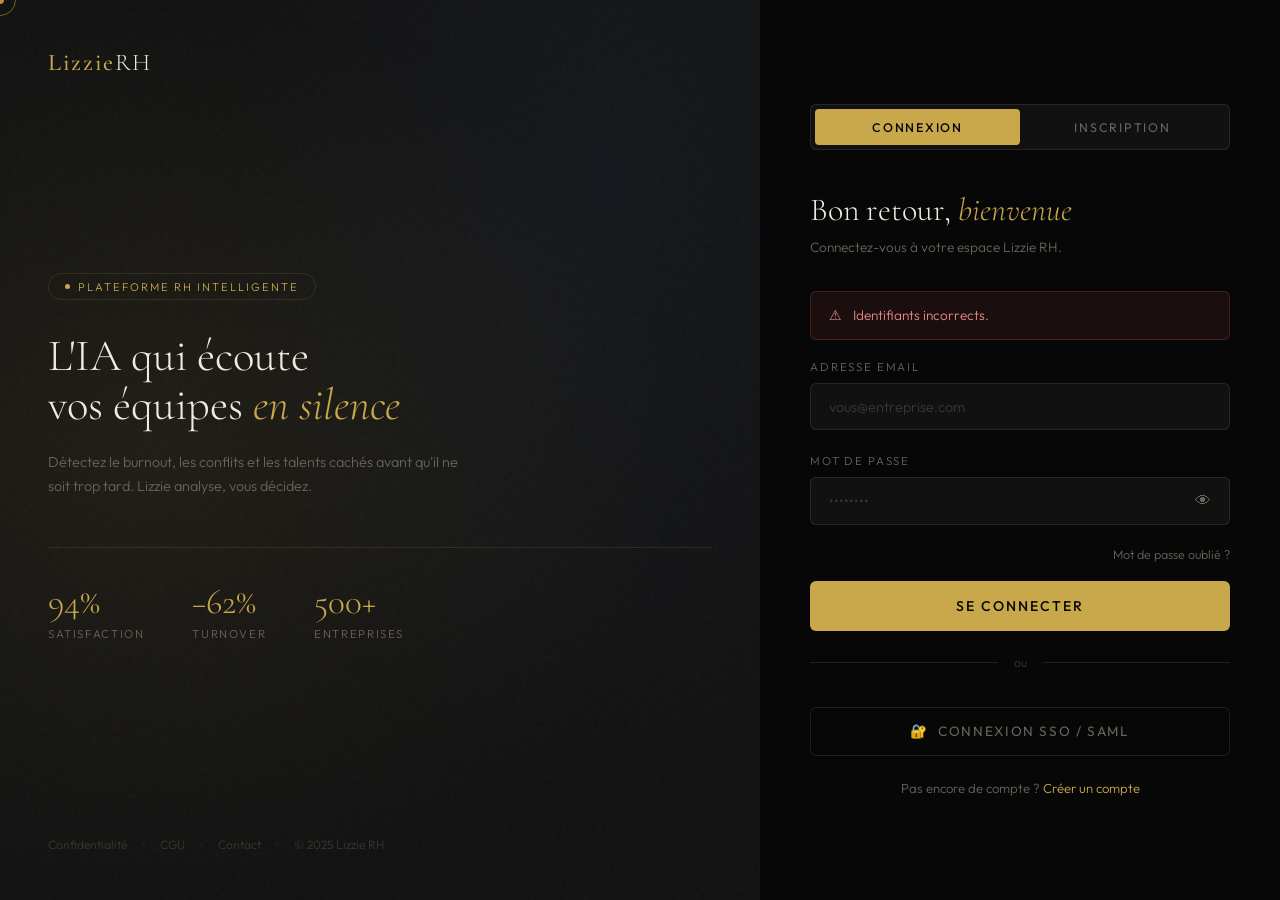
<file: test/lizzie-auth.html>
<!DOCTYPE html>
<html lang="fr">
<head>
<meta charset="UTF-8"/>
<meta name="viewport" content="width=device-width, initial-scale=1.0"/>
<title>Lizzie RH — Connexion</title>
<link rel="preconnect" href="https://fonts.googleapis.com"/>
<link rel="preconnect" href="https://fonts.gstatic.com" crossorigin/>
<link href="https://fonts.googleapis.com/css2?family=Cormorant+Garamond:ital,wght@0,300;0,400;0,500;1,300;1,400&family=Outfit:wght@300;400;500&display=swap" rel="stylesheet"/>
<style>
*,*::before,*::after{box-sizing:border-box;margin:0;padding:0}
:root{
  --gold:#C9A84C;--gold-light:#E8C97A;--gold-dim:rgba(201,168,76,.12);
  --bg:#070707;--surface:#111111;--surface2:#181818;
  --border:rgba(201,168,76,.15);--border-focus:rgba(201,168,76,.5);
  --text:#F0EBE0;--text-muted:#6A6459;--text-dim:#3A3830;
  --green:#4CC97A;--red:#C94C4C;--r:6px;
}
html,body{height:100%}
body{
  background:var(--bg);color:var(--text);
  font-family:'Outfit',sans-serif;font-weight:300;
  display:flex;min-height:100vh;overflow:hidden;
  cursor:none;
}

/* ── CURSOR ───────────────────────────────────────────── */
#cur{position:fixed;width:8px;height:8px;border-radius:50%;background:var(--gold);pointer-events:none;z-index:9999;transform:translate(-50%,-50%);transition:transform .1s;mix-blend-mode:difference}
#cur-r{position:fixed;width:32px;height:32px;border-radius:50%;border:1px solid rgba(201,168,76,.5);pointer-events:none;z-index:9998;transform:translate(-50%,-50%);transition:left .2s ease,top .2s ease,width .3s,height .3s}
body:has(button:hover) #cur-r,body:has(a:hover) #cur-r,body:has(input:hover) #cur-r{width:48px;height:48px}

/* ── LAYOUT ──────────────────────────────────────────── */
.split-left{
  flex:1;position:relative;
  background:var(--surface);
  display:flex;flex-direction:column;
  padding:3rem;overflow:hidden;
}
.split-right{
  width:520px;min-width:520px;
  display:flex;flex-direction:column;
  align-items:center;justify-content:center;
  padding:3rem;overflow-y:auto;
  position:relative;
}

/* ── LEFT PANEL ───────────────────────────────────────── */
.left-bg{
  position:absolute;inset:0;
  background:
    radial-gradient(ellipse 70% 50% at 20% 50%,rgba(201,168,76,.08),transparent),
    radial-gradient(ellipse 50% 70% at 80% 20%,rgba(76,122,201,.06),transparent);
}
.left-noise{
  position:absolute;inset:0;opacity:.03;
  background-image:url("data:image/svg+xml,%3Csvg viewBox='0 0 200 200' xmlns='http://www.w3.org/2000/svg'%3E%3Cfilter id='n'%3E%3CfeTurbulence type='fractalNoise' baseFrequency='.85' numOctaves='4'/%3E%3C/filter%3E%3Crect width='100%25' height='100%25' filter='url(%23n)'/%3E%3C/svg%3E");
}
.left-content{position:relative;z-index:1;display:flex;flex-direction:column;height:100%}
.left-logo{
  font-family:'Cormorant Garamond',serif;
  font-size:1.5rem;font-weight:500;color:var(--gold);
  letter-spacing:.08em;text-decoration:none;
}
.left-logo span{color:var(--text);font-weight:300}
.left-mid{flex:1;display:flex;flex-direction:column;justify-content:center;padding:2rem 0}
.left-tag{
  display:inline-flex;align-items:center;gap:.5rem;
  border:1px solid var(--border);padding:.35rem 1rem;
  border-radius:50px;font-size:.7rem;letter-spacing:.18em;
  text-transform:uppercase;color:var(--gold);
  margin-bottom:2rem;width:fit-content;
}
.left-tag::before{content:'';width:5px;height:5px;border-radius:50%;background:var(--gold);animation:blink 2s infinite}
@keyframes blink{0%,100%{opacity:1}50%{opacity:.3}}
.left-mid h2{
  font-family:'Cormorant Garamond',serif;
  font-size:clamp(2.2rem,3.5vw,3.5rem);
  font-weight:300;line-height:1.1;
  max-width:500px;
}
.left-mid h2 em{font-style:italic;color:var(--gold)}
.left-mid p{
  color:var(--text-muted);font-size:.9rem;line-height:1.7;
  max-width:420px;margin-top:1.2rem;
}
.left-stats{
  display:flex;gap:3rem;margin-top:3rem;
  padding-top:2rem;border-top:1px solid var(--border);
}
.stat-val{
  font-family:'Cormorant Garamond',serif;
  font-size:2.2rem;font-weight:300;color:var(--gold);
}
.stat-lbl{font-size:.72rem;letter-spacing:.14em;text-transform:uppercase;color:var(--text-muted);margin-top:.2rem}
.left-bottom{
  display:flex;gap:1rem;
  font-size:.75rem;color:var(--text-dim);
}
.left-bottom a{color:var(--text-dim);text-decoration:none;transition:color .2s}
.left-bottom a:hover{color:var(--gold)}
.left-bottom span{color:var(--text-dim)}

/* ── RIGHT PANEL ─────────────────────────────────────── */
.right-inner{width:100%;max-width:420px}

/* Onglets Login / Inscription */
.auth-tabs{
  display:flex;gap:0;
  border:1px solid var(--border);border-radius:var(--r);
  padding:4px;margin-bottom:2.5rem;
  background:var(--surface);
}
.auth-tab{
  flex:1;padding:.65rem;text-align:center;
  font-size:.78rem;letter-spacing:.14em;text-transform:uppercase;
  color:var(--text-muted);border:none;background:transparent;
  cursor:none;border-radius:4px;transition:all .3s;
  font-family:'Outfit',sans-serif;
}
.auth-tab.active{background:var(--gold);color:var(--bg);font-weight:500}

/* Titre panneau */
.form-title{
  font-family:'Cormorant Garamond',serif;
  font-size:2rem;font-weight:300;margin-bottom:.5rem;
}
.form-title em{font-style:italic;color:var(--gold)}
.form-sub{color:var(--text-muted);font-size:.85rem;line-height:1.6;margin-bottom:2rem}

/* Steps inscription */
.steps-indicator{
  display:flex;align-items:center;gap:0;
  margin-bottom:2rem;
}
.step-dot{
  width:28px;height:28px;border-radius:50%;
  display:flex;align-items:center;justify-content:center;
  font-size:.72rem;font-weight:500;
  border:1px solid var(--border);color:var(--text-muted);
  background:transparent;transition:all .4s;flex-shrink:0;
}
.step-dot.active{border-color:var(--gold);color:var(--gold);background:var(--gold-dim)}
.step-dot.done{background:var(--gold);border-color:var(--gold);color:var(--bg)}
.step-line{flex:1;height:1px;background:var(--border);transition:background .4s}
.step-line.done{background:var(--gold)}

/* Forms */
.form-panel{display:none}
.form-panel.active{display:block;animation:slideIn .35s ease}
@keyframes slideIn{from{opacity:0;transform:translateX(16px)}to{opacity:1;transform:translateX(0)}}

.field{margin-bottom:1.4rem}
label{
  display:block;font-size:.72rem;letter-spacing:.16em;
  text-transform:uppercase;color:var(--text-muted);margin-bottom:.6rem;
}
input[type=text],input[type=email],input[type=password],select{
  width:100%;padding:.85rem 1.1rem;
  background:var(--surface);
  border:1px solid var(--border);
  border-radius:var(--r);
  color:var(--text);font-family:'Outfit',sans-serif;font-size:.9rem;
  font-weight:300;outline:none;
  transition:border-color .3s,box-shadow .3s;
  appearance:none;cursor:none;
}
input:focus,select:focus{
  border-color:var(--border-focus);
  box-shadow:0 0 0 3px rgba(201,168,76,.08);
}
input::placeholder{color:var(--text-dim)}
.field-row{display:grid;grid-template-columns:1fr 1fr;gap:1rem}

/* Password toggle */
.field-pass{position:relative}
.field-pass input{padding-right:3rem}
.pass-toggle{
  position:absolute;right:1rem;top:50%;transform:translateY(-50%);
  background:none;border:none;cursor:none;
  color:var(--text-muted);font-size:1rem;padding:.2rem;
  transition:color .2s;
}
.pass-toggle:hover{color:var(--gold)}

/* Checkbox */
.check-row{display:flex;align-items:flex-start;gap:.8rem;margin-bottom:1.4rem}
.check-row input[type=checkbox]{
  width:16px;height:16px;min-width:16px;min-height:16px;
  margin-top:2px;accent-color:var(--gold);cursor:none;
}
.check-row label{
  font-size:.82rem;letter-spacing:0;text-transform:none;
  color:var(--text-muted);cursor:none;
}
.check-row label a{color:var(--gold);text-decoration:none}

/* Force indicator */
.force-bar{height:3px;border-radius:2px;background:var(--surface2);margin-top:.5rem;overflow:hidden}
.force-fill{height:100%;width:0;transition:width .4s,background .4s;border-radius:2px}
.force-label{font-size:.7rem;color:var(--text-muted);margin-top:.3rem;text-align:right}

/* Bouton principal */
.btn-submit{
  width:100%;padding:1rem;
  background:var(--gold);color:var(--bg);
  border:none;border-radius:var(--r);
  font-family:'Outfit',sans-serif;font-size:.88rem;
  font-weight:500;letter-spacing:.14em;text-transform:uppercase;
  cursor:none;transition:all .3s;
  position:relative;overflow:hidden;
}
.btn-submit:hover{background:var(--gold-light);transform:translateY(-1px);box-shadow:0 10px 30px rgba(201,168,76,.25)}
.btn-submit:disabled{opacity:.5;transform:none;box-shadow:none}
.btn-submit .loader{
  display:none;width:18px;height:18px;border-radius:50%;
  border:2px solid rgba(0,0,0,.3);border-top-color:#000;
  animation:spin .7s linear infinite;margin:0 auto;
}
.btn-submit.loading .loader{display:block}
.btn-submit.loading .btn-text{display:none}
@keyframes spin{to{transform:rotate(360deg)}}

.btn-outline{
  width:100%;padding:.9rem;margin-top:.8rem;
  background:transparent;color:var(--text-muted);
  border:1px solid var(--border);border-radius:var(--r);
  font-family:'Outfit',sans-serif;font-size:.85rem;
  letter-spacing:.12em;text-transform:uppercase;
  cursor:none;transition:all .3s;
}
.btn-outline:hover{border-color:var(--border-focus);color:var(--text)}

/* Alert */
.alert{
  padding:.9rem 1.1rem;border-radius:var(--r);
  font-size:.85rem;margin-bottom:1.2rem;
  display:none;align-items:center;gap:.7rem;
}
.alert.error{background:rgba(201,76,76,.1);border:1px solid rgba(201,76,76,.25);color:#E88A8A;display:flex}
.alert.success{background:rgba(76,201,122,.1);border:1px solid rgba(76,201,122,.25);color:#8AE8A8;display:flex}

/* Plan badge (step 3) */
.plan-cards{display:flex;flex-direction:column;gap:.8rem;margin-bottom:1.4rem}
.plan-card{
  display:flex;align-items:center;justify-content:space-between;
  padding:1rem 1.2rem;border:1px solid var(--border);
  border-radius:var(--r);cursor:none;transition:all .3s;
  background:var(--surface);
}
.plan-card:hover,.plan-card.selected{border-color:var(--gold);background:var(--gold-dim)}
.plan-card input[type=radio]{display:none}
.plan-name{font-size:.9rem;font-weight:400}
.plan-price{
  font-family:'Cormorant Garamond',serif;
  font-size:1.3rem;font-weight:300;color:var(--gold);
}
.plan-price small{font-family:'Outfit',sans-serif;font-size:.72rem;color:var(--text-muted)}
.plan-tag{font-size:.65rem;letter-spacing:.14em;text-transform:uppercase;color:var(--text-muted);margin-top:.1rem}

/* Divider "ou" */
.or-divider{
  display:flex;align-items:center;gap:1rem;
  color:var(--text-dim);font-size:.75rem;
  margin:1.5rem 0;
}
.or-divider::before,.or-divider::after{content:'';flex:1;height:1px;background:var(--border)}

/* Lien bas */
.form-switch{text-align:center;margin-top:1.5rem;font-size:.82rem;color:var(--text-muted)}
.form-switch a{color:var(--gold);text-decoration:none;cursor:none}

/* Mot de passe oublié */
.forgot{
  text-align:right;margin-bottom:1.2rem;
  font-size:.78rem;
}
.forgot a{color:var(--text-muted);text-decoration:none;transition:color .2s}
.forgot a:hover{color:var(--gold)}

/* Trial badge */
.trial-badge{
  display:flex;align-items:center;gap:.6rem;justify-content:center;
  padding:.6rem;border:1px solid var(--border);border-radius:var(--r);
  font-size:.75rem;color:var(--text-muted);margin-bottom:1.5rem;
  background:var(--surface);
}
.trial-badge strong{color:var(--gold)}

@media(max-width:900px){
  .split-left{display:none}
  .split-right{width:100%;min-width:0;padding:2rem 1.5rem}
}
</style>
</head>
<body>

<div id="cur"></div>
<div id="cur-r"></div>

<!-- ── GAUCHE ────────────────────────────────────────── -->
<div class="split-left">
  <div class="left-bg"></div>
  <div class="left-noise"></div>
  <div class="left-content">

    <a href="lizzie-landing.html" class="left-logo">Lizzie<span>RH</span></a>

    <div class="left-mid">
      <div class="left-tag">Plateforme RH intelligente</div>
      <h2>L'IA qui écoute<br/>vos équipes <em>en silence</em></h2>
      <p>Détectez le burnout, les conflits et les talents cachés avant qu'il ne soit trop tard. Lizzie analyse, vous décidez.</p>

      <div class="left-stats">
        <div>
          <div class="stat-val">94%</div>
          <div class="stat-lbl">Satisfaction</div>
        </div>
        <div>
          <div class="stat-val">−62%</div>
          <div class="stat-lbl">Turnover</div>
        </div>
        <div>
          <div class="stat-val">500+</div>
          <div class="stat-lbl">Entreprises</div>
        </div>
      </div>
    </div>

    <div class="left-bottom">
      <a href="#">Confidentialité</a><span>·</span>
      <a href="#">CGU</a><span>·</span>
      <a href="#">Contact</a><span>·</span>
      <span>© 2025 Lizzie RH</span>
    </div>

  </div>
</div>

<!-- ── DROITE ─────────────────────────────────────────── -->
<div class="split-right">
  <div class="right-inner">

    <!-- Onglets -->
    <div class="auth-tabs">
      <button class="auth-tab active" onclick="switchMode('login')">Connexion</button>
      <button class="auth-tab" onclick="switchMode('register')">Inscription</button>
    </div>

    <!-- ══ CONNEXION ═══════════════════════════════════ -->
    <div id="panel-login" class="form-panel active">
      <h2 class="form-title">Bon retour, <em>bienvenue</em></h2>
      <p class="form-sub">Connectez-vous à votre espace Lizzie RH.</p>

      <div class="alert error" id="login-error">
        <span>⚠</span><span id="login-error-msg">Identifiants incorrects.</span>
      </div>

      <div class="field">
        <label for="login-email">Adresse email</label>
        <input type="email" id="login-email" placeholder="vous@entreprise.com" autocomplete="email"/>
      </div>

      <div class="field">
        <label for="login-pass">Mot de passe</label>
        <div class="field-pass">
          <input type="password" id="login-pass" placeholder="••••••••" autocomplete="current-password"/>
          <button class="pass-toggle" onclick="togglePass('login-pass',this)" type="button">👁</button>
        </div>
      </div>

      <div class="forgot"><a href="#" onclick="showForgot()">Mot de passe oublié ?</a></div>

      <button class="btn-submit" id="login-btn" onclick="handleLogin()">
        <span class="btn-text">Se connecter</span>
        <div class="loader"></div>
      </button>

      <div class="or-divider">ou</div>

      <button class="btn-outline" onclick="handleSSO()">
        🔐 &nbsp;Connexion SSO / SAML
      </button>

      <div class="form-switch">
        Pas encore de compte ? <a href="#" onclick="switchMode('register')">Créer un compte</a>
      </div>
    </div>

    <!-- ══ INSCRIPTION (3 étapes) ═══════════════════════ -->
    <div id="panel-register" class="form-panel">

      <!-- Indicateur steps -->
      <div class="steps-indicator" id="steps-ind">
        <div class="step-dot active" id="sd1">1</div>
        <div class="step-line" id="sl1"></div>
        <div class="step-dot" id="sd2">2</div>
        <div class="step-line" id="sl2"></div>
        <div class="step-dot" id="sd3">3</div>
      </div>

      <!-- STEP 1 — Compte -->
      <div id="reg-step1" class="form-panel active">
        <h2 class="form-title">Créer <em>votre compte</em></h2>
        <p class="form-sub">Démarrez votre essai gratuit de 14 jours, sans carte bancaire.</p>

        <div class="alert error" id="s1-error"><span>⚠</span><span id="s1-error-msg"></span></div>

        <div class="field-row">
          <div class="field">
            <label for="r-fname">Prénom</label>
            <input type="text" id="r-fname" placeholder="Julien"/>
          </div>
          <div class="field">
            <label for="r-lname">Nom</label>
            <input type="text" id="r-lname" placeholder="Dupont"/>
          </div>
        </div>

        <div class="field">
          <label for="r-email">Email professionnel</label>
          <input type="email" id="r-email" placeholder="vous@entreprise.com"/>
        </div>

        <div class="field">
          <label for="r-pass">Mot de passe</label>
          <div class="field-pass">
            <input type="password" id="r-pass" placeholder="Min. 8 caractères" oninput="checkForce(this)"/>
            <button class="pass-toggle" onclick="togglePass('r-pass',this)" type="button">👁</button>
          </div>
          <div class="force-bar"><div class="force-fill" id="force-fill"></div></div>
          <div class="force-label" id="force-label">Entrez un mot de passe</div>
        </div>

        <div class="check-row">
          <input type="checkbox" id="r-cgu"/>
          <label for="r-cgu">J'accepte les <a href="#">conditions d'utilisation</a> et la <a href="#">politique de confidentialité</a></label>
        </div>

        <button class="btn-submit" onclick="goStep(2)">
          <span class="btn-text">Continuer →</span>
          <div class="loader"></div>
        </button>
      </div>

      <!-- STEP 2 — Entreprise -->
      <div id="reg-step2" class="form-panel">
        <h2 class="form-title">Votre <em>entreprise</em></h2>
        <p class="form-sub">Quelques informations pour configurer votre espace Lizzie.</p>

        <div class="field">
          <label for="r-company">Nom de l'entreprise</label>
          <input type="text" id="r-company" placeholder="Acme Corp"/>
        </div>

        <div class="field-row">
          <div class="field">
            <label for="r-size">Taille de l'équipe</label>
            <select id="r-size">
              <option value="">Sélectionner</option>
              <option value="1-5">1 – 5</option>
              <option value="6-20">6 – 20</option>
              <option value="21-50">21 – 50</option>
              <option value="51-200">51 – 200</option>
              <option value="200+">200+</option>
            </select>
          </div>
          <div class="field">
            <label for="r-sector">Secteur</label>
            <select id="r-sector">
              <option value="">Sélectionner</option>
              <option>Tech / SaaS</option>
              <option>Finance</option>
              <option>Santé</option>
              <option>Retail</option>
              <option>Industrie</option>
              <option>Autre</option>
            </select>
          </div>
        </div>

        <div class="field">
          <label for="r-role">Votre rôle</label>
          <select id="r-role">
            <option value="">Sélectionner</option>
            <option>Directeur RH</option>
            <option>Responsable RH</option>
            <option>Office Manager</option>
            <option>CEO / Fondateur</option>
            <option>Manager</option>
            <option>Autre</option>
          </select>
        </div>

        <div style="display:flex;gap:1rem">
          <button class="btn-outline" onclick="goStep(1)" style="flex:1;margin-top:0">← Retour</button>
          <button class="btn-submit" onclick="goStep(3)" style="flex:2">
            <span class="btn-text">Continuer →</span>
            <div class="loader"></div>
          </button>
        </div>
      </div>

      <!-- STEP 3 — Plan -->
      <div id="reg-step3" class="form-panel">
        <h2 class="form-title">Choisir <em>votre plan</em></h2>
        <p class="form-sub">14 jours offerts sur tous les plans. Annulation libre.</p>

        <div class="trial-badge">🎁 <strong>Essai gratuit 14 jours</strong> — aucune carte requise</div>

        <div class="plan-cards" id="plan-cards">
          <label class="plan-card selected" onclick="selectPlan(this,'STARTER')">
            <input type="radio" name="plan" value="STARTER" checked/>
            <div>
              <div class="plan-name">Starter</div>
              <div class="plan-tag">Jusqu'à 5 employés</div>
            </div>
            <div class="plan-price">29€<small>/mois</small></div>
          </label>
          <label class="plan-card" onclick="selectPlan(this,'PRO')">
            <input type="radio" name="plan" value="PRO"/>
            <div>
              <div class="plan-name">Pro ⭐</div>
              <div class="plan-tag">Jusqu'à 50 employés</div>
            </div>
            <div class="plan-price">79€<small>/mois</small></div>
          </label>
          <label class="plan-card" onclick="selectPlan(this,'ENTERPRISE')">
            <input type="radio" name="plan" value="ENTERPRISE"/>
            <div>
              <div class="plan-name">Entreprise</div>
              <div class="plan-tag">Employés illimités</div>
            </div>
            <div class="plan-price">199€<small>/mois</small></div>
          </label>
        </div>

        <div class="alert error" id="s3-error"><span>⚠</span><span id="s3-error-msg"></span></div>
        <div class="alert success" id="s3-success"><span>✓</span><span>Compte créé ! Redirection en cours…</span></div>

        <div style="display:flex;gap:1rem">
          <button class="btn-outline" onclick="goStep(2)" style="flex:1;margin-top:0">← Retour</button>
          <button class="btn-submit" id="reg-btn" onclick="handleRegister()" style="flex:2">
            <span class="btn-text">Créer mon compte</span>
            <div class="loader"></div>
          </button>
        </div>

        <div class="form-switch" style="margin-top:1rem">
          Déjà un compte ? <a href="#" onclick="switchMode('login')">Se connecter</a>
        </div>
      </div>

    </div><!-- /panel-register -->

  </div>
</div>

<script>
// ── Curseur ───────────────────────────────────────────
const cur=document.getElementById('cur'),curR=document.getElementById('cur-r');
let mx=0,my=0,rx=0,ry=0;
document.addEventListener('mousemove',e=>{
  mx=e.clientX;my=e.clientY;
  cur.style.left=mx+'px';cur.style.top=my+'px';
});
(function loop(){
  rx+=(mx-rx)*.14;ry+=(my-ry)*.14;
  curR.style.left=rx+'px';curR.style.top=ry+'px';
  requestAnimationFrame(loop);
})();

// ── Bascule Login / Inscription ────────────────────────
let mode='login';
function switchMode(m){
  mode=m;
  document.querySelectorAll('.auth-tab').forEach((t,i)=>t.classList.toggle('active',i===(m==='login'?0:1)));
  document.getElementById('panel-login').classList.toggle('active',m==='login');
  document.getElementById('panel-register').classList.toggle('active',m==='register');
}

// ── Steps inscription ──────────────────────────────────
let currentStep=1;
function goStep(n){
  if(n>currentStep && !validateStep(currentStep)) return;
  [1,2,3].forEach(i=>{
    document.getElementById('reg-step'+i).classList.toggle('active',i===n);
    const dot=document.getElementById('sd'+i);
    dot.classList.toggle('done',i<n);
    dot.classList.toggle('active',i===n);
    if(i<3){document.getElementById('sl'+i).classList.toggle('done',i<n)}
  });
  currentStep=n;
}

function validateStep(s){
  if(s===1){
    const fn=document.getElementById('r-fname').value.trim();
    const ln=document.getElementById('r-lname').value.trim();
    const em=document.getElementById('r-email').value.trim();
    const pw=document.getElementById('r-pass').value;
    const cgu=document.getElementById('r-cgu').checked;
    const errEl=document.getElementById('s1-error');
    const errMsg=document.getElementById('s1-error-msg');
    if(!fn||!ln){errMsg.textContent='Prénom et nom requis.';errEl.style.display='flex';return false}
    if(!/^[^\s@]+@[^\s@]+\.[^\s@]+$/.test(em)){errMsg.textContent='Email invalide.';errEl.style.display='flex';return false}
    if(pw.length<8){errMsg.textContent='Mot de passe : 8 caractères minimum.';errEl.style.display='flex';return false}
    if(!cgu){errMsg.textContent='Veuillez accepter les CGU.';errEl.style.display='flex';return false}
    errEl.style.display='none';return true;
  }
  if(s===2){
    const co=document.getElementById('r-company').value.trim();
    const sz=document.getElementById('r-size').value;
    if(!co||!sz){return false}
    return true;
  }
  return true;
}

// ── Sélection plan ─────────────────────────────────────
let selectedPlan='STARTER';
function selectPlan(el,plan){
  document.querySelectorAll('.plan-card').forEach(c=>c.classList.remove('selected'));
  el.classList.add('selected');
  selectedPlan=plan;
}

// ── Force mot de passe ─────────────────────────────────
function checkForce(input){
  const v=input.value;
  let score=0;
  if(v.length>=8)score++;
  if(/[A-Z]/.test(v))score++;
  if(/[0-9]/.test(v))score++;
  if(/[^A-Za-z0-9]/.test(v))score++;
  const fill=document.getElementById('force-fill');
  const label=document.getElementById('force-label');
  const colors=['#C94C4C','#C9884C','#C9C94C','#4CC97A'];
  const labels=['Trop faible','Faible','Bon','Excellent'];
  fill.style.width=(score*25)+'%';
  fill.style.background=colors[score-1]||'var(--text-dim)';
  label.textContent=score?labels[score-1]:'Entrez un mot de passe';
}

// ── Toggle mot de passe ────────────────────────────────
function togglePass(id,btn){
  const inp=document.getElementById(id);
  const show=inp.type==='password';
  inp.type=show?'text':'password';
  btn.textContent=show?'🙈':'👁';
}

// ── Login ──────────────────────────────────────────────
async function handleLogin(){
  const btn=document.getElementById('login-btn');
  const email=document.getElementById('login-email').value.trim();
  const pass=document.getElementById('login-pass').value;
  const errEl=document.getElementById('login-error');

  if(!email||!pass){
    document.getElementById('login-error-msg').textContent='Veuillez remplir tous les champs.';
    errEl.style.display='flex';return;
  }
  errEl.style.display='none';
  btn.classList.add('loading');btn.disabled=true;

  try{
    const res=await fetch('/api/auth/login',{
      method:'POST',
      headers:{'Content-Type':'application/json'},
      credentials:'include',
      body:JSON.stringify({email,password:pass})
    });
    const data=await res.json();
    if(res.ok){
      window.location.href='/dashboard';
    }else{
      document.getElementById('login-error-msg').textContent=data.error||'Identifiants incorrects.';
      errEl.style.display='flex';
    }
  }catch(e){
    // Mode démo
    document.getElementById('login-error-msg').textContent='Serveur indisponible. Mode démo : redirection…';
    errEl.style.display='flex';
    setTimeout(()=>window.location.href='lizzie-dashboard.html',1500);
  }finally{
    btn.classList.remove('loading');btn.disabled=false;
  }
}

// ── Register ───────────────────────────────────────────
async function handleRegister(){
  const btn=document.getElementById('reg-btn');
  const errEl=document.getElementById('s3-error');
  const okEl=document.getElementById('s3-success');

  btn.classList.add('loading');btn.disabled=true;
  errEl.style.display='none';

  const payload={
    firstName:document.getElementById('r-fname').value.trim(),
    lastName:document.getElementById('r-lname').value.trim(),
    email:document.getElementById('r-email').value.trim(),
    password:document.getElementById('r-pass').value,
    companyName:document.getElementById('r-company').value.trim(),
    companySize:document.getElementById('r-size').value,
    sector:document.getElementById('r-sector').value,
    role:document.getElementById('r-role').value,
    plan:selectedPlan
  };

  try{
    const res=await fetch('/api/auth/register',{
      method:'POST',
      headers:{'Content-Type':'application/json'},
      body:JSON.stringify(payload)
    });
    const data=await res.json();
    if(res.ok){
      okEl.style.display='flex';
      // Rediriger vers Stripe checkout si plan payant
      if(data.checkoutUrl) setTimeout(()=>window.location.href=data.checkoutUrl,1200);
      else setTimeout(()=>window.location.href='/dashboard',1200);
    }else{
      document.getElementById('s3-error-msg').textContent=data.error||'Une erreur est survenue.';
      errEl.style.display='flex';
    }
  }catch(e){
    // Mode démo
    okEl.style.display='flex';
    setTimeout(()=>window.location.href='lizzie-dashboard.html',1500);
  }finally{
    btn.classList.remove('loading');btn.disabled=false;
  }
}

// ── SSO ────────────────────────────────────────────────
function handleSSO(){
  alert('SSO disponible sur le plan Entreprise. Contactez notre équipe.');
}

// ── Mot de passe oublié ────────────────────────────────
function showForgot(){
  const email=prompt('Entrez votre adresse email :');
  if(email&&/\S+@\S+\.\S+/.test(email)){
    alert('Un lien de réinitialisation a été envoyé à '+email);
  }
}

// ── Pré-sélectionner plan via URL (?plan=PRO) ──────────
const urlPlan=new URLSearchParams(window.location.search).get('plan');
if(urlPlan&&['STARTER','PRO','ENTERPRISE'].includes(urlPlan)){
  switchMode('register');
  document.querySelectorAll('.plan-card').forEach(c=>{
    const match=c.querySelector('input').value===urlPlan;
    c.classList.toggle('selected',match);
    if(match)selectedPlan=urlPlan;
  });
}
</script>
</body>
</html>
</file>
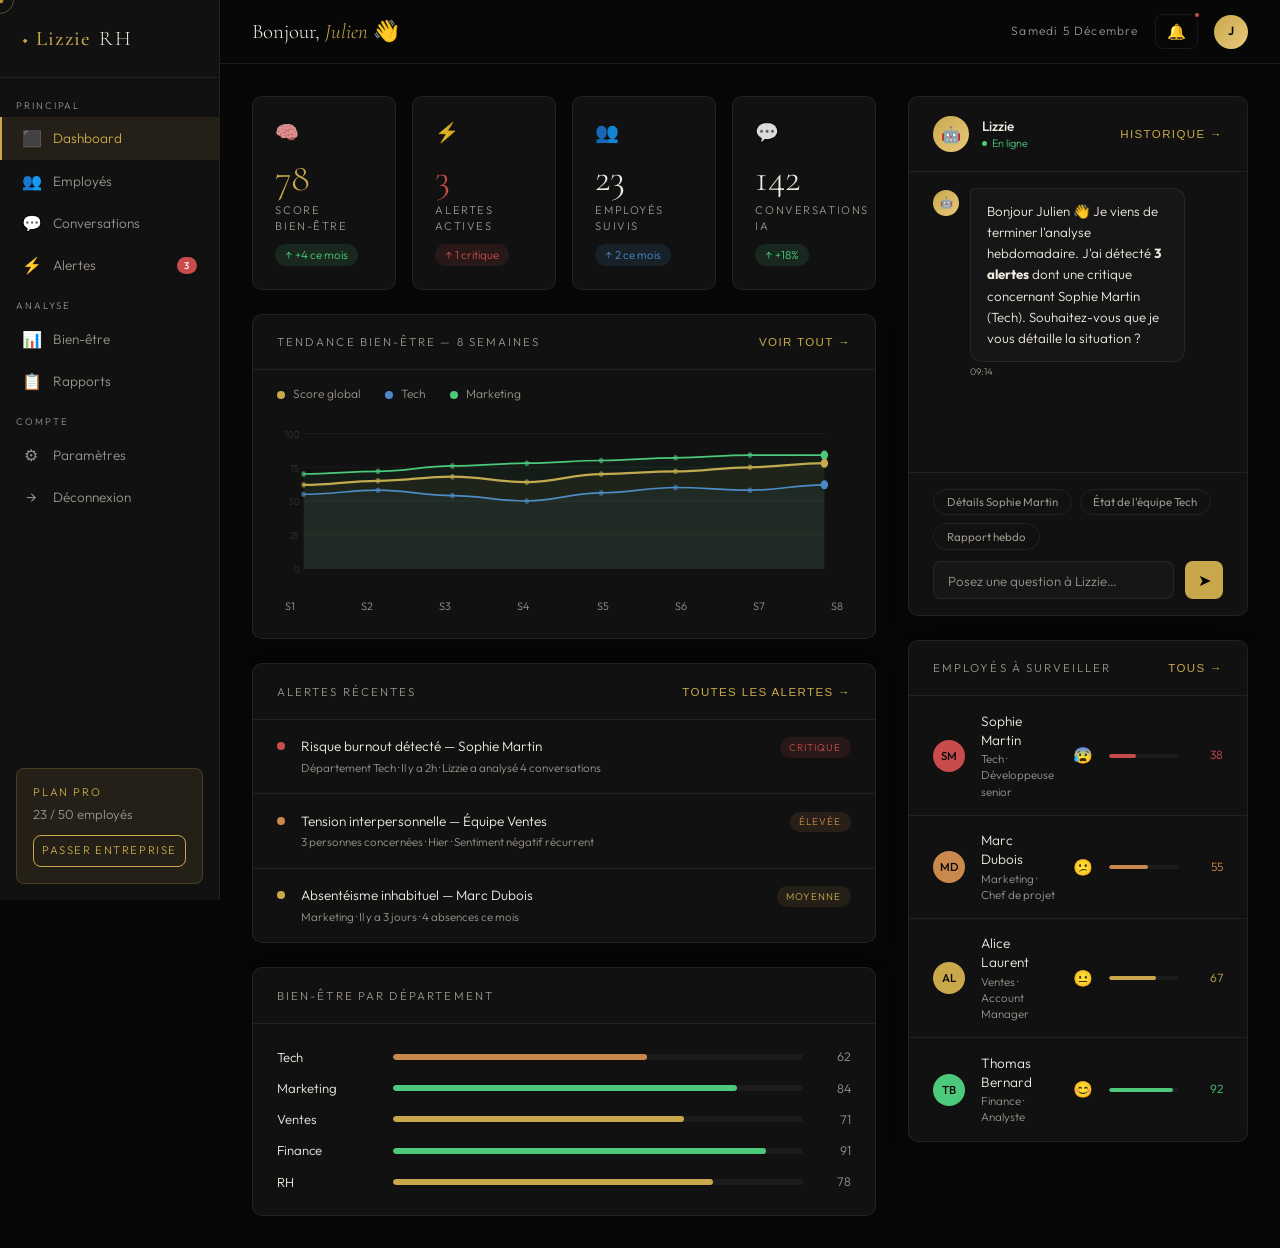
<file: test/lizzie-dashboard.html>
<!DOCTYPE html>
<html lang="fr">
<head>
<meta charset="UTF-8"/>
<meta name="viewport" content="width=device-width, initial-scale=1.0"/>
<title>Lizzie RH — Dashboard</title>
<link rel="preconnect" href="https://fonts.googleapis.com"/>
<link rel="preconnect" href="https://fonts.gstatic.com" crossorigin/>
<link href="https://fonts.googleapis.com/css2?family=Cormorant+Garamond:ital,wght@0,300;0,400;0,500;1,300;1,400&family=Outfit:wght@300;400;500;600&display=swap" rel="stylesheet"/>
<style>
*,*::before,*::after{box-sizing:border-box;margin:0;padding:0}

:root{
  --gold:#C9A84C;
  --gold-light:#E8C97A;
  --gold-dim:rgba(201,168,76,.1);
  --gold-glow:rgba(201,168,76,.2);

  --bg:#070707;
  --bg2:#0C0C0C;
  --surface:#111;
  --surface2:#161616;
  --surface3:#1C1C1C;

  --border:rgba(255,255,255,.07);
  --border-gold:rgba(201,168,76,.2);

  --text:#F0EBE0;
  --text-muted:#9A948A;
  --text-dim:#5C574F;

  --green:#4CC97A;
  --green-dim:rgba(76,201,122,.12);

  --red:#C94C4C;
  --red-dim:rgba(201,76,76,.12);

  --orange:#C9884C;
  --orange-dim:rgba(201,136,76,.12);

  --blue:#4C88C9;
  --blue-dim:rgba(76,136,201,.12);

  --sidebar:220px;
  --header:64px;
  --r:8px;
}

html{
  height:100%;
  scroll-behavior:smooth;
}

body{
  min-height:100vh;
  background:var(--bg);
  color:var(--text);
  font-family:'Outfit',sans-serif;
  font-weight:300;
  display:flex;
  overflow:hidden;
  line-height:1.4;
}

/* ── CURSOR ──────────────────────────────────────── */
#cur{
  position:fixed;
  width:7px;
  height:7px;
  border-radius:50%;
  background:var(--gold);
  pointer-events:none;
  z-index:9999;
  transform:translate(-50%,-50%);
  mix-blend-mode:difference;
}

#cur-r{
  position:fixed;
  width:28px;
  height:28px;
  border-radius:50%;
  border:1px solid rgba(201,168,76,.4);
  pointer-events:none;
  z-index:9998;
  transform:translate(-50%,-50%);
  transition:left .18s ease,top .18s ease,width .3s,height .3s,opacity .2s;
}

@media (pointer:fine){
  body,
  .sb-item,
  .sb-plan-upgrade,
  .notif-btn,
  .avatar,
  .card-action,
  .alert-item,
  .emp-row,
  .chat-input,
  .chat-send,
  .suggestion{
    cursor:none;
  }

  body:has(button:hover) #cur-r,
  body:has(a:hover) #cur-r{
    width:44px;
    height:44px;
  }
}

@media (pointer:coarse){
  #cur,#cur-r{display:none}
}

/* ── SIDEBAR ─────────────────────────────────────── */
#sidebar{
  width:var(--sidebar);
  min-width:var(--sidebar);
  height:100vh;
  background:var(--surface);
  border-right:1px solid var(--border);
  display:flex;
  flex-direction:column;
  overflow:hidden;
  position:relative;
  z-index:10;
}

.sb-logo{
  padding:1.5rem 1.4rem;
  border-bottom:1px solid var(--border);
  font-family:'Cormorant Garamond',serif;
  font-size:1.3rem;
  font-weight:500;
  color:var(--gold);
  letter-spacing:.06em;
  display:flex;
  align-items:center;
  gap:.5rem;
}

.sb-logo span{
  color:var(--text);
  font-weight:300;
}

.sb-section{
  padding:.8rem 1rem .3rem;
  font-size:.6rem;
  letter-spacing:.2em;
  text-transform:uppercase;
  color:var(--text-muted);
}

.sb-nav{
  flex:1;
  min-height:0;
  overflow-y:auto;
  padding:.5rem 0;
  scrollbar-width:none;
}

.sb-nav::-webkit-scrollbar{display:none}

.sb-item{
  display:flex;
  align-items:center;
  gap:.8rem;
  padding:.7rem 1.4rem;
  font-size:.85rem;
  color:var(--text-muted);
  text-decoration:none;
  transition:all .25s;
  position:relative;
  border:none;
  background:none;
  width:100%;
  text-align:left;
  font-family:'Outfit',sans-serif;
  font-weight:300;
}

.sb-item:hover{
  color:var(--text);
  background:rgba(255,255,255,.03);
}

.sb-item.active{
  color:var(--gold);
  background:var(--gold-dim);
}

.sb-item.active::before{
  content:'';
  position:absolute;
  left:0;
  top:0;
  bottom:0;
  width:2px;
  background:var(--gold);
}

.sb-item .ico{
  font-size:1rem;
  width:18px;
  text-align:center;
  flex-shrink:0;
}

.sb-badge{
  margin-left:auto;
  background:var(--red);
  color:#fff;
  font-size:.6rem;
  padding:.15rem .45rem;
  border-radius:50px;
  font-weight:500;
}

.sb-plan{
  margin:1rem;
  padding:1rem;
  border:1px solid var(--border-gold);
  border-radius:var(--r);
  background:var(--gold-dim);
}

.sb-plan-name{
  font-size:.7rem;
  letter-spacing:.16em;
  text-transform:uppercase;
  color:var(--gold);
  margin-bottom:.3rem;
}

.sb-plan-val{
  font-size:.82rem;
  color:var(--text-muted);
}

.sb-plan-upgrade{
  display:block;
  margin-top:.7rem;
  padding:.45rem;
  text-align:center;
  border:1px solid var(--gold);
  color:var(--gold);
  border-radius:var(--r);
  font-size:.7rem;
  letter-spacing:.14em;
  text-transform:uppercase;
  text-decoration:none;
  transition:all .25s;
}

.sb-plan-upgrade:hover{
  background:var(--gold);
  color:var(--bg);
}

/* ── MAIN ─────────────────────────────────────────── */
#main{
  flex:1;
  min-width:0;
  min-height:100vh;
  display:flex;
  flex-direction:column;
  overflow:hidden;
}

/* Header */
#header{
  height:var(--header);
  min-height:var(--header);
  border-bottom:1px solid var(--border);
  padding:0 2rem;
  display:flex;
  align-items:center;
  justify-content:space-between;
  gap:1rem;
  background:var(--bg);
}

.header-title{
  font-family:'Cormorant Garamond',serif;
  font-size:1.3rem;
  font-weight:300;
}

.header-title em{
  font-style:italic;
  color:var(--gold);
}

.header-right{
  display:flex;
  align-items:center;
  gap:1rem;
  flex-shrink:0;
}

.header-date{
  font-size:.75rem;
  color:var(--text-muted);
  letter-spacing:.1em;
  text-transform:capitalize;
}

.notif-btn{
  position:relative;
  background:none;
  border:1px solid var(--border);
  border-radius:var(--r);
  padding:.45rem .7rem;
  color:var(--text-muted);
  font-size:.95rem;
  transition:all .25s;
  flex-shrink:0;
}

.notif-btn:hover{
  border-color:var(--border-gold);
  color:var(--gold);
}

.notif-dot{
  position:absolute;
  top:-4px;
  right:-4px;
  width:8px;
  height:8px;
  border-radius:50%;
  background:var(--red);
  border:2px solid var(--bg);
}

.avatar{
  width:34px;
  height:34px;
  border-radius:50%;
  background:linear-gradient(135deg,var(--gold),var(--gold-light));
  display:flex;
  align-items:center;
  justify-content:center;
  font-size:.75rem;
  font-weight:600;
  color:var(--bg);
  flex-shrink:0;
}

/* Content */
#content{
  flex:1;
  min-height:0;
  overflow:auto;
  padding:2rem;
  scrollbar-width:thin;
  scrollbar-color:rgba(255,255,255,.12) transparent;
}

#content::-webkit-scrollbar{width:6px;height:6px}
#content::-webkit-scrollbar-track{background:transparent}
#content::-webkit-scrollbar-thumb{
  background:rgba(255,255,255,.12);
  border-radius:10px;
}

/* ── PAGES ────────────────────────────────────────── */
.page{
  display:none;
  width:100%;
  min-width:0;
}

.page.active{
  display:flex;
  width:100%;
  min-width:0;
  gap:2rem;
  align-items:flex-start; /* IMPORTANT : évite les colonnes coupées */
}

.fade-in{animation:fadeIn .4s ease}
@keyframes fadeIn{
  from{opacity:0;transform:translateY(12px)}
  to{opacity:1;transform:translateY(0)}
}

/* ── COLONNES ─────────────────────────────────────── */
.col-left{
  flex:1 1 auto;
  min-width:0;
  display:flex;
  flex-direction:column;
  gap:1.5rem;
}

.col-right{
  flex:0 0 340px;
  width:340px;
  min-width:340px;
  display:flex;
  flex-direction:column;
  gap:1.5rem;
  align-self:flex-start; /* IMPORTANT : évite que le contenu de droite soit tronqué */
}

/* ── CARDS ────────────────────────────────────────── */
.card{
  background:var(--surface);
  border:1px solid var(--border);
  border-radius:10px;
  overflow:hidden;
  min-width:0;
  box-shadow:0 8px 24px rgba(0,0,0,.18);
}

.card-header{
  padding:1.2rem 1.5rem;
  border-bottom:1px solid var(--border);
  display:flex;
  align-items:center;
  justify-content:space-between;
  gap:1rem;
  flex-wrap:wrap;
}

.card-title{
  font-size:.72rem;
  letter-spacing:.18em;
  text-transform:uppercase;
  color:var(--text-muted);
}

.card-action{
  font-size:.72rem;
  letter-spacing:.12em;
  text-transform:uppercase;
  color:var(--gold);
  background:none;
  border:none;
  transition:opacity .2s;
  white-space:nowrap;
}

.card-action:hover{opacity:.7}

.card-body{
  padding:1.5rem;
}

/* ── KPIs ─────────────────────────────────────────── */
.kpi-grid{
  display:grid;
  grid-template-columns:repeat(4,minmax(0,1fr));
  gap:1rem;
}

.kpi{
  background:var(--surface);
  border:1px solid var(--border);
  border-radius:10px;
  padding:1.4rem;
  position:relative;
  overflow:hidden;
  transition:border-color .3s,transform .25s;
  min-width:0;
}

.kpi:hover{
  border-color:var(--border-gold);
  transform:translateY(-2px);
}

.kpi::after{
  content:'';
  position:absolute;
  bottom:0;
  left:0;
  right:0;
  height:2px;
  background:transparent;
  transition:background .3s;
}

.kpi:hover::after{
  background:linear-gradient(to right,var(--gold),transparent);
}

.kpi-icon{
  font-size:1.2rem;
  margin-bottom:.8rem;
  opacity:.85;
}

.kpi-val{
  font-family:'Cormorant Garamond',serif;
  font-size:2.4rem;
  font-weight:300;
  line-height:1;
  margin-bottom:.35rem;
}

.kpi-label{
  font-size:.7rem;
  letter-spacing:.14em;
  text-transform:uppercase;
  color:var(--text-muted);
}

.kpi-delta{
  display:inline-flex;
  align-items:center;
  gap:.3rem;
  margin-top:.6rem;
  font-size:.72rem;
  padding:.2rem .6rem;
  border-radius:50px;
}

.kpi-delta.up{background:var(--green-dim);color:var(--green)}
.kpi-delta.down{background:var(--red-dim);color:var(--red)}
.kpi-delta.neutral{background:var(--blue-dim);color:var(--blue)}

/* ── GRAPHIQUE BIEN-ÊTRE ──────────────────────────── */
.chart-wrap{
  position:relative;
  height:180px;
  padding:0 .5rem;
}

.chart-svg{
  width:100%;
  height:100%;
  display:block;
}

.chart-labels{
  display:flex;
  justify-content:space-between;
  gap:.5rem;
  padding:0 .5rem;
  margin-top:.5rem;
  flex-wrap:nowrap;
}

.chart-label{
  font-size:.68rem;
  color:var(--text-muted);
}

.chart-legend{
  display:flex;
  gap:1.5rem;
  padding:1rem 1.5rem 0;
  flex-wrap:wrap;
}

.legend-item{
  display:flex;
  align-items:center;
  gap:.5rem;
  font-size:.75rem;
  color:var(--text-muted);
}

.legend-dot{
  width:8px;
  height:8px;
  border-radius:50%;
  flex-shrink:0;
}

/* ── ALERTES ──────────────────────────────────────── */
.alert-list{
  display:flex;
  flex-direction:column;
}

.alert-item{
  display:flex;
  align-items:flex-start;
  gap:1rem;
  padding:1.1rem 1.5rem;
  border-bottom:1px solid var(--border);
  transition:background .2s;
}

.alert-item:last-child{border-bottom:none}

.alert-item:hover{
  background:rgba(255,255,255,.02);
}

.alert-dot{
  width:8px;
  height:8px;
  min-width:8px;
  border-radius:50%;
  margin-top:5px;
}

.sev-critical{background:var(--red)}
.sev-high{background:var(--orange)}
.sev-medium{background:var(--gold)}
.sev-low{background:var(--green)}

.alert-info{
  flex:1;
  min-width:0;
}

.alert-title{
  font-size:.85rem;
  color:var(--text);
  margin-bottom:.2rem;
  word-break:break-word;
}

.alert-meta{
  font-size:.72rem;
  color:var(--text-muted);
  word-break:break-word;
}

.alert-badge{
  font-size:.62rem;
  letter-spacing:.1em;
  text-transform:uppercase;
  padding:.2rem .6rem;
  border-radius:50px;
  white-space:nowrap;
  flex-shrink:0;
}

.badge-critical{background:var(--red-dim);color:var(--red)}
.badge-high{background:var(--orange-dim);color:var(--orange)}
.badge-medium{background:var(--gold-dim);color:var(--gold)}
.badge-low{background:var(--green-dim);color:var(--green)}

/* ── EMPLOYÉS ─────────────────────────────────────── */
.emp-list{
  display:flex;
  flex-direction:column;
}

.emp-row{
  display:flex;
  align-items:center;
  gap:1rem;
  padding:.95rem 1.5rem;
  border-bottom:1px solid var(--border);
  transition:background .2s;
  min-width:0;
}

.emp-row:last-child{border-bottom:none}

.emp-row:hover{
  background:rgba(255,255,255,.02);
}

.emp-avatar{
  width:32px;
  height:32px;
  border-radius:50%;
  display:flex;
  align-items:center;
  justify-content:center;
  font-size:.72rem;
  font-weight:500;
  color:var(--bg);
  flex-shrink:0;
}

.emp-name{
  font-size:.85rem;
  color:var(--text);
  flex:1;
  min-width:0;
  word-break:break-word;
}

.emp-dept{
  font-size:.72rem;
  color:var(--text-muted);
  margin-top:.1rem;
  word-break:break-word;
}

.emp-score-bar{
  width:70px;
  min-width:70px;
  height:4px;
  background:var(--surface3);
  border-radius:2px;
  overflow:hidden;
}

.emp-score-fill{
  height:100%;
  border-radius:2px;
  transition:width .6s ease;
}

.emp-score-val{
  font-size:.75rem;
  color:var(--text-muted);
  min-width:28px;
  text-align:right;
  flex-shrink:0;
}

.emp-mood{
  font-size:1rem;
  flex-shrink:0;
}

/* ── LIZZIE CHAT ──────────────────────────────────── */
#lizzie-chat{
  display:flex;
  flex-direction:column;
  height:100%;
  min-height:0;
}

.chat-header-inner{
  display:flex;
  align-items:center;
  gap:.8rem;
}

.lizzie-avatar{
  width:36px;
  height:36px;
  border-radius:50%;
  background:linear-gradient(135deg,var(--gold),var(--gold-light));
  display:flex;
  align-items:center;
  justify-content:center;
  font-size:1rem;
  flex-shrink:0;
}

.lizzie-status{
  display:flex;
  flex-direction:column;
}

.lizzie-name{
  font-size:.85rem;
  font-weight:500;
  color:var(--text);
}

.lizzie-online{
  font-size:.68rem;
  color:var(--green);
  display:flex;
  align-items:center;
  gap:.3rem;
}

.lizzie-online::before{
  content:'';
  width:5px;
  height:5px;
  border-radius:50%;
  background:var(--green);
  animation:pulse 2s infinite;
}

@keyframes pulse{
  0%,100%{opacity:1}
  50%{opacity:.4}
}

.chat-messages{
  flex:1;
  min-height:0;
  overflow-y:auto;
  padding:1rem 1.5rem;
  display:flex;
  flex-direction:column;
  gap:.9rem;
  scrollbar-width:thin;
  scrollbar-color:rgba(255,255,255,.12) transparent;
}

.chat-messages::-webkit-scrollbar{width:4px}
.chat-messages::-webkit-scrollbar-thumb{
  background:rgba(255,255,255,.12);
  border-radius:4px;
}

.msg{
  display:flex;
  gap:.7rem;
  align-items:flex-start;
  animation:msgIn .3s ease;
}

@keyframes msgIn{
  from{opacity:0;transform:translateY(8px)}
  to{opacity:1;transform:translateY(0)}
}

.msg.user{flex-direction:row-reverse}

.msg-avatar{
  width:26px;
  height:26px;
  border-radius:50%;
  flex-shrink:0;
  display:flex;
  align-items:center;
  justify-content:center;
  font-size:.65rem;
  margin-top:2px;
}

.msg-bubble{
  max-width:85%;
  padding:.7rem 1rem;
  border-radius:12px;
  font-size:.83rem;
  line-height:1.6;
  word-break:break-word;
}

.msg.ai .msg-avatar{
  background:linear-gradient(135deg,var(--gold),var(--gold-light));
  color:var(--bg);
}

.msg.ai .msg-bubble{
  background:var(--surface2);
  border:1px solid var(--border);
  color:var(--text);
  border-radius:4px 12px 12px 12px;
}

.msg.user .msg-avatar{
  background:var(--surface3);
  color:var(--text-muted);
}

.msg.user .msg-bubble{
  background:var(--gold-dim);
  border:1px solid var(--border-gold);
  color:var(--text);
  border-radius:12px 4px 12px 12px;
}

.msg-time{
  font-size:.6rem;
  color:var(--text-muted);
  margin-top:.2rem;
  text-align:right;
}

.msg.ai .msg-time{text-align:left}

.typing-dots{
  display:flex;
  gap:3px;
  padding:.3rem 0;
}

.typing-dots span{
  width:5px;
  height:5px;
  border-radius:50%;
  background:var(--text-muted);
  animation:dot 1.2s infinite;
}

.typing-dots span:nth-child(2){animation-delay:.2s}
.typing-dots span:nth-child(3){animation-delay:.4s}

@keyframes dot{
  0%,80%,100%{transform:scale(.6);opacity:.4}
  40%{transform:scale(1);opacity:1}
}

.chat-footer{
  padding:1rem 1.5rem;
  border-top:1px solid var(--border);
}

.chat-input-wrap{
  display:flex;
  gap:.7rem;
  align-items:flex-end;
}

.chat-input{
  flex:1;
  min-width:0;
  background:var(--surface2);
  border:1px solid var(--border);
  border-radius:var(--r);
  padding:.7rem .9rem;
  color:var(--text);
  font-family:'Outfit',sans-serif;
  font-size:.83rem;
  font-weight:300;
  outline:none;
  resize:none;
  height:38px;
  max-height:100px;
  transition:border-color .3s;
  overflow:hidden;
}

.chat-input:focus{border-color:var(--border-gold)}
.chat-input::placeholder{color:var(--text-muted)}

.chat-send{
  width:38px;
  height:38px;
  border-radius:var(--r);
  background:var(--gold);
  border:none;
  display:flex;
  align-items:center;
  justify-content:center;
  font-size:1rem;
  transition:all .25s;
  flex-shrink:0;
}

.chat-send:hover{
  background:var(--gold-light);
  transform:scale(1.05);
}

.chat-send:disabled{
  opacity:.4;
  transform:none;
}

.chat-suggestions{
  display:flex;
  gap:.5rem;
  flex-wrap:wrap;
  margin-bottom:.7rem;
}

.suggestion{
  padding:.3rem .8rem;
  border:1px solid var(--border);
  border-radius:50px;
  font-size:.72rem;
  color:var(--text-muted);
  background:none;
  transition:all .25s;
  white-space:nowrap;
  font-family:'Outfit',sans-serif;
}

.suggestion:hover{
  border-color:var(--border-gold);
  color:var(--gold);
}

/* ── DEPT OVERVIEW ────────────────────────────────── */
.dept-list{
  display:flex;
  flex-direction:column;
  gap:.8rem;
  padding:1.5rem;
}

.dept-row{
  display:flex;
  align-items:center;
  gap:1rem;
  min-width:0;
}

.dept-name{
  font-size:.82rem;
  min-width:100px;
  color:var(--text);
}

.dept-bar-wrap{
  flex:1;
  height:6px;
  background:var(--surface3);
  border-radius:3px;
  overflow:hidden;
  min-width:0;
}

.dept-bar{
  height:100%;
  border-radius:3px;
  transition:width .8s ease;
}

.dept-score{
  font-size:.78rem;
  color:var(--text-muted);
  min-width:32px;
  text-align:right;
  flex-shrink:0;
}

/* ── TABLETTE ─────────────────────────────────────── */
@media (max-width:1200px){
  #content{
    padding:1.5rem;
  }

  .page.active{
    flex-direction:column;
  }

  .col-right{
    width:100%;
    min-width:0;
    flex:1 1 auto;
  }

  .kpi-grid{
    grid-template-columns:repeat(2,minmax(0,1fr));
  }
}

/* ── MOBILE / PETITS ÉCRANS ───────────────────────── */
@media (max-width:820px){
  body{
    display:block;
    overflow:auto;
  }

  #sidebar{
    width:100%;
    min-width:0;
    height:auto;
    border-right:none;
    border-bottom:1px solid var(--border);
  }

  .sb-logo{
    padding:1.1rem 1rem;
    font-size:1.15rem;
  }

  .sb-section{
    padding:.75rem 1rem .25rem;
  }

  .sb-nav{
    overflow:visible;
    max-height:none;
    padding:.35rem 0 .75rem;
  }

  .sb-item{
    padding:.75rem 1rem;
  }

  .sb-plan{
    margin:.75rem 1rem 1rem;
  }

  #main{
    min-height:0;
    overflow:visible;
  }

  #header{
    height:auto;
    min-height:auto;
    padding:1rem;
    flex-wrap:wrap;
    align-items:flex-start;
  }

  .header-title{
    font-size:1.15rem;
  }

  .header-date{
    display:none;
  }

  .header-right{
    width:100%;
    justify-content:flex-end;
  }

  #content{
    padding:1rem;
    overflow:visible;
  }

  .page.active{
    gap:1rem;
  }

  .col-left,
  .col-right{
    gap:1rem;
  }

  .kpi-grid{
    grid-template-columns:1fr;
  }

  .card-header,
  .card-body,
  .dept-list,
  .chat-footer,
  .chat-messages{
    padding-left:1rem;
    padding-right:1rem;
  }

  .alert-item,
  .emp-row{
    padding:1rem;
  }

  .chart-wrap{
    height:165px;
    padding:0;
  }

  .chart-labels{
    gap:.25rem;
    overflow-x:auto;
  }

  .chart-label{
    flex:0 0 auto;
  }

  .chat-suggestions{
    flex-wrap:nowrap;
    overflow-x:auto;
    padding-bottom:.25rem;
  }

  .chat-suggestions::-webkit-scrollbar{height:4px}

  .suggestion{
    flex:0 0 auto;
  }

  .chat-input-wrap{
    align-items:stretch;
  }

  .chat-send{
    width:44px;
    height:44px;
  }

  .msg-bubble{
    max-width:100%;
  }

  .alert-item{
    flex-wrap:wrap;
  }

  .alert-badge{
    margin-left:1.5rem;
  }

  .emp-row{
    flex-wrap:wrap;
    align-items:flex-start;
  }

  .emp-row > div[style*="flex:1"]{
    min-width:140px;
    flex:1 1 140px !important;
  }

  .emp-score-bar{
    flex:1 1 100px;
    min-width:100px;
  }

  .dept-row{
    gap:.75rem;
  }

  .dept-name{
    min-width:82px;
    font-size:.78rem;
  }

  /* réduit la grande carte chat sur mobile */
  .col-right > .card:first-child{
    min-height:420px !important;
  }
}

/* ── TRÈS PETIT MOBILE ────────────────────────────── */
@media (max-width:520px){
  .header-title{
    font-size:1rem;
  }

  .card-title,
  .kpi-label{
    letter-spacing:.12em;
  }

  .kpi{
    padding:1.1rem;
  }

  .kpi-val{
    font-size:2rem;
  }

  .emp-name,
  .alert-title{
    font-size:.8rem;
  }

  .chat-input{
    font-size:.8rem;
  }

  .dept-name{
    min-width:72px;
  }

  .col-right > .card:first-child{
    min-height:360px !important;
  }
}
</style>
</head>
<body>

<div id="cur"></div>
<div id="cur-r"></div>

<!-- ══ SIDEBAR ══════════════════════════════════════ -->
<aside id="sidebar">
  <div class="sb-logo">◆ Lizzie<span>RH</span></div>

  <nav class="sb-nav">
    <div class="sb-section">Principal</div>
    <button class="sb-item active" onclick="nav('dashboard',this)"><span class="ico">⬛</span> Dashboard</button>
    <button class="sb-item" onclick="nav('employees',this)"><span class="ico">👥</span> Employés</button>
    <button class="sb-item" onclick="nav('conversations',this)"><span class="ico">💬</span> Conversations</button>
    <button class="sb-item" onclick="nav('alerts',this)"><span class="ico">⚡</span> Alertes <span class="sb-badge" id="alert-count">3</span></button>

    <div class="sb-section">Analyse</div>
    <button class="sb-item" onclick="nav('wellbeing',this)"><span class="ico">📊</span> Bien-être</button>
    <button class="sb-item" onclick="nav('reports',this)"><span class="ico">📋</span> Rapports</button>

    <div class="sb-section">Compte</div>
    <button class="sb-item" onclick="nav('settings',this)"><span class="ico">⚙</span> Paramètres</button>
    <button class="sb-item" onclick="window.location.href='lizzie-auth.html'"><span class="ico">→</span> Déconnexion</button>
  </nav>

  <div class="sb-plan">
    <div class="sb-plan-name">Plan Pro</div>
    <div class="sb-plan-val">23 / 50 employés</div>
    <a href="lizzie-landing.html#pricing" class="sb-plan-upgrade">Passer Entreprise</a>
  </div>
</aside>

<!-- ══ MAIN ══════════════════════════════════════════ -->
<div id="main">

  <!-- Header -->
  <header id="header">
    <div class="header-title">Bonjour, <em>Julien</em> 👋</div>
    <div class="header-right">
      <div class="header-date" id="hdate"></div>
      <button class="notif-btn" onclick="nav('alerts', document.querySelector('.sb-item:nth-child(4)'))">
        🔔 <div class="notif-dot"></div>
      </button>
      <div class="avatar">J</div>
    </div>
  </header>

  <!-- ══ PAGE : DASHBOARD ════════════════════════════ -->
  <div id="content">
    <div class="page active fade-in" id="page-dashboard">
      <div class="col-left">

        <!-- KPIs -->
        <div class="kpi-grid">
          <div class="kpi">
            <div class="kpi-icon">🧠</div>
            <div class="kpi-val" style="color:var(--gold)">78</div>
            <div class="kpi-label">Score bien-être</div>
            <div class="kpi-delta up">↑ +4 ce mois</div>
          </div>
          <div class="kpi">
            <div class="kpi-icon">⚡</div>
            <div class="kpi-val" style="color:var(--red)">3</div>
            <div class="kpi-label">Alertes actives</div>
            <div class="kpi-delta down">↑ 1 critique</div>
          </div>
          <div class="kpi">
            <div class="kpi-icon">👥</div>
            <div class="kpi-val">23</div>
            <div class="kpi-label">Employés suivis</div>
            <div class="kpi-delta neutral">↑ 2 ce mois</div>
          </div>
          <div class="kpi">
            <div class="kpi-icon">💬</div>
            <div class="kpi-val">142</div>
            <div class="kpi-label">Conversations IA</div>
            <div class="kpi-delta up">↑ +18%</div>
          </div>
        </div>

        <!-- Graphique bien-être -->
        <div class="card">
          <div class="card-header">
            <div class="card-title">Tendance bien-être — 8 semaines</div>
            <button class="card-action">Voir tout →</button>
          </div>
          <div class="chart-legend">
            <div class="legend-item"><div class="legend-dot" style="background:var(--gold)"></div> Score global</div>
            <div class="legend-item"><div class="legend-dot" style="background:var(--blue)"></div> Tech</div>
            <div class="legend-item"><div class="legend-dot" style="background:var(--green)"></div> Marketing</div>
          </div>
          <div class="card-body" style="padding-top:.5rem">
            <div class="chart-wrap">
              <svg class="chart-svg" viewBox="0 0 600 160" preserveAspectRatio="none" id="chart-svg"></svg>
            </div>
            <div class="chart-labels">
              <span class="chart-label">S1</span><span class="chart-label">S2</span>
              <span class="chart-label">S3</span><span class="chart-label">S4</span>
              <span class="chart-label">S5</span><span class="chart-label">S6</span>
              <span class="chart-label">S7</span><span class="chart-label">S8</span>
            </div>
          </div>
        </div>

        <!-- Alertes récentes -->
        <div class="card">
          <div class="card-header">
            <div class="card-title">Alertes récentes</div>
            <button class="card-action" onclick="nav('alerts', document.querySelectorAll('.sb-item')[3])">Toutes les alertes →</button>
          </div>
          <div class="alert-list">
            <div class="alert-item">
              <div class="alert-dot sev-critical"></div>
              <div class="alert-info">
                <div class="alert-title">Risque burnout détecté — Sophie Martin</div>
                <div class="alert-meta">Département Tech · Il y a 2h · Lizzie a analysé 4 conversations</div>
              </div>
              <div class="alert-badge badge-critical">Critique</div>
            </div>
            <div class="alert-item">
              <div class="alert-dot sev-high"></div>
              <div class="alert-info">
                <div class="alert-title">Tension interpersonnelle — Équipe Ventes</div>
                <div class="alert-meta">3 personnes concernées · Hier · Sentiment négatif récurrent</div>
              </div>
              <div class="alert-badge badge-high">Élevée</div>
            </div>
            <div class="alert-item">
              <div class="alert-dot sev-medium"></div>
              <div class="alert-info">
                <div class="alert-title">Absentéisme inhabituel — Marc Dubois</div>
                <div class="alert-meta">Marketing · Il y a 3 jours · 4 absences ce mois</div>
              </div>
              <div class="alert-badge badge-medium">Moyenne</div>
            </div>
          </div>
        </div>

        <!-- Départements -->
        <div class="card">
          <div class="card-header">
            <div class="card-title">Bien-être par département</div>
          </div>
          <div class="dept-list">
            <div class="dept-row"><div class="dept-name">Tech</div><div class="dept-bar-wrap"><div class="dept-bar" style="width:62%;background:var(--orange)"></div></div><div class="dept-score">62</div></div>
            <div class="dept-row"><div class="dept-name">Marketing</div><div class="dept-bar-wrap"><div class="dept-bar" style="width:84%;background:var(--green)"></div></div><div class="dept-score">84</div></div>
            <div class="dept-row"><div class="dept-name">Ventes</div><div class="dept-bar-wrap"><div class="dept-bar" style="width:71%;background:var(--gold)"></div></div><div class="dept-score">71</div></div>
            <div class="dept-row"><div class="dept-name">Finance</div><div class="dept-bar-wrap"><div class="dept-bar" style="width:91%;background:var(--green)"></div></div><div class="dept-score">91</div></div>
            <div class="dept-row"><div class="dept-name">RH</div><div class="dept-bar-wrap"><div class="dept-bar" style="width:78%;background:var(--gold)"></div></div><div class="dept-score">78</div></div>
          </div>
        </div>

      </div><!-- /col-left -->

      <!-- Colonne droite -->
      <div class="col-right">

        <!-- Lizzie Chat -->
        <div class="card" style="flex:1;display:flex;flex-direction:column;min-height:520px">
          <div class="card-header">
            <div class="chat-header-inner">
              <div class="lizzie-avatar">🤖</div>
              <div class="lizzie-status">
                <div class="lizzie-name">Lizzie</div>
                <div class="lizzie-online">En ligne</div>
              </div>
            </div>
            <button class="card-action">Historique →</button>
          </div>
          <div id="lizzie-chat" style="flex:1;display:flex;flex-direction:column;min-height:0">
            <div class="chat-messages" id="chat-messages">
              <div class="msg ai">
                <div class="msg-avatar">🤖</div>
                <div>
                  <div class="msg-bubble">Bonjour Julien 👋 Je viens de terminer l'analyse hebdomadaire. J'ai détecté <strong>3 alertes</strong> dont une critique concernant Sophie Martin (Tech). Souhaitez-vous que je vous détaille la situation ?</div>
                  <div class="msg-time">09:14</div>
                </div>
              </div>
            </div>
            <div class="chat-footer">
              <div class="chat-suggestions">
                <button class="suggestion" onclick="quickSend(this)">Détails Sophie Martin</button>
                <button class="suggestion" onclick="quickSend(this)">État de l'équipe Tech</button>
                <button class="suggestion" onclick="quickSend(this)">Rapport hebdo</button>
              </div>
              <div class="chat-input-wrap">
                <textarea class="chat-input" id="chat-in" placeholder="Posez une question à Lizzie…" rows="1" onkeydown="onKey(event)" oninput="autoResize(this)"></textarea>
                <button class="chat-send" id="send-btn" onclick="sendMsg()">➤</button>
              </div>
            </div>
          </div>
        </div>

        <!-- Top employés -->
        <div class="card">
          <div class="card-header">
            <div class="card-title">Employés à surveiller</div>
            <button class="card-action" onclick="nav('employees', document.querySelectorAll('.sb-item')[1])">Tous →</button>
          </div>
          <div class="emp-list">
            <div class="emp-row">
              <div class="emp-avatar" style="background:var(--red)">SM</div>
              <div style="flex:1"><div class="emp-name">Sophie Martin</div><div class="emp-dept">Tech · Développeuse senior</div></div>
              <div class="emp-mood">😰</div>
              <div class="emp-score-bar"><div class="emp-score-fill" style="width:38%;background:var(--red)"></div></div>
              <div class="emp-score-val" style="color:var(--red)">38</div>
            </div>
            <div class="emp-row">
              <div class="emp-avatar" style="background:var(--orange)">MD</div>
              <div style="flex:1"><div class="emp-name">Marc Dubois</div><div class="emp-dept">Marketing · Chef de projet</div></div>
              <div class="emp-mood">😕</div>
              <div class="emp-score-bar"><div class="emp-score-fill" style="width:55%;background:var(--orange)"></div></div>
              <div class="emp-score-val" style="color:var(--orange)">55</div>
            </div>
            <div class="emp-row">
              <div class="emp-avatar" style="background:var(--gold)">AL</div>
              <div style="flex:1"><div class="emp-name">Alice Laurent</div><div class="emp-dept">Ventes · Account Manager</div></div>
              <div class="emp-mood">😐</div>
              <div class="emp-score-bar"><div class="emp-score-fill" style="width:67%;background:var(--gold)"></div></div>
              <div class="emp-score-val" style="color:var(--gold)">67</div>
            </div>
            <div class="emp-row">
              <div class="emp-avatar" style="background:var(--green)">TB</div>
              <div style="flex:1"><div class="emp-name">Thomas Bernard</div><div class="emp-dept">Finance · Analyste</div></div>
              <div class="emp-mood">😊</div>
              <div class="emp-score-bar"><div class="emp-score-fill" style="width:92%;background:var(--green)"></div></div>
              <div class="emp-score-val" style="color:var(--green)">92</div>
            </div>
          </div>
        </div>

      </div><!-- /col-right -->
    </div><!-- /page-dashboard -->

    <!-- Autres pages (placeholders) -->
    <div class="page fade-in" id="page-employees"><div class="col-left"><div class="card"><div class="card-header"><div class="card-title">Gestion des employés</div></div><div class="card-body" style="color:var(--text-muted)">Page employés — à développer avec la liste complète, filtres, import CSV…</div></div></div></div>
    <div class="page fade-in" id="page-conversations"><div class="col-left"><div class="card"><div class="card-header"><div class="card-title">Toutes les conversations</div></div><div class="card-body" style="color:var(--text-muted)">Historique complet des conversations Lizzie par employé…</div></div></div></div>
    <div class="page fade-in" id="page-alerts"><div class="col-left"><div class="card"><div class="card-header"><div class="card-title">Centre d'alertes</div></div><div class="alert-list"><div class="alert-item"><div class="alert-dot sev-critical"></div><div class="alert-info"><div class="alert-title">Risque burnout — Sophie Martin</div><div class="alert-meta">Critique · Tech · Il y a 2h</div></div><div class="alert-badge badge-critical">Critique</div></div><div class="alert-item"><div class="alert-dot sev-high"></div><div class="alert-info"><div class="alert-title">Tension — Équipe Ventes</div><div class="alert-meta">Élevée · Ventes · Hier</div></div><div class="alert-badge badge-high">Élevée</div></div><div class="alert-item"><div class="alert-dot sev-medium"></div><div class="alert-info"><div class="alert-title">Absentéisme — Marc Dubois</div><div class="alert-meta">Moyenne · Marketing · 3 jours</div></div><div class="alert-badge badge-medium">Moyenne</div></div></div></div></div></div>
    <div class="page fade-in" id="page-wellbeing"><div class="col-left"><div class="card"><div class="card-header"><div class="card-title">Analyse bien-être avancée</div></div><div class="card-body" style="color:var(--text-muted)">Rapports détaillés, tendances sur 6 mois, comparatifs sectoriels…</div></div></div></div>
    <div class="page fade-in" id="page-reports"><div class="col-left"><div class="card"><div class="card-header"><div class="card-title">Rapports & exports</div></div><div class="card-body" style="color:var(--text-muted)">Générer des rapports PDF, exports CSV, synthèses mensuelles…</div></div></div></div>
    <div class="page fade-in" id="page-settings"><div class="col-left"><div class="card"><div class="card-header"><div class="card-title">Paramètres</div></div><div class="card-body" style="color:var(--text-muted)">Configuration Lizzie, notifications, intégrations, facturation…</div></div></div></div>

  </div><!-- /content -->
</div><!-- /main -->

<script>
// ── Cursor ────────────────────────────────────────────
const cur=document.getElementById('cur'),curR=document.getElementById('cur-r');
let mx=0,my=0,rx=0,ry=0;
document.addEventListener('mousemove',e=>{mx=e.clientX;my=e.clientY;cur.style.left=mx+'px';cur.style.top=my+'px'});
(function loop(){rx+=(mx-rx)*.15;ry+=(my-ry)*.15;curR.style.left=rx+'px';curR.style.top=ry+'px';requestAnimationFrame(loop)})();

// ── Date ──────────────────────────────────────────────
const d=new Date();
document.getElementById('hdate').textContent=d.toLocaleDateString('fr-FR',{weekday:'long',day:'numeric',month:'long'});

// ── Navigation ────────────────────────────────────────
function nav(page, btn){
  document.querySelectorAll('.page').forEach(p=>p.classList.remove('active'));
  document.querySelectorAll('.sb-item').forEach(b=>b.classList.remove('active'));
  const el=document.getElementById('page-'+page);
  if(el){el.classList.add('active');el.classList.remove('fade-in');void el.offsetWidth;el.classList.add('fade-in')}
  if(btn) btn.classList.add('active');
}

// ── Graphique SVG bien-être ───────────────────────────
function drawChart(){
  const svg=document.getElementById('chart-svg');
  const W=600,H=160,pad=20;
  const datasets=[
    {vals:[62,65,68,64,70,72,75,78],color:'var(--gold)',w:2},
    {vals:[55,58,54,50,56,60,58,62],color:'var(--blue)',w:1.5},
    {vals:[70,72,76,78,80,82,84,84],color:'var(--green)',w:1.5}
  ];
  const n=8,step=(W-pad*2)/(n-1);
  let out='';
  // Grid lines
  for(let i=0;i<=4;i++){
    const y=pad+(H-pad*2)*i/4;
    out+=`<line x1="${pad}" y1="${y}" x2="${W-pad}" y2="${y}" stroke="rgba(255,255,255,.04)" stroke-width="1"/>`;
    out+=`<text x="${pad-5}" y="${y+4}" fill="rgba(255,255,255,.15)" font-size="9" text-anchor="end">${100-i*25}</text>`;
  }
  datasets.forEach(({vals,color,w})=>{
    const pts=vals.map((v,i)=>[pad+i*step, pad+(H-pad*2)*(1-v/100)]);
    // Area
    let area=`M${pts[0][0]},${H-pad}`;
    pts.forEach(([x,y])=>area+=` L${x},${y}`);
    area+=` L${pts[pts.length-1][0]},${H-pad} Z`;
    out+=`<path d="${area}" fill="${color}" fill-opacity=".06"/>`;
    // Line
    let path=`M${pts[0][0]},${pts[0][1]}`;
    for(let i=1;i<pts.length;i++){
      const cp1x=pts[i-1][0]+(pts[i][0]-pts[i-1][0])*.4;
      const cp1y=pts[i-1][1];
      const cp2x=pts[i][0]-(pts[i][0]-pts[i-1][0])*.4;
      const cp2y=pts[i][1];
      path+=` C${cp1x},${cp1y} ${cp2x},${cp2y} ${pts[i][0]},${pts[i][1]}`;
    }
    out+=`<path d="${path}" fill="none" stroke="${color}" stroke-width="${w}" stroke-linecap="round"/>`;
    // Dots
    pts.forEach(([x,y],i)=>{
      out+=`<circle cx="${x}" cy="${y}" r="${i===pts.length-1?4:2.5}" fill="${color}" opacity="${i===pts.length-1?1:.6}"/>`;
    });
  });
  svg.innerHTML=out;
}
drawChart();

// ── Chat Lizzie (Anthropic API) ───────────────────────
const SYSTEM_PROMPT=`Tu es Lizzie, l'IA RH de l'entreprise. Tu aides le responsable RH Julien à surveiller le bien-être de ses équipes (23 employés).

Contexte actuel :
- Score bien-être global : 78/100 (↑ +4 ce mois)
- 3 alertes actives dont 1 critique (Sophie Martin, risque burnout, score 38/100)
- Tension dans l'équipe Ventes entre 3 personnes
- Marc Dubois (Marketing) : absentéisme inhabituel, 4 absences ce mois
- Meilleur département : Finance (score 91), plus fragile : Tech (score 62)

Tu analyses, tu conseilles, tu es proactive. Réponds en français, de façon concise, claire et professionnelle. Utilise des emojis avec parcimonie.`;

let messages=[];
let isTyping=false;

async function sendMsg(text){
  const input=document.getElementById('chat-in');
  const content=text||input.value.trim();
  if(!content||isTyping)return;
  if(!text)input.value='';
  autoResize(input);

  // Message user
  addMsg('user',content);
  messages.push({role:'user',content});
  isTyping=true;
  document.getElementById('send-btn').disabled=true;

  // Typing indicator
  const typingId='typing-'+Date.now();
  addTyping(typingId);

  try{
    const res=await fetch('https://api.anthropic.com/v1/messages',{
      method:'POST',
      headers:{'Content-Type':'application/json'},
      body:JSON.stringify({
        model:'claude-sonnet-4-20250514',
        max_tokens:1000,
        system:SYSTEM_PROMPT,
        messages
      })
    });
    const data=await res.json();
    removeTyping(typingId);
    const reply=data.content?.[0]?.text||'Désolée, je ne peux pas répondre en ce moment.';
    addMsg('ai',reply);
    messages.push({role:'assistant',content:reply});
  }catch(e){
    removeTyping(typingId);
    addMsg('ai','Une erreur de connexion est survenue. Vérifiez votre configuration API.');
  }finally{
    isTyping=false;
    document.getElementById('send-btn').disabled=false;
  }
}

function addMsg(role,text){
  const wrap=document.getElementById('chat-messages');
  const now=new Date().toLocaleTimeString('fr-FR',{hour:'2-digit',minute:'2-digit'});
  const div=document.createElement('div');
  div.className=`msg ${role==='user'?'user':'ai'}`;
  div.innerHTML=`
    <div class="msg-avatar">${role==='user'?'J':'🤖'}</div>
    <div>
      <div class="msg-bubble">${text.replace(/\*\*(.*?)\*\*/g,'<strong>$1</strong>').replace(/\n/g,'<br/>')}</div>
      <div class="msg-time">${now}</div>
    </div>`;
  wrap.appendChild(div);
  wrap.scrollTop=wrap.scrollHeight;
}

function addTyping(id){
  const wrap=document.getElementById('chat-messages');
  const div=document.createElement('div');
  div.className='msg ai';div.id=id;
  div.innerHTML=`<div class="msg-avatar">🤖</div><div class="msg-bubble"><div class="typing-dots"><span></span><span></span><span></span></div></div>`;
  wrap.appendChild(div);
  wrap.scrollTop=wrap.scrollHeight;
}
function removeTyping(id){const el=document.getElementById(id);if(el)el.remove()}

function quickSend(btn){sendMsg(btn.textContent)}
function onKey(e){if(e.key==='Enter'&&!e.shiftKey){e.preventDefault();sendMsg()}}
function autoResize(el){el.style.height='38px';el.style.height=Math.min(el.scrollHeight,100)+'px'}
</script>
</body>
</html>
</file>
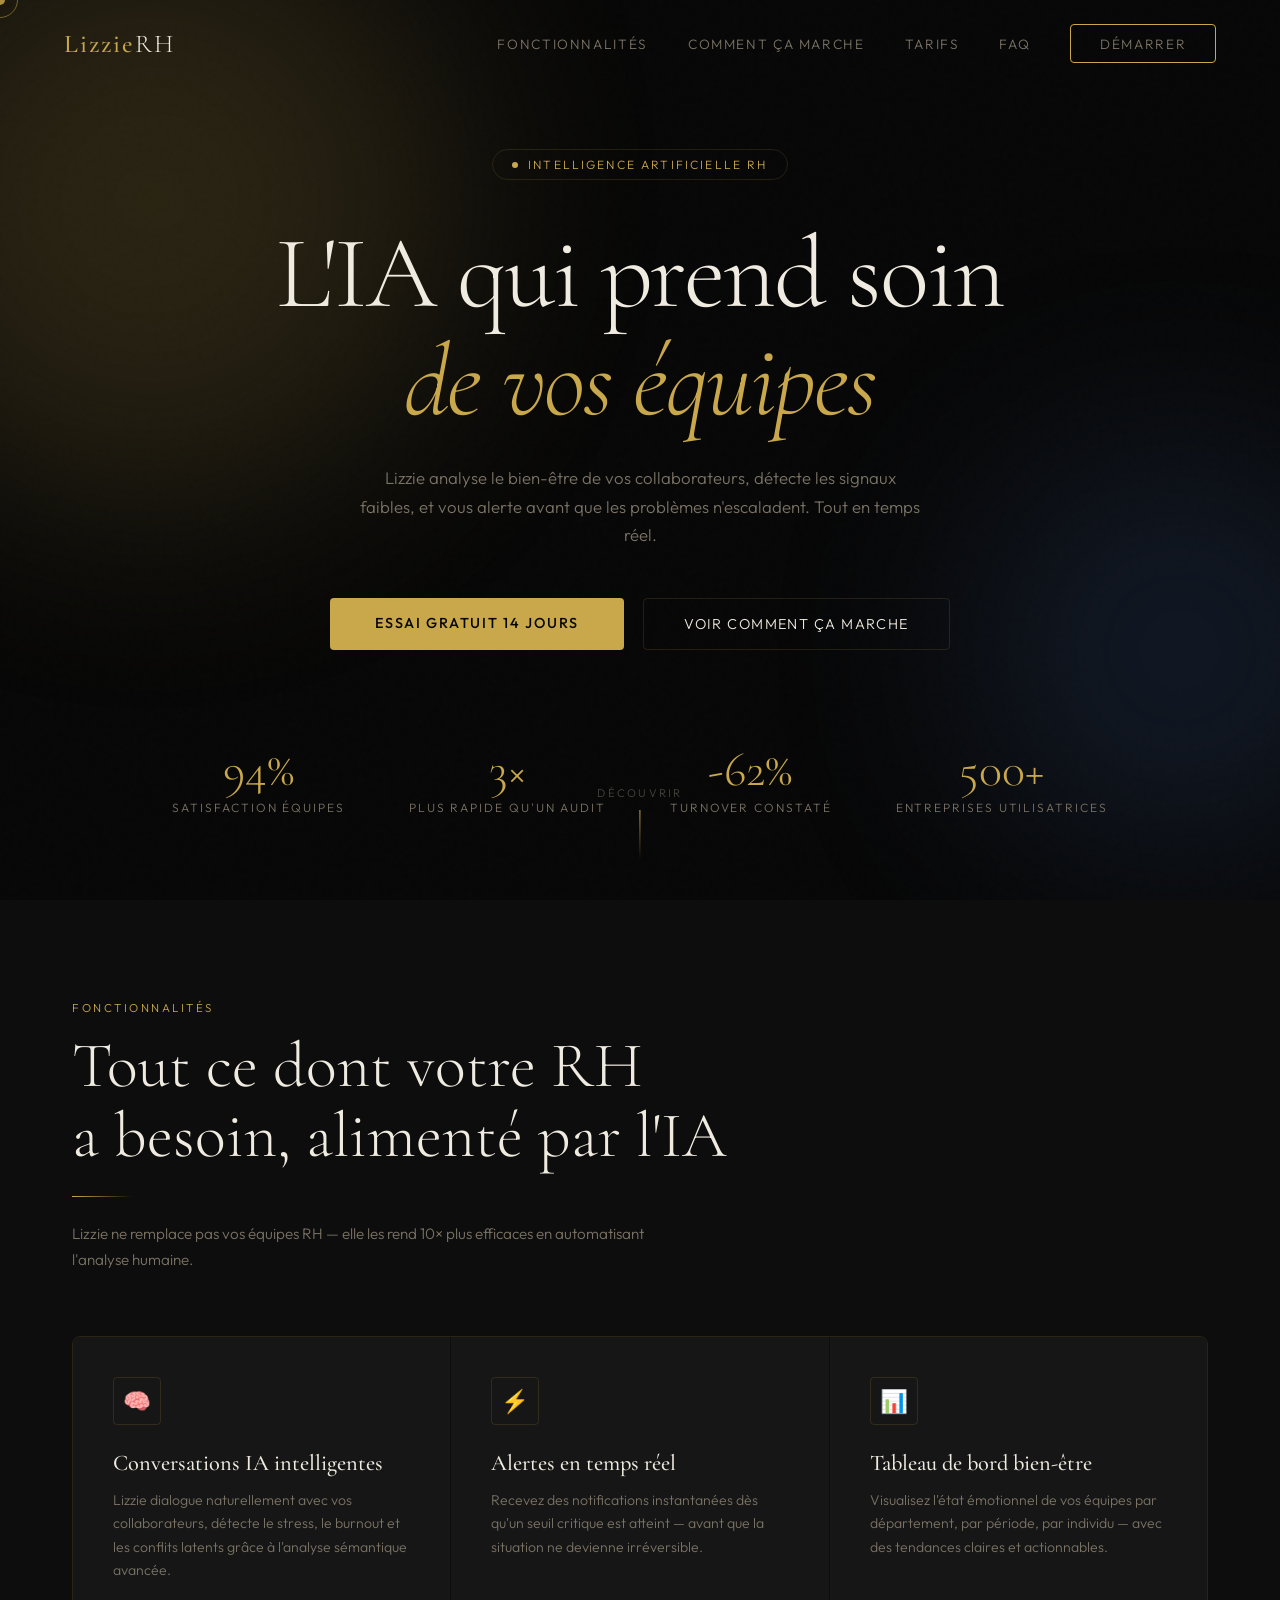
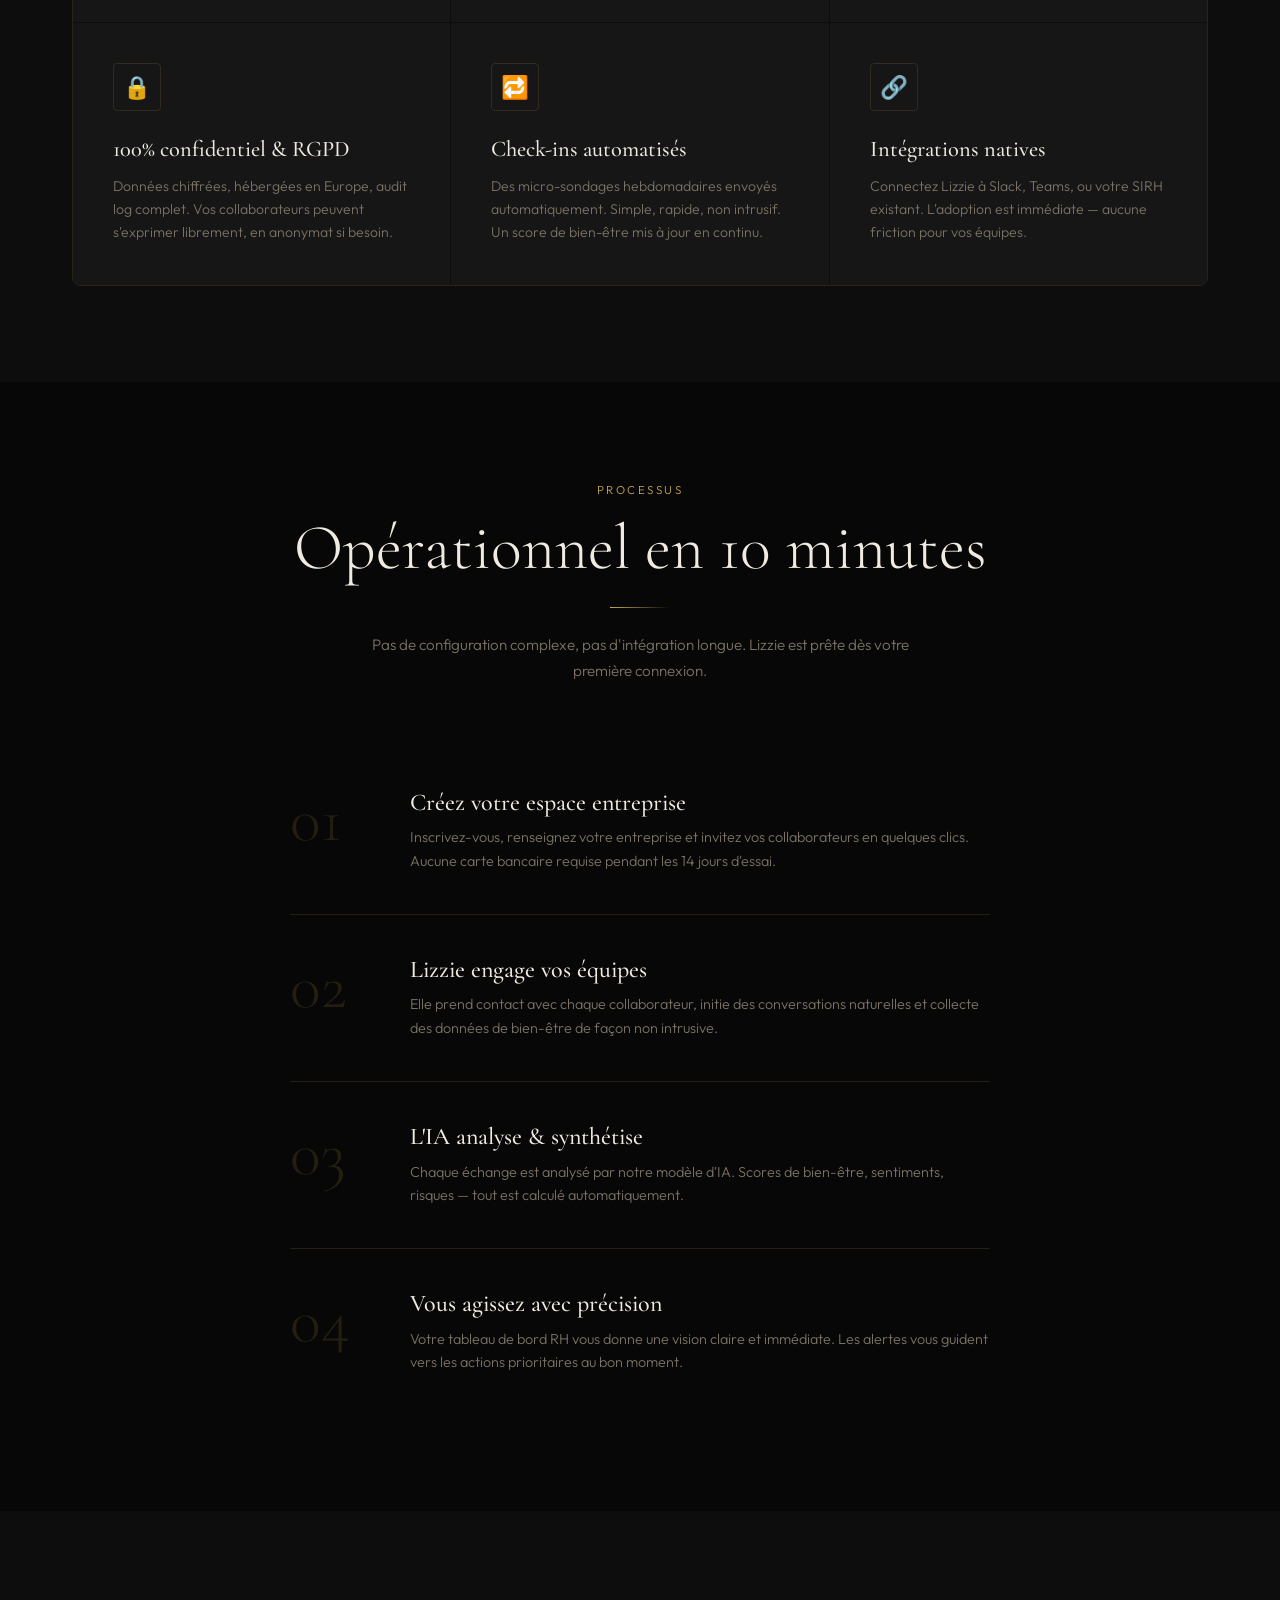
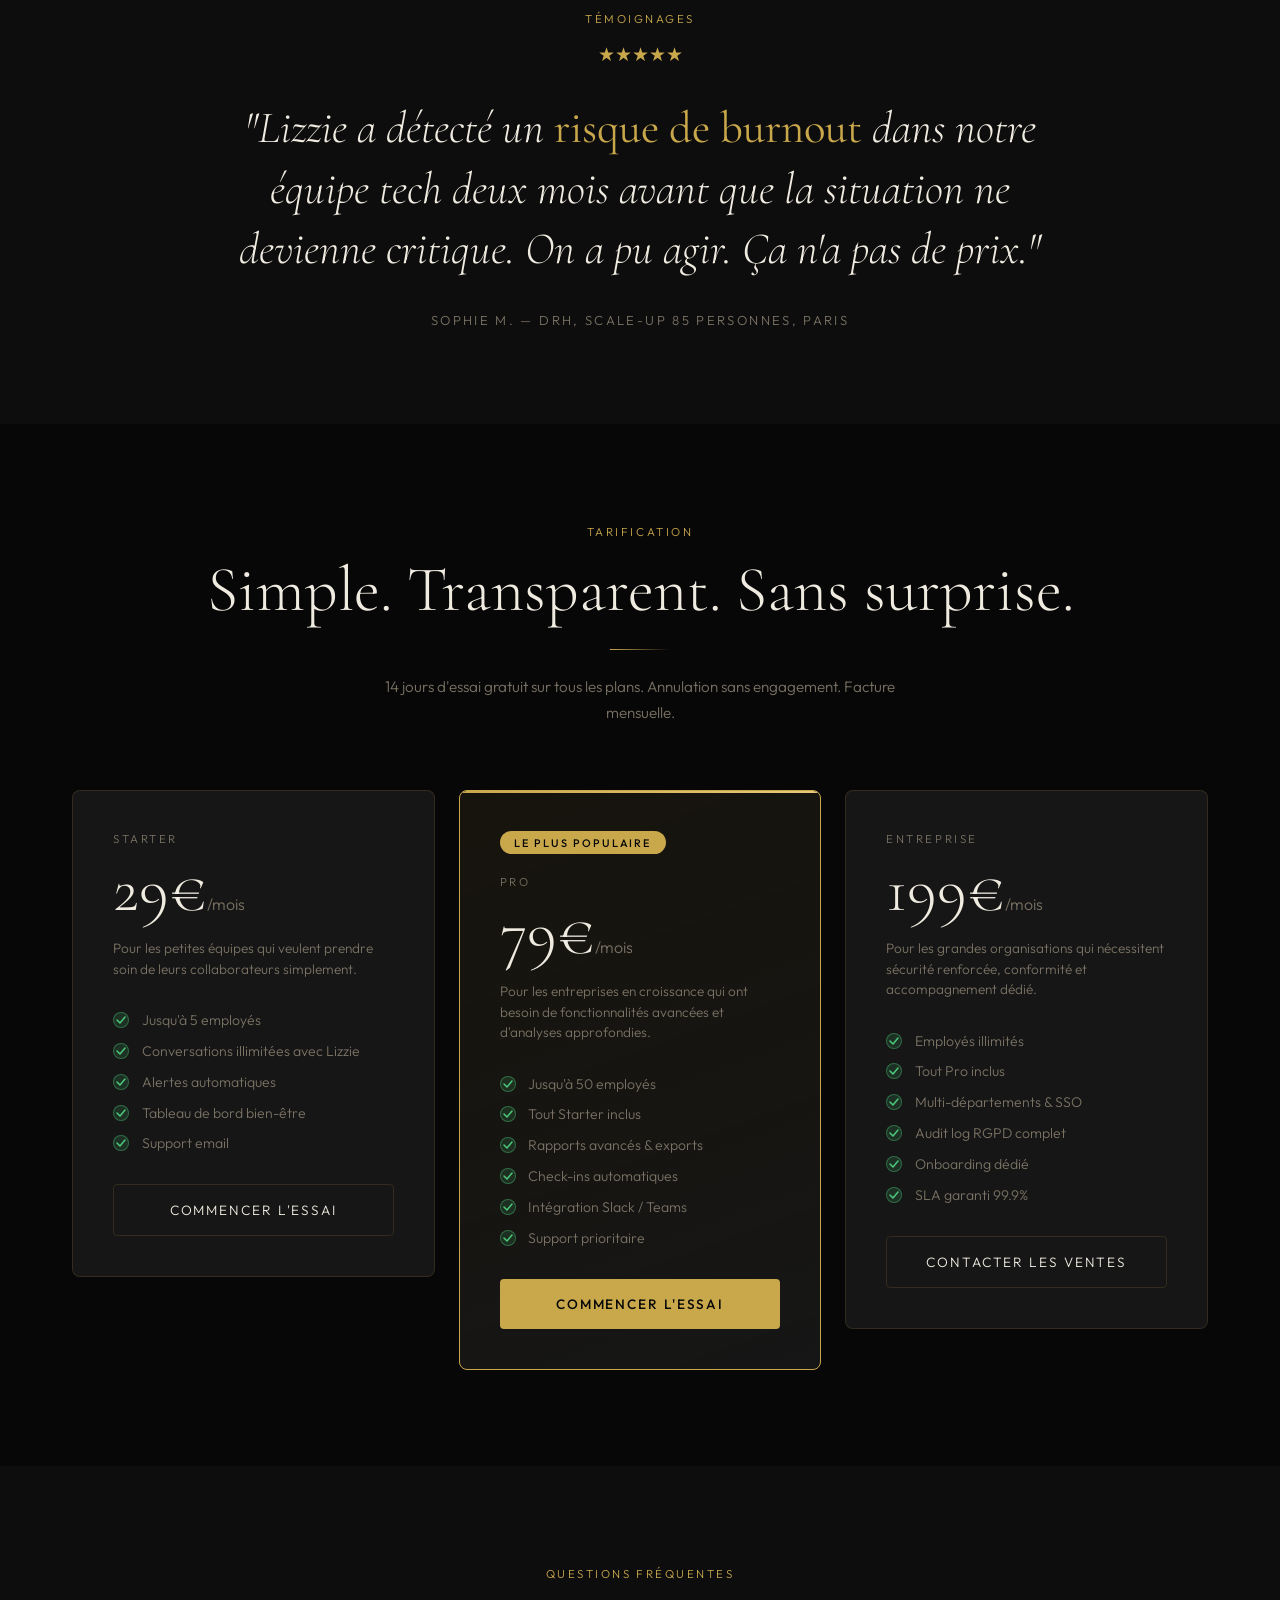
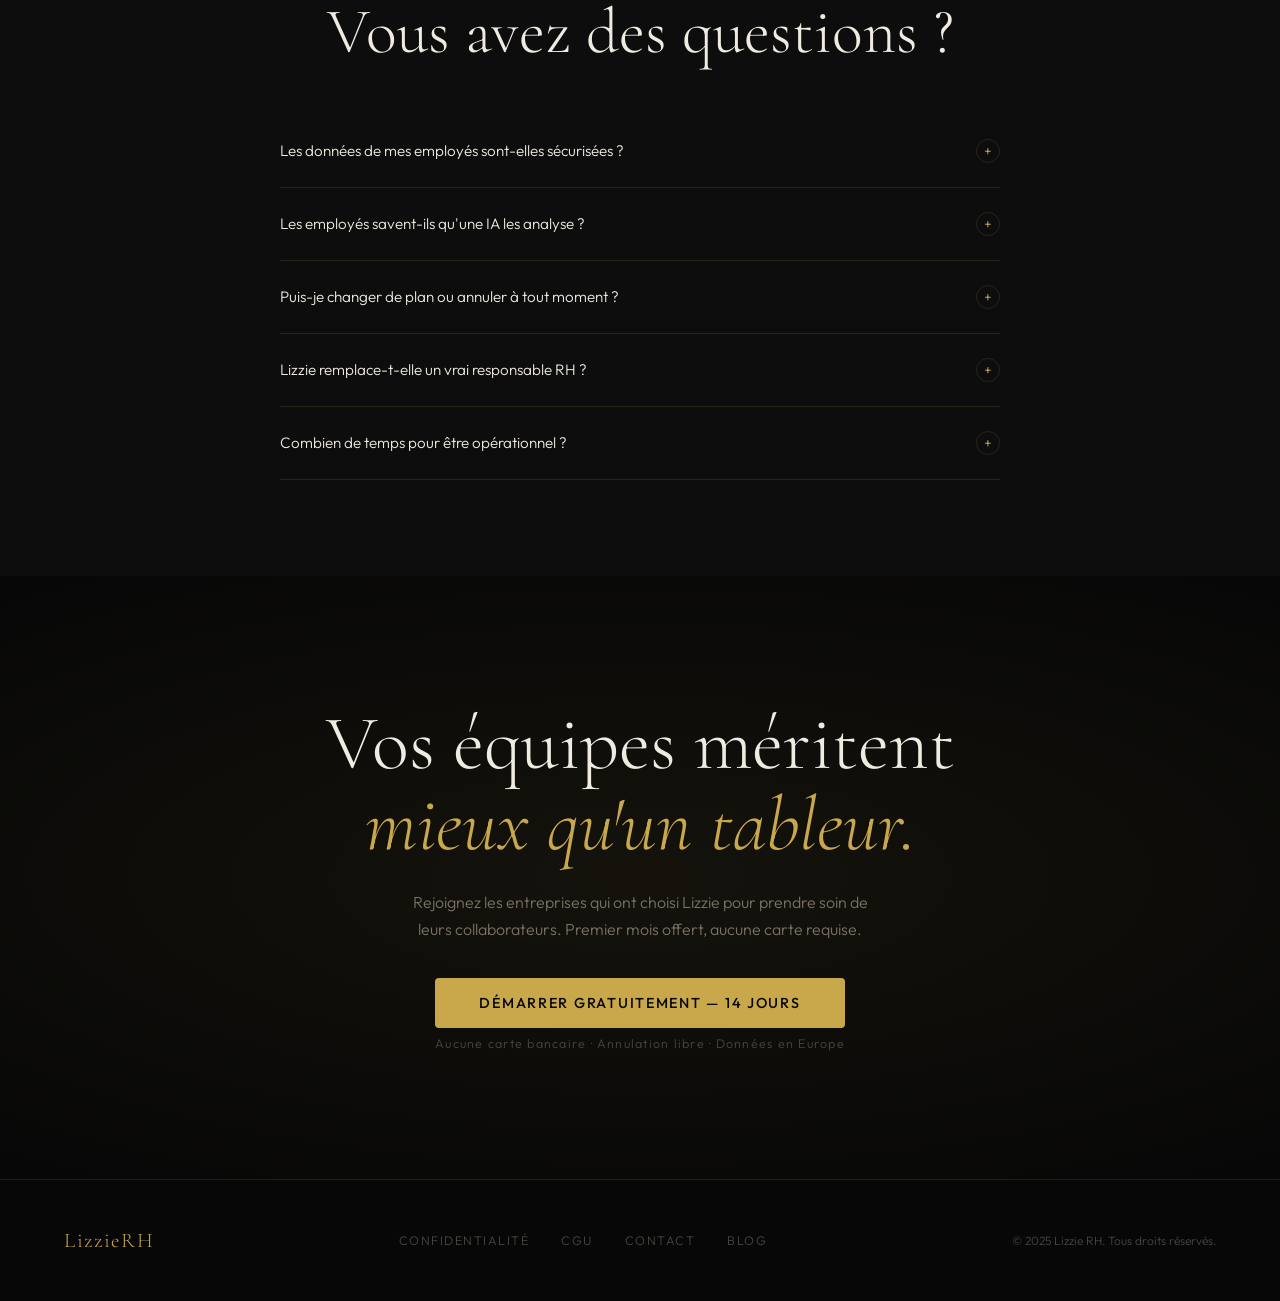
<file: test/lizzie-landing(1).html>
<!DOCTYPE html>
<html lang="fr">
<head>
<meta charset="UTF-8"/>
<meta name="viewport" content="width=device-width, initial-scale=1.0"/>
<title>Lizzie RH — L'IA qui prend soin de vos équipes</title>
<link rel="preconnect" href="https://fonts.googleapis.com"/>
<link rel="preconnect" href="https://fonts.gstatic.com" crossorigin/>
<link href="https://fonts.googleapis.com/css2?family=Cormorant+Garamond:ital,wght@0,300;0,400;0,500;0,600;1,300;1,400&family=Outfit:wght@300;400;500;600&display=swap" rel="stylesheet"/>
<style>
/* ── RESET & BASE ──────────────────────────────────────── */
*,*::before,*::after{box-sizing:border-box;margin:0;padding:0}
:root{
  --gold:#C9A84C;
  --gold-light:#E8C97A;
  --gold-dim:#8A6D2A;
  --bg:#070707;
  --bg2:#0D0D0D;
  --bg3:#111111;
  --surface:#161616;
  --surface2:#1C1C1C;
  --border:rgba(201,168,76,0.15);
  --border-hover:rgba(201,168,76,0.4);
  --text:#F0EBE0;
  --text-muted:#7A7264;
  --text-dim:#4A4640;
  --red:#C94C4C;
  --green:#4CC97A;
  --r:4px;
}
html{scroll-behavior:smooth}
body{
  background:var(--bg);
  color:var(--text);
  font-family:'Outfit',sans-serif;
  font-weight:300;
  overflow-x:hidden;
  cursor:none;
}

/* ── CUSTOM CURSOR ─────────────────────────────────────── */
#cursor{position:fixed;width:10px;height:10px;border-radius:50%;background:var(--gold);pointer-events:none;z-index:9999;transform:translate(-50%,-50%);transition:transform .1s,opacity .2s;mix-blend-mode:difference}
#cursor-ring{position:fixed;width:36px;height:36px;border-radius:50%;border:1px solid var(--gold);pointer-events:none;z-index:9998;transform:translate(-50%,-50%);transition:transform .25s ease,width .3s,height .3s,opacity .2s;opacity:.5}
body:has(a:hover) #cursor-ring,body:has(button:hover) #cursor-ring{width:56px;height:56px;opacity:.9}

/* ── NOISE OVERLAY ─────────────────────────────────────── */
body::before{
  content:'';position:fixed;inset:0;
  background-image:url("data:image/svg+xml,%3Csvg viewBox='0 0 200 200' xmlns='http://www.w3.org/2000/svg'%3E%3Cfilter id='n'%3E%3CfeTurbulence type='fractalNoise' baseFrequency='.9' numOctaves='4' stitchTiles='stitch'/%3E%3C/filter%3E%3Crect width='100%25' height='100%25' filter='url(%23n)' opacity='.04'/%3E%3C/svg%3E");
  pointer-events:none;z-index:1;opacity:.4;
}

/* ── NAV ───────────────────────────────────────────────── */
nav{
  position:fixed;top:0;left:0;right:0;z-index:100;
  padding:1.5rem 4rem;
  display:flex;align-items:center;justify-content:space-between;
  border-bottom:1px solid transparent;
  transition:all .4s;
  backdrop-filter:blur(0px);
}
nav.scrolled{
  border-bottom-color:var(--border);
  backdrop-filter:blur(20px);
  background:rgba(7,7,7,.85);
  padding:1rem 4rem;
}
.nav-logo{
  font-family:'Cormorant Garamond',serif;
  font-size:1.6rem;font-weight:500;
  color:var(--gold);
  letter-spacing:.08em;
  text-decoration:none;
}
.nav-logo span{color:var(--text);font-weight:300}
.nav-links{display:flex;gap:2.5rem;align-items:center}
.nav-links a{
  color:var(--text-muted);font-size:.85rem;letter-spacing:.12em;
  text-transform:uppercase;text-decoration:none;
  transition:color .3s;
}
.nav-links a:hover{color:var(--gold)}
.nav-cta{
  padding:.6rem 1.8rem;
  border:1px solid var(--gold);
  color:var(--gold);
  background:transparent;
  font-family:'Outfit',sans-serif;
  font-size:.82rem;letter-spacing:.14em;text-transform:uppercase;
  cursor:none;border-radius:var(--r);
  transition:all .3s;text-decoration:none;
}
.nav-cta:hover{background:var(--gold);color:var(--bg)}

/* ── HERO ──────────────────────────────────────────────── */
#hero{
  min-height:100vh;
  display:flex;flex-direction:column;
  align-items:center;justify-content:center;
  text-align:center;
  padding:8rem 2rem 4rem;
  position:relative;
  overflow:hidden;
}
.hero-orb{
  position:absolute;
  border-radius:50%;
  filter:blur(120px);
  pointer-events:none;
  opacity:.18;
}
.hero-orb.a{width:600px;height:600px;background:var(--gold);top:-100px;left:-150px;animation:drift 12s ease-in-out infinite alternate}
.hero-orb.b{width:400px;height:400px;background:#4C7AC9;bottom:50px;right:-100px;animation:drift 16s ease-in-out infinite alternate-reverse}
@keyframes drift{from{transform:translate(0,0) scale(1)}to{transform:translate(40px,30px) scale(1.1)}}

.hero-tag{
  display:inline-flex;align-items:center;gap:.6rem;
  border:1px solid var(--border);
  padding:.45rem 1.2rem;
  border-radius:50px;
  font-size:.75rem;letter-spacing:.18em;text-transform:uppercase;
  color:var(--gold);margin-bottom:2.5rem;
  animation:fadeUp .8s .2s both;
}
.hero-tag::before{content:'';width:6px;height:6px;border-radius:50%;background:var(--gold);animation:pulse-dot 2s infinite}
@keyframes pulse-dot{0%,100%{opacity:1;transform:scale(1)}50%{opacity:.5;transform:scale(.7)}}

h1{
  font-family:'Cormorant Garamond',serif;
  font-size:clamp(3rem,8vw,7rem);
  font-weight:300;line-height:1.05;
  letter-spacing:-.02em;
  animation:fadeUp .9s .3s both;
  max-width:900px;
}
h1 em{font-style:italic;color:var(--gold)}
.hero-sub{
  margin-top:1.8rem;
  max-width:560px;
  color:var(--text-muted);
  font-size:1.05rem;line-height:1.7;font-weight:300;
  animation:fadeUp .9s .45s both;
}
.hero-actions{
  display:flex;gap:1.2rem;margin-top:3rem;
  animation:fadeUp .9s .6s both;
  flex-wrap:wrap;justify-content:center;
}
.btn-primary{
  padding:1rem 2.8rem;
  background:var(--gold);color:var(--bg);
  border:none;border-radius:var(--r);
  font-family:'Outfit',sans-serif;font-size:.9rem;
  font-weight:500;letter-spacing:.12em;text-transform:uppercase;
  cursor:none;transition:all .3s;text-decoration:none;
  position:relative;overflow:hidden;
}
.btn-primary::after{
  content:'';position:absolute;inset:0;
  background:linear-gradient(135deg,rgba(255,255,255,.15),transparent);
  opacity:0;transition:opacity .3s;
}
.btn-primary:hover{background:var(--gold-light);transform:translateY(-2px);box-shadow:0 12px 40px rgba(201,168,76,.3)}
.btn-primary:hover::after{opacity:1}
.btn-secondary{
  padding:1rem 2.5rem;
  background:transparent;color:var(--text);
  border:1px solid var(--border);
  border-radius:var(--r);
  font-family:'Outfit',sans-serif;font-size:.9rem;
  letter-spacing:.1em;text-transform:uppercase;
  cursor:none;transition:all .3s;text-decoration:none;
}
.btn-secondary:hover{border-color:var(--gold);color:var(--gold)}

.hero-metrics{
  display:flex;gap:4rem;margin-top:6rem;
  animation:fadeUp .9s .75s both;
  flex-wrap:wrap;justify-content:center;
}
.metric{text-align:center}
.metric-val{
  font-family:'Cormorant Garamond',serif;
  font-size:3rem;font-weight:300;color:var(--gold);
  line-height:1;
}
.metric-lbl{font-size:.75rem;letter-spacing:.16em;text-transform:uppercase;color:var(--text-muted);margin-top:.4rem}

.hero-scroll{
  position:absolute;bottom:2.5rem;left:50%;transform:translateX(-50%);
  display:flex;flex-direction:column;align-items:center;gap:.6rem;
  animation:fadeIn 1s 1.2s both;
}
.hero-scroll span{font-size:.7rem;letter-spacing:.2em;text-transform:uppercase;color:var(--text-dim)}
.scroll-line{width:1px;height:50px;background:linear-gradient(to bottom,var(--gold),transparent);animation:scrollAnim 2s ease-in-out infinite}
@keyframes scrollAnim{0%{transform:scaleY(0);transform-origin:top}50%{transform:scaleY(1);transform-origin:top}51%{transform:scaleY(1);transform-origin:bottom}100%{transform:scaleY(0);transform-origin:bottom}}

/* ── SECTION BASE ──────────────────────────────────────── */
section{position:relative;z-index:2}
.section-inner{max-width:1200px;margin:0 auto;padding:6rem 2rem}
.section-tag{
  display:inline-block;
  font-size:.72rem;letter-spacing:.22em;text-transform:uppercase;
  color:var(--gold);margin-bottom:1rem;
}
.section-title{
  font-family:'Cormorant Garamond',serif;
  font-size:clamp(2.2rem,5vw,4rem);
  font-weight:300;line-height:1.1;
}
.section-sub{
  color:var(--text-muted);max-width:580px;
  line-height:1.7;margin-top:1rem;font-size:.95rem;
}
.divider{
  width:60px;height:1px;
  background:linear-gradient(to right,var(--gold),transparent);
  margin:1.5rem 0;
}

/* ── FEATURES ──────────────────────────────────────────── */
#features{background:var(--bg2)}
.features-grid{
  display:grid;grid-template-columns:repeat(3,1fr);
  gap:1px;margin-top:4rem;
  border:1px solid var(--border);
  border-radius:8px;overflow:hidden;
}
.feature-card{
  background:var(--surface);
  padding:2.5rem;
  transition:background .3s;
  position:relative;overflow:hidden;
}
.feature-card::before{
  content:'';position:absolute;inset:0;
  background:linear-gradient(135deg,rgba(201,168,76,.06),transparent);
  opacity:0;transition:opacity .4s;
}
.feature-card:hover{background:var(--surface2)}
.feature-card:hover::before{opacity:1}
.feat-icon{
  width:48px;height:48px;
  border:1px solid var(--border);
  border-radius:var(--r);
  display:flex;align-items:center;justify-content:center;
  font-size:1.4rem;margin-bottom:1.5rem;
  transition:border-color .3s;
}
.feature-card:hover .feat-icon{border-color:var(--gold)}
.feat-title{
  font-family:'Cormorant Garamond',serif;
  font-size:1.4rem;font-weight:500;margin-bottom:.8rem;
}
.feat-desc{color:var(--text-muted);font-size:.88rem;line-height:1.65}

/* ── COMMENT ÇA MARCHE ─────────────────────────────────── */
#how{background:var(--bg)}
.steps{display:flex;flex-direction:column;gap:0;margin-top:4rem;max-width:700px;margin-left:auto;margin-right:auto}
.step{
  display:flex;gap:2.5rem;align-items:flex-start;
  padding:2.5rem 0;
  border-bottom:1px solid var(--border);
  opacity:0;transform:translateY(30px);
  transition:all .6s ease;
}
.step.visible{opacity:1;transform:translateY(0)}
.step:last-child{border-bottom:none}
.step-num{
  font-family:'Cormorant Garamond',serif;
  font-size:4rem;font-weight:300;
  color:var(--border);min-width:80px;
  line-height:1;transition:color .3s;
}
.step:hover .step-num{color:var(--gold-dim)}
.step-content{}
.step-title{font-family:'Cormorant Garamond',serif;font-size:1.5rem;font-weight:500;margin-bottom:.6rem}
.step-desc{color:var(--text-muted);font-size:.9rem;line-height:1.65}

/* ── TÉMOIGNAGE ─────────────────────────────────────────── */
#testimonial{background:var(--bg2)}
.testimonial-inner{
  max-width:900px;margin:0 auto;
  text-align:center;padding:6rem 2rem;
}
.testimonial-inner blockquote{
  font-family:'Cormorant Garamond',serif;
  font-size:clamp(1.6rem,3.5vw,2.8rem);
  font-weight:300;font-style:italic;
  line-height:1.35;color:var(--text);
  margin:2rem 0;
}
.testimonial-inner blockquote strong{color:var(--gold);font-style:normal;font-weight:400}
.testimonial-author{color:var(--text-muted);font-size:.82rem;letter-spacing:.18em;text-transform:uppercase}
.testimonial-stars{color:var(--gold);font-size:1.2rem;margin-bottom:1.5rem}

/* ── PRICING ───────────────────────────────────────────── */
#pricing{background:var(--bg)}
.pricing-grid{
  display:grid;grid-template-columns:repeat(3,1fr);
  gap:1.5rem;margin-top:4rem;
  align-items:start;
}
.pricing-card{
  border:1px solid var(--border);
  border-radius:8px;
  padding:2.5rem;
  background:var(--surface);
  transition:all .4s;
  position:relative;
  overflow:hidden;
}
.pricing-card::before{
  content:'';position:absolute;top:0;left:0;right:0;
  height:2px;background:transparent;
  transition:background .4s;
}
.pricing-card:hover{border-color:var(--border-hover);transform:translateY(-6px);box-shadow:0 24px 60px rgba(0,0,0,.5)}
.pricing-card.featured{
  border-color:var(--gold);
  background:linear-gradient(160deg,rgba(201,168,76,.08),var(--surface));
}
.pricing-card.featured::before{background:linear-gradient(to right,var(--gold),var(--gold-light))}
.pricing-badge{
  display:inline-block;
  background:var(--gold);color:var(--bg);
  font-size:.68rem;letter-spacing:.18em;text-transform:uppercase;
  padding:.3rem .9rem;border-radius:50px;
  font-weight:500;margin-bottom:1.2rem;
}
.pricing-plan{font-size:.72rem;letter-spacing:.22em;text-transform:uppercase;color:var(--text-muted);margin-bottom:.8rem}
.pricing-price{
  font-family:'Cormorant Garamond',serif;
  font-size:4rem;font-weight:300;line-height:1;
  color:var(--text);
}
.pricing-price span{font-family:'Outfit',sans-serif;font-size:1rem;font-weight:300;color:var(--text-muted)}
.pricing-desc{color:var(--text-muted);font-size:.85rem;margin:1rem 0 2rem;line-height:1.5}
.pricing-feats{list-style:none;margin:1.5rem 0 2rem;display:flex;flex-direction:column;gap:.8rem}
.pricing-feats li{
  display:flex;align-items:center;gap:.8rem;
  font-size:.88rem;color:var(--text-muted);
}
.pricing-feats li::before{
  content:'';width:16px;height:16px;min-width:16px;
  border-radius:50%;
  background:rgba(76,201,122,.15);
  border:1px solid rgba(76,201,122,.4);
  display:flex;align-items:center;justify-content:center;
  background-image:url("data:image/svg+xml,%3Csvg width='10' height='8' viewBox='0 0 10 8' fill='none' xmlns='http://www.w3.org/2000/svg'%3E%3Cpath d='M1 4l3 3 5-6' stroke='%234CC97A' stroke-width='1.5' stroke-linecap='round' stroke-linejoin='round'/%3E%3C/svg%3E");
  background-repeat:no-repeat;background-position:center;background-size:10px;
}
.pricing-cta{
  display:block;width:100%;padding:1rem;
  text-align:center;border-radius:var(--r);
  font-family:'Outfit',sans-serif;font-size:.85rem;
  letter-spacing:.14em;text-transform:uppercase;
  cursor:none;transition:all .3s;text-decoration:none;
}
.pricing-cta.outline{
  border:1px solid var(--border);color:var(--text);background:transparent;
}
.pricing-cta.outline:hover{border-color:var(--gold);color:var(--gold)}
.pricing-cta.gold{
  background:var(--gold);color:var(--bg);border:none;font-weight:500;
}
.pricing-cta.gold:hover{background:var(--gold-light);box-shadow:0 8px 30px rgba(201,168,76,.3)}

/* ── FAQ ────────────────────────────────────────────────── */
#faq{background:var(--bg2)}
.faq-list{max-width:720px;margin:3rem auto 0;display:flex;flex-direction:column;gap:0}
.faq-item{border-bottom:1px solid var(--border)}
.faq-q{
  display:flex;align-items:center;justify-content:space-between;
  padding:1.5rem 0;cursor:none;
  font-size:.95rem;color:var(--text);
  transition:color .3s;
}
.faq-q:hover{color:var(--gold)}
.faq-icon{
  width:24px;height:24px;min-width:24px;
  border:1px solid var(--border);border-radius:50%;
  display:flex;align-items:center;justify-content:center;
  font-size:.9rem;color:var(--gold);
  transition:transform .3s;
}
.faq-item.open .faq-icon{transform:rotate(45deg)}
.faq-a{
  max-height:0;overflow:hidden;
  transition:max-height .4s ease,padding .3s;
  color:var(--text-muted);font-size:.88rem;line-height:1.7;
}
.faq-item.open .faq-a{max-height:200px;padding-bottom:1.5rem}

/* ── CTA FINAL ─────────────────────────────────────────── */
#cta-final{
  background:var(--bg);
  text-align:center;
  overflow:hidden;
  position:relative;
}
#cta-final::before{
  content:'';position:absolute;inset:0;
  background:radial-gradient(ellipse 80% 60% at 50% 50%,rgba(201,168,76,.07),transparent);
  pointer-events:none;
}
.cta-inner{max-width:700px;margin:0 auto;padding:8rem 2rem}
.cta-inner h2{
  font-family:'Cormorant Garamond',serif;
  font-size:clamp(2.5rem,6vw,5rem);
  font-weight:300;line-height:1.05;
  margin-bottom:1.5rem;
}
.cta-inner p{color:var(--text-muted);font-size:1rem;line-height:1.7;max-width:480px;margin:0 auto 3rem}
.cta-note{margin-top:1.5rem;color:var(--text-dim);font-size:.78rem;letter-spacing:.1em}

/* ── FOOTER ────────────────────────────────────────────── */
footer{
  background:var(--bg);
  border-top:1px solid var(--border);
  padding:3rem 4rem;
  display:flex;align-items:center;justify-content:space-between;
  flex-wrap:wrap;gap:2rem;
  position:relative;z-index:2;
}
.footer-logo{
  font-family:'Cormorant Garamond',serif;
  font-size:1.3rem;color:var(--gold);letter-spacing:.08em;
}
.footer-links{display:flex;gap:2rem}
.footer-links a{
  color:var(--text-dim);font-size:.78rem;letter-spacing:.12em;
  text-transform:uppercase;text-decoration:none;transition:color .3s;
}
.footer-links a:hover{color:var(--gold)}
.footer-copy{color:var(--text-dim);font-size:.75rem}

/* ── ANIMATIONS ─────────────────────────────────────────── */
@keyframes fadeUp{from{opacity:0;transform:translateY(30px)}to{opacity:1;transform:translateY(0)}}
@keyframes fadeIn{from{opacity:0}to{opacity:1}}
.reveal{opacity:0;transform:translateY(40px);transition:all .7s ease}
.reveal.visible{opacity:1;transform:translateY(0)}

/* ── RESPONSIVE ─────────────────────────────────────────── */
@media(max-width:900px){
  nav{padding:1.2rem 2rem}
  nav.scrolled{padding:.9rem 2rem}
  .nav-links{display:none}
  .features-grid{grid-template-columns:1fr;gap:1px}
  .pricing-grid{grid-template-columns:1fr;max-width:420px;margin-left:auto;margin-right:auto}
  .hero-metrics{gap:2.5rem}
  footer{flex-direction:column;text-align:center;padding:2rem}
}
</style>
</head>
<body>

<!-- Curseur custom -->
<div id="cursor"></div>
<div id="cursor-ring"></div>

<!-- ══ NAV ═══════════════════════════════════════════════ -->
<nav id="nav">
  <a href="#" class="nav-logo">Lizzie<span>RH</span></a>
  <div class="nav-links">
    <a href="#features">Fonctionnalités</a>
    <a href="#how">Comment ça marche</a>
    <a href="#pricing">Tarifs</a>
    <a href="#faq">FAQ</a>
    <a href="#pricing" class="nav-cta">Démarrer</a>
  </div>
</nav>

<!-- ══ HERO ══════════════════════════════════════════════ -->
<section id="hero">
  <div class="hero-orb a"></div>
  <div class="hero-orb b"></div>

  <div class="hero-tag">Intelligence Artificielle RH</div>

  <h1>L'IA qui prend soin<br/><em>de vos équipes</em></h1>

  <p class="hero-sub">
    Lizzie analyse le bien-être de vos collaborateurs, détecte les signaux faibles,
    et vous alerte avant que les problèmes n'escaladent. Tout en temps réel.
  </p>

  <div class="hero-actions">
    <a href="#pricing" class="btn-primary">Essai gratuit 14 jours</a>
    <a href="#how" class="btn-secondary">Voir comment ça marche</a>
  </div>

  <div class="hero-metrics">
    <div class="metric">
      <div class="metric-val">94%</div>
      <div class="metric-lbl">Satisfaction équipes</div>
    </div>
    <div class="metric">
      <div class="metric-val">3×</div>
      <div class="metric-lbl">Plus rapide qu'un audit</div>
    </div>
    <div class="metric">
      <div class="metric-val">-62%</div>
      <div class="metric-lbl">Turnover constaté</div>
    </div>
    <div class="metric">
      <div class="metric-val">500+</div>
      <div class="metric-lbl">Entreprises utilisatrices</div>
    </div>
  </div>

  <div class="hero-scroll">
    <span>Découvrir</span>
    <div class="scroll-line"></div>
  </div>
</section>

<!-- ══ FEATURES ══════════════════════════════════════════ -->
<section id="features">
  <div class="section-inner">
    <div class="reveal">
      <div class="section-tag">Fonctionnalités</div>
      <h2 class="section-title">Tout ce dont votre RH<br/>a besoin, alimenté par l'IA</h2>
      <div class="divider"></div>
      <p class="section-sub">Lizzie ne remplace pas vos équipes RH — elle les rend 10× plus efficaces en automatisant l'analyse humaine.</p>
    </div>

    <div class="features-grid reveal" style="transition-delay:.1s">
      <div class="feature-card">
        <div class="feat-icon">🧠</div>
        <div class="feat-title">Conversations IA intelligentes</div>
        <p class="feat-desc">Lizzie dialogue naturellement avec vos collaborateurs, détecte le stress, le burnout et les conflits latents grâce à l'analyse sémantique avancée.</p>
      </div>
      <div class="feature-card">
        <div class="feat-icon">⚡</div>
        <div class="feat-title">Alertes en temps réel</div>
        <p class="feat-desc">Recevez des notifications instantanées dès qu'un seuil critique est atteint — avant que la situation ne devienne irréversible.</p>
      </div>
      <div class="feature-card">
        <div class="feat-icon">📊</div>
        <div class="feat-title">Tableau de bord bien-être</div>
        <p class="feat-desc">Visualisez l'état émotionnel de vos équipes par département, par période, par individu — avec des tendances claires et actionnables.</p>
      </div>
      <div class="feature-card">
        <div class="feat-icon">🔒</div>
        <div class="feat-title">100% confidentiel & RGPD</div>
        <p class="feat-desc">Données chiffrées, hébergées en Europe, audit log complet. Vos collaborateurs peuvent s'exprimer librement, en anonymat si besoin.</p>
      </div>
      <div class="feature-card">
        <div class="feat-icon">🔁</div>
        <div class="feat-title">Check-ins automatisés</div>
        <p class="feat-desc">Des micro-sondages hebdomadaires envoyés automatiquement. Simple, rapide, non intrusif. Un score de bien-être mis à jour en continu.</p>
      </div>
      <div class="feature-card">
        <div class="feat-icon">🔗</div>
        <div class="feat-title">Intégrations natives</div>
        <p class="feat-desc">Connectez Lizzie à Slack, Teams, ou votre SIRH existant. L'adoption est immédiate — aucune friction pour vos équipes.</p>
      </div>
    </div>
  </div>
</section>

<!-- ══ COMMENT ÇA MARCHE ════════════════════════════════ -->
<section id="how">
  <div class="section-inner">
    <div class="reveal" style="text-align:center">
      <div class="section-tag">Processus</div>
      <h2 class="section-title">Opérationnel en 10 minutes</h2>
      <div class="divider" style="margin:1.5rem auto"></div>
      <p class="section-sub" style="margin:0 auto">Pas de configuration complexe, pas d'intégration longue. Lizzie est prête dès votre première connexion.</p>
    </div>

    <div class="steps">
      <div class="step">
        <div class="step-num">01</div>
        <div class="step-content">
          <div class="step-title">Créez votre espace entreprise</div>
          <p class="step-desc">Inscrivez-vous, renseignez votre entreprise et invitez vos collaborateurs en quelques clics. Aucune carte bancaire requise pendant les 14 jours d'essai.</p>
        </div>
      </div>
      <div class="step">
        <div class="step-num">02</div>
        <div class="step-content">
          <div class="step-title">Lizzie engage vos équipes</div>
          <p class="step-desc">Elle prend contact avec chaque collaborateur, initie des conversations naturelles et collecte des données de bien-être de façon non intrusive.</p>
        </div>
      </div>
      <div class="step">
        <div class="step-num">03</div>
        <div class="step-content">
          <div class="step-title">L'IA analyse & synthétise</div>
          <p class="step-desc">Chaque échange est analysé par notre modèle d'IA. Scores de bien-être, sentiments, risques — tout est calculé automatiquement.</p>
        </div>
      </div>
      <div class="step">
        <div class="step-num">04</div>
        <div class="step-content">
          <div class="step-title">Vous agissez avec précision</div>
          <p class="step-desc">Votre tableau de bord RH vous donne une vision claire et immédiate. Les alertes vous guident vers les actions prioritaires au bon moment.</p>
        </div>
      </div>
    </div>
  </div>
</section>

<!-- ══ TÉMOIGNAGE ════════════════════════════════════════ -->
<section id="testimonial">
  <div class="testimonial-inner reveal">
    <div class="section-tag">Témoignages</div>
    <div class="testimonial-stars">★★★★★</div>
    <blockquote>
      "Lizzie a détecté un <strong>risque de burnout</strong> dans notre équipe tech deux mois avant que la situation ne devienne critique. On a pu agir. Ça n'a pas de prix."
    </blockquote>
    <div class="testimonial-author">Sophie M. — DRH, Scale-up 85 personnes, Paris</div>
  </div>
</section>

<!-- ══ PRICING ═══════════════════════════════════════════ -->
<section id="pricing">
  <div class="section-inner">
    <div class="reveal" style="text-align:center">
      <div class="section-tag">Tarification</div>
      <h2 class="section-title">Simple. Transparent. Sans surprise.</h2>
      <div class="divider" style="margin:1.5rem auto"></div>
      <p class="section-sub" style="margin:0 auto">14 jours d'essai gratuit sur tous les plans. Annulation sans engagement. Facture mensuelle.</p>
    </div>

    <div class="pricing-grid reveal" style="transition-delay:.15s">

      <!-- STARTER -->
      <div class="pricing-card">
        <div class="pricing-plan">Starter</div>
        <div class="pricing-price">29€<span>/mois</span></div>
        <p class="pricing-desc">Pour les petites équipes qui veulent prendre soin de leurs collaborateurs simplement.</p>
        <ul class="pricing-feats">
          <li>Jusqu'à 5 employés</li>
          <li>Conversations illimitées avec Lizzie</li>
          <li>Alertes automatiques</li>
          <li>Tableau de bord bien-être</li>
          <li>Support email</li>
        </ul>
        <a href="#" class="pricing-cta outline" onclick="handleCheckout('STARTER')">Commencer l'essai</a>
      </div>

      <!-- PRO (featured) -->
      <div class="pricing-card featured">
        <div class="pricing-badge">Le plus populaire</div>
        <div class="pricing-plan">Pro</div>
        <div class="pricing-price">79€<span>/mois</span></div>
        <p class="pricing-desc">Pour les entreprises en croissance qui ont besoin de fonctionnalités avancées et d'analyses approfondies.</p>
        <ul class="pricing-feats">
          <li>Jusqu'à 50 employés</li>
          <li>Tout Starter inclus</li>
          <li>Rapports avancés & exports</li>
          <li>Check-ins automatiques</li>
          <li>Intégration Slack / Teams</li>
          <li>Support prioritaire</li>
        </ul>
        <a href="#" class="pricing-cta gold" onclick="handleCheckout('PRO')">Commencer l'essai</a>
      </div>

      <!-- ENTERPRISE -->
      <div class="pricing-card">
        <div class="pricing-plan">Entreprise</div>
        <div class="pricing-price">199€<span>/mois</span></div>
        <p class="pricing-desc">Pour les grandes organisations qui nécessitent sécurité renforcée, conformité et accompagnement dédié.</p>
        <ul class="pricing-feats">
          <li>Employés illimités</li>
          <li>Tout Pro inclus</li>
          <li>Multi-départements & SSO</li>
          <li>Audit log RGPD complet</li>
          <li>Onboarding dédié</li>
          <li>SLA garanti 99.9%</li>
        </ul>
        <a href="#" class="pricing-cta outline" onclick="handleCheckout('ENTERPRISE')">Contacter les ventes</a>
      </div>

    </div>
  </div>
</section>

<!-- ══ FAQ ════════════════════════════════════════════════ -->
<section id="faq">
  <div class="section-inner">
    <div class="reveal" style="text-align:center">
      <div class="section-tag">Questions fréquentes</div>
      <h2 class="section-title">Vous avez des questions ?</h2>
    </div>

    <div class="faq-list reveal" style="transition-delay:.1s">
      <div class="faq-item">
        <div class="faq-q" onclick="toggleFaq(this)">
          <span>Les données de mes employés sont-elles sécurisées ?</span>
          <div class="faq-icon">+</div>
        </div>
        <div class="faq-a">Absolument. Toutes les données sont chiffrées AES-256, hébergées en Europe (RGPD), et ne sont jamais revendues à des tiers. Chaque tenant est isolé dans son propre espace. Un audit log complet est disponible sur le plan Entreprise.</div>
      </div>
      <div class="faq-item">
        <div class="faq-q" onclick="toggleFaq(this)">
          <span>Les employés savent-ils qu'une IA les analyse ?</span>
          <div class="faq-icon">+</div>
        </div>
        <div class="faq-a">Oui — la transparence est au cœur de notre approche. Lizzie se présente toujours clairement comme une IA. Les collaborateurs peuvent aussi répondre de façon anonyme, ce qui améliore la qualité des données recueillies.</div>
      </div>
      <div class="faq-item">
        <div class="faq-q" onclick="toggleFaq(this)">
          <span>Puis-je changer de plan ou annuler à tout moment ?</span>
          <div class="faq-icon">+</div>
        </div>
        <div class="faq-a">Oui, sans engagement ni pénalité. Vous pouvez upgrader, downgrader ou annuler depuis votre espace client Stripe à tout moment. En cas d'annulation, votre accès reste actif jusqu'à la fin de la période payée.</div>
      </div>
      <div class="faq-item">
        <div class="faq-q" onclick="toggleFaq(this)">
          <span>Lizzie remplace-t-elle un vrai responsable RH ?</span>
          <div class="faq-icon">+</div>
        </div>
        <div class="faq-a">Non — et c'est voulu. Lizzie amplifie les capacités de votre RH en automatisant la collecte et l'analyse de données. La décision et l'action humaine restent essentielles. Lizzie est un assistant, pas un substitut.</div>
      </div>
      <div class="faq-item">
        <div class="faq-q" onclick="toggleFaq(this)">
          <span>Combien de temps pour être opérationnel ?</span>
          <div class="faq-icon">+</div>
        </div>
        <div class="faq-a">Moins de 10 minutes. Créez votre compte, importez vos collaborateurs (CSV ou manuel) et Lizzie est prête. Aucune intégration technique obligatoire pour démarrer.</div>
      </div>
    </div>
  </div>
</section>

<!-- ══ CTA FINAL ═════════════════════════════════════════ -->
<section id="cta-final">
  <div class="cta-inner reveal">
    <h2>Vos équipes méritent<br/><em style="font-family:'Cormorant Garamond',serif;color:var(--gold)">mieux qu'un tableur.</em></h2>
    <p>Rejoignez les entreprises qui ont choisi Lizzie pour prendre soin de leurs collaborateurs. Premier mois offert, aucune carte requise.</p>
    <a href="#pricing" class="btn-primary">Démarrer gratuitement — 14 jours</a>
    <div class="cta-note">Aucune carte bancaire · Annulation libre · Données en Europe</div>
  </div>
</section>

<!-- ══ FOOTER ════════════════════════════════════════════ -->
<footer>
  <div class="footer-logo">LizzieRH</div>
  <div class="footer-links">
    <a href="#">Confidentialité</a>
    <a href="#">CGU</a>
    <a href="#">Contact</a>
    <a href="#">Blog</a>
  </div>
  <div class="footer-copy">© 2025 Lizzie RH. Tous droits réservés.</div>
</footer>

<script>
// ── Curseur custom ──────────────────────────────────────
const cursor = document.getElementById('cursor');
const ring   = document.getElementById('cursor-ring');
let mx=0,my=0,rx=0,ry=0;
document.addEventListener('mousemove',e=>{mx=e.clientX;my=e.clientY;cursor.style.left=mx+'px';cursor.style.top=my+'px'});
(function animRing(){rx+=(mx-rx)*.12;ry+=(my-ry)*.12;ring.style.left=rx+'px';ring.style.top=ry+'px';requestAnimationFrame(animRing)})();

// ── Nav scroll ─────────────────────────────────────────
const nav = document.getElementById('nav');
window.addEventListener('scroll',()=>{nav.classList.toggle('scrolled',window.scrollY>60)});

// ── Intersection Observer (reveals & steps) ─────────────
const io = new IntersectionObserver((entries)=>{
  entries.forEach(e=>{
    if(e.isIntersecting){e.target.classList.add('visible');io.unobserve(e.target)}
  });
},{threshold:.12});
document.querySelectorAll('.reveal,.step').forEach(el=>io.observe(el));

// ── FAQ toggle ─────────────────────────────────────────
function toggleFaq(el){
  const item = el.closest('.faq-item');
  const isOpen = item.classList.contains('open');
  document.querySelectorAll('.faq-item.open').forEach(i=>i.classList.remove('open'));
  if(!isOpen) item.classList.add('open');
}

// ── Checkout Stripe ────────────────────────────────────
async function handleCheckout(plan){
  try{
    const res = await fetch('/api/billing/checkout',{
      method:'POST',
      headers:{'Content-Type':'application/json'},
      credentials:'include',
      body:JSON.stringify({plan})
    });
    const data = await res.json();
    if(data.url) window.location.href = data.url;
    else alert('Veuillez vous connecter pour continuer.');
  }catch(err){
    // En mode démo, rediriger vers l'inscription
    window.location.href = '/register?plan='+plan;
  }
}

// ── Compteurs animés (hero metrics) ────────────────────
function animateCounters(){
  document.querySelectorAll('.metric-val').forEach(el=>{
    const text = el.textContent;
    const num = parseFloat(text.replace(/[^0-9.]/g,''));
    const prefix = text.match(/^[^0-9]*/)?.[0]||'';
    const suffix = text.match(/[^0-9.]*$/)?.[0]||'';
    if(isNaN(num)) return;
    let start=0,duration=1800;
    const step=timestamp=>{
      if(!start) start=timestamp;
      const progress=Math.min((timestamp-start)/duration,1);
      const ease=1-Math.pow(1-progress,3);
      const val = num*ease;
      el.textContent = prefix+(Number.isInteger(num)?Math.round(val):val.toFixed(0))+suffix;
      if(progress<1) requestAnimationFrame(step);
    };
    requestAnimationFrame(step);
  });
}
const counterObs = new IntersectionObserver((entries)=>{
  if(entries[0].isIntersecting){animateCounters();counterObs.disconnect();}
},{threshold:.5});
const metricsEl = document.querySelector('.hero-metrics');
if(metricsEl) counterObs.observe(metricsEl);
</script>
</body>
</html>
</file>
